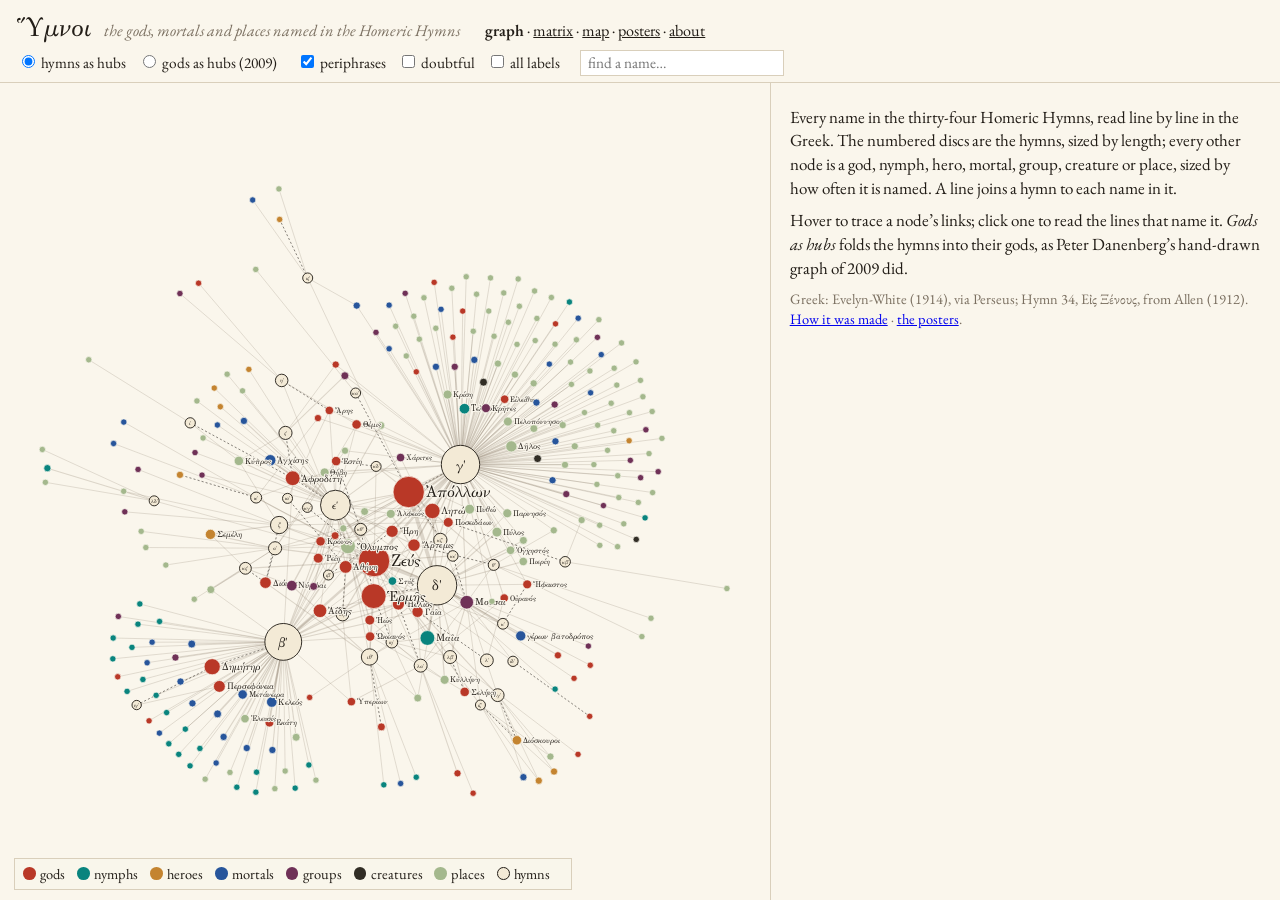
<file: site/index.html>
<!doctype html>
<html lang="en">
<head>
<meta charset="utf-8">
<meta name="viewport" content="width=device-width, initial-scale=1">
<title>Ὕμνοι · the names in the Homeric Hymns</title>
<link rel="stylesheet" href="palette.css">
<link rel="stylesheet" href="style.css">
</head>
<body>
<header>
  <h1><span class="grc">Ὕμνοι</span> <small>the gods, mortals and places named in the Homeric Hymns</small></h1>
  <nav class="views"><b>graph</b> · <a href="matrix.html" id="to-matrix">matrix</a> · <a href="map.html" id="to-map">map</a> · <a href="poster/">posters</a> · <a href="about.html">about</a></nav>
  <nav id="controls">
    <span class="group" role="radiogroup" aria-label="Hubs">
      <label><input type="radio" name="hubs" value="hymns" checked> hymns as hubs</label>
      <label><input type="radio" name="hubs" value="gods"> gods as hubs (2009)</label>
    </span>
    <span class="group">
      <label title="Periphrases (Κρόνου πολυώνυμος υἱός) and personifications (Γαῖα)"><input type="checkbox" id="phrases" checked> periphrases</label>
      <label title="Mentions marked uncertain, and collectives hidden by default (REVIEW.md)"><input type="checkbox" id="doubtful"> doubtful</label>
      <label title="Label every node, not only the larger ones"><input type="checkbox" id="alllabels"> all labels</label>
    </span>
    <span class="group"><input type="search" id="find" placeholder="find a name…" autocomplete="off" list="names"><datalist id="names"></datalist></span>
  </nav>
</header>
<main>
  <div id="chart"><svg id="graph"></svg><div id="legend"></div><div id="tip" hidden></div></div>
  <aside id="panel">
    <div id="intro">
      <p>Every name in the thirty-four Homeric Hymns, read line by line in the Greek. The numbered discs are the
      hymns, sized by length; every other node is a god, nymph, hero, mortal, group, creature or place, sized by how often
      it is named. A line joins a hymn to each name in it.</p>
      <p>Hover to trace a node’s links; click one to read the lines that name it. <em>Gods as hubs</em> folds the
      hymns into their gods, as Peter Danenberg’s hand-drawn graph of 2009 did.</p>
      <p class="fine">Greek: Evelyn-White (1914), via Perseus; Hymn 34, Εἰς Ξένους, from Allen (1912).
      <a href="about.html">How it was made</a> · <a href="poster/">the posters</a>.</p>
    </div>
    <div id="detail" hidden></div>
  </aside>
</main>
<script src="vendor/d3.v7.9.0.min.js"></script>
<script src="hymnoi.js"></script>
</body>
</html>
</file>
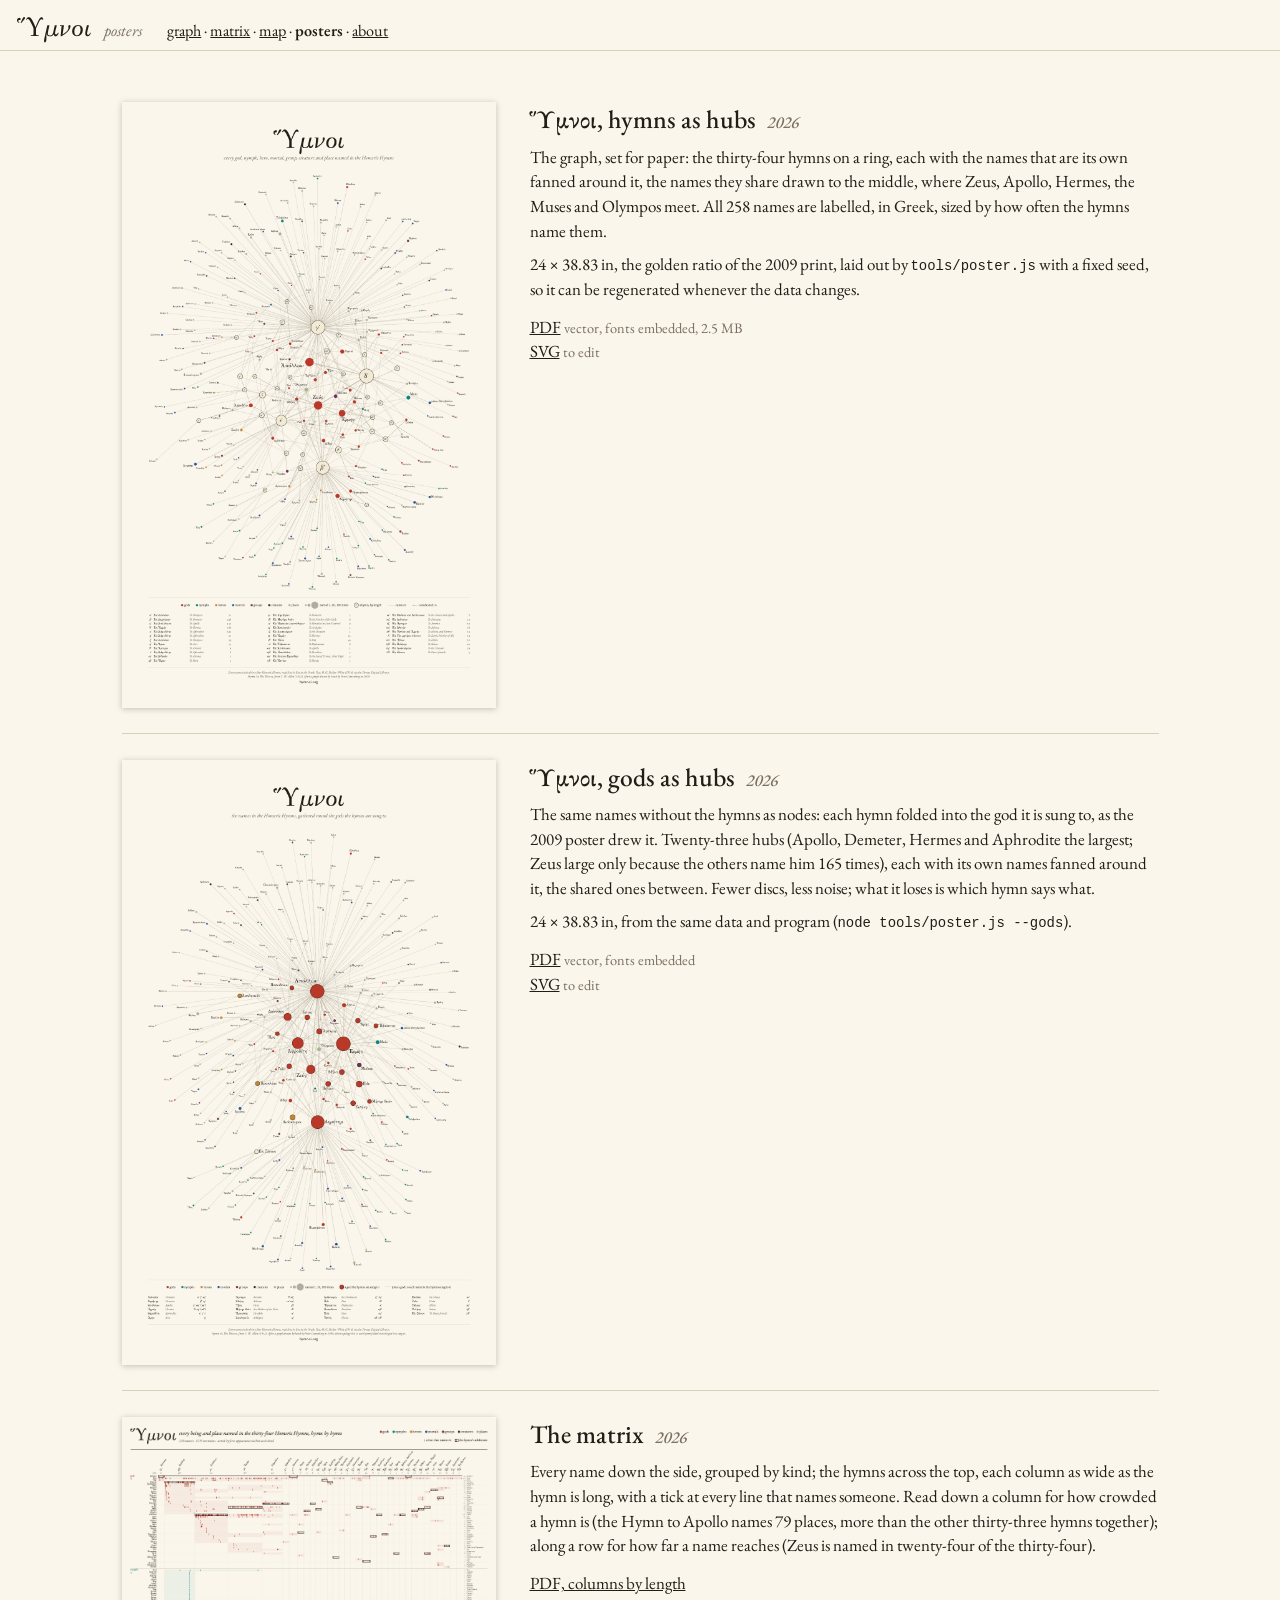
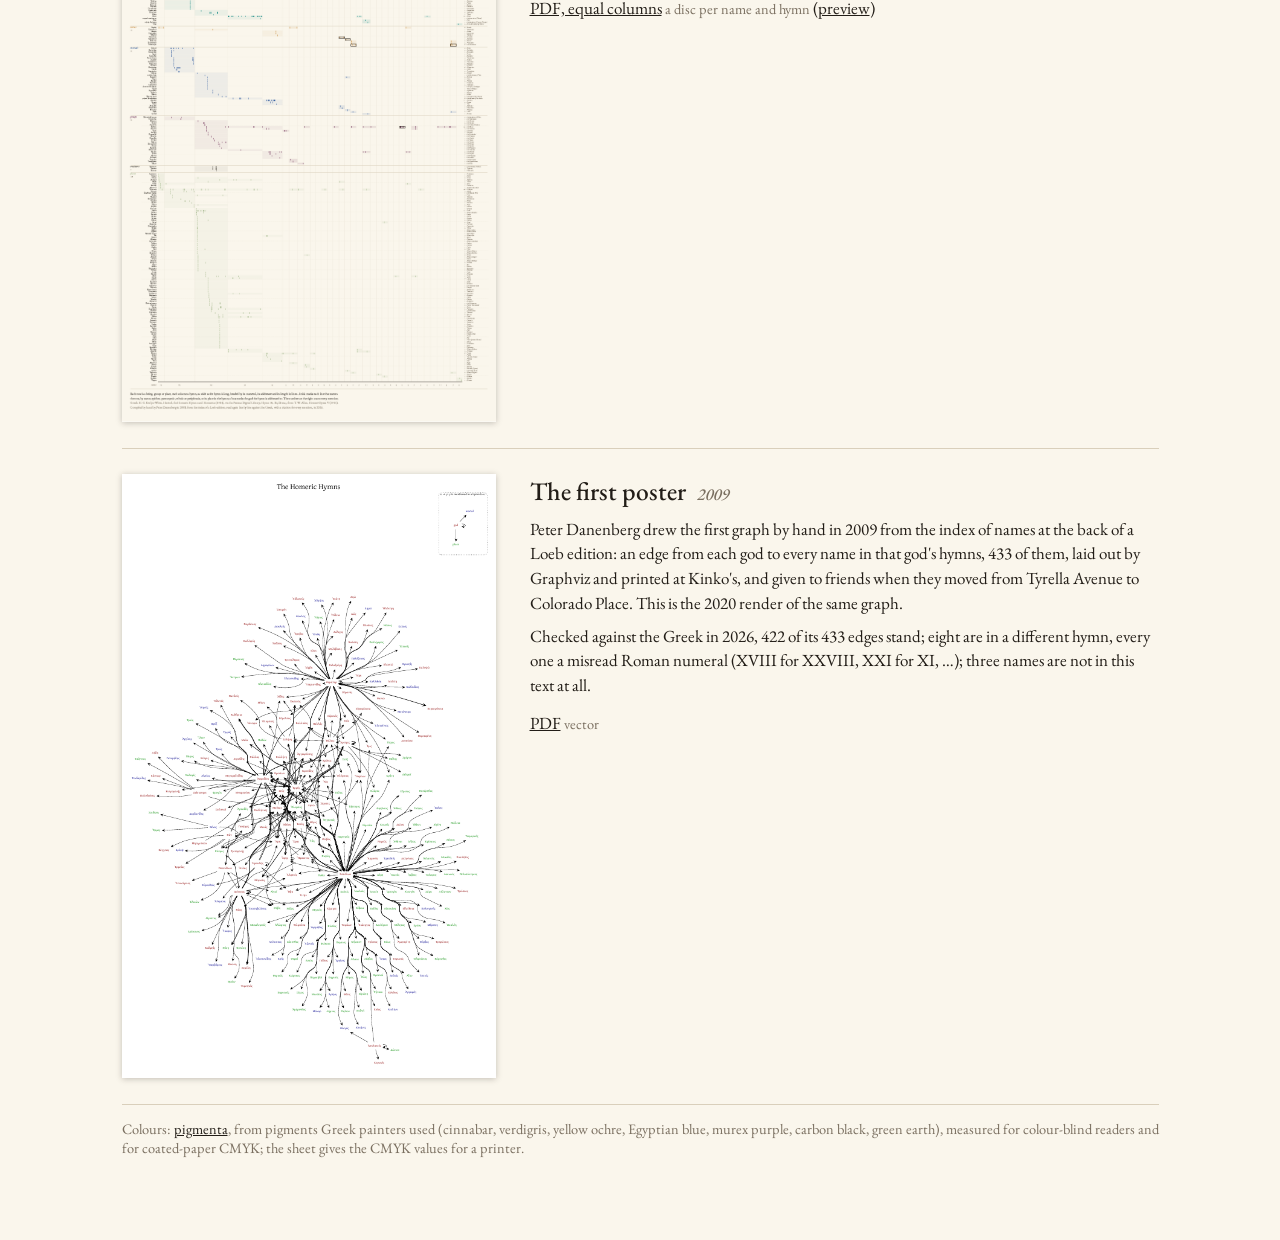
<file: site/poster/index.html>
<!doctype html>
<html lang="en">
<head>
<meta charset="utf-8">
<meta name="viewport" content="width=device-width, initial-scale=1">
<title>Ὕμνοι · posters</title>
<link rel="stylesheet" href="../palette.css">
<link rel="stylesheet" href="../style.css">
<link rel="stylesheet" href="../pages.css">
</head>
<body class="page">
<header>
  <h1><a href="../index.html" class="home"><span class="grc">Ὕμνοι</span></a> <small>posters</small></h1>
  <nav class="views"><a href="../index.html">graph</a> · <a href="../matrix.html">matrix</a> · <a href="../map.html">map</a> · <b>posters</b> · <a href="../about.html">about</a></nav>
</header>
<article>

<section class="poster">
  <a href="hymnoi-hubs.pdf"><img src="hymnoi-hubs-preview.png" alt="The hymns-as-hubs poster: the thirty-four hymns on a ring, every name around them" width="600"></a>
  <div>
    <h2>Ὕμνοι, hymns as hubs <span class="en">2026</span></h2>
    <p>The graph, set for paper: the thirty-four hymns on a ring, each with the names that are its own fanned
    around it, the names they share drawn to the middle, where Zeus, Apollo, Hermes, the Muses and Olympos
    meet. All 258 names are labelled, in Greek, sized by how often the hymns name them.</p>
    <p>24 × 38.83 in, the golden ratio of the 2009 print, laid out by <code>tools/poster.js</code> with a fixed seed,
    so it can be regenerated whenever the data changes.</p>
    <p class="dl"><a href="hymnoi-hubs.pdf">PDF</a> <span class="fine">vector, fonts embedded, 2.5 MB</span><br>
    <a href="hymnoi-hubs.svg">SVG</a> <span class="fine">to edit</span></p>
  </div>
</section>

<section class="poster">
  <a href="hymnoi-gods.pdf"><img src="hymnoi-gods-preview.png" alt="The gods-as-hubs poster: every name gathered round the gods the hymns are sung to" width="600"></a>
  <div>
    <h2>Ὕμνοι, gods as hubs <span class="en">2026</span></h2>
    <p>The same names without the hymns as nodes: each hymn folded into the god it is sung to, as the 2009 poster
    drew it. Twenty-three hubs (Apollo, Demeter, Hermes and Aphrodite the largest; Zeus large only because the
    others name him 165 times), each with its own names fanned around it, the shared ones between.
    Fewer discs, less noise; what it loses is which hymn says what.</p>
    <p>24 × 38.83 in, from the same data and program (<code>node tools/poster.js --gods</code>).</p>
    <p class="dl"><a href="hymnoi-gods.pdf">PDF</a> <span class="fine">vector, fonts embedded</span><br>
    <a href="hymnoi-gods.svg">SVG</a> <span class="fine">to edit</span></p>
  </div>
</section>

<section class="poster">
  <a href="matrix-24x38.8-lines.pdf"><img src="matrix-24x38.8-lines.png" alt="The matrix poster, columns as wide as the hymns are long" width="600"></a>
  <div>
    <h2>The matrix <span class="en">2026</span></h2>
    <p>Every name down the side, grouped by kind; the hymns across the top, each column as wide as the hymn is
    long, with a tick at every line that names someone. Read down a column for how crowded a hymn is
    (the Hymn to Apollo names 79 places, more than the other thirty-three hymns together); along a row for how far a name
    reaches (Zeus is named in twenty-four of the thirty-four).</p>
    <p class="dl"><a href="matrix-24x38.8-lines.pdf">PDF, columns by length</a><br>
    <a href="matrix-24x38.8.pdf">PDF, equal columns</a> <span class="fine">a disc per name and hymn</span>
    (<a href="matrix-24x38.8.png">preview</a>)</p>
  </div>
</section>

<section class="poster">
  <a href="hymnoi-2020.pdf"><img src="hymnoi-2020-preview.png" alt="The first poster: the 2009 graph, gods, mortals and places in red, blue and green" width="600"></a>
  <div>
    <h2>The first poster <span class="en">2009</span></h2>
    <p>Peter Danenberg drew the first graph by hand in 2009 from the index of names at the back of a Loeb
    edition: an edge from each god to every name in that god's hymns, 433 of them, laid out by Graphviz and
    printed at Kinko's, and given to friends when they moved from Tyrella Avenue to Colorado Place.
    This is the 2020 render of the same graph.</p>
    <p>Checked against the Greek in 2026, 422 of its 433 edges stand; eight are in a different hymn, every one
    a misread Roman numeral (XVIII for XXVIII, XXI for XI, …); three names are not in this text at all.</p>
    <p class="dl"><a href="hymnoi-2020.pdf">PDF</a> <span class="fine">vector</span></p>
  </div>
</section>

<p class="fine">Colours: <a href="../palettes/">pigmenta</a>, from pigments Greek painters used (cinnabar, verdigris,
yellow ochre, Egyptian blue, murex purple, carbon black, green earth), measured for colour-blind readers and
for coated-paper CMYK; the sheet gives the CMYK values for a printer.</p>
</article>
</body>
</html>
</file>
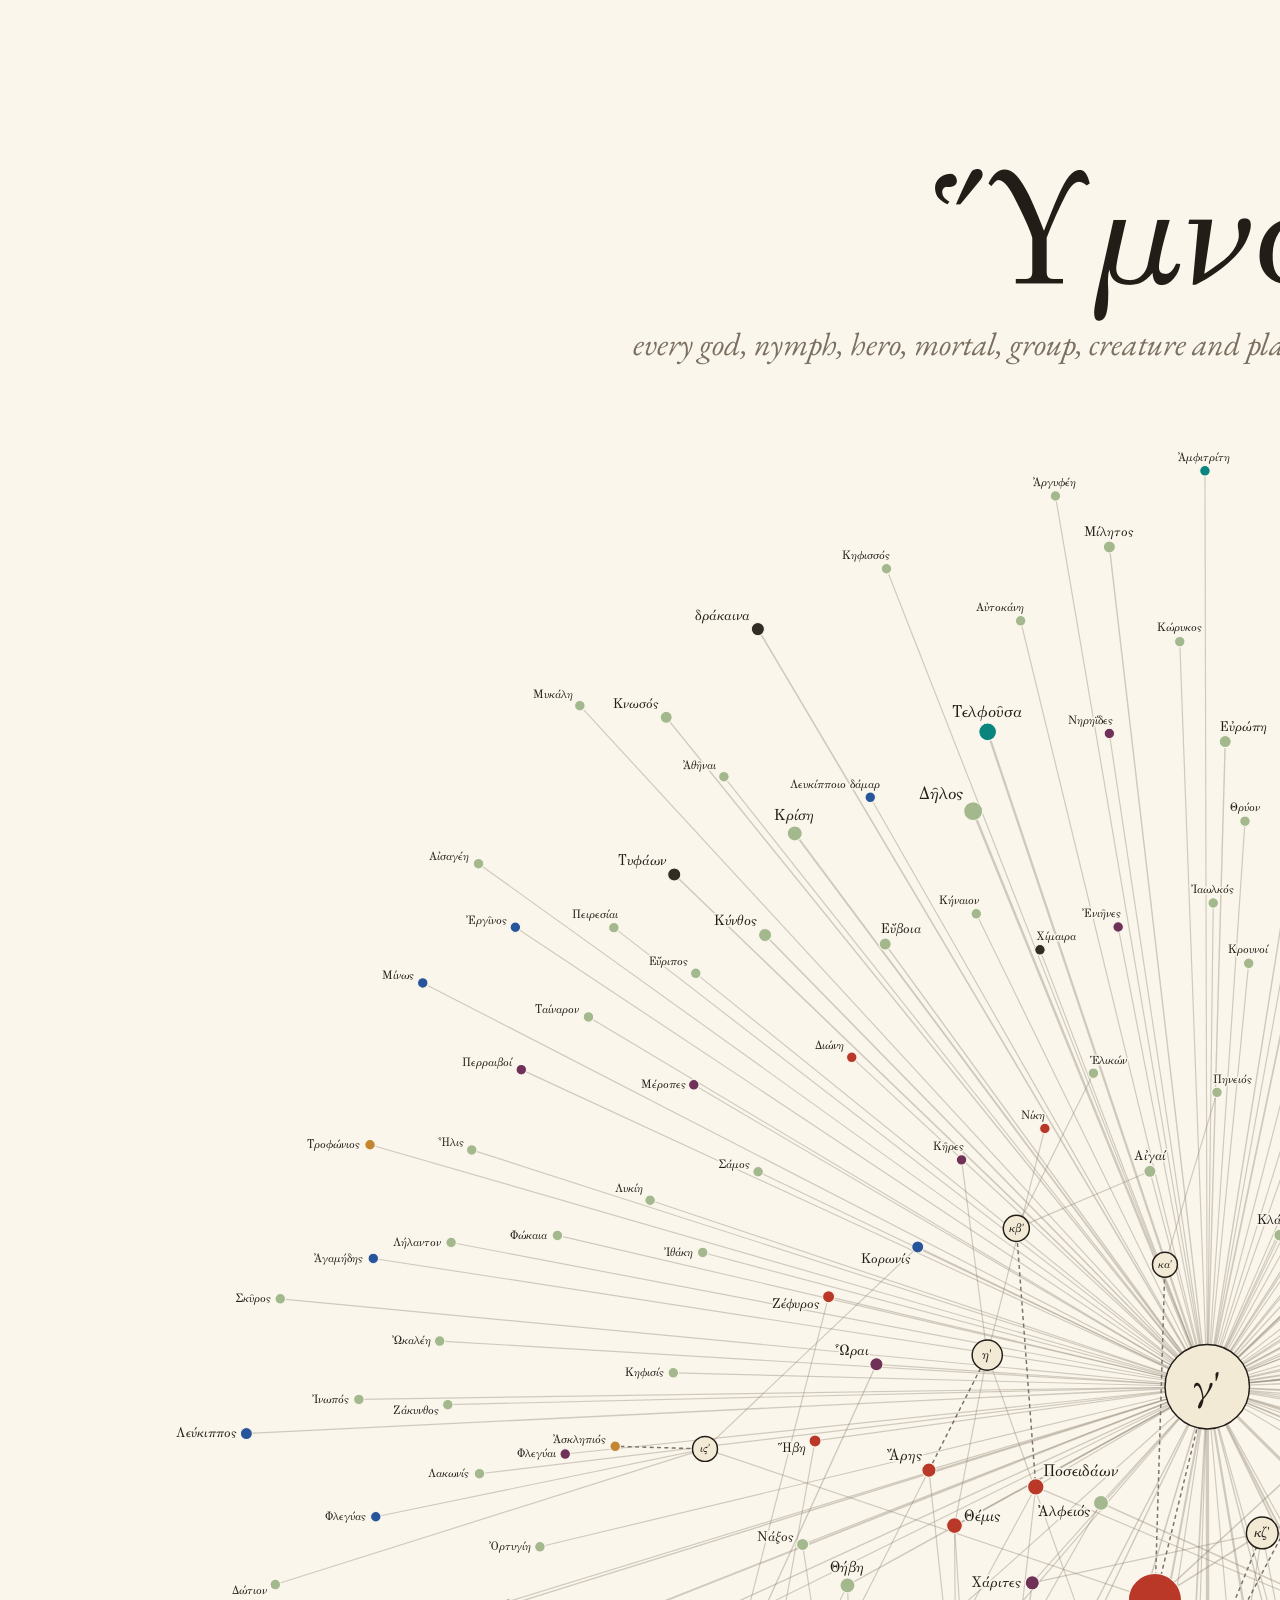
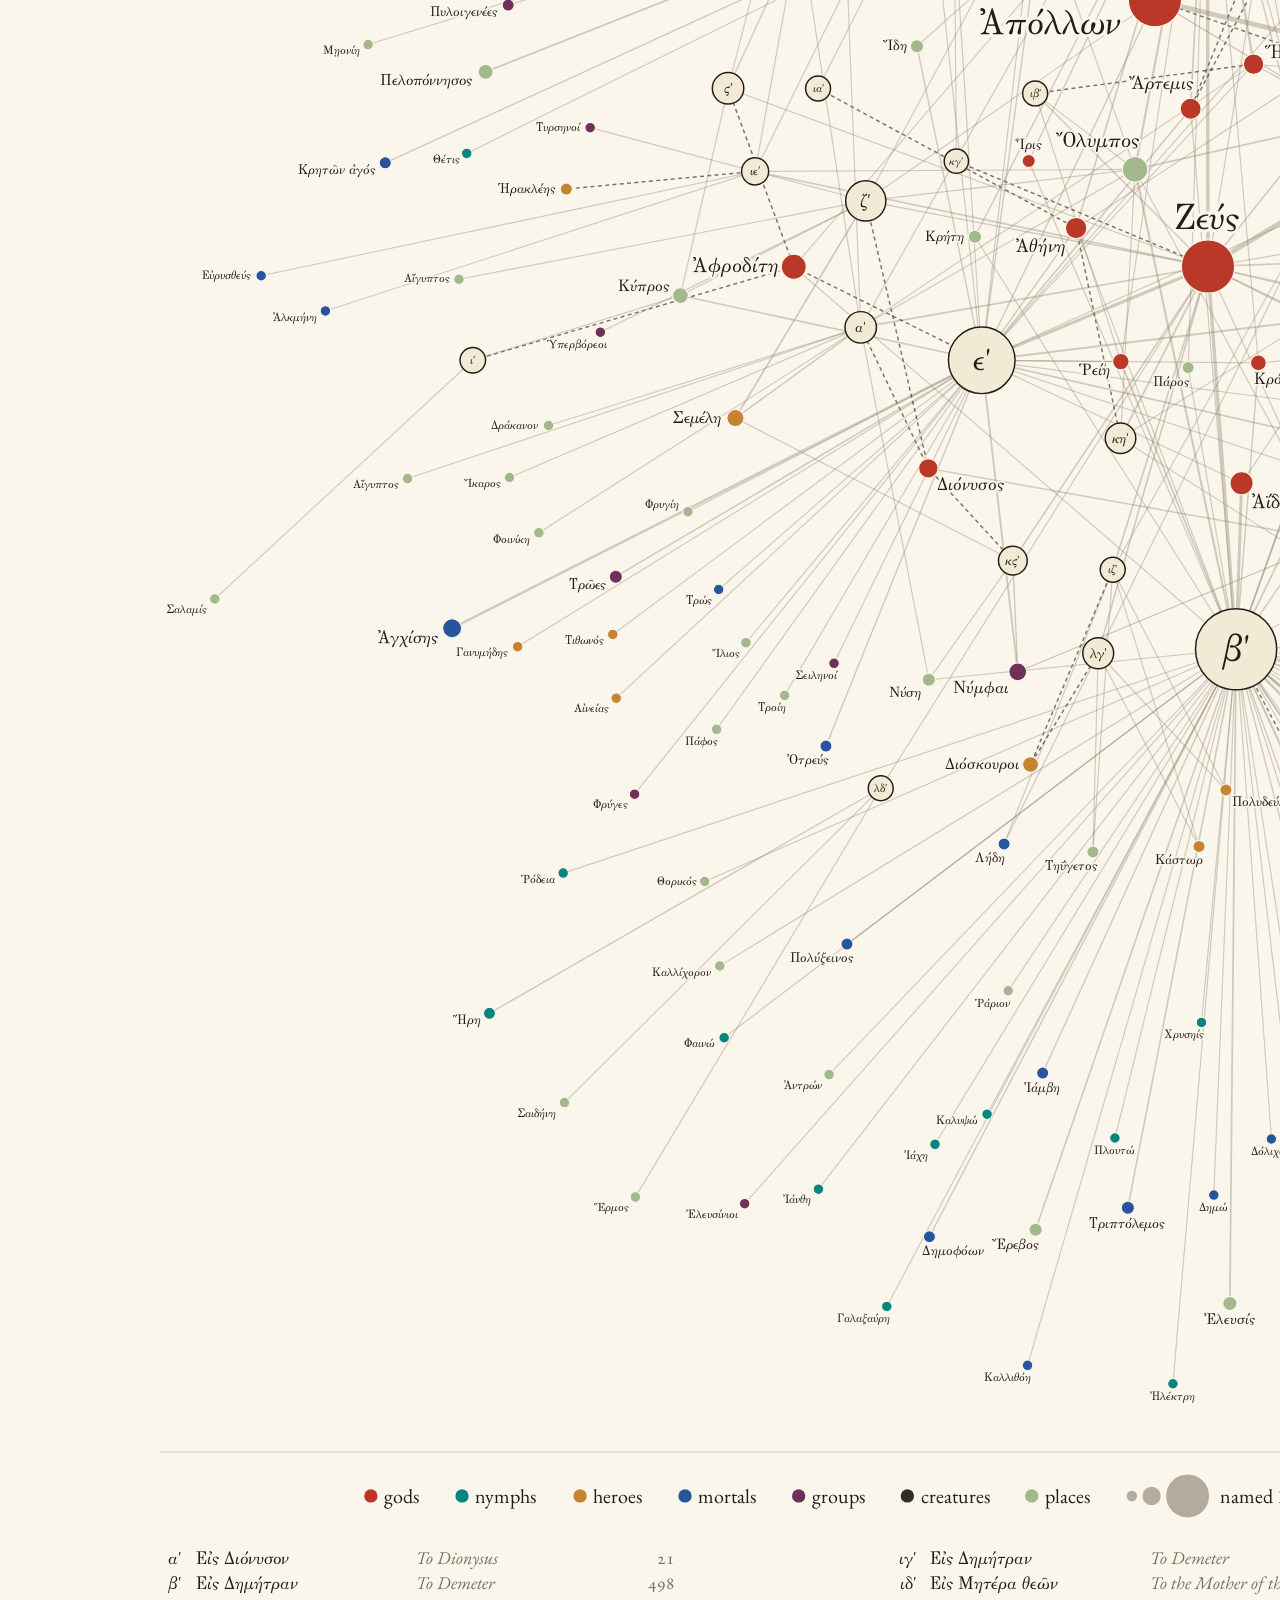
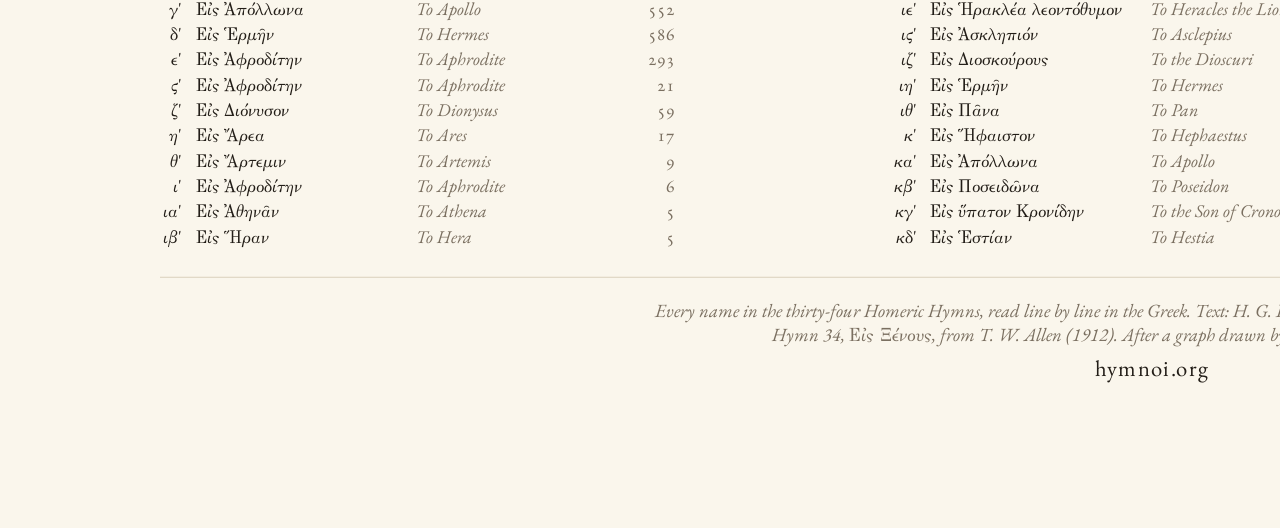
<file: poster/hymnoi-hubs.html>
<!doctype html><html><head><meta charset="utf-8"><style>
@page { size: 24in 38.833in; margin: 0 }
html, body { margin: 0; padding: 0; }
svg { display: block; width: 24in; height: 38.833in; }
</style></head><body>
<svg xmlns="http://www.w3.org/2000/svg" width="24in" height="38.833in" viewBox="0 0 1728 2795.96">
<title>Ὕμνοι: the names in the Homeric Hymns</title>
<style>
@font-face { font-family: "EB Garamond"; src: url(../site/fonts/ebgaramond-roman.woff2) format("woff2"); font-style: normal; font-weight: 400 800; }
@font-face { font-family: "EB Garamond"; src: url(../site/fonts/ebgaramond-italic.woff2) format("woff2"); font-style: italic; font-weight: 400 800; }
@font-face { font-family: "GFS Porson"; src: url(../site/fonts/GFSPorson.otf) format("opentype"); }
text { font-family: "EB Garamond", serif; fill: #221d17; }
.grc { font-family: "GFS Porson", "EB Garamond", serif; }
.title { font-size: 120px; }
.sub { font-size: 24px; font-style: italic; fill: #7a6f60; }
.leg { font-size: 15px; }
.key text { font-size: 13.5px; }
.key .en { font-style: italic; fill: #7a6f60; }
.key .ln { fill: #7a6f60; font-variant-numeric: oldstyle-nums; }
.colo { font-size: 14px; font-style: italic; fill: #7a6f60; }
.colo .grc { font-style: normal; }
.url { font-size: 17px; letter-spacing: 0.06em; }
.rule { stroke: #d9cfbb; stroke-width: 0.8; }
.link { stroke: #8c7f6c; stroke-opacity: 0.38; fill: none; }
.link.ded { stroke: #221d17; stroke-opacity: 0.6; stroke-dasharray: 3 2.5; stroke-width: 1.1; }
.leader { stroke: #7a6f60; stroke-width: 0.5; fill: none; }
.node { stroke: #faf6ec; stroke-width: 0.8; }
.hymn { fill: #f3ead6; stroke: #221d17; stroke-width: 1.1; }
.lab { font-family: "GFS Porson", "EB Garamond", serif; paint-order: stroke; stroke: #faf6ec; stroke-linejoin: round; }
.num { font-family: "GFS Porson", "EB Garamond", serif; }
</style>
<rect width="1728" height="2795.96" fill="#faf6ec"/>
<g id="links">
<line class="link ded" x1="354.59" y1="1470.17" x2="595.33" y2="1400.08"/>
<line class="link" x1="354.59" y1="1470.17" x2="510.34" y2="1421.68" stroke-width="0.87"/>
<line class="link" x1="354.59" y1="1470.17" x2="161.1" y2="1649.21" stroke-width="0.87"/>
<line class="link" x1="613.55" y1="1266.35" x2="696.71" y2="1102.61" stroke-width="0.87"/>
<line class="link ded" x1="613.55" y1="1266.35" x2="807.1" y2="1371.02"/>
<line class="link ded" x1="776.35" y1="1270.05" x2="940.19" y2="1248.09"/>
<line class="link" x1="776.35" y1="1270.05" x2="851.29" y2="1327.07" stroke-width="0.87"/>
<line class="link" x1="776.35" y1="1270.05" x2="840.63" y2="1471.18" stroke-width="0.87"/>
<line class="link" x1="776.35" y1="1270.05" x2="906" y2="1399.86" stroke-width="1.04"/>
<line class="link ded" x1="1131.03" y1="1859.59" x2="995.64" y2="1817.69"/>
<line class="link" x1="1131.03" y1="1859.59" x2="1056.02" y2="1795.3" stroke-width="0.87"/>
<line class="link ded" x1="1244.32" y1="1480.07" x2="1435.49" y2="1601.64"/>
<line class="link" x1="1244.32" y1="1480.07" x2="986.67" y2="1357.56" stroke-width="0.87"/>
<line class="link" x1="1244.32" y1="1480.07" x2="906" y2="1399.86" stroke-width="0.87"/>
<line class="link" x1="566.33" y1="1328.54" x2="244.08" y2="1433.22" stroke-width="0.87"/>
<line class="link" x1="566.33" y1="1328.54" x2="195.88" y2="1406.8" stroke-width="0.87"/>
<line class="link" x1="566.33" y1="1328.54" x2="611.28" y2="1080.7" stroke-width="0.87"/>
<line class="link ded" x1="566.33" y1="1328.54" x2="424.73" y2="1341.75"/>
<line class="link" x1="566.33" y1="1328.54" x2="851.29" y2="1327.07" stroke-width="0.87"/>
<line class="link" x1="566.33" y1="1328.54" x2="635.6" y2="1189" stroke-width="0.87"/>
<line class="link" x1="566.33" y1="1328.54" x2="906" y2="1399.86" stroke-width="1.18"/>
<line class="link" x1="528.75" y1="1086.67" x2="866.2" y2="1200.09" stroke-width="0.87"/>
<line class="link ded" x1="528.75" y1="1086.67" x2="461.39" y2="1084.74"/>
<line class="link" x1="528.75" y1="1086.67" x2="206.51" y2="1188.4" stroke-width="0.87"/>
<line class="link" x1="528.75" y1="1086.67" x2="688.29" y2="935.23" stroke-width="0.87"/>
<line class="link" x1="528.75" y1="1086.67" x2="281.83" y2="1137.55" stroke-width="0.87"/>
<line class="link ded" x1="834.54" y1="1627.26" x2="772.92" y2="1773.39"/>
<line class="link" x1="834.54" y1="1627.26" x2="899.28" y2="1834.81" stroke-width="0.87"/>
<line class="link" x1="834.54" y1="1627.26" x2="753.08" y2="1832.93" stroke-width="0.87"/>
<line class="link" x1="834.54" y1="1627.26" x2="986.67" y2="1357.56" stroke-width="0.87"/>
<line class="link" x1="834.54" y1="1627.26" x2="919.47" y2="1792.46" stroke-width="0.87"/>
<line class="link" x1="834.54" y1="1627.26" x2="819.67" y2="1838.93" stroke-width="0.87"/>
<line class="link" x1="834.54" y1="1627.26" x2="906" y2="1399.86" stroke-width="1.18"/>
<line class="link" x1="1194.43" y1="1389.29" x2="1293.17" y2="1533.74" stroke-width="0.87"/>
<line class="link" x1="1194.43" y1="1389.29" x2="1484.6" y2="1541.55" stroke-width="0.87"/>
<line class="link" x1="1194.43" y1="1389.29" x2="940.19" y2="1248.09" stroke-width="0.87"/>
<line class="link ded" x1="1194.43" y1="1389.29" x2="1016.79" y2="1436.18"/>
<line class="link" x1="1194.43" y1="1389.29" x2="1316.98" y2="1299.99" stroke-width="0.87"/>
<line class="link" x1="1194.43" y1="1389.29" x2="1322.93" y2="1364.15" stroke-width="1.18"/>
<line class="link" x1="1194.43" y1="1389.29" x2="906" y2="1399.86" stroke-width="1.18"/>
<line class="link" x1="999.85" y1="1605.31" x2="1293.17" y2="1533.74" stroke-width="0.87"/>
<line class="link" x1="999.85" y1="1605.31" x2="696.24" y2="1551.26" stroke-width="1.04"/>
<line class="link" x1="999.85" y1="1605.31" x2="1124.71" y2="1758.78" stroke-width="0.87"/>
<line class="link" x1="999.85" y1="1605.31" x2="1161.17" y2="1727.68" stroke-width="0.87"/>
<line class="link" x1="999.85" y1="1605.31" x2="1201.39" y2="1694.51" stroke-width="0.87"/>
<line class="link" x1="999.85" y1="1605.31" x2="1016.79" y2="1436.18" stroke-width="1.39"/>
<line class="link" x1="999.85" y1="1605.31" x2="986.67" y2="1357.56" stroke-width="0.87"/>
<line class="link" x1="999.85" y1="1605.31" x2="763.28" y2="1703.9" stroke-width="1.04"/>
<line class="link" x1="999.85" y1="1605.31" x2="851.29" y2="1327.07" stroke-width="0.87"/>
<line class="link ded" x1="999.85" y1="1605.31" x2="1048.48" y2="1727.76"/>
<line class="link" x1="999.85" y1="1605.31" x2="906" y2="1399.86" stroke-width="0.87"/>
<line class="link" x1="645.55" y1="1445.52" x2="305.67" y2="1558.92" stroke-width="0.87"/>
<line class="link" x1="645.55" y1="1445.52" x2="825.73" y2="1127.16" stroke-width="0.87"/>
<line class="link ded" x1="645.55" y1="1445.52" x2="696.24" y2="1551.26"/>
<line class="link" x1="645.55" y1="1445.52" x2="411.4" y2="1519.13" stroke-width="0.87"/>
<line class="link" x1="645.55" y1="1445.52" x2="940.19" y2="1248.09" stroke-width="0.87"/>
<line class="link" x1="645.55" y1="1445.52" x2="382.13" y2="1558.11" stroke-width="0.87"/>
<line class="link" x1="645.55" y1="1445.52" x2="601.95" y2="1158.36" stroke-width="0.87"/>
<line class="link" x1="645.55" y1="1445.52" x2="696.62" y2="1709.78" stroke-width="0.87"/>
<line class="link" x1="645.55" y1="1445.52" x2="851.29" y2="1327.07" stroke-width="0.87"/>
<line class="link" x1="645.55" y1="1445.52" x2="404.19" y2="1599.54" stroke-width="0.87"/>
<line class="link" x1="645.55" y1="1445.52" x2="551.58" y2="1513.57" stroke-width="1.18"/>
<line class="link" x1="645.55" y1="1445.52" x2="635.6" y2="1189" stroke-width="0.87"/>
<line class="link" x1="645.55" y1="1445.52" x2="906" y2="1399.86" stroke-width="1.29"/>
<line class="link" x1="1120.81" y1="1166.29" x2="807.1" y2="1371.02" stroke-width="0.87"/>
<line class="link ded" x1="1120.81" y1="1166.29" x2="1186.92" y2="1072.6"/>
<line class="link" x1="1120.81" y1="1166.29" x2="986.67" y2="1357.56" stroke-width="0.87"/>
<line class="link ded" x1="873.7" y1="948.52" x2="866.2" y2="1200.09"/>
<line class="link" x1="873.7" y1="948.52" x2="912.74" y2="819.27" stroke-width="0.87"/>
<line class="link" x1="762.25" y1="921.28" x2="862.42" y2="878.5" stroke-width="0.87"/>
<line class="link" x1="762.25" y1="921.28" x2="820.07" y2="804.87" stroke-width="0.87"/>
<line class="link ded" x1="762.25" y1="921.28" x2="776.83" y2="1115.13"/>
<line class="link" x1="717.27" y1="1320.85" x2="715.86" y2="1144.21" stroke-width="0.87"/>
<line class="link ded" x1="717.27" y1="1320.85" x2="906" y2="1399.86"/>
<line class="link" x1="1134.78" y1="1361.88" x2="866.2" y2="1200.09" stroke-width="1.04"/>
<line class="link ded" x1="1134.78" y1="1361.88" x2="1079.63" y2="1515.1"/>
<line class="link" x1="1134.78" y1="1361.88" x2="1093.68" y2="1098.68" stroke-width="0.87"/>
<line class="link" x1="1134.78" y1="1361.88" x2="906" y2="1399.86" stroke-width="0.87"/>
<line class="link ded" x1="1022.16" y1="1254.39" x2="866.2" y2="1200.09"/>
<line class="link ded" x1="1022.16" y1="1254.39" x2="986.67" y2="1357.56"/>
<line class="link" x1="1022.16" y1="1254.39" x2="906" y2="1399.86" stroke-width="1.18"/>
<line class="link ded" x1="759.64" y1="1620.45" x2="696.24" y2="1551.26"/>
<line class="link" x1="759.64" y1="1620.45" x2="763.28" y2="1703.9" stroke-width="1.04"/>
<line class="link" x1="759.64" y1="1620.45" x2="696.62" y2="1709.78" stroke-width="0.87"/>
<line class="link" x1="759.64" y1="1620.45" x2="551.58" y2="1513.57" stroke-width="0.87"/>
<line class="link" x1="759.64" y1="1620.45" x2="906" y2="1399.86" stroke-width="1.18"/>
<line class="link" x1="946.71" y1="1149.67" x2="866.2" y2="1200.09" stroke-width="1.29"/>
<line class="link ded" x1="946.71" y1="1149.67" x2="893.01" y2="1281.57"/>
<line class="link" x1="946.71" y1="1149.67" x2="774.19" y2="1187.14" stroke-width="0.87"/>
<line class="link" x1="946.71" y1="1149.67" x2="1017.35" y2="1151.39" stroke-width="1.04"/>
<line class="link" x1="946.71" y1="1149.67" x2="986.67" y2="1357.56" stroke-width="0.87"/>
<line class="link" x1="946.71" y1="1149.67" x2="1093.68" y2="1098.68" stroke-width="0.87"/>
<line class="link" x1="946.71" y1="1149.67" x2="906" y2="1399.86" stroke-width="0.87"/>
<line class="link ded" x1="840.4" y1="1528.65" x2="807.1" y2="1371.02"/>
<line class="link" x1="840.4" y1="1528.65" x2="1073.4" y2="1383.64" stroke-width="0.87"/>
<line class="link" x1="840.4" y1="1528.65" x2="1080.87" y2="1680.56" stroke-width="0.87"/>
<line class="link" x1="840.4" y1="1528.65" x2="851.29" y2="1327.07" stroke-width="0.87"/>
<line class="link" x1="840.4" y1="1528.65" x2="906" y2="1399.86" stroke-width="1.29"/>
<line class="link ded" x1="1157.48" y1="1454.24" x2="1016.79" y2="1436.18"/>
<line class="link ded" x1="1157.48" y1="1454.24" x2="1079.63" y2="1515.1"/>
<line class="link" x1="1157.48" y1="1454.24" x2="943.79" y2="1472.15" stroke-width="0.87"/>
<line class="link" x1="1157.48" y1="1454.24" x2="1322.93" y2="1364.15" stroke-width="0.87"/>
<line class="link" x1="1157.48" y1="1454.24" x2="906" y2="1399.86" stroke-width="0.87"/>
<line class="link" x1="927.06" y1="1686.95" x2="1141.08" y2="2141.04" stroke-width="0.87"/>
<line class="link" x1="927.06" y1="1686.95" x2="992.21" y2="2106.35" stroke-width="0.87"/>
<line class="link" x1="927.06" y1="1686.95" x2="621.82" y2="2005.94" stroke-width="0.87"/>
<line class="link" x1="927.06" y1="1686.95" x2="595.33" y2="1400.08" stroke-width="0.87"/>
<line class="link" x1="927.06" y1="1686.95" x2="893.01" y2="1281.57" stroke-width="0.87"/>
<line class="link" x1="927.06" y1="1686.95" x2="807.1" y2="1371.02" stroke-width="0.87"/>
<line class="link" x1="927.06" y1="1686.95" x2="901.11" y2="1966.84" stroke-width="0.87"/>
<line class="link ded" x1="927.06" y1="1686.95" x2="995.64" y2="1817.69"/>
<line class="link" x1="927.06" y1="1686.95" x2="910.35" y2="2096.29" stroke-width="0.87"/>
<line class="link" x1="927.06" y1="1686.95" x2="697.07" y2="2127.56" stroke-width="1.04"/>
<line class="link" x1="927.06" y1="1686.95" x2="1306.55" y2="2066.91" stroke-width="1.18"/>
<line class="link" x1="927.06" y1="1686.95" x2="953.55" y2="2054.23" stroke-width="0.87"/>
<line class="link" x1="927.06" y1="1686.95" x2="879.69" y2="2237.83" stroke-width="0.87"/>
<line class="link" x1="927.06" y1="1686.95" x2="558.51" y2="2102.73" stroke-width="0.87"/>
<line class="link" x1="927.06" y1="1686.95" x2="922.41" y2="2177.6" stroke-width="1.29"/>
<line class="link" x1="927.06" y1="1686.95" x2="776.73" y2="2122.27" stroke-width="1.18"/>
<line class="link" x1="927.06" y1="1686.95" x2="1091.06" y2="2142.28" stroke-width="1.04"/>
<line class="link" x1="927.06" y1="1686.95" x2="1054.26" y2="1329.4" stroke-width="1.04"/>
<line class="link" x1="927.06" y1="1686.95" x2="665.1" y2="2179.84" stroke-width="0.87"/>
<line class="link" x1="927.06" y1="1686.95" x2="931.18" y2="1562.5" stroke-width="2.23"/>
<line class="link" x1="927.06" y1="1686.95" x2="1286.19" y2="1981.65" stroke-width="1.39"/>
<line class="link" x1="927.06" y1="1686.95" x2="1073.4" y2="1383.64" stroke-width="1.29"/>
<line class="link" x1="927.06" y1="1686.95" x2="1016.79" y2="1436.18" stroke-width="1.39"/>
<line class="link" x1="927.06" y1="1686.95" x2="1080.87" y2="1680.56" stroke-width="0.87"/>
<line class="link" x1="927.06" y1="1686.95" x2="701.26" y2="2058.24" stroke-width="0.87"/>
<line class="link" x1="927.06" y1="1686.95" x2="782.02" y2="2004.78" stroke-width="1.04"/>
<line class="link" x1="927.06" y1="1686.95" x2="1091.53" y2="2047.55" stroke-width="0.87"/>
<line class="link" x1="927.06" y1="1686.95" x2="613.85" y2="2091.86" stroke-width="0.87"/>
<line class="link" x1="927.06" y1="1686.95" x2="771.53" y2="1320.8" stroke-width="0.87"/>
<line class="link" x1="927.06" y1="1686.95" x2="539.84" y2="1924.44" stroke-width="0.87"/>
<line class="link" x1="927.06" y1="1686.95" x2="1146.48" y2="2016.51" stroke-width="1.04"/>
<line class="link" x1="927.06" y1="1686.95" x2="1166.24" y2="2088.85" stroke-width="0.87"/>
<line class="link" x1="927.06" y1="1686.95" x2="770.66" y2="2224" stroke-width="0.87"/>
<line class="link" x1="927.06" y1="1686.95" x2="740.31" y2="2035.64" stroke-width="0.87"/>
<line class="link" x1="927.06" y1="1686.95" x2="1351.88" y2="1847.59" stroke-width="1.71"/>
<line class="link" x1="927.06" y1="1686.95" x2="1055.62" y2="2182.64" stroke-width="1.04"/>
<line class="link" x1="927.06" y1="1686.95" x2="1308.02" y2="1775.2" stroke-width="0.87"/>
<line class="link" x1="927.06" y1="1686.95" x2="731.19" y2="1377.56" stroke-width="0.87"/>
<line class="link" x1="927.06" y1="1686.95" x2="943.79" y2="1472.15" stroke-width="1.04"/>
<line class="link" x1="927.06" y1="1686.95" x2="1464.4" y2="1783.79" stroke-width="0.87"/>
<line class="link" x1="927.06" y1="1686.95" x2="1232.6" y2="2112.41" stroke-width="0.87"/>
<line class="link" x1="927.06" y1="1686.95" x2="1202.93" y2="1975.12" stroke-width="0.87"/>
<line class="link" x1="927.06" y1="1686.95" x2="1421.73" y2="1822.61" stroke-width="1.48"/>
<line class="link" x1="927.06" y1="1686.95" x2="696.62" y2="1709.78" stroke-width="0.87"/>
<line class="link" x1="927.06" y1="1686.95" x2="1094.08" y2="1589.85" stroke-width="0.87"/>
<line class="link" x1="927.06" y1="1686.95" x2="989.23" y2="2214.1" stroke-width="0.87"/>
<line class="link" x1="927.06" y1="1686.95" x2="851.29" y2="1327.07" stroke-width="1.56"/>
<line class="link" x1="927.06" y1="1686.95" x2="1226.4" y2="1866.15" stroke-width="0.87"/>
<line class="link" x1="927.06" y1="1686.95" x2="891.17" y2="1475.67" stroke-width="0.87"/>
<line class="link" x1="927.06" y1="1686.95" x2="1293.04" y2="1860.23" stroke-width="0.87"/>
<line class="link" x1="927.06" y1="1686.95" x2="1056.02" y2="1795.3" stroke-width="1.9"/>
<line class="link" x1="927.06" y1="1686.95" x2="1025.56" y2="1994.36" stroke-width="0.87"/>
<line class="link" x1="927.06" y1="1686.95" x2="543.11" y2="1978.26" stroke-width="0.87"/>
<line class="link" x1="927.06" y1="1686.95" x2="836.19" y2="2053.51" stroke-width="0.87"/>
<line class="link" x1="927.06" y1="1686.95" x2="1302.4" y2="1722.25" stroke-width="0.87"/>
<line class="link" x1="927.06" y1="1686.95" x2="635.23" y2="1908.07" stroke-width="1.04"/>
<line class="link" x1="927.06" y1="1686.95" x2="756.17" y2="1943.06" stroke-width="0.87"/>
<line class="link" x1="927.06" y1="1686.95" x2="840.63" y2="1471.18" stroke-width="1.29"/>
<line class="link" x1="927.06" y1="1686.95" x2="422.38" y2="1854.82" stroke-width="0.87"/>
<line class="link" x1="927.06" y1="1686.95" x2="1256.64" y2="1914.53" stroke-width="0.87"/>
<line class="link" x1="927.06" y1="1686.95" x2="1112.73" y2="1416.46" stroke-width="1.04"/>
<line class="link" x1="927.06" y1="1686.95" x2="528.51" y2="1861.12" stroke-width="0.87"/>
<line class="link" x1="927.06" y1="1686.95" x2="845.9" y2="2105.86" stroke-width="1.18"/>
<line class="link" x1="927.06" y1="1686.95" x2="1094.91" y2="1935.3" stroke-width="0.87"/>
<line class="link" x1="927.06" y1="1686.95" x2="906" y2="1399.86" stroke-width="2.55"/>
<line class="link ded" x1="1271.74" y1="1229" x2="1054.26" y2="1329.4"/>
<line class="link" x1="1271.74" y1="1229" x2="1197.38" y2="1158.26" stroke-width="0.87"/>
<line class="link" x1="1156.62" y1="1520.53" x2="1019.98" y2="1535.06" stroke-width="0.87"/>
<line class="link" x1="1156.62" y1="1520.53" x2="1371.2" y2="1655" stroke-width="1.04"/>
<line class="link" x1="1156.62" y1="1520.53" x2="1054.26" y2="1329.4" stroke-width="0.87"/>
<line class="link ded" x1="1156.62" y1="1520.53" x2="1073.4" y2="1383.64"/>
<line class="link" x1="1156.62" y1="1520.53" x2="1080.87" y2="1680.56" stroke-width="1.04"/>
<line class="link" x1="1156.62" y1="1520.53" x2="1293.23" y2="1665.03" stroke-width="0.87"/>
<line class="link" x1="1156.62" y1="1520.53" x2="986.67" y2="1357.56" stroke-width="0.87"/>
<line class="link" x1="1156.62" y1="1520.53" x2="1094.08" y2="1589.85" stroke-width="0.87"/>
<line class="link" x1="1156.62" y1="1520.53" x2="1197.38" y2="1158.26" stroke-width="0.87"/>
<line class="link" x1="1156.62" y1="1520.53" x2="1313.51" y2="1466.42" stroke-width="0.87"/>
<line class="link" x1="1156.62" y1="1520.53" x2="906" y2="1399.86" stroke-width="0.87"/>
<line class="link" x1="1217.91" y1="1555.96" x2="986.67" y2="1357.56" stroke-width="1.04"/>
<line class="link" x1="1217.91" y1="1555.96" x2="1094.08" y2="1589.85" stroke-width="0.87"/>
<line class="link" x1="1217.91" y1="1555.96" x2="1517.28" y2="1679.45" stroke-width="0.87"/>
<line class="link ded" x1="1217.91" y1="1555.96" x2="1313.51" y2="1466.42"/>
<line class="link" x1="1217.91" y1="1555.96" x2="906" y2="1399.86" stroke-width="1.18"/>
<line class="link ded" x1="823.66" y1="1689.94" x2="772.92" y2="1773.39"/>
<line class="link" x1="823.66" y1="1689.94" x2="899.28" y2="1834.81" stroke-width="0.87"/>
<line class="link" x1="823.66" y1="1689.94" x2="753.08" y2="1832.93" stroke-width="0.87"/>
<line class="link" x1="823.66" y1="1689.94" x2="986.67" y2="1357.56" stroke-width="0.87"/>
<line class="link" x1="823.66" y1="1689.94" x2="919.47" y2="1792.46" stroke-width="0.87"/>
<line class="link" x1="823.66" y1="1689.94" x2="819.67" y2="1838.93" stroke-width="0.87"/>
<line class="link" x1="823.66" y1="1689.94" x2="906" y2="1399.86" stroke-width="1.18"/>
<line class="link" x1="660.56" y1="1791.19" x2="367.09" y2="1959.96" stroke-width="1.04"/>
<line class="link" x1="660.56" y1="1791.19" x2="476.57" y2="2097.79" stroke-width="0.87"/>
<line class="link" x1="660.56" y1="1791.19" x2="423.33" y2="2026.95" stroke-width="0.87"/>
<line class="link" x1="660.56" y1="1791.19" x2="906" y2="1399.86" stroke-width="0.87"/>
<line class="link" x1="905.43" y1="1040.03" x2="279.97" y2="943.84" stroke-width="0.87"/>
<line class="link" x1="905.43" y1="1040.03" x2="862.42" y2="878.5" stroke-width="0.87"/>
<line class="link" x1="905.43" y1="1040.03" x2="1200.3" y2="682.82" stroke-width="0.87"/>
<line class="link" x1="905.43" y1="1040.03" x2="838.62" y2="695.25" stroke-width="0.87"/>
<line class="link" x1="905.43" y1="1040.03" x2="1134.01" y2="629.71" stroke-width="0.87"/>
<line class="link" x1="905.43" y1="1040.03" x2="358.91" y2="647.78" stroke-width="0.87"/>
<line class="link" x1="905.43" y1="1040.03" x2="825.73" y2="1127.16" stroke-width="0.87"/>
<line class="link" x1="905.43" y1="1040.03" x2="903.71" y2="353.13" stroke-width="0.87"/>
<line class="link" x1="905.43" y1="1040.03" x2="595.33" y2="1400.08" stroke-width="0.87"/>
<line class="link ded" x1="905.43" y1="1040.03" x2="866.2" y2="1200.09"/>
<line class="link" x1="905.43" y1="1040.03" x2="989.48" y2="576.74" stroke-width="0.87"/>
<line class="link" x1="905.43" y1="1040.03" x2="696.71" y2="1102.61" stroke-width="0.87"/>
<line class="link" x1="905.43" y1="1040.03" x2="791.59" y2="371.98" stroke-width="0.87"/>
<line class="link" x1="905.43" y1="1040.03" x2="893.01" y2="1281.57" stroke-width="1.29"/>
<line class="link" x1="905.43" y1="1040.03" x2="807.1" y2="1371.02" stroke-width="1.18"/>
<line class="link" x1="905.43" y1="1040.03" x2="542.93" y2="582.49" stroke-width="0.87"/>
<line class="link" x1="905.43" y1="1040.03" x2="1102.08" y2="483.43" stroke-width="0.87"/>
<line class="link" x1="905.43" y1="1040.03" x2="765.47" y2="465.62" stroke-width="0.87"/>
<line class="link" x1="905.43" y1="1040.03" x2="1130.03" y2="555.42" stroke-width="0.87"/>
<line class="link" x1="905.43" y1="1040.03" x2="774.19" y2="1187.14" stroke-width="0.87"/>
<line class="link" x1="905.43" y1="1040.03" x2="779.97" y2="712.38" stroke-width="0.87"/>
<line class="link" x1="905.43" y1="1040.03" x2="1220.01" y2="545.95" stroke-width="1.04"/>
<line class="link" x1="905.43" y1="1040.03" x2="1197.96" y2="768.63" stroke-width="1.04"/>
<line class="link" x1="905.43" y1="1040.03" x2="729.88" y2="608.37" stroke-width="1.84"/>
<line class="link" x1="905.43" y1="1040.03" x2="638.81" y2="792.99" stroke-width="0.87"/>
<line class="link" x1="905.43" y1="1040.03" x2="1489.43" y2="775.93" stroke-width="0.87"/>
<line class="link" x1="905.43" y1="1040.03" x2="568.4" y2="471.82" stroke-width="1.18"/>
<line class="link" x1="905.43" y1="1040.03" x2="1271.46" y2="843.01" stroke-width="0.87"/>
<line class="link" x1="905.43" y1="1040.03" x2="1040.36" y2="393.21" stroke-width="1.29"/>
<line class="link" x1="905.43" y1="1040.03" x2="353.82" y2="862.43" stroke-width="0.87"/>
<line class="link" x1="905.43" y1="1040.03" x2="1304.09" y2="945.81" stroke-width="0.87"/>
<line class="link" x1="905.43" y1="1040.03" x2="1454.85" y2="686.11" stroke-width="0.87"/>
<line class="link" x1="905.43" y1="1040.03" x2="386.51" y2="695.45" stroke-width="0.87"/>
<line class="link" x1="905.43" y1="1040.03" x2="663.91" y2="708.04" stroke-width="1.04"/>
<line class="link" x1="905.43" y1="1040.03" x2="521.83" y2="730" stroke-width="0.87"/>
<line class="link" x1="905.43" y1="1040.03" x2="918.91" y2="556.19" stroke-width="1.04"/>
<line class="link" x1="905.43" y1="1040.03" x2="1054.26" y2="1329.4" stroke-width="1.39"/>
<line class="link" x1="905.43" y1="1040.03" x2="1315.61" y2="716.34" stroke-width="0.87"/>
<line class="link" x1="905.43" y1="1040.03" x2="1551.07" y2="1343.54" stroke-width="0.87"/>
<line class="link" x1="905.43" y1="1040.03" x2="611.28" y2="1080.7" stroke-width="0.87"/>
<line class="link" x1="905.43" y1="1040.03" x2="1073.4" y2="1383.64" stroke-width="1.39"/>
<line class="link" x1="905.43" y1="1040.03" x2="1186.92" y2="1072.6" stroke-width="0.87"/>
<line class="link" x1="905.43" y1="1040.03" x2="940.19" y2="1248.09" stroke-width="1.71"/>
<line class="link" x1="905.43" y1="1040.03" x2="1016.79" y2="1436.18" stroke-width="0.87"/>
<line class="link" x1="905.43" y1="1040.03" x2="1296.65" y2="551.14" stroke-width="0.87"/>
<line class="link" x1="905.43" y1="1040.03" x2="657.32" y2="1023.23" stroke-width="0.87"/>
<line class="link" x1="905.43" y1="1040.03" x2="687.73" y2="1234.67" stroke-width="0.87"/>
<line class="link" x1="905.43" y1="1040.03" x2="1143.11" y2="677.88" stroke-width="0.87"/>
<line class="link" x1="905.43" y1="1040.03" x2="269.16" y2="1049.55" stroke-width="0.87"/>
<line class="link" x1="905.43" y1="1040.03" x2="909.92" y2="677.25" stroke-width="0.87"/>
<line class="link" x1="905.43" y1="1040.03" x2="1419.34" y2="823.72" stroke-width="1.04"/>
<line class="link" x1="905.43" y1="1040.03" x2="771.53" y2="1320.8" stroke-width="1.04"/>
<line class="link" x1="905.43" y1="1040.03" x2="1342.82" y2="560.91" stroke-width="1.04"/>
<line class="link" x1="905.43" y1="1040.03" x2="527.03" y2="939.35" stroke-width="0.87"/>
<line class="link" x1="905.43" y1="1040.03" x2="996.57" y2="688.71" stroke-width="0.87"/>
<line class="link" x1="905.43" y1="1040.03" x2="732.21" y2="685.39" stroke-width="0.87"/>
<line class="link" x1="905.43" y1="1040.03" x2="504.97" y2="1029.61" stroke-width="0.87"/>
<line class="link" x1="905.43" y1="1040.03" x2="664.87" y2="426.58" stroke-width="0.87"/>
<line class="link" x1="905.43" y1="1040.03" x2="959.93" y2="926.33" stroke-width="0.87"/>
<line class="link" x1="905.43" y1="1040.03" x2="1450.42" y2="1060.42" stroke-width="0.87"/>
<line class="link" x1="905.43" y1="1040.03" x2="499.67" y2="538" stroke-width="1.04"/>
<line class="link" x1="905.43" y1="1040.03" x2="1043.67" y2="594.86" stroke-width="0.87"/>
<line class="link" x1="905.43" y1="1040.03" x2="688.29" y2="935.23" stroke-width="0.87"/>
<line class="link" x1="905.43" y1="1040.03" x2="884.83" y2="481.21" stroke-width="0.87"/>
<line class="link" x1="905.43" y1="1040.03" x2="1559.15" y2="1072.29" stroke-width="0.87"/>
<line class="link" x1="905.43" y1="1040.03" x2="731.19" y2="1377.56" stroke-width="1.04"/>
<line class="link" x1="905.43" y1="1040.03" x2="1321.56" y2="640.46" stroke-width="1.39"/>
<line class="link" x1="905.43" y1="1040.03" x2="288.95" y2="1322.13" stroke-width="1.04"/>
<line class="link" x1="905.43" y1="1040.03" x2="596.07" y2="625.06" stroke-width="1.39"/>
<line class="link" x1="905.43" y1="1040.03" x2="1296.76" y2="892.14" stroke-width="0.87"/>
<line class="link" x1="905.43" y1="1040.03" x2="943.79" y2="1472.15" stroke-width="0.87"/>
<line class="link" x1="905.43" y1="1040.03" x2="936.52" y2="722.46" stroke-width="0.87"/>
<line class="link" x1="905.43" y1="1040.03" x2="573.83" y2="701.23" stroke-width="1.18"/>
<line class="link" x1="905.43" y1="1040.03" x2="359.6" y2="1105.28" stroke-width="0.87"/>
<line class="link" x1="905.43" y1="1040.03" x2="1374.75" y2="963.55" stroke-width="0.87"/>
<line class="link" x1="905.43" y1="1040.03" x2="338.34" y2="931.89" stroke-width="0.87"/>
<line class="link" x1="905.43" y1="1040.03" x2="1170.21" y2="429.58" stroke-width="0.87"/>
<line class="link" x1="905.43" y1="1040.03" x2="1504.55" y2="1289.95" stroke-width="0.87"/>
<line class="link" x1="905.43" y1="1040.03" x2="1017.35" y2="1151.39" stroke-width="2.23"/>
<line class="link" x1="905.43" y1="1040.03" x2="184.79" y2="1075.14" stroke-width="1.04"/>
<line class="link" x1="905.43" y1="1040.03" x2="652.7" y2="598" stroke-width="0.87"/>
<line class="link" x1="905.43" y1="1040.03" x2="1496.69" y2="1123.78" stroke-width="0.87"/>
<line class="link" x1="905.43" y1="1040.03" x2="487.57" y2="900.2" stroke-width="0.87"/>
<line class="link" x1="905.43" y1="1040.03" x2="276.09" y2="1233.41" stroke-width="0.87"/>
<line class="link" x1="905.43" y1="1040.03" x2="997.17" y2="466.33" stroke-width="1.04"/>
<line class="link" x1="905.43" y1="1040.03" x2="1316.08" y2="1003.15" stroke-width="0.87"/>
<line class="link" x1="905.43" y1="1040.03" x2="520.35" y2="813.6" stroke-width="0.87"/>
<line class="link" x1="905.43" y1="1040.03" x2="832.04" y2="410.2" stroke-width="1.04"/>
<line class="link" x1="905.43" y1="1040.03" x2="1547.95" y2="978.36" stroke-width="0.87"/>
<line class="link" x1="905.43" y1="1040.03" x2="317.07" y2="737.17" stroke-width="0.87"/>
<line class="link" x1="905.43" y1="1040.03" x2="986.67" y2="1357.56" stroke-width="1.04"/>
<line class="link" x1="905.43" y1="1040.03" x2="434.89" y2="529.28" stroke-width="0.87"/>
<line class="link" x1="905.43" y1="1040.03" x2="1376.26" y2="749.17" stroke-width="0.87"/>
<line class="link" x1="905.43" y1="1040.03" x2="601.95" y2="1158.36" stroke-width="0.87"/>
<line class="link" x1="905.43" y1="1040.03" x2="832.02" y2="550.11" stroke-width="0.87"/>
<line class="link" x1="905.43" y1="1040.03" x2="1430.39" y2="985.52" stroke-width="0.87"/>
<line class="link" x1="905.43" y1="1040.03" x2="1123.85" y2="725.43" stroke-width="0.87"/>
<line class="link" x1="905.43" y1="1040.03" x2="329.75" y2="1005.79" stroke-width="0.87"/>
<line class="link" x1="905.43" y1="1040.03" x2="851.29" y2="1327.07" stroke-width="1.56"/>
<line class="link" x1="905.43" y1="1040.03" x2="1131.58" y2="1060.51" stroke-width="0.87"/>
<line class="link" x1="905.43" y1="1040.03" x2="404.94" y2="1160.09" stroke-width="0.87"/>
<line class="link" x1="905.43" y1="1040.03" x2="1197.38" y2="1158.26" stroke-width="1.04"/>
<line class="link" x1="905.43" y1="1040.03" x2="1047.04" y2="965.68" stroke-width="1.29"/>
<line class="link" x1="905.43" y1="1040.03" x2="891.17" y2="1475.67" stroke-width="0.87"/>
<line class="link" x1="905.43" y1="1040.03" x2="460.4" y2="695.72" stroke-width="0.87"/>
<line class="link" x1="905.43" y1="1040.03" x2="1259.27" y2="793.51" stroke-width="0.87"/>
<line class="link" x1="905.43" y1="1040.03" x2="364.2" y2="1253.9" stroke-width="1.39"/>
<line class="link" x1="905.43" y1="1040.03" x2="1436.66" y2="1196.84" stroke-width="0.87"/>
<line class="link" x1="905.43" y1="1040.03" x2="390.97" y2="802.23" stroke-width="0.87"/>
<line class="link" x1="905.43" y1="1040.03" x2="1519.83" y2="906.51" stroke-width="0.87"/>
<line class="link" x1="905.43" y1="1040.03" x2="423.91" y2="1090.53" stroke-width="0.87"/>
<line class="link" x1="905.43" y1="1040.03" x2="418.07" y2="926.56" stroke-width="0.87"/>
<line class="link" x1="905.43" y1="1040.03" x2="1262.21" y2="696.63" stroke-width="1.04"/>
<line class="link" x1="905.43" y1="1040.03" x2="1107.98" y2="962.23" stroke-width="0.87"/>
<line class="link" x1="905.43" y1="1040.03" x2="776.83" y2="1115.13" stroke-width="0.87"/>
<line class="link" x1="905.43" y1="1040.03" x2="381.15" y2="1203.8" stroke-width="1.04"/>
<line class="link" x1="905.43" y1="1040.03" x2="1078.51" y2="1023.29" stroke-width="1.18"/>
<line class="link" x1="905.43" y1="1040.03" x2="1093.68" y2="1098.68" stroke-width="1.29"/>
<line class="link" x1="905.43" y1="1040.03" x2="840.63" y2="1471.18" stroke-width="0.87"/>
<line class="link" x1="905.43" y1="1040.03" x2="1505.22" y2="1396.39" stroke-width="0.87"/>
<line class="link" x1="905.43" y1="1040.03" x2="1536.81" y2="1217.06" stroke-width="0.87"/>
<line class="link" x1="905.43" y1="1040.03" x2="568.58" y2="878.81" stroke-width="0.87"/>
<line class="link" x1="905.43" y1="1040.03" x2="1074.12" y2="706.16" stroke-width="0.87"/>
<line class="link" x1="905.43" y1="1040.03" x2="210.2" y2="974.1" stroke-width="0.87"/>
<line class="link" x1="905.43" y1="1040.03" x2="1112.73" y2="1416.46" stroke-width="0.87"/>
<line class="link" x1="905.43" y1="1040.03" x2="441.36" y2="762.7" stroke-width="0.87"/>
<line class="link" x1="905.43" y1="1040.03" x2="1130.84" y2="1006.37" stroke-width="0.87"/>
<line class="link" x1="905.43" y1="1040.03" x2="740.72" y2="548.87" stroke-width="1.71"/>
<line class="link" x1="905.43" y1="1040.03" x2="1558.41" y2="1149.14" stroke-width="0.87"/>
<line class="link" x1="905.43" y1="1040.03" x2="635.6" y2="1189" stroke-width="1.18"/>
<line class="link" x1="905.43" y1="1040.03" x2="715.86" y2="1144.21" stroke-width="1.18"/>
<line class="link" x1="905.43" y1="1040.03" x2="350.05" y2="1315.05" stroke-width="0.87"/>
<line class="link" x1="905.43" y1="1040.03" x2="1487.4" y2="1016.71" stroke-width="1.04"/>
<line class="link" x1="905.43" y1="1040.03" x2="933.73" y2="615.9" stroke-width="0.87"/>
<line class="link" x1="905.43" y1="1040.03" x2="1547.42" y2="1266.33" stroke-width="0.87"/>
<line class="link" x1="905.43" y1="1040.03" x2="1496.77" y2="867.44" stroke-width="0.87"/>
<line class="link" x1="905.43" y1="1040.03" x2="277.53" y2="858.55" stroke-width="0.87"/>
<line class="link" x1="905.43" y1="1040.03" x2="505.69" y2="655.89" stroke-width="1.18"/>
<line class="link" x1="905.43" y1="1040.03" x2="335.86" y2="1053.49" stroke-width="0.87"/>
<line class="link" x1="905.43" y1="1040.03" x2="621.43" y2="972.51" stroke-width="0.87"/>
<line class="link" x1="905.43" y1="1040.03" x2="906" y2="1399.86" stroke-width="2.51"/>
<line class="link" x1="1129.85" y1="1264.46" x2="825.73" y2="1127.16" stroke-width="1.18"/>
<line class="link" x1="1129.85" y1="1264.46" x2="866.2" y2="1200.09" stroke-width="3.73"/>
<line class="link" x1="1129.85" y1="1264.46" x2="1293.17" y2="1533.74" stroke-width="0.87"/>
<line class="link" x1="1129.85" y1="1264.46" x2="1019.98" y2="1535.06" stroke-width="1.04"/>
<line class="link" x1="1129.85" y1="1264.46" x2="1054.26" y2="1329.4" stroke-width="0.87"/>
<line class="link" x1="1129.85" y1="1264.46" x2="1422.1" y2="1388.03" stroke-width="1.64"/>
<line class="link" x1="1129.85" y1="1264.46" x2="931.18" y2="1562.5" stroke-width="0.87"/>
<line class="link" x1="1129.85" y1="1264.46" x2="1073.4" y2="1383.64" stroke-width="1.04"/>
<line class="link" x1="1129.85" y1="1264.46" x2="1186.92" y2="1072.6" stroke-width="0.87"/>
<line class="link" x1="1129.85" y1="1264.46" x2="940.19" y2="1248.09" stroke-width="0.87"/>
<line class="link ded" x1="1129.85" y1="1264.46" x2="1016.79" y2="1436.18"/>
<line class="link" x1="1129.85" y1="1264.46" x2="1295.08" y2="1120.26" stroke-width="0.87"/>
<line class="link" x1="1129.85" y1="1264.46" x2="1316.98" y2="1299.99" stroke-width="1.29"/>
<line class="link" x1="1129.85" y1="1264.46" x2="1017.35" y2="1151.39" stroke-width="1.56"/>
<line class="link" x1="1129.85" y1="1264.46" x2="1322.93" y2="1364.15" stroke-width="2.37"/>
<line class="link" x1="1129.85" y1="1264.46" x2="1302.24" y2="1083.37" stroke-width="0.87"/>
<line class="link" x1="1129.85" y1="1264.46" x2="986.67" y2="1357.56" stroke-width="1.18"/>
<line class="link" x1="1129.85" y1="1264.46" x2="1529.97" y2="1450.69" stroke-width="0.87"/>
<line class="link" x1="1129.85" y1="1264.46" x2="1094.08" y2="1589.85" stroke-width="1.04"/>
<line class="link" x1="1129.85" y1="1264.46" x2="851.29" y2="1327.07" stroke-width="1.39"/>
<line class="link" x1="1129.85" y1="1264.46" x2="1131.58" y2="1060.51" stroke-width="1.18"/>
<line class="link" x1="1129.85" y1="1264.46" x2="1286.4" y2="1160" stroke-width="1.04"/>
<line class="link" x1="1129.85" y1="1264.46" x2="1047.04" y2="965.68" stroke-width="0.87"/>
<line class="link" x1="1129.85" y1="1264.46" x2="1107.98" y2="962.23" stroke-width="1.18"/>
<line class="link" x1="1129.85" y1="1264.46" x2="776.83" y2="1115.13" stroke-width="0.87"/>
<line class="link" x1="1129.85" y1="1264.46" x2="1078.51" y2="1023.29" stroke-width="1.29"/>
<line class="link" x1="1129.85" y1="1264.46" x2="1093.68" y2="1098.68" stroke-width="0.87"/>
<line class="link" x1="1129.85" y1="1264.46" x2="1313.51" y2="1466.42" stroke-width="1.04"/>
<line class="link" x1="1129.85" y1="1264.46" x2="1112.73" y2="1416.46" stroke-width="0.87"/>
<line class="link" x1="1129.85" y1="1264.46" x2="1130.84" y2="1006.37" stroke-width="1.04"/>
<line class="link" x1="1129.85" y1="1264.46" x2="1412.3" y2="1448.59" stroke-width="0.87"/>
<line class="link" x1="1129.85" y1="1264.46" x2="906" y2="1399.86" stroke-width="3.51"/>
<line class="link" x1="736.3" y1="1470.24" x2="462.19" y2="1723.62" stroke-width="0.87"/>
<line class="link" x1="736.3" y1="1470.24" x2="339.08" y2="1671.2" stroke-width="1.84"/>
<line class="link ded" x1="736.3" y1="1470.24" x2="595.33" y2="1400.08"/>
<line class="link" x1="736.3" y1="1470.24" x2="866.2" y2="1200.09" stroke-width="1.04"/>
<line class="link" x1="736.3" y1="1470.24" x2="696.71" y2="1102.61" stroke-width="0.87"/>
<line class="link" x1="736.3" y1="1470.24" x2="893.01" y2="1281.57" stroke-width="1.18"/>
<line class="link" x1="736.3" y1="1470.24" x2="807.1" y2="1371.02" stroke-width="1.04"/>
<line class="link" x1="736.3" y1="1470.24" x2="774.19" y2="1187.14" stroke-width="1.04"/>
<line class="link" x1="736.3" y1="1470.24" x2="1019.98" y2="1535.06" stroke-width="1.29"/>
<line class="link" x1="736.3" y1="1470.24" x2="388.24" y2="1685" stroke-width="0.87"/>
<line class="link" x1="736.3" y1="1470.24" x2="931.18" y2="1562.5" stroke-width="0.87"/>
<line class="link" x1="736.3" y1="1470.24" x2="940.19" y2="1248.09" stroke-width="0.87"/>
<line class="link" x1="736.3" y1="1470.24" x2="1016.79" y2="1436.18" stroke-width="1.48"/>
<line class="link" x1="736.3" y1="1470.24" x2="1079.63" y2="1515.1" stroke-width="0.87"/>
<line class="link" x1="736.3" y1="1470.24" x2="687.73" y2="1234.67" stroke-width="1.04"/>
<line class="link" x1="736.3" y1="1470.24" x2="559.46" y2="1682.03" stroke-width="0.87"/>
<line class="link" x1="736.3" y1="1470.24" x2="943.79" y2="1472.15" stroke-width="1.04"/>
<line class="link" x1="736.3" y1="1470.24" x2="510.34" y2="1421.68" stroke-width="1.18"/>
<line class="link" x1="736.3" y1="1470.24" x2="1017.35" y2="1151.39" stroke-width="0.87"/>
<line class="link" x1="736.3" y1="1470.24" x2="986.67" y2="1357.56" stroke-width="0.87"/>
<line class="link" x1="736.3" y1="1470.24" x2="763.28" y2="1703.9" stroke-width="1.39"/>
<line class="link" x1="736.3" y1="1470.24" x2="1094.08" y2="1589.85" stroke-width="0.87"/>
<line class="link" x1="736.3" y1="1470.24" x2="619.47" y2="1759.5" stroke-width="1.04"/>
<line class="link" x1="736.3" y1="1470.24" x2="537.43" y2="1746.96" stroke-width="0.87"/>
<line class="link" x1="736.3" y1="1470.24" x2="475.93" y2="1795.65" stroke-width="0.87"/>
<line class="link" x1="736.3" y1="1470.24" x2="515.93" y2="1583.78" stroke-width="0.87"/>
<line class="link" x1="736.3" y1="1470.24" x2="776.83" y2="1115.13" stroke-width="0.87"/>
<line class="link" x1="736.3" y1="1470.24" x2="840.63" y2="1471.18" stroke-width="0.87"/>
<line class="link" x1="736.3" y1="1470.24" x2="625.53" y2="1697.48" stroke-width="0.87"/>
<line class="link" x1="736.3" y1="1470.24" x2="715.86" y2="1144.21" stroke-width="0.87"/>
<line class="link" x1="736.3" y1="1470.24" x2="459.59" y2="1675.84" stroke-width="0.87"/>
<line class="link" x1="736.3" y1="1470.24" x2="461.84" y2="1632.52" stroke-width="1.18"/>
<line class="link" x1="736.3" y1="1470.24" x2="588.46" y2="1721.6" stroke-width="0.87"/>
<line class="link" x1="736.3" y1="1470.24" x2="539.02" y2="1642.11" stroke-width="0.87"/>
<line class="link" x1="736.3" y1="1470.24" x2="906" y2="1399.86" stroke-width="2.33"/>
<line class="link ded" x1="546.04" y1="1266.22" x2="595.33" y2="1400.08"/>
<line class="link" x1="546.04" y1="1266.22" x2="657.32" y2="1023.23" stroke-width="1.04"/>
<line class="link" x1="546.04" y1="1266.22" x2="510.34" y2="1421.68" stroke-width="0.87"/>
<line class="link" x1="546.04" y1="1266.22" x2="621.43" y2="972.51" stroke-width="0.87"/>
<line class="link" x1="546.04" y1="1266.22" x2="906" y2="1399.86" stroke-width="0.87"/>
<line class="link" x1="649.33" y1="1350.7" x2="344.23" y2="1409.42" stroke-width="0.87"/>
<line class="link" x1="649.33" y1="1350.7" x2="866.2" y2="1200.09" stroke-width="0.87"/>
<line class="link ded" x1="649.33" y1="1350.7" x2="696.24" y2="1551.26"/>
<line class="link" x1="649.33" y1="1350.7" x2="450.26" y2="1449.14" stroke-width="0.87"/>
<line class="link" x1="649.33" y1="1350.7" x2="510.34" y2="1421.68" stroke-width="0.87"/>
<line class="link" x1="649.33" y1="1350.7" x2="851.29" y2="1327.07" stroke-width="0.87"/>
<line class="link" x1="649.33" y1="1350.7" x2="776.83" y2="1115.13" stroke-width="0.87"/>
<line class="link" x1="649.33" y1="1350.7" x2="551.58" y2="1513.57" stroke-width="1.29"/>
<line class="link" x1="649.33" y1="1350.7" x2="442.63" y2="1295.73" stroke-width="0.87"/>
<line class="link" x1="649.33" y1="1350.7" x2="906" y2="1399.86" stroke-width="1.04"/>
<line class="link ded" x1="740.44" y1="1016.31" x2="696.71" y2="1102.61"/>
<line class="link" x1="740.44" y1="1016.31" x2="721.16" y2="869.9" stroke-width="0.87"/>
<line class="link" x1="740.44" y1="1016.31" x2="783.65" y2="846.36" stroke-width="0.87"/>
<line class="link" x1="740.44" y1="1016.31" x2="851.29" y2="1327.07" stroke-width="0.87"/>
<line class="link" x1="740.44" y1="1016.31" x2="715.86" y2="1144.21" stroke-width="0.87"/>
<line class="link" x1="1001.54" y1="1075.4" x2="866.2" y2="1200.09" stroke-width="1.18"/>
<line class="link ded" x1="1001.54" y1="1075.4" x2="893.01" y2="1281.57"/>
<line class="link" x1="1001.54" y1="1075.4" x2="959.93" y2="926.33" stroke-width="0.87"/>
<line class="link" x1="1001.54" y1="1075.4" x2="1069.79" y2="886.68" stroke-width="0.87"/>
<line class="link" x1="1001.54" y1="1075.4" x2="986.67" y2="1357.56" stroke-width="0.87"/>
<line class="link" x1="1001.54" y1="1075.4" x2="1004.48" y2="857.3" stroke-width="0.87"/>
</g><g id="leaders">
</g><g id="nodes">
<circle id="n-admete_oceanid" class="node" cx="1141.08" cy="2141.04" r="3.95" fill="#09847e"/>
<circle id="n-agamedes" class="node" cx="279.97" cy="943.84" r="3.95" fill="#27559b"/>
<circle id="n-aigai" class="node" cx="862.42" cy="878.5" r="4.51" fill="#a4b88d"/>
<circle id="n-aigina" class="node" cx="1200.3" cy="682.82" r="3.95" fill="#a4b88d"/>
<circle id="n-aigyptos" class="node" cx="344.23" cy="1409.42" r="3.95" fill="#a4b88d"/>
<circle id="n-aigyptos_river" class="node" cx="305.67" cy="1558.92" r="3.95" fill="#a4b88d"/>
<circle id="n-aineias" class="node" cx="462.19" cy="1723.62" r="3.95" fill="#c48430"/>
<circle id="n-ainianes" class="node" cx="838.62" cy="695.25" r="3.95" fill="#6f3157"/>
<circle id="n-aipy" class="node" cx="1134.01" cy="629.71" r="3.95" fill="#a4b88d"/>
<circle id="n-aisagee" class="node" cx="358.91" cy="647.78" r="3.95" fill="#a4b88d"/>
<circle id="n-akaste" class="node" cx="992.21" cy="2106.35" r="3.95" fill="#09847e"/>
<circle id="n-alkmene" class="node" cx="244.08" cy="1433.22" r="3.95" fill="#27559b"/>
<circle id="n-alpheios" class="node" cx="825.73" cy="1127.16" r="5.62" fill="#a4b88d"/>
<circle id="n-amphitrite" class="node" cx="903.71" cy="353.13" r="3.95" fill="#09847e"/>
<circle id="n-anchises" class="node" cx="339.08" cy="1671.2" r="7.08" fill="#27559b"/>
<circle id="n-antron" class="node" cx="621.82" cy="2005.94" r="3.95" fill="#a4b88d"/>
<circle id="n-aphrodite" class="node" cx="595.33" cy="1400.08" r="9.35" fill="#b93827"/>
<circle id="n-apollon" class="node" cx="866.2" cy="1200.09" r="19.94" fill="#b93827"/>
<circle id="n-arene" class="node" cx="989.48" cy="576.74" r="3.95" fill="#a4b88d"/>
<circle id="n-ares" class="node" cx="696.71" cy="1102.61" r="5.3" fill="#b93827"/>
<circle id="n-argyphea" class="node" cx="791.59" cy="371.98" r="3.95" fill="#a4b88d"/>
<circle id="n-arkadia" class="node" cx="1293.17" cy="1533.74" r="4.94" fill="#a4b88d"/>
<circle id="n-artemis" class="node" cx="893.01" cy="1281.57" r="7.83" fill="#b93827"/>
<circle id="n-asklepios" class="node" cx="461.39" cy="1084.74" r="3.95" fill="#c48430"/>
<circle id="n-athena" class="node" cx="807.1" cy="1371.02" r="8" fill="#b93827"/>
<circle id="n-athenai" class="node" cx="542.93" cy="582.49" r="3.95" fill="#a4b88d"/>
<circle id="n-athos" class="node" cx="1102.08" cy="483.43" r="3.95" fill="#a4b88d"/>
<circle id="n-atlas" class="node" cx="1484.6" cy="1541.55" r="3.95" fill="#b93827"/>
<circle id="n-autokane" class="node" cx="765.47" cy="465.62" r="3.95" fill="#a4b88d"/>
<circle id="n-chalkis_elis" class="node" cx="1130.03" cy="555.42" r="3.95" fill="#a4b88d"/>
<circle id="n-charites" class="node" cx="774.19" cy="1187.14" r="5.3" fill="#6f3157"/>
<circle id="n-chimaira" class="node" cx="779.97" cy="712.38" r="3.95" fill="#312d25"/>
<circle id="n-chios" class="node" cx="1220.01" cy="545.95" r="4.51" fill="#a4b88d"/>
<circle id="n-chryseis_oceanid" class="node" cx="901.11" cy="1966.84" r="3.95" fill="#09847e"/>
<circle id="n-deliades" class="node" cx="1197.96" cy="768.63" r="4.51" fill="#6f3157"/>
<circle id="n-delos" class="node" cx="729.88" cy="608.37" r="7.08" fill="#a4b88d"/>
<circle id="n-demeter" class="node" cx="995.64" cy="1817.69" r="10.24" fill="#b93827"/>
<circle id="n-demo" class="node" cx="910.35" cy="2096.29" r="3.95" fill="#27559b"/>
<circle id="n-demophoon" class="node" cx="697.07" cy="2127.56" r="4.51" fill="#27559b"/>
<circle id="n-diokles" class="node" cx="1306.55" cy="2066.91" r="4.94" fill="#27559b"/>
<circle id="n-dione" class="node" cx="638.81" cy="792.99" r="3.95" fill="#b93827"/>
<circle id="n-dionysos" class="node" cx="696.24" cy="1551.26" r="7.28" fill="#b93827"/>
<circle id="n-dioskouroi" class="node" cx="772.92" cy="1773.39" r="5.91" fill="#c48430"/>
<circle id="n-dolichos" class="node" cx="953.55" cy="2054.23" r="3.95" fill="#27559b"/>
<circle id="n-dotion" class="node" cx="206.51" cy="1188.4" r="3.95" fill="#a4b88d"/>
<circle id="n-doulichion" class="node" cx="1489.43" cy="775.93" r="3.95" fill="#a4b88d"/>
<circle id="n-drakaina" class="node" cx="568.4" cy="471.82" r="4.94" fill="#312d25"/>
<circle id="n-drakanon" class="node" cx="411.4" cy="1519.13" r="3.95" fill="#a4b88d"/>
<circle id="n-dryope" class="node" cx="1124.71" cy="1758.78" r="3.95" fill="#09847e"/>
<circle id="n-dryops" class="node" cx="1161.17" cy="1727.68" r="3.95" fill="#27559b"/>
<circle id="n-dyme" class="node" cx="1271.46" cy="843.01" r="3.95" fill="#a4b88d"/>
<circle id="n-echo" class="node" cx="1201.39" cy="1694.51" r="3.95" fill="#09847e"/>
<circle id="n-eileithyia" class="node" cx="1040.36" cy="393.21" r="5.3" fill="#b93827"/>
<circle id="n-elektra_oceanid" class="node" cx="879.69" cy="2237.83" r="3.95" fill="#09847e"/>
<circle id="n-eleusinioi" class="node" cx="558.51" cy="2102.73" r="3.95" fill="#6f3157"/>
<circle id="n-eleusis" class="node" cx="922.41" cy="2177.6" r="5.3" fill="#a4b88d"/>
<circle id="n-elis" class="node" cx="353.82" cy="862.43" r="3.95" fill="#a4b88d"/>
<circle id="n-eos" class="node" cx="1019.98" cy="1535.06" r="6.17" fill="#b93827"/>
<circle id="n-epeioi" class="node" cx="1304.09" cy="945.81" r="3.95" fill="#6f3157"/>
<circle id="n-erebos" class="node" cx="776.73" cy="2122.27" r="4.94" fill="#a4b88d"/>
<circle id="n-ereutheus" class="node" cx="1454.85" cy="686.11" r="3.95" fill="#27559b"/>
<circle id="n-erginos" class="node" cx="386.51" cy="695.45" r="3.95" fill="#27559b"/>
<circle id="n-euboia" class="node" cx="663.91" cy="708.04" r="4.51" fill="#a4b88d"/>
<circle id="n-eumolpos" class="node" cx="1091.06" cy="2142.28" r="4.51" fill="#27559b"/>
<circle id="n-euripos" class="node" cx="521.83" cy="730" r="3.95" fill="#a4b88d"/>
<circle id="n-europe_mainland" class="node" cx="918.91" cy="556.19" r="4.51" fill="#a4b88d"/>
<circle id="n-euryphaessa" class="node" cx="1371.2" cy="1655" r="4.51" fill="#b93827"/>
<circle id="n-eurystheus" class="node" cx="195.88" cy="1406.8" r="3.95" fill="#27559b"/>
<circle id="n-gaia" class="node" cx="1054.26" cy="1329.4" r="7.08" fill="#b93827"/>
<circle id="n-galaxaura" class="node" cx="665.1" cy="2179.84" r="3.95" fill="#09847e"/>
<circle id="n-ganymedes" class="node" cx="388.24" cy="1685" r="3.95" fill="#c48430"/>
<circle id="n-geron_onchestos" class="node" cx="1422.1" cy="1388.03" r="6.42" fill="#27559b"/>
<circle id="n-hades" class="node" cx="931.18" cy="1562.5" r="8.64" fill="#b93827"/>
<circle id="n-haliartos" class="node" cx="1315.61" cy="716.34" r="3.95" fill="#a4b88d"/>
<circle id="n-harmonia" class="node" cx="1551.07" cy="1343.54" r="3.95" fill="#b93827"/>
<circle id="n-hebe" class="node" cx="611.28" cy="1080.7" r="4.51" fill="#b93827"/>
<circle id="n-hekate" class="node" cx="1286.19" cy="1981.65" r="5.62" fill="#b93827"/>
<circle id="n-helikon" class="node" cx="820.07" cy="804.87" r="3.95" fill="#a4b88d"/>
<circle id="n-helios" class="node" cx="1073.4" cy="1383.64" r="7.65" fill="#b93827"/>
<circle id="n-hephaistos" class="node" cx="1186.92" cy="1072.6" r="5.62" fill="#b93827"/>
<circle id="n-hera" class="node" cx="940.19" cy="1248.09" r="7.65" fill="#b93827"/>
<circle id="n-hera_nymph" class="node" cx="367.09" cy="1959.96" r="4.51" fill="#09847e"/>
<circle id="n-herakles" class="node" cx="424.73" cy="1341.75" r="4.51" fill="#c48430"/>
<circle id="n-hermes" class="node" cx="1016.79" cy="1436.18" r="15.83" fill="#b93827"/>
<circle id="n-hermos" class="node" cx="476.57" cy="2097.79" r="3.95" fill="#a4b88d"/>
<circle id="n-hestia" class="node" cx="1079.63" cy="1515.1" r="5.91" fill="#b93827"/>
<circle id="n-homeros" class="node" cx="1296.65" cy="551.14" r="3.95" fill="#27559b"/>
<circle id="n-horai" class="node" cx="657.32" cy="1023.23" r="4.94" fill="#6f3157"/>
<circle id="n-hyperboreoi" class="node" cx="450.26" cy="1449.14" r="3.95" fill="#6f3157"/>
<circle id="n-hyperion_titan" class="node" cx="1080.87" cy="1680.56" r="5.3" fill="#b93827"/>
<circle id="n-iache" class="node" cx="701.26" cy="2058.24" r="3.95" fill="#09847e"/>
<circle id="n-iambe" class="node" cx="782.02" cy="2004.78" r="4.51" fill="#27559b"/>
<circle id="n-ianeira" class="node" cx="1091.53" cy="2047.55" r="3.95" fill="#09847e"/>
<circle id="n-ianthe" class="node" cx="613.85" cy="2091.86" r="3.95" fill="#09847e"/>
<circle id="n-ide" class="node" cx="687.73" cy="1234.67" r="4.94" fill="#a4b88d"/>
<circle id="n-ikaros" class="node" cx="382.13" cy="1558.11" r="3.95" fill="#a4b88d"/>
<circle id="n-ilios" class="node" cx="559.46" cy="1682.03" r="3.95" fill="#a4b88d"/>
<circle id="n-imbros" class="node" cx="1143.11" cy="677.88" r="3.95" fill="#a4b88d"/>
<circle id="n-inopos" class="node" cx="269.16" cy="1049.55" r="3.95" fill="#a4b88d"/>
<circle id="n-iolkos" class="node" cx="909.92" cy="677.25" r="3.95" fill="#a4b88d"/>
<circle id="n-iones" class="node" cx="1419.34" cy="823.72" r="4.51" fill="#6f3157"/>
<circle id="n-iris" class="node" cx="771.53" cy="1320.8" r="4.94" fill="#b93827"/>
<circle id="n-ischys" class="node" cx="1342.82" cy="560.91" r="4.51" fill="#27559b"/>
<circle id="n-ithake" class="node" cx="527.03" cy="939.35" r="3.95" fill="#a4b88d"/>
<circle id="n-kallichoron" class="node" cx="539.84" cy="1924.44" r="3.95" fill="#a4b88d"/>
<circle id="n-kallidike" class="node" cx="1146.48" cy="2016.51" r="4.51" fill="#27559b"/>
<circle id="n-kalliope" class="node" cx="1293.23" cy="1665.03" r="3.95" fill="#b93827"/>
<circle id="n-kallirhoe" class="node" cx="1166.24" cy="2088.85" r="3.95" fill="#09847e"/>
<circle id="n-kallithoe" class="node" cx="770.66" cy="2224" r="3.95" fill="#27559b"/>
<circle id="n-kalypso_oceanid" class="node" cx="740.31" cy="2035.64" r="3.95" fill="#09847e"/>
<circle id="n-karpathos" class="node" cx="996.57" cy="688.71" r="3.95" fill="#a4b88d"/>
<circle id="n-kastor" class="node" cx="899.28" cy="1834.81" r="4.51" fill="#c48430"/>
<circle id="n-keleos" class="node" cx="1351.88" cy="1847.59" r="6.65" fill="#27559b"/>
<circle id="n-keleos_daughters" class="node" cx="1055.62" cy="2182.64" r="4.51" fill="#6f3157"/>
<circle id="n-kenaion" class="node" cx="732.21" cy="685.39" r="3.95" fill="#a4b88d"/>
<circle id="n-kentauroi" class="node" cx="1295.08" cy="1120.26" r="3.95" fill="#6f3157"/>
<circle id="n-kephisis" class="node" cx="504.97" cy="1029.61" r="3.95" fill="#a4b88d"/>
<circle id="n-kephisos" class="node" cx="664.87" cy="426.58" r="3.95" fill="#a4b88d"/>
<circle id="n-keres" class="node" cx="721.16" cy="869.9" r="3.95" fill="#6f3157"/>
<circle id="n-klaros" class="node" cx="959.93" cy="926.33" r="4.51" fill="#a4b88d"/>
<circle id="n-kleisidike" class="node" cx="1308.02" cy="1775.2" r="3.95" fill="#27559b"/>
<circle id="n-knidos" class="node" cx="1450.42" cy="1060.42" r="3.95" fill="#a4b88d"/>
<circle id="n-knosos" class="node" cx="499.67" cy="538" r="4.51" fill="#a4b88d"/>
<circle id="n-koios" class="node" cx="1043.67" cy="594.86" r="3.95" fill="#b93827"/>
<circle id="n-koronis" class="node" cx="688.29" cy="935.23" r="4.51" fill="#27559b"/>
<circle id="n-korykos" class="node" cx="884.83" cy="481.21" r="3.95" fill="#a4b88d"/>
<circle id="n-kos" class="node" cx="1559.15" cy="1072.29" r="3.95" fill="#a4b88d"/>
<circle id="n-krete" class="node" cx="731.19" cy="1377.56" r="4.94" fill="#a4b88d"/>
<circle id="n-kretes" class="node" cx="1321.56" cy="640.46" r="5.62" fill="#6f3157"/>
<circle id="n-kreton_agos" class="node" cx="288.95" cy="1322.13" r="4.51" fill="#27559b"/>
<circle id="n-krisa" class="node" cx="596.07" cy="625.06" r="5.62" fill="#a4b88d"/>
<circle id="n-krisaioi" class="node" cx="1296.76" cy="892.14" r="3.95" fill="#6f3157"/>
<circle id="n-kronos" class="node" cx="943.79" cy="1472.15" r="5.91" fill="#b93827"/>
<circle id="n-krounoi" class="node" cx="936.52" cy="722.46" r="3.95" fill="#a4b88d"/>
<circle id="n-kyllene" class="node" cx="1316.98" cy="1299.99" r="5.62" fill="#a4b88d"/>
<circle id="n-kynthos" class="node" cx="573.83" cy="701.23" r="4.94" fill="#a4b88d"/>
<circle id="n-kypros" class="node" cx="510.34" cy="1421.68" r="5.91" fill="#a4b88d"/>
<circle id="n-lakonike" class="node" cx="359.6" cy="1105.28" r="3.95" fill="#a4b88d"/>
<circle id="n-leda" class="node" cx="753.08" cy="1832.93" r="4.51" fill="#27559b"/>
<circle id="n-lekton" class="node" cx="1374.75" cy="963.55" r="3.95" fill="#a4b88d"/>
<circle id="n-lelanton" class="node" cx="338.34" cy="931.89" r="3.95" fill="#a4b88d"/>
<circle id="n-lemnos" class="node" cx="1170.21" cy="429.58" r="3.95" fill="#a4b88d"/>
<circle id="n-lesbos" class="node" cx="1504.55" cy="1289.95" r="3.95" fill="#a4b88d"/>
<circle id="n-leto" class="node" cx="1017.35" cy="1151.39" r="9.74" fill="#b93827"/>
<circle id="n-leukippe" class="node" cx="1464.4" cy="1783.79" r="3.95" fill="#09847e"/>
<circle id="n-leukippos" class="node" cx="184.79" cy="1075.14" r="4.51" fill="#27559b"/>
<circle id="n-leukippos_wife" class="node" cx="652.7" cy="598" r="3.95" fill="#27559b"/>
<circle id="n-lilaia" class="node" cx="1496.69" cy="1123.78" r="3.95" fill="#a4b88d"/>
<circle id="n-lykia" class="node" cx="487.57" cy="900.2" r="3.95" fill="#a4b88d"/>
<circle id="n-maia" class="node" cx="1322.93" cy="1364.15" r="9.35" fill="#09847e"/>
<circle id="n-maionia" class="node" cx="276.09" cy="1233.41" r="3.95" fill="#a4b88d"/>
<circle id="n-makar" class="node" cx="997.17" cy="466.33" r="4.51" fill="#27559b"/>
<circle id="n-maleia" class="node" cx="1316.08" cy="1003.15" r="3.95" fill="#a4b88d"/>
<circle id="n-meles" class="node" cx="1069.79" cy="886.68" r="3.95" fill="#a4b88d"/>
<circle id="n-melite_oceanid" class="node" cx="1232.6" cy="2112.41" r="3.95" fill="#09847e"/>
<circle id="n-melobosis" class="node" cx="1202.93" cy="1975.12" r="3.95" fill="#09847e"/>
<circle id="n-meropes" class="node" cx="520.35" cy="813.6" r="3.95" fill="#6f3157"/>
<circle id="n-metaneira" class="node" cx="1421.73" cy="1822.61" r="5.91" fill="#27559b"/>
<circle id="n-meter_theon" class="node" cx="1435.49" cy="1601.64" r="3.95" fill="#b93827"/>
<circle id="n-miletos" class="node" cx="832.04" cy="410.2" r="4.51" fill="#a4b88d"/>
<circle id="n-mimas" class="node" cx="1547.95" cy="978.36" r="3.95" fill="#a4b88d"/>
<circle id="n-minos" class="node" cx="317.07" cy="737.17" r="3.95" fill="#27559b"/>
<circle id="n-mnemosyne" class="node" cx="1302.24" cy="1083.37" r="3.95" fill="#b93827"/>
<circle id="n-mousai" class="node" cx="986.67" cy="1357.56" r="8.64" fill="#6f3157"/>
<circle id="n-mykale" class="node" cx="434.89" cy="529.28" r="3.95" fill="#a4b88d"/>
<circle id="n-mykalessos" class="node" cx="1376.26" cy="749.17" r="3.95" fill="#a4b88d"/>
<circle id="n-naxos" class="node" cx="601.95" cy="1158.36" r="4.51" fill="#a4b88d"/>
<circle id="n-nereides" class="node" cx="832.02" cy="550.11" r="3.95" fill="#6f3157"/>
<circle id="n-nereus" class="node" cx="1430.39" cy="985.52" r="3.95" fill="#b93827"/>
<circle id="n-nike" class="node" cx="783.65" cy="846.36" r="3.95" fill="#b93827"/>
<circle id="n-notos" class="node" cx="1123.85" cy="725.43" r="3.95" fill="#b93827"/>
<circle id="n-nymphai" class="node" cx="763.28" cy="1703.9" r="6.65" fill="#6f3157"/>
<circle id="n-nysa" class="node" cx="696.62" cy="1709.78" r="4.94" fill="#a4b88d"/>
<circle id="n-nyx" class="node" cx="1529.97" cy="1450.69" r="3.95" fill="#b93827"/>
<circle id="n-okalea" class="node" cx="329.75" cy="1005.79" r="3.95" fill="#a4b88d"/>
<circle id="n-okeanos" class="node" cx="1094.08" cy="1589.85" r="5.91" fill="#b93827"/>
<circle id="n-okyrhoe" class="node" cx="989.23" cy="2214.1" r="3.95" fill="#09847e"/>
<circle id="n-olympos" class="node" cx="851.29" cy="1327.07" r="9.48" fill="#a4b88d"/>
<circle id="n-onchestos" class="node" cx="1131.58" cy="1060.51" r="5.3" fill="#a4b88d"/>
<circle id="n-ortygia" class="node" cx="404.94" cy="1160.09" r="3.95" fill="#a4b88d"/>
<circle id="n-otreus" class="node" cx="619.47" cy="1759.5" r="4.51" fill="#27559b"/>
<circle id="n-ourania_oceanid" class="node" cx="1226.4" cy="1866.15" r="3.95" fill="#09847e"/>
<circle id="n-ouranos" class="node" cx="1197.38" cy="1158.26" r="5.3" fill="#b93827"/>
<circle id="n-pallas_megamedeides" class="node" cx="1286.4" cy="1160" r="4.51" fill="#b93827"/>
<circle id="n-pan" class="node" cx="1048.48" cy="1727.76" r="4.94" fill="#b93827"/>
<circle id="n-pandeia" class="node" cx="1517.28" cy="1679.45" r="3.95" fill="#b93827"/>
<circle id="n-paphos" class="node" cx="537.43" cy="1746.96" r="3.95" fill="#a4b88d"/>
<circle id="n-parnassos" class="node" cx="1047.04" cy="965.68" r="5.62" fill="#a4b88d"/>
<circle id="n-paros" class="node" cx="891.17" cy="1475.67" r="4.51" fill="#a4b88d"/>
<circle id="n-parthenion_phrear" class="node" cx="1293.04" cy="1860.23" r="3.95" fill="#a4b88d"/>
<circle id="n-peiresiai" class="node" cx="460.4" cy="695.72" r="3.95" fill="#a4b88d"/>
<circle id="n-pelion" class="node" cx="1259.27" cy="793.51" r="3.95" fill="#a4b88d"/>
<circle id="n-peloponnesos" class="node" cx="364.2" cy="1253.9" r="5.62" fill="#a4b88d"/>
<circle id="n-peneios" class="node" cx="912.74" cy="819.27" r="3.95" fill="#a4b88d"/>
<circle id="n-peparethos" class="node" cx="1436.66" cy="1196.84" r="3.95" fill="#a4b88d"/>
<circle id="n-perrhaiboi" class="node" cx="390.97" cy="802.23" r="3.95" fill="#6f3157"/>
<circle id="n-persephone" class="node" cx="1056.02" cy="1795.3" r="7.47" fill="#b93827"/>
<circle id="n-perses" class="node" cx="1025.56" cy="1994.36" r="3.95" fill="#b93827"/>
<circle id="n-phaino" class="node" cx="543.11" cy="1978.26" r="3.95" fill="#09847e"/>
<circle id="n-pherai_elis" class="node" cx="1519.83" cy="906.51" r="3.95" fill="#a4b88d"/>
<circle id="n-phlegyai" class="node" cx="423.91" cy="1090.53" r="3.95" fill="#6f3157"/>
<circle id="n-phlegyas" class="node" cx="281.83" cy="1137.55" r="3.95" fill="#27559b"/>
<circle id="n-phoinike" class="node" cx="404.19" cy="1599.54" r="3.95" fill="#a4b88d"/>
<circle id="n-phokaia" class="node" cx="418.07" cy="926.56" r="3.95" fill="#a4b88d"/>
<circle id="n-phorbas" class="node" cx="1262.21" cy="696.63" r="4.51" fill="#27559b"/>
<circle id="n-phryges" class="node" cx="475.93" cy="1795.65" r="3.95" fill="#6f3157"/>
<circle id="n-phrygia" class="node" cx="515.93" cy="1583.78" r="3.95" fill="#a4b88d"/>
<circle id="n-pieria" class="node" cx="1107.98" cy="962.23" r="5.3" fill="#a4b88d"/>
<circle id="n-plouto" class="node" cx="836.19" cy="2053.51" r="3.95" fill="#09847e"/>
<circle id="n-ploutos" class="node" cx="1302.4" cy="1722.25" r="3.95" fill="#b93827"/>
<circle id="n-polydeukes" class="node" cx="919.47" cy="1792.46" r="4.51" fill="#c48430"/>
<circle id="n-polyxeinos" class="node" cx="635.23" cy="1908.07" r="4.51" fill="#27559b"/>
<circle id="n-poseidon" class="node" cx="776.83" cy="1115.13" r="6.17" fill="#b93827"/>
<circle id="n-pylioi" class="node" cx="381.15" cy="1203.8" r="4.51" fill="#6f3157"/>
<circle id="n-pylos" class="node" cx="1078.51" cy="1023.29" r="6.17" fill="#a4b88d"/>
<circle id="n-pytho" class="node" cx="1093.68" cy="1098.68" r="6.17" fill="#a4b88d"/>
<circle id="n-rharion" class="node" cx="756.17" cy="1943.06" r="3.95" fill="#a4b88d"/>
<circle id="n-rhea" class="node" cx="840.63" cy="1471.18" r="6.17" fill="#b93827"/>
<circle id="n-rheneia" class="node" cx="1505.22" cy="1396.39" r="3.95" fill="#a4b88d"/>
<circle id="n-rhodeia" class="node" cx="422.38" cy="1854.82" r="3.95" fill="#09847e"/>
<circle id="n-rhodope" class="node" cx="1256.64" cy="1914.53" r="3.95" fill="#09847e"/>
<circle id="n-saidene" class="node" cx="423.33" cy="2026.95" r="3.95" fill="#a4b88d"/>
<circle id="n-salamis_kypros" class="node" cx="161.1" cy="1649.21" r="3.95" fill="#a4b88d"/>
<circle id="n-same" class="node" cx="1536.81" cy="1217.06" r="3.95" fill="#a4b88d"/>
<circle id="n-samos" class="node" cx="568.58" cy="878.81" r="3.95" fill="#a4b88d"/>
<circle id="n-samothrake" class="node" cx="1074.12" cy="706.16" r="3.95" fill="#a4b88d"/>
<circle id="n-seilenoi" class="node" cx="625.53" cy="1697.48" r="3.95" fill="#6f3157"/>
<circle id="n-selene" class="node" cx="1313.51" cy="1466.42" r="5.91" fill="#b93827"/>
<circle id="n-semele" class="node" cx="551.58" cy="1513.57" r="6.42" fill="#c48430"/>
<circle id="n-skyros" class="node" cx="210.2" cy="974.1" r="3.95" fill="#a4b88d"/>
<circle id="n-smyrna" class="node" cx="1004.48" cy="857.3" r="3.95" fill="#a4b88d"/>
<circle id="n-styx" class="node" cx="1112.73" cy="1416.46" r="5.3" fill="#09847e"/>
<circle id="n-tainaron" class="node" cx="441.36" cy="762.7" r="3.95" fill="#a4b88d"/>
<circle id="n-tartaros" class="node" cx="1130.84" cy="1006.37" r="4.94" fill="#a4b88d"/>
<circle id="n-taygetos" class="node" cx="819.67" cy="1838.93" r="4.51" fill="#a4b88d"/>
<circle id="n-telphousa" class="node" cx="740.72" cy="548.87" r="6.65" fill="#09847e"/>
<circle id="n-teumessos" class="node" cx="1558.41" cy="1149.14" r="3.95" fill="#a4b88d"/>
<circle id="n-thebai" class="node" cx="635.6" cy="1189" r="5.62" fill="#a4b88d"/>
<circle id="n-themis" class="node" cx="715.86" cy="1144.21" r="5.91" fill="#b93827"/>
<circle id="n-thetis" class="node" cx="350.05" cy="1315.05" r="3.95" fill="#09847e"/>
<circle id="n-thorikos" class="node" cx="528.51" cy="1861.12" r="3.95" fill="#a4b88d"/>
<circle id="n-thrake" class="node" cx="1487.4" cy="1016.71" r="4.51" fill="#a4b88d"/>
<circle id="n-thriai" class="node" cx="1412.3" cy="1448.59" r="3.95" fill="#09847e"/>
<circle id="n-thryon" class="node" cx="933.73" cy="615.9" r="3.95" fill="#a4b88d"/>
<circle id="n-titanes" class="node" cx="1547.42" cy="1266.33" r="3.95" fill="#6f3157"/>
<circle id="n-tithonos" class="node" cx="459.59" cy="1675.84" r="3.95" fill="#c48430"/>
<circle id="n-triopas" class="node" cx="1496.77" cy="867.44" r="3.95" fill="#27559b"/>
<circle id="n-triptolemos" class="node" cx="845.9" cy="2105.86" r="4.94" fill="#27559b"/>
<circle id="n-troes" class="node" cx="461.84" cy="1632.52" r="4.94" fill="#6f3157"/>
<circle id="n-troia" class="node" cx="588.46" cy="1721.6" r="3.95" fill="#a4b88d"/>
<circle id="n-trophonios" class="node" cx="277.53" cy="858.55" r="3.95" fill="#c48430"/>
<circle id="n-tros" class="node" cx="539.02" cy="1642.11" r="3.95" fill="#27559b"/>
<circle id="n-tyche_oceanid" class="node" cx="1094.91" cy="1935.3" r="3.95" fill="#09847e"/>
<circle id="n-typhaon" class="node" cx="505.69" cy="655.89" r="4.94" fill="#312d25"/>
<circle id="n-tyrsenoi" class="node" cx="442.63" cy="1295.73" r="3.95" fill="#6f3157"/>
<circle id="n-zakynthos" class="node" cx="335.86" cy="1053.49" r="3.95" fill="#a4b88d"/>
<circle id="n-zephyros" class="node" cx="621.43" cy="972.51" r="4.51" fill="#b93827"/>
<circle id="n-zeus" class="node" cx="906" cy="1399.86" r="19.94" fill="#b93827"/>
<g id="h1"><circle class="hymn" cx="645.55" cy="1445.52" r="11.81"/><text class="num" x="645.55" y="1448.89" text-anchor="middle" font-size="11.22">αʹ</text></g>
<g id="h2"><circle class="hymn" cx="927.06" cy="1686.95" r="30.43"/><text class="num" x="927.06" y="1695.62" text-anchor="middle" font-size="28.91">βʹ</text></g>
<g id="h3"><circle class="hymn" cx="905.43" cy="1040.03" r="31.67"/><text class="num" x="905.43" y="1049.06" text-anchor="middle" font-size="30.09">γʹ</text></g>
<g id="h4"><circle class="hymn" cx="1129.85" cy="1264.46" r="32.42"/><text class="num" x="1129.85" y="1273.7" text-anchor="middle" font-size="30.8">δʹ</text></g>
<g id="h5"><circle class="hymn" cx="736.3" cy="1470.24" r="24.97"/><text class="num" x="736.3" y="1477.36" text-anchor="middle" font-size="23.72">εʹ</text></g>
<g id="h6"><circle class="hymn" cx="546.04" cy="1266.22" r="11.81"/><text class="num" x="546.04" y="1269.59" text-anchor="middle" font-size="11.22">ϛʹ</text></g>
<g id="h7"><circle class="hymn" cx="649.33" cy="1350.7" r="15.07"/><text class="num" x="649.33" y="1355" text-anchor="middle" font-size="14.31">ζʹ</text></g>
<g id="h8"><circle class="hymn" cx="740.44" cy="1016.31" r="11.33"/><text class="num" x="740.44" y="1019.54" text-anchor="middle" font-size="10.76">ηʹ</text></g>
<g id="h9"><circle class="hymn" cx="1001.54" cy="1075.4" r="10.15"/><text class="num" x="1001.54" y="1078.29" text-anchor="middle" font-size="9.64">θʹ</text></g>
<g id="h10"><circle class="hymn" cx="354.59" cy="1470.17" r="9.57"/><text class="num" x="354.59" y="1472.9" text-anchor="middle" font-size="9.09">ιʹ</text></g>
<g id="h11"><circle class="hymn" cx="613.55" cy="1266.35" r="9.35"/><text class="num" x="613.55" y="1269.02" text-anchor="middle" font-size="8.88">ιαʹ</text></g>
<g id="h12"><circle class="hymn" cx="776.35" cy="1270.05" r="9.35"/><text class="num" x="776.35" y="1272.71" text-anchor="middle" font-size="8.88">ιβʹ</text></g>
<g id="h13"><circle class="hymn" cx="1131.03" cy="1859.59" r="8.82"/><text class="num" x="1131.03" y="1862.11" text-anchor="middle" font-size="8.38">ιγʹ</text></g>
<g id="h14"><circle class="hymn" cx="1244.32" cy="1480.07" r="9.57"/><text class="num" x="1244.32" y="1482.8" text-anchor="middle" font-size="9.09">ιδʹ</text></g>
<g id="h15"><circle class="hymn" cx="566.33" cy="1328.54" r="10.15"/><text class="num" x="566.33" y="1331.44" text-anchor="middle" font-size="9.64">ιεʹ</text></g>
<g id="h16"><circle class="hymn" cx="528.75" cy="1086.67" r="9.35"/><text class="num" x="528.75" y="1089.33" text-anchor="middle" font-size="8.88">ιϛʹ</text></g>
<g id="h17"><circle class="hymn" cx="834.54" cy="1627.26" r="9.35"/><text class="num" x="834.54" y="1629.93" text-anchor="middle" font-size="8.88">ιζʹ</text></g>
<g id="h18"><circle class="hymn" cx="1194.43" cy="1389.29" r="10.64"/><text class="num" x="1194.43" y="1392.32" text-anchor="middle" font-size="10.11">ιηʹ</text></g>
<g id="h19"><circle class="hymn" cx="999.85" cy="1605.31" r="14.35"/><text class="num" x="999.85" y="1609.4" text-anchor="middle" font-size="13.63">ιθʹ</text></g>
<g id="h20"><circle class="hymn" cx="1120.81" cy="1166.29" r="9.97"/><text class="num" x="1120.81" y="1169.13" text-anchor="middle" font-size="9.47">κʹ</text></g>
<g id="h21"><circle class="hymn" cx="873.7" cy="948.52" r="9.35"/><text class="num" x="873.7" y="951.19" text-anchor="middle" font-size="8.88">καʹ</text></g>
<g id="h22"><circle class="hymn" cx="762.25" cy="921.28" r="9.78"/><text class="num" x="762.25" y="924.07" text-anchor="middle" font-size="9.29">κβʹ</text></g>
<g id="h23"><circle class="hymn" cx="717.27" cy="1320.85" r="9.1"/><text class="num" x="717.27" y="1323.44" text-anchor="middle" font-size="8.64">κγʹ</text></g>
<g id="h24"><circle class="hymn" cx="1134.78" cy="1361.88" r="9.35"/><text class="num" x="1134.78" y="1364.54" text-anchor="middle" font-size="8.88">κδʹ</text></g>
<g id="h25"><circle class="hymn" cx="1022.16" cy="1254.39" r="9.78"/><text class="num" x="1022.16" y="1257.18" text-anchor="middle" font-size="9.29">κεʹ</text></g>
<g id="h26"><circle class="hymn" cx="759.64" cy="1620.45" r="10.79"/><text class="num" x="759.64" y="1623.52" text-anchor="middle" font-size="10.25">κϛʹ</text></g>
<g id="h27"><circle class="hymn" cx="946.71" cy="1149.67" r="11.92"/><text class="num" x="946.71" y="1153.07" text-anchor="middle" font-size="11.33">κζʹ</text></g>
<g id="h28"><circle class="hymn" cx="840.4" cy="1528.65" r="11.45"/><text class="num" x="840.4" y="1531.92" text-anchor="middle" font-size="10.88">κηʹ</text></g>
<g id="h29"><circle class="hymn" cx="1157.48" cy="1454.24" r="10.93"/><text class="num" x="1157.48" y="1457.35" text-anchor="middle" font-size="10.38">κθʹ</text></g>
<g id="h30"><circle class="hymn" cx="1271.74" cy="1229" r="11.58"/><text class="num" x="1271.74" y="1232.3" text-anchor="middle" font-size="11">λʹ</text></g>
<g id="h31"><circle class="hymn" cx="1156.62" cy="1520.53" r="11.7"/><text class="num" x="1156.62" y="1523.86" text-anchor="middle" font-size="11.11">λαʹ</text></g>
<g id="h32"><circle class="hymn" cx="1217.91" cy="1555.96" r="11.7"/><text class="num" x="1217.91" y="1559.29" text-anchor="middle" font-size="11.11">λβʹ</text></g>
<g id="h33"><circle class="hymn" cx="823.66" cy="1689.94" r="11.58"/><text class="num" x="823.66" y="1693.24" text-anchor="middle" font-size="11">λγʹ</text></g>
<g id="h34"><circle class="hymn" cx="660.56" cy="1791.19" r="9.35"/><text class="num" x="660.56" y="1793.86" text-anchor="middle" font-size="8.88">λδʹ</text></g>
</g><g id="labels">
<text class="lab" x="1138.23" y="2152.92" font-size="9" stroke-width="2.28">Ἀδμήτη</text>
<text class="lab" x="235.7" y="946.18" font-size="9" stroke-width="2.28">Ἀγαμήδης</text>
<text class="lab" x="850.33" y="869.99" font-size="10.4" stroke-width="2.45">Αἰγαί</text>
<text class="lab" x="1204.45" y="676.8" font-size="9" stroke-width="2.28">Αἰγίνη</text>
<text class="lab" x="302.8" y="1411.76" font-size="9" stroke-width="2.28">Αἴγυπτος</text>
<text class="lab" x="264.65" y="1566.27" font-size="9" stroke-width="2.28">Αἴγυπτος</text>
<text class="lab" x="430.4" y="1734.31" font-size="9" stroke-width="2.28">Αἰνείας</text>
<text class="lab" x="811.69" y="688.05" font-size="9" stroke-width="2.28">Ἐνιῆνες</text>
<text class="lab" x="1133.07" y="622.52" font-size="9" stroke-width="2.28">Αἶπυ</text>
<text class="lab" x="322.11" y="645.11" font-size="9" stroke-width="2.28">Αἰσαγέη</text>
<text class="lab" x="989.28" y="2118.22" font-size="9" stroke-width="2.28">Ἀκάστη</text>
<text class="lab" x="204.69" y="1440.58" font-size="9" stroke-width="2.28">Ἀλκμήνη</text>
<text class="lab" x="778.52" y="1136.79" font-size="11.8" stroke-width="2.62">Ἀλφειός</text>
<text class="lab" x="883.72" y="345.52" font-size="9" stroke-width="2.28">Ἀμφιτρίτη</text>
<text class="lab" x="283.67" y="1682.34" font-size="13.43" stroke-width="2.81">Ἀγχίσης</text>
<text class="lab" x="587.73" y="2016.63" font-size="9" stroke-width="2.28">Ἀντρών</text>
<text class="lab" x="519.64" y="1404.2" font-size="15.86" stroke-width="3.1">Ἀφροδίτη</text>
<text class="lab" x="735.34" y="1225.21" font-size="26.93" stroke-width="4.43">Ἀπόλλων</text>
<text class="lab" x="987.52" y="569.55" font-size="9" stroke-width="2.28">Ἀρήνη</text>
<text class="lab" x="665.24" y="1095.06" font-size="11.42" stroke-width="2.57">Ἄρης</text>
<text class="lab" x="774.86" y="364.37" font-size="9" stroke-width="2.28">Ἀργυφέη</text>
<text class="lab" x="1289.03" y="1548.03" font-size="10.98" stroke-width="2.52">Ἀρκαδίη</text>
<text class="lab" x="846.91" y="1266.76" font-size="14.24" stroke-width="2.91">Ἄρτεμις</text>
<text class="lab" x="414.74" y="1082.07" font-size="9" stroke-width="2.28">Ἀσκληπιός</text>
<text class="lab" x="761.82" y="1388.7" font-size="14.42" stroke-width="2.93">Ἀθήνη</text>
<text class="lab" x="512.11" y="576.48" font-size="9" stroke-width="2.28">Ἀθῆναι</text>
<text class="lab" x="1099.95" y="476.23" font-size="9" stroke-width="2.28">Ἀθόως</text>
<text class="lab" x="1489.94" y="1548.9" font-size="9" stroke-width="2.28">Ἄτλας</text>
<text class="lab" x="732.3" y="458.43" font-size="9" stroke-width="2.28">Αὐτοκάνη</text>
<text class="lab" x="1127.58" y="548.23" font-size="9" stroke-width="2.28">Χαλκίς</text>
<text class="lab" x="728.61" y="1190.11" font-size="11.42" stroke-width="2.57">Χάριτες</text>
<text class="lab" x="776.8" y="705.18" font-size="9" stroke-width="2.28">Χίμαιρα</text>
<text class="lab" x="1224.56" y="539.21" font-size="10.4" stroke-width="2.45">Χίος</text>
<text class="lab" x="873.19" y="1978.72" font-size="9" stroke-width="2.28">Χρυσηίς</text>
<text class="lab" x="1203.81" y="765.65" font-size="10.4" stroke-width="2.45">Δηλιάδες</text>
<text class="lab" x="688.96" y="599.08" font-size="13.43" stroke-width="2.81">Δῆλος</text>
<text class="lab" x="1004.24" y="1838.75" font-size="16.79" stroke-width="3.22">Δημήτηρ</text>
<text class="lab" x="899.37" y="2108.58" font-size="9" stroke-width="2.28">Δημώ</text>
<text class="lab" x="691.41" y="2141.02" font-size="10.4" stroke-width="2.45">Δημοφόων</text>
<text class="lab" x="1311.41" y="2079.8" font-size="10.98" stroke-width="2.52">Διοκλῆς</text>
<text class="lab" x="611.34" y="786.98" font-size="9" stroke-width="2.28">Διώνη</text>
<text class="lab" x="702.75" y="1567.84" font-size="13.64" stroke-width="2.84">Διόνυσος</text>
<text class="lab" x="708.92" y="1776.55" font-size="12.13" stroke-width="2.66">Διόσκουροι</text>
<text class="lab" x="938.5" y="2066.52" font-size="9" stroke-width="2.28">Δόλιχος</text>
<text class="lab" x="173.78" y="1195.75" font-size="9" stroke-width="2.28">Δώτιον</text>
<text class="lab" x="1494.76" y="773.26" font-size="9" stroke-width="2.28">Δουλίχιον</text>
<text class="lab" x="520.98" y="464.63" font-size="10.98" stroke-width="2.52">δράκαινα</text>
<text class="lab" x="368.31" y="1521.47" font-size="9" stroke-width="2.28">Δράκανον</text>
<text class="lab" x="1128.86" y="1769.48" font-size="9" stroke-width="2.28">νύμφη Δρύοπος</text>
<text class="lab" x="1166.5" y="1735.03" font-size="9" stroke-width="2.28">Δρύοψ</text>
<text class="lab" x="1276.79" y="840.33" font-size="9" stroke-width="2.28">Δύμη</text>
<text class="lab" x="1206.72" y="1701.87" font-size="9" stroke-width="2.28">Ἠχώ</text>
<text class="lab" x="1035.53" y="384.18" font-size="11.42" stroke-width="2.57">Εἰλείθυια</text>
<text class="lab" x="862.65" y="2250.12" font-size="9" stroke-width="2.28">Ἠλέκτρη</text>
<text class="lab" x="514.25" y="2113.43" font-size="9" stroke-width="2.28">Ἐλευσίνιοι</text>
<text class="lab" x="902.94" y="2193.08" font-size="11.42" stroke-width="2.57">Ἐλευσίς</text>
<text class="lab" x="328.38" y="859.76" font-size="9" stroke-width="2.28">Ἦλις</text>
<text class="lab" x="1007.46" y="1552.18" font-size="12.43" stroke-width="2.69">Ἠώς</text>
<text class="lab" x="1309.42" y="943.14" font-size="9" stroke-width="2.28">Ἐπειοί</text>
<text class="lab" x="743.79" y="2136.57" font-size="10.98" stroke-width="2.52">Ἔρεβος</text>
<text class="lab" x="1460.18" y="683.44" font-size="9" stroke-width="2.28">Ἐρευθεύς</text>
<text class="lab" x="349.85" y="692.78" font-size="9" stroke-width="2.28">Ἐργῖνος</text>
<text class="lab" x="661.04" y="699.99" font-size="10.4" stroke-width="2.45">Εὔβοια</text>
<text class="lab" x="1085.95" y="2155.73" font-size="10.4" stroke-width="2.45">Εὔμολπος</text>
<text class="lab" x="487.07" y="723.99" font-size="9" stroke-width="2.28">Εὔριπος</text>
<text class="lab" x="915.13" y="548.14" font-size="10.4" stroke-width="2.45">Εὐρώπη</text>
<text class="lab" x="1377.05" y="1663.39" font-size="10.4" stroke-width="2.45">Εὐρυφάεσσα</text>
<text class="lab" x="151.23" y="1409.14" font-size="9" stroke-width="2.28">Εὐρυσθεύς</text>
<text class="lab" x="1019.38" y="1325.24" font-size="13.43" stroke-width="2.81">Γαῖα</text>
<text class="lab" x="627.91" y="2191.71" font-size="9" stroke-width="2.28">Γαλαξαύρη</text>
<text class="lab" x="341.86" y="1692.35" font-size="9" stroke-width="2.28">Γανυμήδης</text>
<text class="lab" x="1429.72" y="1384.17" font-size="12.7" stroke-width="2.72">γέρων βατοδρόπος</text>
<text class="lab" x="938.65" y="1581.14" font-size="15.1" stroke-width="3.01">Ἀΐδης</text>
<text class="lab" x="1320.95" y="713.67" font-size="9" stroke-width="2.28">Ἁλίαρτος</text>
<text class="lab" x="1556.41" y="1350.9" font-size="9" stroke-width="2.28">Ἁρμονίη</text>
<text class="lab" x="583.68" y="1089.09" font-size="10.4" stroke-width="2.45">Ἥβη</text>
<text class="lab" x="1291.53" y="1995.65" font-size="11.8" stroke-width="2.62">Ἑκάτη</text>
<text class="lab" x="817.2" y="797.67" font-size="9" stroke-width="2.28">Ἑλικών</text>
<text class="lab" x="1069.87" y="1371.81" font-size="14.05" stroke-width="2.89">Ἠέλιος</text>
<text class="lab" x="1193.8" y="1069.11" font-size="11.8" stroke-width="2.62">Ἥφαιστος</text>
<text class="lab" x="948.95" y="1243.67" font-size="14.05" stroke-width="2.89">Ἥρη</text>
<text class="lab" x="339.93" y="1968.35" font-size="10.4" stroke-width="2.45">Ἥρη</text>
<text class="lab" x="373.85" y="1344.46" font-size="10.4" stroke-width="2.45">Ἡρακλέης</text>
<text class="lab" x="1013.57" y="1472.17" font-size="22.65" stroke-width="3.92">Ἑρμῆς</text>
<text class="lab" x="445.84" y="2108.48" font-size="9" stroke-width="2.28">Ἕρμος</text>
<text class="lab" x="1087.34" y="1518.26" font-size="12.13" stroke-width="2.66">Ἑστίη</text>
<text class="lab" x="1290.56" y="543.94" font-size="9" stroke-width="2.28">τυφλὸς ἀνήρ</text>
<text class="lab" x="626.57" y="1016.05" font-size="10.98" stroke-width="2.52">Ὧραι</text>
<text class="lab" x="410.29" y="1461.02" font-size="9" stroke-width="2.28">Ὑπερβόρεοι</text>
<text class="lab" x="1087.45" y="1689.85" font-size="11.42" stroke-width="2.57">Ὑπερίων</text>
<text class="lab" x="677.79" y="2068.93" font-size="9" stroke-width="2.28">Ἰάχη</text>
<text class="lab" x="767.77" y="2018.7" font-size="10.4" stroke-width="2.45">Ἰάμβη</text>
<text class="lab" x="1064.93" y="2059.43" font-size="9" stroke-width="2.28">Ἰάνειρα</text>
<text class="lab" x="586.92" y="2102.56" font-size="9" stroke-width="2.28">Ἰάνθη</text>
<text class="lab" x="662.43" y="1237.52" font-size="10.98" stroke-width="2.52">Ἴδη</text>
<text class="lab" x="348.04" y="1565.46" font-size="9" stroke-width="2.28">Ἴκαρος</text>
<text class="lab" x="533.69" y="1692.72" font-size="9" stroke-width="2.28">Ἴλιος</text>
<text class="lab" x="1147.26" y="671.87" font-size="9" stroke-width="2.28">Ἴμβρος</text>
<text class="lab" x="234.17" y="1051.89" font-size="9" stroke-width="2.28">Ἰνωπός</text>
<text class="lab" x="893.01" y="669.64" font-size="9" stroke-width="2.28">Ἰαωλκός</text>
<text class="lab" x="1425.19" y="820.74" font-size="10.4" stroke-width="2.45">Ἰάονες</text>
<text class="lab" x="761.04" y="1311.73" font-size="10.98" stroke-width="2.52">Ἶρις</text>
<text class="lab" x="1347.37" y="554.17" font-size="10.4" stroke-width="2.45">Ἴσχυς</text>
<text class="lab" x="497.96" y="941.69" font-size="9" stroke-width="2.28">Ἰθάκη</text>
<text class="lab" x="488.75" y="1931.8" font-size="9" stroke-width="2.28">Καλλίχορον</text>
<text class="lab" x="1151.03" y="2028.66" font-size="10.4" stroke-width="2.45">Καλλιδίκη</text>
<text class="lab" x="1297.38" y="1675.73" font-size="9" stroke-width="2.28">Καλλιόπη</text>
<text class="lab" x="1170.39" y="2099.55" font-size="9" stroke-width="2.28">Καλλιρόη</text>
<text class="lab" x="738.04" y="2235.88" font-size="9" stroke-width="2.28">Καλλιθόη</text>
<text class="lab" x="702.22" y="2042.99" font-size="9" stroke-width="2.28">Καλυψώ</text>
<text class="lab" x="991.96" y="681.52" font-size="9" stroke-width="2.28">Κάρπαθος</text>
<text class="lab" x="866.04" y="1848.26" font-size="10.4" stroke-width="2.45">Κάστωρ</text>
<text class="lab" x="1359.71" y="1858.3" font-size="12.96" stroke-width="2.76">Κελεός</text>
<text class="lab" x="1044.68" y="2196.1" font-size="10.4" stroke-width="2.45">Κελεοῖο θύγατρες</text>
<text class="lab" x="703.97" y="678.2" font-size="9" stroke-width="2.28">Κήναιον</text>
<text class="lab" x="1300.83" y="1122.6" font-size="9" stroke-width="2.28">Κένταυροι</text>
<text class="lab" x="468.41" y="1031.95" font-size="9" stroke-width="2.28">Κηφισίς</text>
<text class="lab" x="631.56" y="419.38" font-size="9" stroke-width="2.28">Κηφισσός</text>
<text class="lab" x="699.49" y="862.71" font-size="9" stroke-width="2.28">Κῆρες</text>
<text class="lab" x="942.97" y="917.82" font-size="10.4" stroke-width="2.45">Κλάρος</text>
<text class="lab" x="1313.77" y="1777.54" font-size="9" stroke-width="2.28">Κλεισιδίκη</text>
<text class="lab" x="1456.17" y="1062.76" font-size="9" stroke-width="2.28">Κνίδος</text>
<text class="lab" x="459.81" y="531.26" font-size="10.4" stroke-width="2.45">Κνωσός</text>
<text class="lab" x="1042.13" y="587.67" font-size="9" stroke-width="2.28">Κοῖος</text>
<text class="lab" x="645.93" y="947.38" font-size="10.4" stroke-width="2.45">Κορωνίς</text>
<text class="lab" x="867.39" y="473.6" font-size="9" stroke-width="2.28">Κώρυκος</text>
<text class="lab" x="1564.9" y="1074.63" font-size="9" stroke-width="2.28">Κόως</text>
<text class="lab" x="693.76" y="1380.41" font-size="10.98" stroke-width="2.52">Κρήτη</text>
<text class="lab" x="1326.9" y="632.59" font-size="11.8" stroke-width="2.62">Κρῆτες</text>
<text class="lab" x="223.39" y="1330.52" font-size="10.4" stroke-width="2.45">Κρητῶν ἀγός</text>
<text class="lab" x="580.68" y="615.11" font-size="11.8" stroke-width="2.62">Κρίση</text>
<text class="lab" x="1302.1" y="889.47" font-size="9" stroke-width="2.28">Κρισαῖοι</text>
<text class="lab" x="940.19" y="1488.21" font-size="12.13" stroke-width="2.66">Κρόνος</text>
<text class="lab" x="921.13" y="714.85" font-size="9" stroke-width="2.28">Κρουνοί</text>
<text class="lab" x="1324.4" y="1303.05" font-size="11.8" stroke-width="2.62">Κυλλήνη</text>
<text class="lab" x="535.52" y="694.05" font-size="10.98" stroke-width="2.52">Κύνθος</text>
<text class="lab" x="463.61" y="1418.05" font-size="12.13" stroke-width="2.66">Κύπρος</text>
<text class="lab" x="320.99" y="1107.62" font-size="9" stroke-width="2.28">Λακωνίς</text>
<text class="lab" x="731.59" y="1846.38" font-size="10.4" stroke-width="2.45">Λήδη</text>
<text class="lab" x="1380.5" y="965.89" font-size="9" stroke-width="2.28">Λέκτον</text>
<text class="lab" x="295.1" y="934.23" font-size="9" stroke-width="2.28">Λήλαντον</text>
<text class="lab" x="1167.52" y="422.39" font-size="9" stroke-width="2.28">Λῆμνος</text>
<text class="lab" x="1509.88" y="1297.3" font-size="9" stroke-width="2.28">Λέσβος</text>
<text class="lab" x="1028.9" y="1155.62" font-size="16.27" stroke-width="3.15">Λητώ</text>
<text class="lab" x="1470.15" y="1786.13" font-size="9" stroke-width="2.28">Λευκίππη</text>
<text class="lab" x="131.86" y="1077.85" font-size="10.4" stroke-width="2.45">Λεύκιππος</text>
<text class="lab" x="592.69" y="590.8" font-size="9" stroke-width="2.28">Λευκίπποιο δάμαρ</text>
<text class="lab" x="1502.44" y="1126.12" font-size="9" stroke-width="2.28">Λίλαια</text>
<text class="lab" x="461.26" y="894.19" font-size="9" stroke-width="2.28">Λυκίη</text>
<text class="lab" x="1330.9" y="1352.68" font-size="15.86" stroke-width="3.1">Μαῖα</text>
<text class="lab" x="242.43" y="1240.76" font-size="9" stroke-width="2.28">Μῃονίη</text>
<text class="lab" x="981.35" y="457.83" font-size="10.4" stroke-width="2.45">Μάκαρ</text>
<text class="lab" x="1321.41" y="1010.5" font-size="9" stroke-width="2.28">Μάλεια</text>
<text class="lab" x="1075.13" y="884" font-size="9" stroke-width="2.28">Μέλης</text>
<text class="lab" x="1236.76" y="2123.1" font-size="9" stroke-width="2.28">Μελίτη</text>
<text class="lab" x="1207.08" y="1985.81" font-size="9" stroke-width="2.28">Μηλόβοσις</text>
<text class="lab" x="481.06" y="815.94" font-size="9" stroke-width="2.28">Μέροπες</text>
<text class="lab" x="1429.44" y="1825.76" font-size="12.13" stroke-width="2.66">Μετάνειρα</text>
<text class="lab" x="1440.83" y="1608.99" font-size="9" stroke-width="2.28">Μήτηρ θεῶν</text>
<text class="lab" x="813.29" y="401.7" font-size="10.4" stroke-width="2.45">Μίλητος</text>
<text class="lab" x="1553.7" y="980.7" font-size="9" stroke-width="2.28">Μίμας</text>
<text class="lab" x="286.69" y="734.5" font-size="9" stroke-width="2.28">Μίνως</text>
<text class="lab" x="1306.39" y="1077.35" font-size="9" stroke-width="2.28">Μνημοσύνη</text>
<text class="lab" x="994.13" y="1346.76" font-size="15.1" stroke-width="3.01">Μοῦσαι</text>
<text class="lab" x="399.63" y="523.26" font-size="9" stroke-width="2.28">Μυκάλη</text>
<text class="lab" x="1381.59" y="746.5" font-size="9" stroke-width="2.28">Μυκαλησσός</text>
<text class="lab" x="568.12" y="1155.38" font-size="10.4" stroke-width="2.45">Νάξος</text>
<text class="lab" x="800.9" y="542.92" font-size="9" stroke-width="2.28">Νηρηΐδες</text>
<text class="lab" x="1435.72" y="982.85" font-size="9" stroke-width="2.28">Νηρεύς</text>
<text class="lab" x="765.9" y="839.17" font-size="9" stroke-width="2.28">Νίκη</text>
<text class="lab" x="1128" y="719.42" font-size="9" stroke-width="2.28">Νότος</text>
<text class="lab" x="714.97" y="1719.51" font-size="12.96" stroke-width="2.76">Νύμφαι</text>
<text class="lab" x="666.58" y="1722.68" font-size="10.98" stroke-width="2.52">Νύση</text>
<text class="lab" x="1535.31" y="1458.05" font-size="9" stroke-width="2.28">Νύξ</text>
<text class="lab" x="293.87" y="1008.13" font-size="9" stroke-width="2.28">Ὠκαλέη</text>
<text class="lab" x="1054.19" y="1605.91" font-size="12.13" stroke-width="2.66">Ὠκεανός</text>
<text class="lab" x="974.2" y="2226.39" font-size="9" stroke-width="2.28">Ὠκυρόη</text>
<text class="lab" x="792.25" y="1310.31" font-size="16" stroke-width="3.12">Ὄλυμπος</text>
<text class="lab" x="1138.17" y="1057.17" font-size="11.42" stroke-width="2.57">Ὀγχηστός</text>
<text class="lab" x="367.02" y="1162.43" font-size="9" stroke-width="2.28">Ὀρτυγίη</text>
<text class="lab" x="590.5" y="1772.95" font-size="10.4" stroke-width="2.45">Ὀτρεύς</text>
<text class="lab" x="1231.74" y="1873.5" font-size="9" stroke-width="2.28">Οὐρανίη</text>
<text class="lab" x="1193.09" y="1149.23" font-size="11.42" stroke-width="2.57">Οὐρανός</text>
<text class="lab" x="1292.26" y="1157.03" font-size="10.4" stroke-width="2.45">Πάλλας</text>
<text class="lab" x="1053.33" y="1740.65" font-size="10.98" stroke-width="2.52">Πάν</text>
<text class="lab" x="1522.62" y="1686.8" font-size="9" stroke-width="2.28">Πανδείη</text>
<text class="lab" x="513.86" y="1758.84" font-size="9" stroke-width="2.28">Πάφος</text>
<text class="lab" x="1041.18" y="956.27" font-size="11.8" stroke-width="2.62">Παρνησός</text>
<text class="lab" x="865.07" y="1489.13" font-size="10.4" stroke-width="2.45">Πάρος</text>
<text class="lab" x="1297.19" y="1870.93" font-size="9" stroke-width="2.28">Παρθένιον φρέαρ</text>
<text class="lab" x="428.66" y="688.53" font-size="9" stroke-width="2.28">Πειρεσίαι</text>
<text class="lab" x="1263.43" y="787.49" font-size="9" stroke-width="2.28">Πήλιον</text>
<text class="lab" x="285.01" y="1263.53" font-size="11.8" stroke-width="2.62">Πελοπόννησος</text>
<text class="lab" x="909.82" y="812.07" font-size="9" stroke-width="2.28">Πηνειός</text>
<text class="lab" x="1442.41" y="1199.18" font-size="9" stroke-width="2.28">Πεπάρηθος</text>
<text class="lab" x="346.79" y="799.56" font-size="9" stroke-width="2.28">Περραιβοί</text>
<text class="lab" x="1064.6" y="1806.83" font-size="13.85" stroke-width="2.86">Περσεφόνεια</text>
<text class="lab" x="1021.63" y="2006.23" font-size="9" stroke-width="2.28">Περσαῖος</text>
<text class="lab" x="513.3" y="1985.61" font-size="9" stroke-width="2.28">Φαινώ</text>
<text class="lab" x="1525.58" y="908.85" font-size="9" stroke-width="2.28">Φεραί</text>
<text class="lab" x="387.4" y="1092.87" font-size="9" stroke-width="2.28">Φλεγύαι</text>
<text class="lab" x="243.9" y="1139.89" font-size="9" stroke-width="2.28">Φλεγύας</text>
<text class="lab" x="369.84" y="1606.9" font-size="9" stroke-width="2.28">Φοινίκη</text>
<text class="lab" x="382.32" y="928.9" font-size="9" stroke-width="2.28">Φώκαια</text>
<text class="lab" x="1266.76" y="689.89" font-size="10.4" stroke-width="2.45">Φόρβας</text>
<text class="lab" x="444.61" y="1806.34" font-size="9" stroke-width="2.28">Φρύγες</text>
<text class="lab" x="483.69" y="1581.11" font-size="9" stroke-width="2.28">Φρυγίη</text>
<text class="lab" x="1115.08" y="965.2" font-size="11.42" stroke-width="2.57">Πιερίη</text>
<text class="lab" x="820.77" y="2065.8" font-size="9" stroke-width="2.28">Πλουτώ</text>
<text class="lab" x="1308.15" y="1724.59" font-size="9" stroke-width="2.28">Πλοῦτος</text>
<text class="lab" x="924.02" y="1804.61" font-size="10.4" stroke-width="2.45">Πολυδεύκης</text>
<text class="lab" x="592.58" y="1921.53" font-size="10.4" stroke-width="2.45">Πολύξεινος</text>
<text class="lab" x="782.55" y="1106.73" font-size="12.43" stroke-width="2.69">Ποσειδάων</text>
<text class="lab" x="322.79" y="1212.19" font-size="10.4" stroke-width="2.45">Πυλοιγενέες</text>
<text class="lab" x="1075.88" y="1013.22" font-size="12.43" stroke-width="2.69">Πύλος</text>
<text class="lab" x="1099.41" y="1090.27" font-size="12.43" stroke-width="2.69">Πυθώ</text>
<text class="lab" x="731.21" y="1954.93" font-size="9" stroke-width="2.28">Ῥάριον</text>
<text class="lab" x="808.96" y="1481.39" font-size="12.43" stroke-width="2.69">Ῥείη</text>
<text class="lab" x="1510.56" y="1403.75" font-size="9" stroke-width="2.28">Ῥήναια</text>
<text class="lab" x="390.53" y="1862.18" font-size="9" stroke-width="2.28">Ῥόδεια</text>
<text class="lab" x="1261.98" y="1921.88" font-size="9" stroke-width="2.28">Ῥοδόπη</text>
<text class="lab" x="387.68" y="2037.64" font-size="9" stroke-width="2.28">Σαιδήνη</text>
<text class="lab" x="124.4" y="1659.9" font-size="9" stroke-width="2.28">Σαλαμίς</text>
<text class="lab" x="1542.56" y="1219.4" font-size="9" stroke-width="2.28">Σάμη</text>
<text class="lab" x="538.4" y="876.14" font-size="9" stroke-width="2.28">Σάμος</text>
<text class="lab" x="1066.44" y="698.97" font-size="9" stroke-width="2.28">Θρηικίη Σάμος</text>
<text class="lab" x="596.39" y="1709.36" font-size="9" stroke-width="2.28">Σειληνοί</text>
<text class="lab" x="1309.96" y="1482.48" font-size="12.13" stroke-width="2.66">Σελήνη</text>
<text class="lab" x="504.03" y="1516.88" font-size="12.7" stroke-width="2.72">Σεμέλη</text>
<text class="lab" x="176.46" y="976.44" font-size="9" stroke-width="2.28">Σκῦρος</text>
<text class="lab" x="978.25" y="850.11" font-size="9" stroke-width="2.28">Σμύρνη</text>
<text class="lab" x="1119.32" y="1425.75" font-size="11.42" stroke-width="2.57">Στύξ</text>
<text class="lab" x="401.04" y="760.02" font-size="9" stroke-width="2.28">Ταίναρον</text>
<text class="lab" x="1135.7" y="999.18" font-size="10.98" stroke-width="2.52">Τάρταρος</text>
<text class="lab" x="783.89" y="1852.38" font-size="10.4" stroke-width="2.45">Τηΰγετος</text>
<text class="lab" x="713.7" y="537.61" font-size="12.96" stroke-width="2.76">Τελφοῦσα</text>
<text class="lab" x="1564.16" y="1151.48" font-size="9" stroke-width="2.28">Τευμησσός</text>
<text class="lab" x="622.3" y="1179.05" font-size="11.8" stroke-width="2.62">Θήβη</text>
<text class="lab" x="723" y="1140.59" font-size="12.13" stroke-width="2.66">Θέμις</text>
<text class="lab" x="324.56" y="1322.4" font-size="9" stroke-width="2.28">Θέτις</text>
<text class="lab" x="492.53" y="1863.46" font-size="9" stroke-width="2.28">Θορικός</text>
<text class="lab" x="1493.71" y="1019.41" font-size="10.4" stroke-width="2.45">Θρῄκη</text>
<text class="lab" x="1417.64" y="1455.95" font-size="9" stroke-width="2.28">σεμναὶ κασίγνηται</text>
<text class="lab" x="922.18" y="608.29" font-size="9" stroke-width="2.28">Θρύον</text>
<text class="lab" x="1552.76" y="1273.68" font-size="9" stroke-width="2.28">Τιτῆνες</text>
<text class="lab" x="423.39" y="1683.19" font-size="9" stroke-width="2.28">Τιθωνός</text>
<text class="lab" x="1502.52" y="869.78" font-size="9" stroke-width="2.28">Τρίοψ</text>
<text class="lab" x="816.46" y="2120.64" font-size="10.98" stroke-width="2.52">Τριπτόλεμος</text>
<text class="lab" x="426.4" y="1641.41" font-size="10.98" stroke-width="2.52">Τρῶες</text>
<text class="lab" x="568.41" y="1733.47" font-size="9" stroke-width="2.28">Τροίη</text>
<text class="lab" x="230.49" y="860.89" font-size="9" stroke-width="2.28">Τροφώνιος</text>
<text class="lab" x="514.41" y="1652.81" font-size="9" stroke-width="2.28">Τρώς</text>
<text class="lab" x="1100.25" y="1942.66" font-size="9" stroke-width="2.28">Τύχη</text>
<text class="lab" x="463.33" y="648.71" font-size="10.98" stroke-width="2.52">Τυφάων</text>
<text class="lab" x="402.36" y="1298.07" font-size="9" stroke-width="2.28">Τυρσηνοί</text>
<text class="lab" x="294.64" y="1060.85" font-size="9" stroke-width="2.28">Ζάκυνθος</text>
<text class="lab" x="578.84" y="980.9" font-size="10.4" stroke-width="2.45">Ζέφυρος</text>
<text class="lab" x="880.28" y="1371.96" font-size="26.93" stroke-width="4.43">Ζεύς</text>
</g><g id="furniture">
<text class="grc title" x="864" y="212" text-anchor="middle">Ὕμνοι</text>
<text class="sub" x="864" y="266" text-anchor="middle">every god, nymph, hero, mortal, group, creature and place named in the Homeric Hymns</text>
<line class="rule" x1="120" x2="1608" y1="2288.96" y2="2288.96"/>
<circle cx="278.16" cy="2321.96" r="5" fill="#b93827"/><text class="leg" x="288.16" y="2326.96">gods</text>
<circle cx="346.54" cy="2321.96" r="5" fill="#09847e"/><text class="leg" x="356.54" y="2326.96">nymphs</text>
<circle cx="435.06" cy="2321.96" r="5" fill="#c48430"/><text class="leg" x="445.06" y="2326.96">heroes</text>
<circle cx="513.76" cy="2321.96" r="5" fill="#27559b"/><text class="leg" x="523.76" y="2326.96">mortals</text>
<circle cx="599.01" cy="2321.96" r="5" fill="#6f3157"/><text class="leg" x="609.01" y="2326.96">groups</text>
<circle cx="680.5" cy="2321.96" r="5" fill="#312d25"/><text class="leg" x="690.5" y="2326.96">creatures</text>
<circle cx="773.77" cy="2321.96" r="5" fill="#a4b88d"/><text class="leg" x="783.77" y="2326.96">places</text>
<circle cx="848.89" cy="2321.96" r="3.95" fill="#7a6f60" fill-opacity="0.55"/><circle cx="863.71" cy="2321.96" r="6.87" fill="#7a6f60" fill-opacity="0.55"/><circle cx="890.68" cy="2321.96" r="16.1" fill="#7a6f60" fill-opacity="0.55"/><text class="leg" x="914.78" y="2326.96">named 1, 10, 100 times</text>
<circle class="hymn" cx="1082.64" cy="2321.96" r="10"/><text class="grc" x="1082.64" y="2325.46" text-anchor="middle" font-size="10">γʹ</text><text class="leg" x="1097.64" y="2326.96">a hymn, by length</text>
<line class="link" x1="1231.589074841227" x2="1259.589074841227" y1="2321.96" y2="2321.96" stroke-width="1"/><text class="leg" x="1264.59" y="2326.96">names it</text>
<line class="link ded" x1="1339.244074841227" x2="1367.244074841227" y1="2321.96" y2="2321.96"/><text class="leg" x="1372.24" y="2326.96">is dedicated to</text>
<g class="key"><text class="grc" x="136.7" y="2372.96" text-anchor="end">αʹ</text><text class="grc" x="146.7" y="2372.96">Εἰς Διόνυσον</text><text class="en" x="311.64" y="2372.96">To Dionysus</text><text class="ln" x="506.07" y="2372.96" text-anchor="end">21</text></g>
<g class="key"><text class="grc" x="136.7" y="2391.96" text-anchor="end">βʹ</text><text class="grc" x="146.7" y="2391.96">Εἰς Δημήτραν</text><text class="en" x="311.64" y="2391.96">To Demeter</text><text class="ln" x="506.07" y="2391.96" text-anchor="end">498</text></g>
<g class="key"><text class="grc" x="136.7" y="2410.96" text-anchor="end">γʹ</text><text class="grc" x="146.7" y="2410.96">Εἰς Ἀπόλλωνα</text><text class="en" x="311.64" y="2410.96">To Apollo</text><text class="ln" x="506.07" y="2410.96" text-anchor="end">552</text></g>
<g class="key"><text class="grc" x="136.7" y="2429.96" text-anchor="end">δʹ</text><text class="grc" x="146.7" y="2429.96">Εἰς Ἑρμῆν</text><text class="en" x="311.64" y="2429.96">To Hermes</text><text class="ln" x="506.07" y="2429.96" text-anchor="end">586</text></g>
<g class="key"><text class="grc" x="136.7" y="2448.96" text-anchor="end">εʹ</text><text class="grc" x="146.7" y="2448.96">Εἰς Ἀφροδίτην</text><text class="en" x="311.64" y="2448.96">To Aphrodite</text><text class="ln" x="506.07" y="2448.96" text-anchor="end">293</text></g>
<g class="key"><text class="grc" x="136.7" y="2467.96" text-anchor="end">ϛʹ</text><text class="grc" x="146.7" y="2467.96">Εἰς Ἀφροδίτην</text><text class="en" x="311.64" y="2467.96">To Aphrodite</text><text class="ln" x="506.07" y="2467.96" text-anchor="end">21</text></g>
<g class="key"><text class="grc" x="136.7" y="2486.96" text-anchor="end">ζʹ</text><text class="grc" x="146.7" y="2486.96">Εἰς Διόνυσον</text><text class="en" x="311.64" y="2486.96">To Dionysus</text><text class="ln" x="506.07" y="2486.96" text-anchor="end">59</text></g>
<g class="key"><text class="grc" x="136.7" y="2505.96" text-anchor="end">ηʹ</text><text class="grc" x="146.7" y="2505.96">Εἰς Ἄρεα</text><text class="en" x="311.64" y="2505.96">To Ares</text><text class="ln" x="506.07" y="2505.96" text-anchor="end">17</text></g>
<g class="key"><text class="grc" x="136.7" y="2524.96" text-anchor="end">θʹ</text><text class="grc" x="146.7" y="2524.96">Εἰς Ἄρτεμιν</text><text class="en" x="311.64" y="2524.96">To Artemis</text><text class="ln" x="506.07" y="2524.96" text-anchor="end">9</text></g>
<g class="key"><text class="grc" x="136.7" y="2543.96" text-anchor="end">ιʹ</text><text class="grc" x="146.7" y="2543.96">Εἰς Ἀφροδίτην</text><text class="en" x="311.64" y="2543.96">To Aphrodite</text><text class="ln" x="506.07" y="2543.96" text-anchor="end">6</text></g>
<g class="key"><text class="grc" x="136.7" y="2562.96" text-anchor="end">ιαʹ</text><text class="grc" x="146.7" y="2562.96">Εἰς Ἀθηνᾶν</text><text class="en" x="311.64" y="2562.96">To Athena</text><text class="ln" x="506.07" y="2562.96" text-anchor="end">5</text></g>
<g class="key"><text class="grc" x="136.7" y="2581.96" text-anchor="end">ιβʹ</text><text class="grc" x="146.7" y="2581.96">Εἰς Ἥραν</text><text class="en" x="311.64" y="2581.96">To Hera</text><text class="ln" x="506.07" y="2581.96" text-anchor="end">5</text></g>
<g class="key"><text class="grc" x="687.67" y="2372.96" text-anchor="end">ιγʹ</text><text class="grc" x="697.67" y="2372.96">Εἰς Δημήτραν</text><text class="en" x="862.61" y="2372.96">To Demeter</text><text class="ln" x="1057.03" y="2372.96" text-anchor="end">3</text></g>
<g class="key"><text class="grc" x="687.67" y="2391.96" text-anchor="end">ιδʹ</text><text class="grc" x="697.67" y="2391.96">Εἰς Μητέρα θεῶν</text><text class="en" x="862.61" y="2391.96">To the Mother of the Gods</text><text class="ln" x="1057.03" y="2391.96" text-anchor="end">6</text></g>
<g class="key"><text class="grc" x="687.67" y="2410.96" text-anchor="end">ιεʹ</text><text class="grc" x="697.67" y="2410.96">Εἰς Ἡρακλέα λεοντόθυμον</text><text class="en" x="862.61" y="2410.96">To Heracles the Lion-Hearted</text><text class="ln" x="1057.03" y="2410.96" text-anchor="end">9</text></g>
<g class="key"><text class="grc" x="687.67" y="2429.96" text-anchor="end">ιϛʹ</text><text class="grc" x="697.67" y="2429.96">Εἰς Ἀσκληπιόν</text><text class="en" x="862.61" y="2429.96">To Asclepius</text><text class="ln" x="1057.03" y="2429.96" text-anchor="end">5</text></g>
<g class="key"><text class="grc" x="687.67" y="2448.96" text-anchor="end">ιζʹ</text><text class="grc" x="697.67" y="2448.96">Εἰς Διοσκούρους</text><text class="en" x="862.61" y="2448.96">To the Dioscuri</text><text class="ln" x="1057.03" y="2448.96" text-anchor="end">5</text></g>
<g class="key"><text class="grc" x="687.67" y="2467.96" text-anchor="end">ιηʹ</text><text class="grc" x="697.67" y="2467.96">Εἰς Ἑρμῆν</text><text class="en" x="862.61" y="2467.96">To Hermes</text><text class="ln" x="1057.03" y="2467.96" text-anchor="end">12</text></g>
<g class="key"><text class="grc" x="687.67" y="2486.96" text-anchor="end">ιθʹ</text><text class="grc" x="697.67" y="2486.96">Εἰς Πᾶνα</text><text class="en" x="862.61" y="2486.96">To Pan</text><text class="ln" x="1057.03" y="2486.96" text-anchor="end">49</text></g>
<g class="key"><text class="grc" x="687.67" y="2505.96" text-anchor="end">κʹ</text><text class="grc" x="697.67" y="2505.96">Εἰς Ἥφαιστον</text><text class="en" x="862.61" y="2505.96">To Hephaestus</text><text class="ln" x="1057.03" y="2505.96" text-anchor="end">8</text></g>
<g class="key"><text class="grc" x="687.67" y="2524.96" text-anchor="end">καʹ</text><text class="grc" x="697.67" y="2524.96">Εἰς Ἀπόλλωνα</text><text class="en" x="862.61" y="2524.96">To Apollo</text><text class="ln" x="1057.03" y="2524.96" text-anchor="end">5</text></g>
<g class="key"><text class="grc" x="687.67" y="2543.96" text-anchor="end">κβʹ</text><text class="grc" x="697.67" y="2543.96">Εἰς Ποσειδῶνα</text><text class="en" x="862.61" y="2543.96">To Poseidon</text><text class="ln" x="1057.03" y="2543.96" text-anchor="end">7</text></g>
<g class="key"><text class="grc" x="687.67" y="2562.96" text-anchor="end">κγʹ</text><text class="grc" x="697.67" y="2562.96">Εἰς ὕπατον Κρονίδην</text><text class="en" x="862.61" y="2562.96">To the Son of Cronos, Most High</text><text class="ln" x="1057.03" y="2562.96" text-anchor="end">4</text></g>
<g class="key"><text class="grc" x="687.67" y="2581.96" text-anchor="end">κδʹ</text><text class="grc" x="697.67" y="2581.96">Εἰς Ἑστίαν</text><text class="en" x="862.61" y="2581.96">To Hestia</text><text class="ln" x="1057.03" y="2581.96" text-anchor="end">5</text></g>
<g class="key"><text class="grc" x="1238.63" y="2372.96" text-anchor="end">κεʹ</text><text class="grc" x="1248.63" y="2372.96">Εἰς Μούσας καὶ Ἀπόλλωνα</text><text class="en" x="1413.57" y="2372.96">To the Muses and Apollo</text><text class="ln" x="1608" y="2372.96" text-anchor="end">7</text></g>
<g class="key"><text class="grc" x="1238.63" y="2391.96" text-anchor="end">κϛʹ</text><text class="grc" x="1248.63" y="2391.96">Εἰς Διόνυσον</text><text class="en" x="1413.57" y="2391.96">To Dionysus</text><text class="ln" x="1608" y="2391.96" text-anchor="end">13</text></g>
<g class="key"><text class="grc" x="1238.63" y="2410.96" text-anchor="end">κζʹ</text><text class="grc" x="1248.63" y="2410.96">Εἰς Ἄρτεμιν</text><text class="en" x="1413.57" y="2410.96">To Artemis</text><text class="ln" x="1608" y="2410.96" text-anchor="end">22</text></g>
<g class="key"><text class="grc" x="1238.63" y="2429.96" text-anchor="end">κηʹ</text><text class="grc" x="1248.63" y="2429.96">Εἰς Ἀθηνᾶν</text><text class="en" x="1413.57" y="2429.96">To Athena</text><text class="ln" x="1608" y="2429.96" text-anchor="end">18</text></g>
<g class="key"><text class="grc" x="1238.63" y="2448.96" text-anchor="end">κθʹ</text><text class="grc" x="1248.63" y="2448.96">Εἰς Ἑστίαν καὶ Ἑρμῆν</text><text class="en" x="1413.57" y="2448.96">To Hestia and Hermes</text><text class="ln" x="1608" y="2448.96" text-anchor="end">14</text></g>
<g class="key"><text class="grc" x="1238.63" y="2467.96" text-anchor="end">λʹ</text><text class="grc" x="1248.63" y="2467.96">Εἰς Γῆν μητέρα πάντων</text><text class="en" x="1413.57" y="2467.96">To Earth, Mother of All</text><text class="ln" x="1608" y="2467.96" text-anchor="end">19</text></g>
<g class="key"><text class="grc" x="1238.63" y="2486.96" text-anchor="end">λαʹ</text><text class="grc" x="1248.63" y="2486.96">Εἰς Ἥλιον</text><text class="en" x="1413.57" y="2486.96">To Helios</text><text class="ln" x="1608" y="2486.96" text-anchor="end">20</text></g>
<g class="key"><text class="grc" x="1238.63" y="2505.96" text-anchor="end">λβʹ</text><text class="grc" x="1248.63" y="2505.96">Εἰς Σελήνην</text><text class="en" x="1413.57" y="2505.96">To Selene</text><text class="ln" x="1608" y="2505.96" text-anchor="end">20</text></g>
<g class="key"><text class="grc" x="1238.63" y="2524.96" text-anchor="end">λγʹ</text><text class="grc" x="1248.63" y="2524.96">Εἰς Διοσκούρους</text><text class="en" x="1413.57" y="2524.96">To the Dioscuri</text><text class="ln" x="1608" y="2524.96" text-anchor="end">19</text></g>
<g class="key"><text class="grc" x="1238.63" y="2543.96" text-anchor="end">λδʹ</text><text class="grc" x="1248.63" y="2543.96">Εἰς Ξένους</text><text class="en" x="1413.57" y="2543.96">To Guest-friends</text><text class="ln" x="1608" y="2543.96" text-anchor="end">5</text></g>
<line class="rule" x1="120" x2="1608" y1="2607.96" y2="2607.96"/>
<text class="colo" x="864" y="2637.96" text-anchor="middle">Every name in the thirty-four Homeric Hymns, read line by line in the Greek. Text: H. G. Evelyn-White (1914), via the Perseus Digital Library;</text>
<text class="colo" x="864" y="2655.96" text-anchor="middle">Hymn 34, <tspan class="grc">Εἰς Ξένους</tspan>, from T. W. Allen (1912). After a graph drawn by hand by Peter Danenberg in 2009.</text>
<text class="url" x="864" y="2681.96" text-anchor="middle">hymnoi.org</text>
</g></svg>
</body></html>
</file>
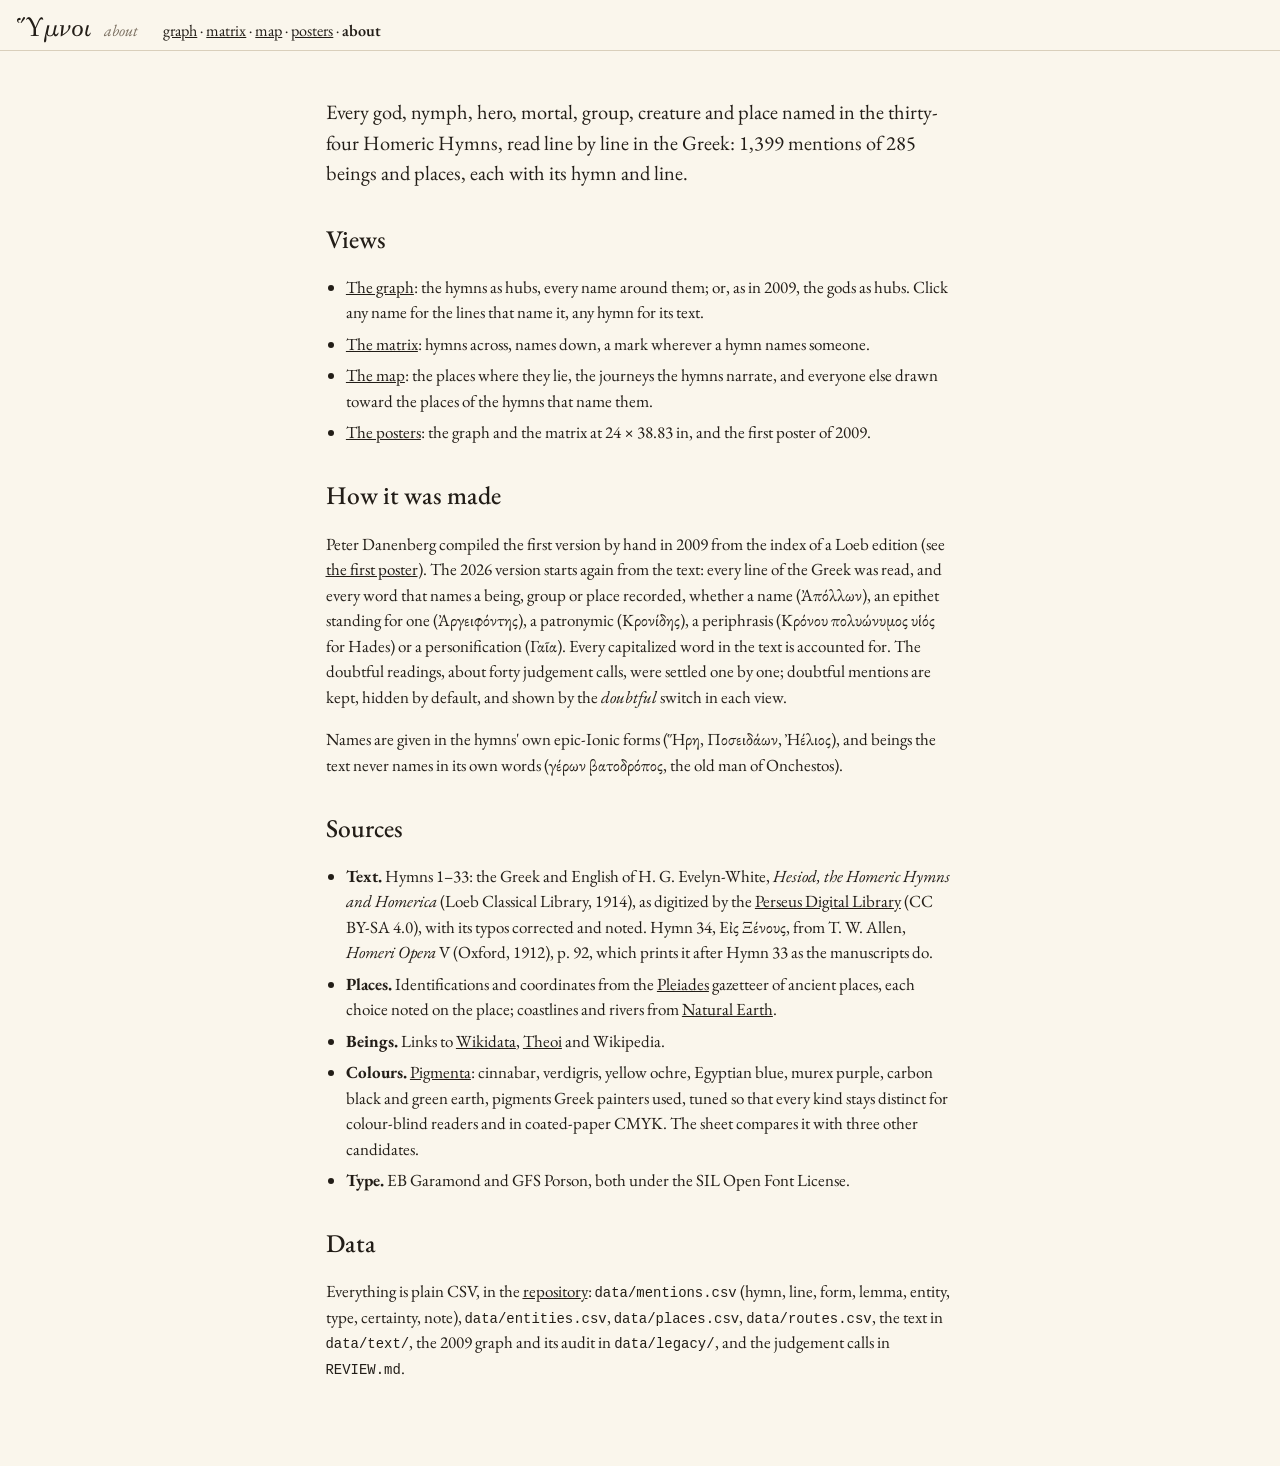
<file: site/about.html>
<!doctype html>
<html lang="en">
<head>
<meta charset="utf-8">
<meta name="viewport" content="width=device-width, initial-scale=1">
<title>Ὕμνοι · about</title>
<link rel="stylesheet" href="palette.css">
<link rel="stylesheet" href="style.css">
<link rel="stylesheet" href="pages.css">
</head>
<body class="page">
<header>
  <h1><a href="index.html" class="home"><span class="grc">Ὕμνοι</span></a> <small>about</small></h1>
  <nav class="views"><a href="index.html">graph</a> · <a href="matrix.html">matrix</a> · <a href="map.html">map</a> · <a href="poster/">posters</a> · <b>about</b></nav>
</header>
<article class="prose">

<p class="lede">Every god, nymph, hero, mortal, group, creature and place named in the thirty-four Homeric Hymns,
read line by line in the Greek: 1,399 mentions of 285 beings and places, each with its hymn and line.</p>

<h2>Views</h2>
<ul>
  <li><a href="index.html">The graph</a>: the hymns as hubs, every name around them; or, as in 2009, the gods as hubs.
  Click any name for the lines that name it, any hymn for its text.</li>
  <li><a href="matrix.html">The matrix</a>: hymns across, names down, a mark wherever a hymn names someone.</li>
  <li><a href="map.html">The map</a>: the places where they lie, the journeys the hymns narrate, and everyone else
  drawn toward the places of the hymns that name them.</li>
  <li><a href="poster/">The posters</a>: the graph and the matrix at 24 × 38.83 in, and the first poster of 2009.</li>
</ul>

<h2>How it was made</h2>
<p>Peter Danenberg compiled the first version by hand in 2009 from the index of a Loeb edition (see
<a href="poster/">the first poster</a>). The 2026 version starts again from the text: every line of the Greek was
read, and every word that names a being, group or place recorded, whether a name (Ἀπόλλων), an epithet standing
for one (Ἀργειφόντης), a patronymic (Κρονίδης), a periphrasis (Κρόνου πολυώνυμος υἱός for Hades) or a
personification (Γαῖα). Every capitalized word in the text is accounted for. The doubtful readings, about forty
judgement calls, were settled one by one; doubtful mentions are kept, hidden by default, and shown by the
<i>doubtful</i> switch in each view.</p>
<p>Names are given in the hymns' own epic-Ionic forms (Ἥρη, Ποσειδάων, Ἠέλιος), and beings the text never names
in its own words (γέρων βατοδρόπος, the old man of Onchestos).</p>

<h2>Sources</h2>
<ul>
  <li><b>Text.</b> Hymns 1–33: the Greek and English of H. G. Evelyn-White, <i>Hesiod, the Homeric Hymns and
  Homerica</i> (Loeb Classical Library, 1914), as digitized by the
  <a href="https://github.com/PerseusDL/canonical-greekLit">Perseus Digital Library</a> (CC BY-SA 4.0), with
  its typos corrected and noted. Hymn 34, Εἰς Ξένους, from T. W. Allen, <i>Homeri Opera</i> V (Oxford, 1912),
  p. 92, which prints it after Hymn 33 as the manuscripts do.</li>
  <li><b>Places.</b> Identifications and coordinates from the <a href="https://pleiades.stoa.org/">Pleiades</a>
  gazetteer of ancient places, each choice noted on the place; coastlines and rivers from
  <a href="https://www.naturalearthdata.com/">Natural Earth</a>.</li>
  <li><b>Beings.</b> Links to <a href="https://www.wikidata.org/">Wikidata</a>, <a href="https://www.theoi.com/">Theoi</a>
  and Wikipedia.</li>
  <li><b>Colours.</b> <a href="palettes/">Pigmenta</a>: cinnabar, verdigris, yellow ochre, Egyptian blue, murex
  purple, carbon black and green earth, pigments Greek painters used, tuned so that every kind stays distinct
  for colour-blind readers and in coated-paper CMYK. The sheet compares it with three other candidates.</li>
  <li><b>Type.</b> EB Garamond and GFS Porson, both under the SIL Open Font License.</li>
</ul>

<h2>Data</h2>
<p>Everything is plain CSV, in the <a href="https://github.com/klutometis/hymnoi">repository</a>:
<code>data/mentions.csv</code> (hymn, line, form, lemma, entity, type, certainty, note),
<code>data/entities.csv</code>, <code>data/places.csv</code>, <code>data/routes.csv</code>, the text in
<code>data/text/</code>, the 2009 graph and its audit in <code>data/legacy/</code>, and the judgement calls in
<code>REVIEW.md</code>.</p>

</article>
</body>
</html>
</file>
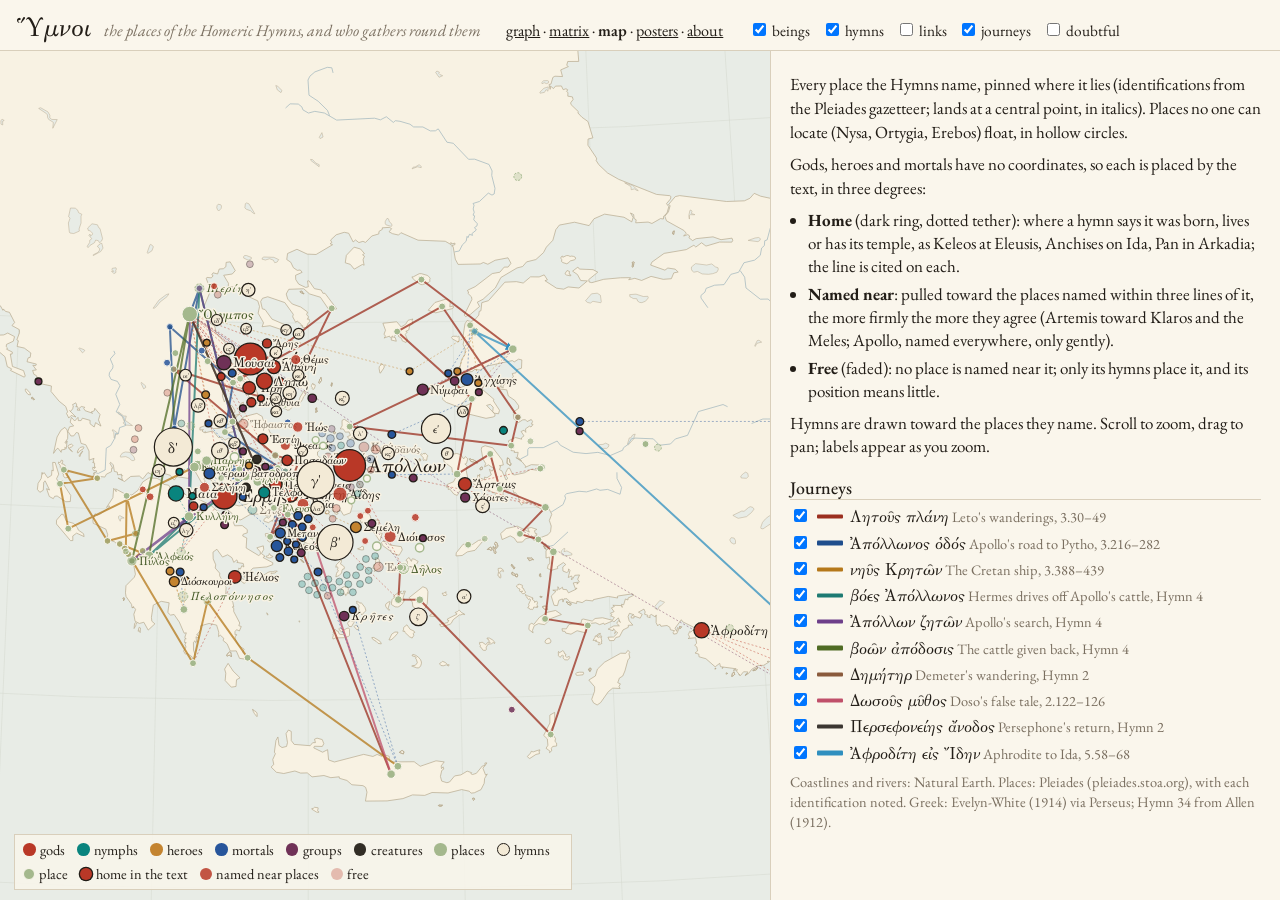
<file: site/map.html>
<!doctype html>
<html lang="en">
<head>
<meta charset="utf-8">
<meta name="viewport" content="width=device-width, initial-scale=1">
<title>Ὕμνοι · map</title>
<link rel="stylesheet" href="palette.css">
<link rel="stylesheet" href="style.css">
<link rel="stylesheet" href="map.css">
</head>
<body>
<header>
  <h1><span class="grc">Ὕμνοι</span> <small>the places of the Homeric Hymns, and who gathers round them</small></h1>
  <nav class="views"><a href="index.html" id="to-graph">graph</a> · <a href="matrix.html" id="to-matrix">matrix</a> · <b>map</b> · <a href="poster/">posters</a> · <a href="about.html">about</a></nav>
  <nav id="controls">
    <span class="group">
      <label title="Gods, nymphs, heroes, mortals, groups: free, drawn toward the hymns that name them"><input type="checkbox" id="beings" checked> beings</label>
      <label title="The hymns: free, drawn toward the places they name"><input type="checkbox" id="hymns" checked> hymns</label>
      <label title="A line from each hymn to every name in it"><input type="checkbox" id="links"> links</label>
      <label title="The journeys the hymns narrate"><input type="checkbox" id="routes" checked> journeys</label>
      <label title="Mentions marked uncertain (REVIEW.md)"><input type="checkbox" id="doubtful"> doubtful</label>
    </span>
  </nav>
</header>
<main>
  <div id="chart"><svg id="map"></svg><div id="legend"></div><div id="tip" hidden></div></div>
  <aside id="panel">
    <div id="intro">
      <p>Every place the Hymns name, pinned where it lies (identifications from the Pleiades gazetteer; lands
      at a central point, in italics). Places no one can locate (Nysa, Ortygia, Erebos) float, in hollow circles.</p>
      <p>Gods, heroes and mortals have no coordinates, so each is placed by the text, in three degrees:</p>
      <ul class="anchor-key">
        <li><b>Home</b> (dark ring, dotted tether): where a hymn says it was born, lives or has its temple, as
        Keleos at Eleusis, Anchises on Ida, Pan in Arkadia; the line is cited on each.</li>
        <li><b>Named near</b>: pulled toward the places named within three lines of it, the more firmly the more
        they agree (Artemis toward Klaros and the Meles; Apollo, named everywhere, only gently).</li>
        <li><b>Free</b> (faded): no place is named near it; only its hymns place it, and its position means little.</li>
      </ul>
      <p>Hymns are drawn toward the places they name. Scroll to zoom, drag to pan; labels appear as you zoom.</p>
      <h3>Journeys</h3>
      <div id="routes-list"></div>
      <p class="fine">Coastlines and rivers: Natural Earth. Places: Pleiades (pleiades.stoa.org), with each
      identification noted. Greek: Evelyn-White (1914) via Perseus; Hymn 34 from Allen (1912).</p>
    </div>
    <div id="detail" hidden></div>
  </aside>
</main>
<script src="vendor/d3.v7.9.0.min.js"></script>
<script src="map.js"></script>
</body>
</html>
</file>
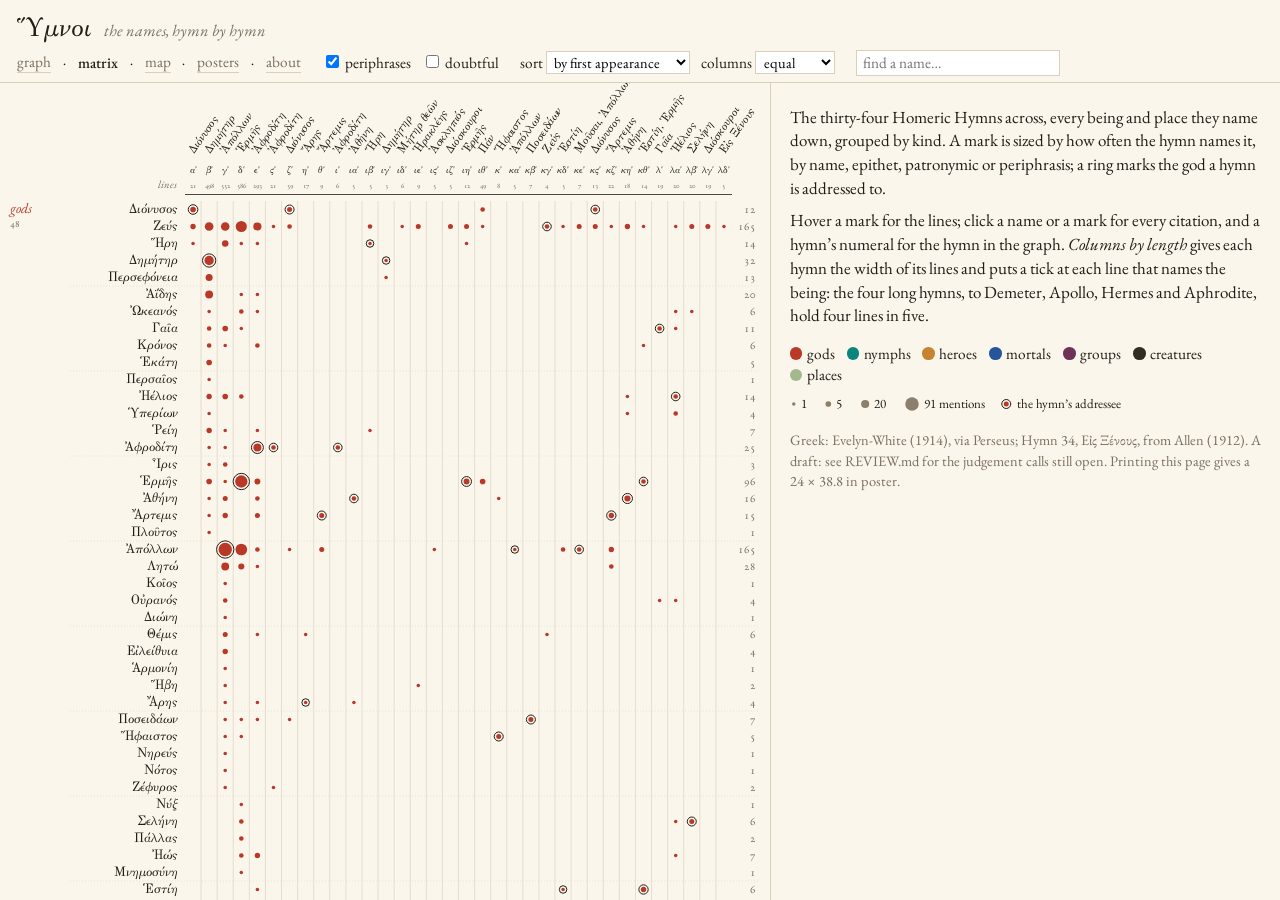
<file: site/matrix.html>
<!doctype html>
<html lang="en">
<head>
<meta charset="utf-8">
<meta name="viewport" content="width=device-width, initial-scale=1">
<title>Ὕμνοι · the names, hymn by hymn</title>
<link rel="stylesheet" href="palette.css">
<link rel="stylesheet" href="style.css">
<link rel="stylesheet" href="matrix.css">
</head>
<body class="matrix">
<header>
  <h1><span class="grc">Ὕμνοι</span> <small>the names, hymn by hymn</small></h1>
  <nav id="controls">
    <span class="group views"><a id="to-graph" href="index.html" title="The graph: hymns and names as a network">graph</a> · <b>matrix</b> · <a id="to-map" href="map.html" title="The places on a map">map</a> · <a href="poster/" title="The posters, to print">posters</a> · <a href="about.html" title="What this is, and its sources">about</a></span>
    <span class="group">
      <label title="Periphrases (Κρόνου πολυώνυμος υἱός) and personifications (Γαῖα)"><input type="checkbox" id="phrases" checked> periphrases</label>
      <label title="Mentions marked uncertain, and collectives hidden by default (REVIEW.md)"><input type="checkbox" id="doubtful"> doubtful</label>
    </span>
    <span class="group">
      <label>sort <select id="sort">
        <option value="first">by first appearance</option>
        <option value="hymns">by number of hymns</option>
        <option value="mentions">by mentions</option>
        <option value="alpha">alphabetically</option>
      </select></label>
      <label title="Equal columns, or columns as wide as the hymns are long, with a tick at each line that names the being">columns <select id="widths">
        <option value="equal">equal</option>
        <option value="lines">by length</option>
      </select></label>
    </span>
    <span class="group"><input type="search" id="find" placeholder="find a name…" autocomplete="off" list="names"><datalist id="names"></datalist></span>
  </nav>
</header>
<main>
  <div id="wrap">
    <svg id="head"></svg>
    <svg id="matrix"></svg>
  </div>
  <aside id="panel">
    <div id="intro">
      <p>The thirty-four Homeric Hymns across, every being and place they name down, grouped by kind. A mark is
      sized by how often the hymn names it, by name, epithet, patronymic or periphrasis; a ring marks the god a hymn
      is addressed to.</p>
      <p>Hover a mark for the lines; click a name or a mark for every citation, and a hymn’s numeral for the hymn in
      the graph. <em>Columns by length</em> gives each hymn the width of its lines and puts a tick at each line that
      names the being: the four long hymns, to Demeter, Apollo, Hermes and Aphrodite, hold four lines in five.</p>
      <div id="key"></div>
      <p class="fine">Greek: Evelyn-White (1914), via Perseus; Hymn 34, Εἰς Ξένους, from Allen (1912).
      A draft: see REVIEW.md for the judgement calls still open. Printing this page gives a 24 × 38.8 in poster.</p>
    </div>
    <div id="detail" hidden></div>
  </aside>
</main>
<div id="tip" hidden></div>
<script src="vendor/d3.v7.9.0.min.js"></script>
<script src="matrix.js"></script>
</body>
</html>
</file>
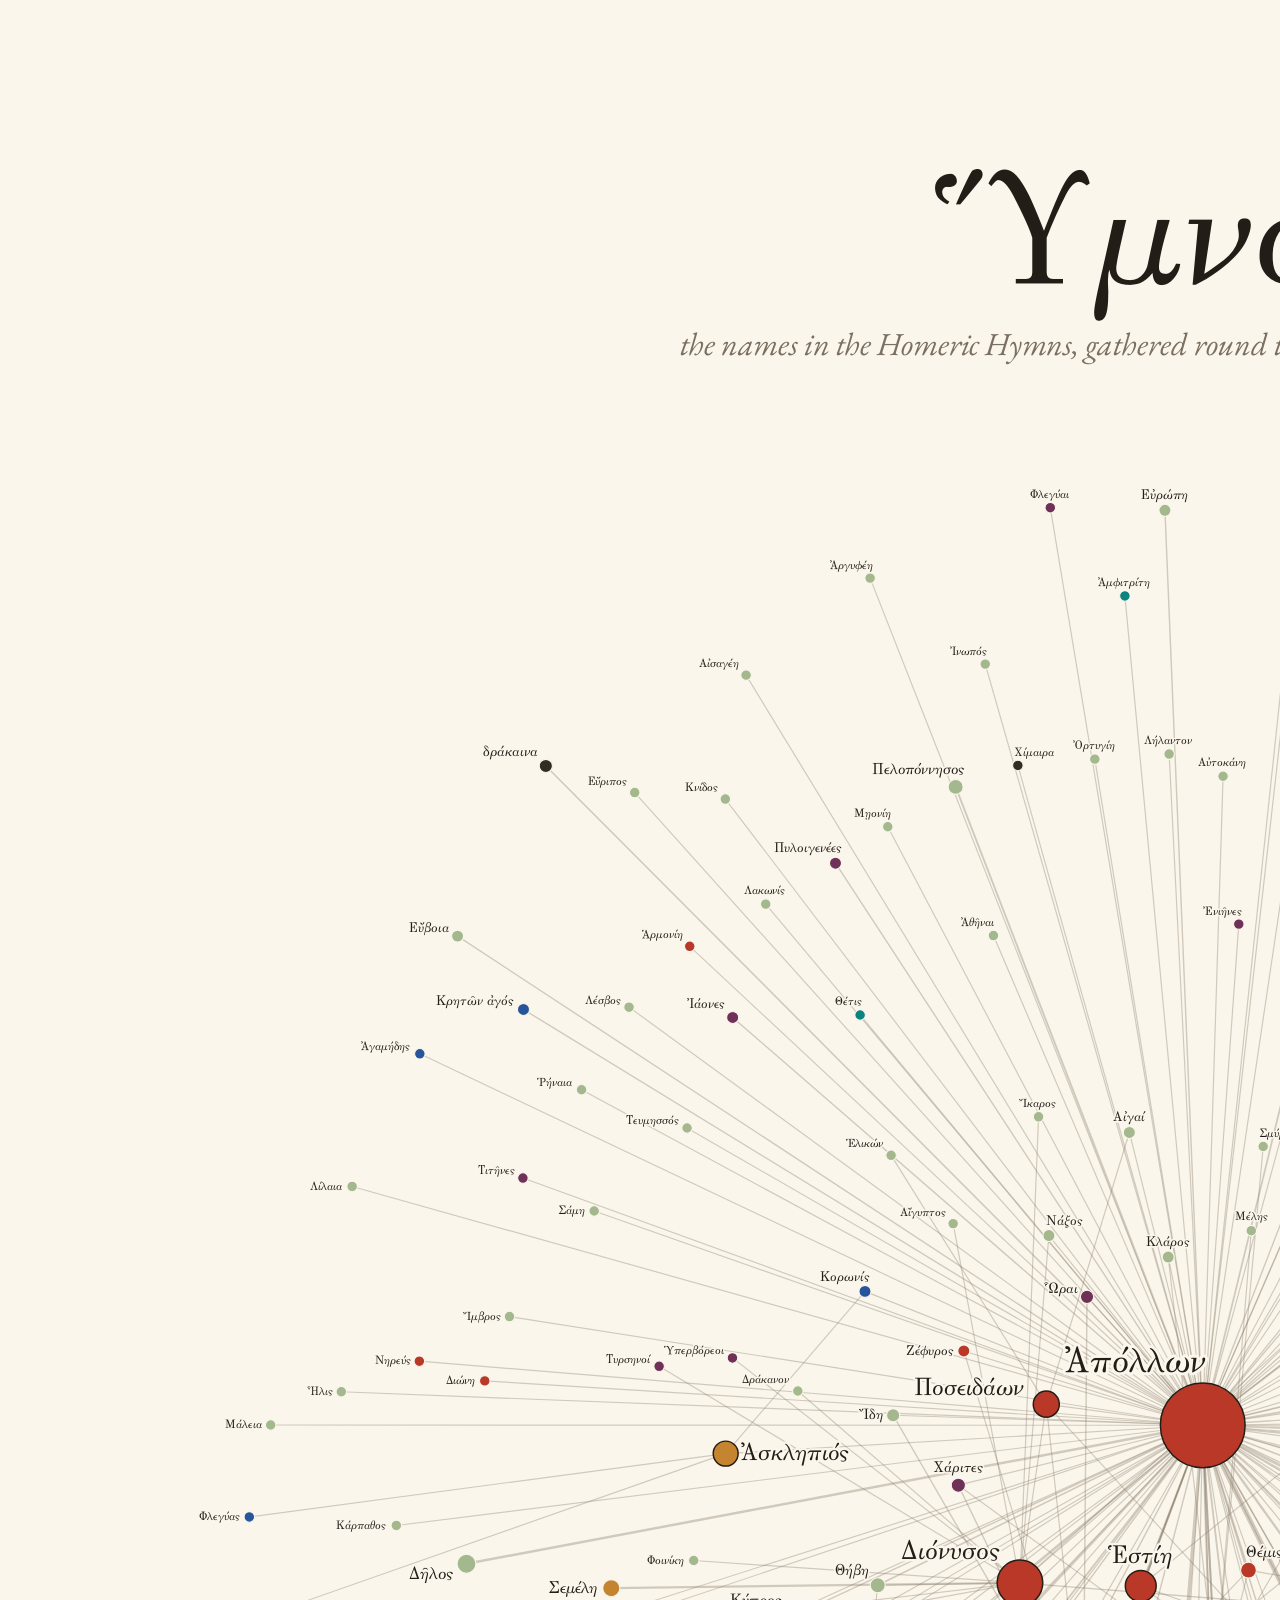
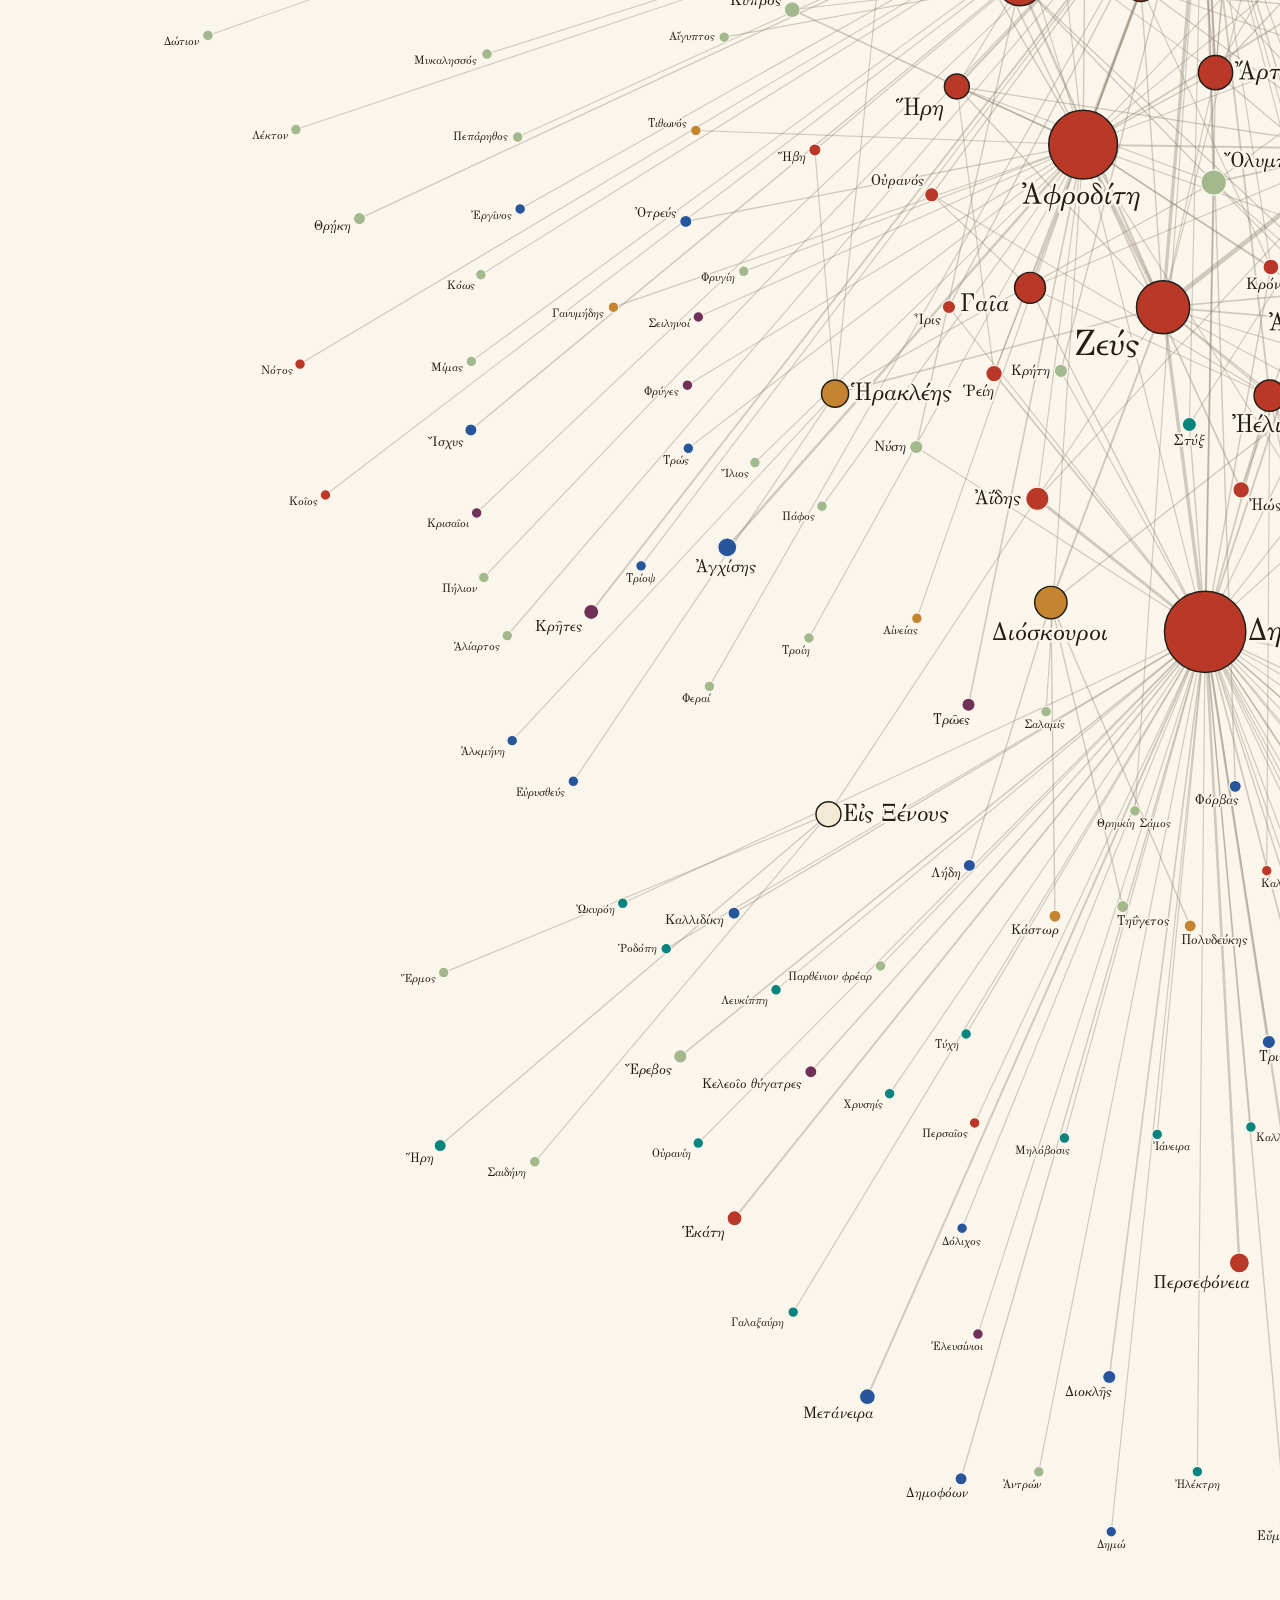
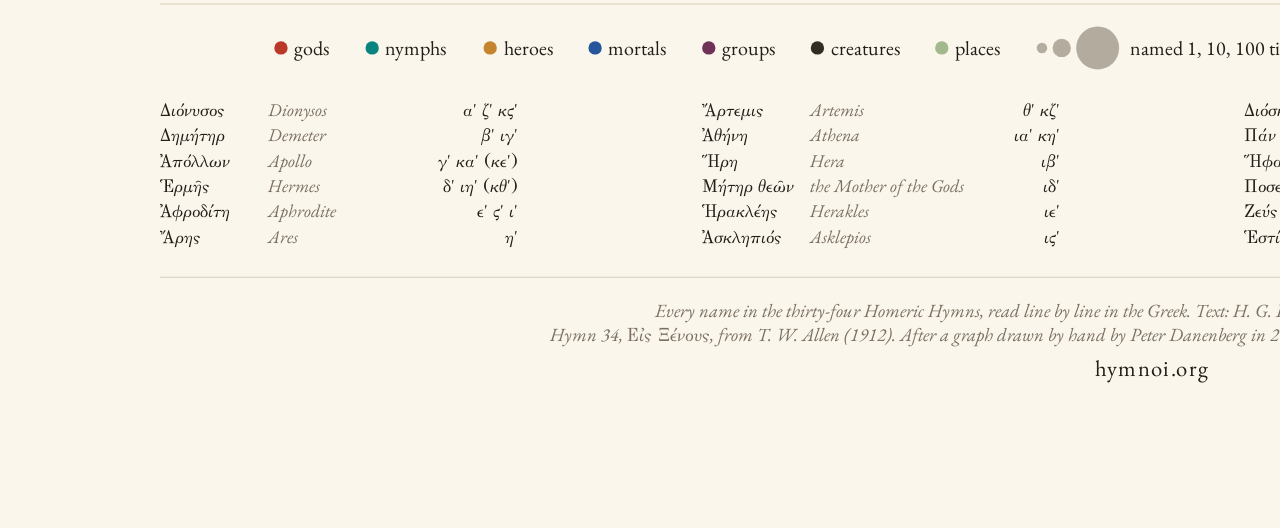
<file: site/poster/hymnoi-gods.html>
<!doctype html><html><head><meta charset="utf-8"><style>
@page { size: 24in 38.833in; margin: 0 }
html, body { margin: 0; padding: 0; }
svg { display: block; width: 24in; height: 38.833in; }
</style></head><body>
<svg xmlns="http://www.w3.org/2000/svg" width="24in" height="38.833in" viewBox="0 0 1728 2795.96">
<title>Ὕμνοι: the names in the Homeric Hymns, gathered round the gods the hymns are sung to</title>
<style>
@font-face { font-family: "EB Garamond"; src: url(../fonts/ebgaramond-roman.woff2) format("woff2"); font-style: normal; font-weight: 400 800; }
@font-face { font-family: "EB Garamond"; src: url(../fonts/ebgaramond-italic.woff2) format("woff2"); font-style: italic; font-weight: 400 800; }
@font-face { font-family: "GFS Porson"; src: url(../fonts/GFSPorson.otf) format("opentype"); }
text { font-family: "EB Garamond", serif; fill: #221d17; }
.grc { font-family: "GFS Porson", "EB Garamond", serif; }
.title { font-size: 120px; }
.sub { font-size: 24px; font-style: italic; fill: #7a6f60; }
.leg { font-size: 15px; }
.key text { font-size: 13.5px; }
.key .en { font-style: italic; fill: #7a6f60; }
.key .ln { fill: #7a6f60; font-variant-numeric: oldstyle-nums; }
.colo { font-size: 14px; font-style: italic; fill: #7a6f60; }
.colo .grc { font-style: normal; }
.url { font-size: 17px; letter-spacing: 0.06em; }
.rule { stroke: #d9cfbb; stroke-width: 0.8; }
.link { stroke: #8c7f6c; stroke-opacity: 0.38; fill: none; }
.link.ded { stroke: #221d17; stroke-opacity: 0.6; stroke-dasharray: 3 2.5; stroke-width: 1.1; }
.leader { stroke: #7a6f60; stroke-width: 0.5; fill: none; }
.node { stroke: #faf6ec; stroke-width: 0.8; }
.hymn { fill: #f3ead6; stroke: #221d17; stroke-width: 1.1; }
.lab { font-family: "GFS Porson", "EB Garamond", serif; paint-order: stroke; stroke: #faf6ec; stroke-linejoin: round; }
.num { font-family: "GFS Porson", "EB Garamond", serif; }
.node.hub { stroke: #221d17; stroke-width: 1.1; }
</style>
<rect width="1728" height="2795.96" fill="#faf6ec"/>
<g id="links">
<line class="link" x1="812.35" y1="1308.5" x2="687.67" y2="1663.75" stroke-width="0.87"/>
<line class="link" x1="812.35" y1="1308.5" x2="545.44" y2="1610.46" stroke-width="1.84"/>
<line class="link" x1="812.35" y1="1308.5" x2="902.06" y2="1068.96" stroke-width="1.04"/>
<line class="link" x1="812.35" y1="1308.5" x2="1089.84" y2="1204.54" stroke-width="0.87"/>
<line class="link" x1="812.35" y1="1308.5" x2="911.66" y2="1254.48" stroke-width="1.18"/>
<line class="link" x1="812.35" y1="1308.5" x2="1015.68" y2="1442.39" stroke-width="1.04"/>
<line class="link" x1="812.35" y1="1308.5" x2="718.76" y2="1113.88" stroke-width="1.04"/>
<line class="link" x1="812.35" y1="1308.5" x2="930.86" y2="1567.44" stroke-width="1.29"/>
<line class="link" x1="812.35" y1="1308.5" x2="460.09" y2="1430.37" stroke-width="0.87"/>
<line class="link" x1="812.35" y1="1308.5" x2="778.02" y2="1574.07" stroke-width="0.87"/>
<line class="link" x1="812.35" y1="1308.5" x2="717.64" y2="1264.88" stroke-width="0.87"/>
<line class="link" x1="812.35" y1="1308.5" x2="1022.6" y2="1311.75" stroke-width="1.48"/>
<line class="link" x1="812.35" y1="1308.5" x2="855.57" y2="1189.51" stroke-width="0.87"/>
<line class="link" x1="812.35" y1="1308.5" x2="815.27" y2="972.65" stroke-width="1.04"/>
<line class="link" x1="812.35" y1="1308.5" x2="669.87" y2="1061.42" stroke-width="1.04"/>
<line class="link" x1="812.35" y1="1308.5" x2="566.23" y2="1546.92" stroke-width="0.87"/>
<line class="link" x1="812.35" y1="1308.5" x2="953.19" y2="1400.26" stroke-width="1.04"/>
<line class="link" x1="812.35" y1="1308.5" x2="594.16" y2="1207.29" stroke-width="1.39"/>
<line class="link" x1="812.35" y1="1308.5" x2="1025.77" y2="1133.15" stroke-width="0.87"/>
<line class="link" x1="812.35" y1="1308.5" x2="1096.41" y2="1409.71" stroke-width="0.87"/>
<line class="link" x1="812.35" y1="1308.5" x2="982.19" y2="1204.52" stroke-width="1.39"/>
<line class="link" x1="812.35" y1="1308.5" x2="991.76" y2="1593.7" stroke-width="0.87"/>
<line class="link" x1="812.35" y1="1308.5" x2="514.36" y2="1366.03" stroke-width="1.04"/>
<line class="link" x1="812.35" y1="1308.5" x2="616.51" y2="1579.65" stroke-width="0.87"/>
<line class="link" x1="812.35" y1="1308.5" x2="515.57" y2="1488.86" stroke-width="0.87"/>
<line class="link" x1="812.35" y1="1308.5" x2="557.81" y2="1403.51" stroke-width="0.87"/>
<line class="link" x1="812.35" y1="1308.5" x2="784.71" y2="1053.1" stroke-width="0.87"/>
<line class="link" x1="812.35" y1="1308.5" x2="745.54" y2="1480.18" stroke-width="0.87"/>
<line class="link" x1="812.35" y1="1308.5" x2="784.55" y2="1733.71" stroke-width="0.87"/>
<line class="link" x1="812.35" y1="1308.5" x2="523.75" y2="1437.74" stroke-width="0.87"/>
<line class="link" x1="812.35" y1="1308.5" x2="936.36" y2="1177.64" stroke-width="0.87"/>
<line class="link" x1="812.35" y1="1308.5" x2="521.9" y2="1297.85" stroke-width="0.87"/>
<line class="link" x1="812.35" y1="1308.5" x2="726.36" y2="1728.58" stroke-width="1.18"/>
<line class="link" x1="812.35" y1="1308.5" x2="606.73" y2="1678.51" stroke-width="0.87"/>
<line class="link" x1="812.35" y1="1308.5" x2="516.24" y2="1536.23" stroke-width="0.87"/>
<line class="link" x1="812.35" y1="1308.5" x2="722.86" y2="1013.21" stroke-width="0.87"/>
<line class="link" x1="812.35" y1="1308.5" x2="872.3" y2="1430.42" stroke-width="2.37"/>
<line class="link" x1="902.06" y1="1068.96" x2="314.88" y2="790.37" stroke-width="0.87"/>
<line class="link" x1="902.06" y1="1068.96" x2="847.01" y2="849.35" stroke-width="0.87"/>
<line class="link" x1="902.06" y1="1068.96" x2="1511.58" y2="1073.96" stroke-width="0.87"/>
<line class="link" x1="902.06" y1="1068.96" x2="929.1" y2="693.08" stroke-width="0.87"/>
<line class="link" x1="902.06" y1="1068.96" x2="1300.7" y2="648.61" stroke-width="0.87"/>
<line class="link" x1="902.06" y1="1068.96" x2="559.57" y2="506.35" stroke-width="0.87"/>
<line class="link" x1="902.06" y1="1068.96" x2="981.79" y2="992.17" stroke-width="0.87"/>
<line class="link" x1="902.06" y1="1068.96" x2="843.67" y2="446.94" stroke-width="0.87"/>
<line class="link" x1="902.06" y1="1068.96" x2="812.35" y2="1308.5" stroke-width="0.87"/>
<line class="link" x1="902.06" y1="1068.96" x2="977.71" y2="356.16" stroke-width="0.87"/>
<line class="link" x1="902.06" y1="1068.96" x2="1089.84" y2="1204.54" stroke-width="0.87"/>
<line class="link" x1="902.06" y1="1068.96" x2="652.59" y2="433.59" stroke-width="0.87"/>
<line class="link" x1="902.06" y1="1068.96" x2="911.66" y2="1254.48" stroke-width="1.29"/>
<line class="link" x1="902.06" y1="1068.96" x2="1015.68" y2="1442.39" stroke-width="1.18"/>
<line class="link" x1="902.06" y1="1068.96" x2="745.1" y2="701.66" stroke-width="0.87"/>
<line class="link" x1="902.06" y1="1068.96" x2="1133.79" y2="673.64" stroke-width="0.87"/>
<line class="link" x1="902.06" y1="1068.96" x2="917.31" y2="582.17" stroke-width="0.87"/>
<line class="link" x1="902.06" y1="1068.96" x2="1376.43" y2="791.29" stroke-width="0.87"/>
<line class="link" x1="902.06" y1="1068.96" x2="718.76" y2="1113.88" stroke-width="0.87"/>
<line class="link" x1="902.06" y1="1068.96" x2="763.4" y2="574.08" stroke-width="0.87"/>
<line class="link" x1="902.06" y1="1068.96" x2="1194.17" y2="723.44" stroke-width="1.04"/>
<line class="link" x1="902.06" y1="1068.96" x2="1250.27" y2="798.92" stroke-width="1.04"/>
<line class="link" x1="902.06" y1="1068.96" x2="349.86" y2="1172.8" stroke-width="1.84"/>
<line class="link" x1="902.06" y1="1068.96" x2="363.58" y2="1035.66" stroke-width="0.87"/>
<line class="link" x1="902.06" y1="1068.96" x2="1202.35" y2="817.67" stroke-width="0.87"/>
<line class="link" x1="902.06" y1="1068.96" x2="409.36" y2="574.45" stroke-width="1.18"/>
<line class="link" x1="902.06" y1="1068.96" x2="1426.12" y2="1217.72" stroke-width="0.87"/>
<line class="link" x1="902.06" y1="1068.96" x2="1057.32" y2="432.29" stroke-width="1.29"/>
<line class="link" x1="902.06" y1="1068.96" x2="255.99" y2="1043.79" stroke-width="0.87"/>
<line class="link" x1="902.06" y1="1068.96" x2="1322.62" y2="944.92" stroke-width="0.87"/>
<line class="link" x1="902.06" y1="1068.96" x2="1474.45" y2="936.72" stroke-width="0.87"/>
<line class="link" x1="902.06" y1="1068.96" x2="390.11" y2="1356.69" stroke-width="0.87"/>
<line class="link" x1="902.06" y1="1068.96" x2="343.18" y2="702.08" stroke-width="1.04"/>
<line class="link" x1="902.06" y1="1068.96" x2="476.05" y2="594.42" stroke-width="0.87"/>
<line class="link" x1="902.06" y1="1068.96" x2="873.7" y2="382.74" stroke-width="1.04"/>
<line class="link" x1="902.06" y1="1068.96" x2="772.53" y2="1415.85" stroke-width="1.39"/>
<line class="link" x1="902.06" y1="1068.96" x2="380.44" y2="1676.71" stroke-width="0.87"/>
<line class="link" x1="902.06" y1="1068.96" x2="517.31" y2="709.76" stroke-width="0.87"/>
<line class="link" x1="902.06" y1="1068.96" x2="611.17" y2="1312.48" stroke-width="0.87"/>
<line class="link" x1="902.06" y1="1068.96" x2="952.25" y2="1496.74" stroke-width="1.39"/>
<line class="link" x1="902.06" y1="1068.96" x2="1173.36" y2="1228.85" stroke-width="0.87"/>
<line class="link" x1="902.06" y1="1068.96" x2="717.64" y2="1264.88" stroke-width="1.71"/>
<line class="link" x1="902.06" y1="1068.96" x2="1022.6" y2="1311.75" stroke-width="0.87"/>
<line class="link" x1="902.06" y1="1068.96" x2="1447.61" y2="1656.51" stroke-width="0.87"/>
<line class="link" x1="902.06" y1="1068.96" x2="815.27" y2="972.65" stroke-width="0.87"/>
<line class="link" x1="902.06" y1="1068.96" x2="669.87" y2="1061.42" stroke-width="0.87"/>
<line class="link" x1="902.06" y1="1068.96" x2="382.12" y2="987.43" stroke-width="0.87"/>
<line class="link" x1="902.06" y1="1068.96" x2="738.95" y2="498.09" stroke-width="0.87"/>
<line class="link" x1="902.06" y1="1068.96" x2="1419.26" y2="1427.25" stroke-width="0.87"/>
<line class="link" x1="902.06" y1="1068.96" x2="549.5" y2="763.07" stroke-width="1.04"/>
<line class="link" x1="902.06" y1="1068.96" x2="711.72" y2="1430.28" stroke-width="1.04"/>
<line class="link" x1="902.06" y1="1068.96" x2="353.17" y2="1522.44" stroke-width="1.04"/>
<line class="link" x1="902.06" y1="1068.96" x2="966.17" y2="499.81" stroke-width="0.87"/>
<line class="link" x1="902.06" y1="1068.96" x2="297.26" y2="1144.09" stroke-width="0.87"/>
<line class="link" x1="902.06" y1="1068.96" x2="1108.08" y2="592.08" stroke-width="0.87"/>
<line class="link" x1="902.06" y1="1068.96" x2="1024.62" y2="618.14" stroke-width="0.87"/>
<line class="link" x1="902.06" y1="1068.96" x2="1431.03" y2="1322.31" stroke-width="0.87"/>
<line class="link" x1="902.06" y1="1068.96" x2="876.17" y2="942.78" stroke-width="0.87"/>
<line class="link" x1="902.06" y1="1068.96" x2="544.01" y2="599.29" stroke-width="0.87"/>
<line class="link" x1="902.06" y1="1068.96" x2="1351.31" y2="1039.75" stroke-width="1.04"/>
<line class="link" x1="902.06" y1="1068.96" x2="244.1" y2="1571.24" stroke-width="0.87"/>
<line class="link" x1="902.06" y1="1068.96" x2="648.74" y2="968.53" stroke-width="0.87"/>
<line class="link" x1="902.06" y1="1068.96" x2="1531.18" y2="1475.71" stroke-width="0.87"/>
<line class="link" x1="902.06" y1="1068.96" x2="360.65" y2="1406.06" stroke-width="0.87"/>
<line class="link" x1="902.06" y1="1068.96" x2="795.7" y2="1478.14" stroke-width="1.04"/>
<line class="link" x1="902.06" y1="1068.96" x2="443.41" y2="1658.95" stroke-width="1.39"/>
<line class="link" x1="902.06" y1="1068.96" x2="392.62" y2="757.1" stroke-width="1.04"/>
<line class="link" x1="902.06" y1="1068.96" x2="1446.24" y2="1121.43" stroke-width="1.39"/>
<line class="link" x1="902.06" y1="1068.96" x2="357.5" y2="1584.7" stroke-width="0.87"/>
<line class="link" x1="902.06" y1="1068.96" x2="953.19" y2="1400.26" stroke-width="0.87"/>
<line class="link" x1="902.06" y1="1068.96" x2="1330.07" y2="1595.51" stroke-width="0.87"/>
<line class="link" x1="902.06" y1="1068.96" x2="1280.07" y2="731.69" stroke-width="1.18"/>
<line class="link" x1="902.06" y1="1068.96" x2="574.29" y2="678.08" stroke-width="0.87"/>
<line class="link" x1="902.06" y1="1068.96" x2="221.92" y2="1297.17" stroke-width="0.87"/>
<line class="link" x1="902.06" y1="1068.96" x2="876.86" y2="565.57" stroke-width="0.87"/>
<line class="link" x1="902.06" y1="1068.96" x2="1111.45" y2="1820.5" stroke-width="0.87"/>
<line class="link" x1="902.06" y1="1068.96" x2="471.77" y2="755.36" stroke-width="0.87"/>
<line class="link" x1="902.06" y1="1068.96" x2="1025.77" y2="1133.15" stroke-width="2.23"/>
<line class="link" x1="902.06" y1="1068.96" x2="1060.68" y2="658.66" stroke-width="1.04"/>
<line class="link" x1="902.06" y1="1068.96" x2="1440.99" y2="1528.09" stroke-width="0.87"/>
<line class="link" x1="902.06" y1="1068.96" x2="264.11" y2="889.85" stroke-width="0.87"/>
<line class="link" x1="902.06" y1="1068.96" x2="1434.94" y2="727.22" stroke-width="0.87"/>
<line class="link" x1="902.06" y1="1068.96" x2="665.84" y2="620.04" stroke-width="0.87"/>
<line class="link" x1="902.06" y1="1068.96" x2="1498.9" y2="1409" stroke-width="1.04"/>
<line class="link" x1="902.06" y1="1068.96" x2="203.02" y2="1068.76" stroke-width="0.87"/>
<line class="link" x1="902.06" y1="1068.96" x2="1423.27" y2="1062.36" stroke-width="0.87"/>
<line class="link" x1="902.06" y1="1068.96" x2="1337.93" y2="1510.36" stroke-width="1.04"/>
<line class="link" x1="902.06" y1="1068.96" x2="353.52" y2="1471.04" stroke-width="0.87"/>
<line class="link" x1="902.06" y1="1068.96" x2="1107.64" y2="733.2" stroke-width="0.87"/>
<line class="link" x1="902.06" y1="1068.96" x2="1096.41" y2="1409.71" stroke-width="1.04"/>
<line class="link" x1="902.06" y1="1068.96" x2="1524.67" y2="1232.74" stroke-width="0.87"/>
<line class="link" x1="902.06" y1="1068.96" x2="365.24" y2="1240.52" stroke-width="0.87"/>
<line class="link" x1="902.06" y1="1068.96" x2="786.68" y2="926.68" stroke-width="0.87"/>
<line class="link" x1="902.06" y1="1068.96" x2="1147.11" y2="1757.55" stroke-width="0.87"/>
<line class="link" x1="902.06" y1="1068.96" x2="314.51" y2="1020.89" stroke-width="0.87"/>
<line class="link" x1="902.06" y1="1068.96" x2="225.04" y2="1473.08" stroke-width="0.87"/>
<line class="link" x1="902.06" y1="1068.96" x2="1166.68" y2="460.44" stroke-width="0.87"/>
<line class="link" x1="902.06" y1="1068.96" x2="910.29" y2="1336.86" stroke-width="1.56"/>
<line class="link" x1="902.06" y1="1068.96" x2="1155.22" y2="1088.13" stroke-width="0.87"/>
<line class="link" x1="902.06" y1="1068.96" x2="821.12" y2="569.35" stroke-width="0.87"/>
<line class="link" x1="902.06" y1="1068.96" x2="698.78" y2="1346.09" stroke-width="1.04"/>
<line class="link" x1="902.06" y1="1068.96" x2="1056.23" y2="951.3" stroke-width="1.29"/>
<line class="link" x1="902.06" y1="1068.96" x2="1020.12" y2="1526.25" stroke-width="0.87"/>
<line class="link" x1="902.06" y1="1068.96" x2="1287.77" y2="874.13" stroke-width="0.87"/>
<line class="link" x1="902.06" y1="1068.96" x2="362.88" y2="1633.07" stroke-width="0.87"/>
<line class="link" x1="902.06" y1="1068.96" x2="716.74" y2="590.18" stroke-width="1.39"/>
<line class="link" x1="902.06" y1="1068.96" x2="1388.47" y2="1573.01" stroke-width="0.87"/>
<line class="link" x1="902.06" y1="1068.96" x2="388.28" y2="1302.79" stroke-width="0.87"/>
<line class="link" x1="902.06" y1="1068.96" x2="1243.48" y2="563.5" stroke-width="0.87"/>
<line class="link" x1="902.06" y1="1068.96" x2="532.08" y2="1714.77" stroke-width="0.87"/>
<line class="link" x1="902.06" y1="1068.96" x2="787.72" y2="380.74" stroke-width="0.87"/>
<line class="link" x1="902.06" y1="1068.96" x2="1448.13" y2="851.96" stroke-width="0.87"/>
<line class="link" x1="902.06" y1="1068.96" x2="926.4" y2="1789.77" stroke-width="1.04"/>
<line class="link" x1="902.06" y1="1068.96" x2="1176" y2="1148.71" stroke-width="0.87"/>
<line class="link" x1="902.06" y1="1068.96" x2="784.71" y2="1053.1" stroke-width="0.87"/>
<line class="link" x1="902.06" y1="1068.96" x2="626.61" y2="647.38" stroke-width="1.04"/>
<line class="link" x1="902.06" y1="1068.96" x2="1103.07" y2="1076.04" stroke-width="1.18"/>
<line class="link" x1="902.06" y1="1068.96" x2="1032.06" y2="1046.91" stroke-width="1.29"/>
<line class="link" x1="902.06" y1="1068.96" x2="745.54" y2="1480.18" stroke-width="0.87"/>
<line class="link" x1="902.06" y1="1068.96" x2="436.18" y2="817.33" stroke-width="0.87"/>
<line class="link" x1="902.06" y1="1068.96" x2="445.63" y2="908.24" stroke-width="0.87"/>
<line class="link" x1="902.06" y1="1068.96" x2="1528.78" y2="976.29" stroke-width="0.87"/>
<line class="link" x1="902.06" y1="1068.96" x2="851.23" y2="1808.22" stroke-width="0.87"/>
<line class="link" x1="902.06" y1="1068.96" x2="973.1" y2="591.06" stroke-width="0.87"/>
<line class="link" x1="902.06" y1="1068.96" x2="892.03" y2="1518.37" stroke-width="0.87"/>
<line class="link" x1="902.06" y1="1068.96" x2="1554.68" y2="1157.24" stroke-width="0.87"/>
<line class="link" x1="902.06" y1="1068.96" x2="1121.28" y2="1016.2" stroke-width="0.87"/>
<line class="link" x1="902.06" y1="1068.96" x2="1318.14" y2="1649.78" stroke-width="1.71"/>
<line class="link" x1="902.06" y1="1068.96" x2="515.29" y2="845.98" stroke-width="0.87"/>
<line class="link" x1="902.06" y1="1068.96" x2="658.3" y2="1188.96" stroke-width="1.18"/>
<line class="link" x1="902.06" y1="1068.96" x2="936.36" y2="1177.64" stroke-width="1.18"/>
<line class="link" x1="902.06" y1="1068.96" x2="645.08" y2="761.26" stroke-width="0.87"/>
<line class="link" x1="902.06" y1="1068.96" x2="269.6" y2="1363.92" stroke-width="1.04"/>
<line class="link" x1="902.06" y1="1068.96" x2="1483.05" y2="1587.24" stroke-width="0.87"/>
<line class="link" x1="902.06" y1="1068.96" x2="392.19" y2="883.53" stroke-width="0.87"/>
<line class="link" x1="902.06" y1="1068.96" x2="480.81" y2="1624.4" stroke-width="0.87"/>
<line class="link" x1="902.06" y1="1068.96" x2="1308.53" y2="566.96" stroke-width="0.87"/>
<line class="link" x1="902.06" y1="1068.96" x2="1559.86" y2="1324.31" stroke-width="1.18"/>
<line class="link" x1="902.06" y1="1068.96" x2="1163.53" y2="572.01" stroke-width="0.87"/>
<line class="link" x1="902.06" y1="1068.96" x2="722.86" y2="1013.21" stroke-width="0.87"/>
<line class="link" x1="902.06" y1="1068.96" x2="872.3" y2="1430.42" stroke-width="2.51"/>
<line class="link" x1="1089.84" y1="1204.54" x2="1279.9" y2="1030.73" stroke-width="0.87"/>
<line class="link" x1="1089.84" y1="1204.54" x2="1318.97" y2="1171.75" stroke-width="0.87"/>
<line class="link" x1="1089.84" y1="1204.54" x2="910.29" y2="1336.86" stroke-width="0.87"/>
<line class="link" x1="1089.84" y1="1204.54" x2="936.36" y2="1177.64" stroke-width="0.87"/>
<line class="link" x1="911.66" y1="1254.48" x2="902.06" y2="1068.96" stroke-width="1.56"/>
<line class="link" x1="911.66" y1="1254.48" x2="718.76" y2="1113.88" stroke-width="0.87"/>
<line class="link" x1="911.66" y1="1254.48" x2="876.17" y2="942.78" stroke-width="0.87"/>
<line class="link" x1="911.66" y1="1254.48" x2="1025.77" y2="1133.15" stroke-width="1.04"/>
<line class="link" x1="911.66" y1="1254.48" x2="938.46" y2="922.98" stroke-width="0.87"/>
<line class="link" x1="911.66" y1="1254.48" x2="1096.41" y2="1409.71" stroke-width="1.04"/>
<line class="link" x1="911.66" y1="1254.48" x2="1032.06" y2="1046.91" stroke-width="0.87"/>
<line class="link" x1="911.66" y1="1254.48" x2="947.39" y2="859.87" stroke-width="0.87"/>
<line class="link" x1="911.66" y1="1254.48" x2="872.3" y2="1430.42" stroke-width="0.87"/>
<line class="link" x1="544.26" y1="1090.19" x2="902.06" y2="1068.96" stroke-width="0.87"/>
<line class="link" x1="544.26" y1="1090.19" x2="155.93" y2="1226.57" stroke-width="0.87"/>
<line class="link" x1="544.26" y1="1090.19" x2="648.74" y2="968.53" stroke-width="0.87"/>
<line class="link" x1="544.26" y1="1090.19" x2="186.99" y2="1137.72" stroke-width="0.87"/>
<line class="link" x1="1015.68" y1="1442.39" x2="1089.84" y2="1204.54" stroke-width="0.87"/>
<line class="link" x1="1015.68" y1="1442.39" x2="952.25" y2="1496.74" stroke-width="0.87"/>
<line class="link" x1="1015.68" y1="1442.39" x2="1056.74" y2="1704.97" stroke-width="0.87"/>
<line class="link" x1="1015.68" y1="1442.39" x2="910.29" y2="1336.86" stroke-width="0.87"/>
<line class="link" x1="1015.68" y1="1442.39" x2="872.3" y2="1430.42" stroke-width="1.29"/>
<line class="link" x1="903.86" y1="1673.86" x2="1218.16" y2="2216.15" stroke-width="0.87"/>
<line class="link" x1="903.86" y1="1673.86" x2="1062.94" y2="2132.35" stroke-width="0.87"/>
<line class="link" x1="903.86" y1="1673.86" x2="779.08" y2="2303.86" stroke-width="0.87"/>
<line class="link" x1="903.86" y1="1673.86" x2="812.35" y2="1308.5" stroke-width="0.87"/>
<line class="link" x1="903.86" y1="1673.86" x2="911.66" y2="1254.48" stroke-width="0.87"/>
<line class="link" x1="903.86" y1="1673.86" x2="1015.68" y2="1442.39" stroke-width="0.87"/>
<line class="link" x1="903.86" y1="1673.86" x2="667.22" y2="2020.26" stroke-width="0.87"/>
<line class="link" x1="903.86" y1="1673.86" x2="833.44" y2="2348.8" stroke-width="0.87"/>
<line class="link" x1="903.86" y1="1673.86" x2="720.79" y2="2309.08" stroke-width="1.04"/>
<line class="link" x1="903.86" y1="1673.86" x2="831.98" y2="2232.8" stroke-width="1.18"/>
<line class="link" x1="903.86" y1="1673.86" x2="721.59" y2="2121.17" stroke-width="0.87"/>
<line class="link" x1="903.86" y1="1673.86" x2="898.02" y2="2303.73" stroke-width="0.87"/>
<line class="link" x1="903.86" y1="1673.86" x2="733.45" y2="2200.55" stroke-width="0.87"/>
<line class="link" x1="903.86" y1="1673.86" x2="1073.54" y2="2322.05" stroke-width="1.29"/>
<line class="link" x1="903.86" y1="1673.86" x2="510.23" y2="1992.3" stroke-width="1.18"/>
<line class="link" x1="903.86" y1="1673.86" x2="964.21" y2="2341.41" stroke-width="1.04"/>
<line class="link" x1="903.86" y1="1673.86" x2="772.53" y2="1415.85" stroke-width="1.04"/>
<line class="link" x1="903.86" y1="1673.86" x2="594.9" y2="2184.08" stroke-width="0.87"/>
<line class="link" x1="903.86" y1="1673.86" x2="778.02" y2="1574.07" stroke-width="2.23"/>
<line class="link" x1="903.86" y1="1673.86" x2="550.91" y2="2113.72" stroke-width="1.39"/>
<line class="link" x1="903.86" y1="1673.86" x2="952.25" y2="1496.74" stroke-width="1.29"/>
<line class="link" x1="903.86" y1="1673.86" x2="1022.6" y2="1311.75" stroke-width="1.39"/>
<line class="link" x1="903.86" y1="1673.86" x2="1056.74" y2="1704.97" stroke-width="0.87"/>
<line class="link" x1="903.86" y1="1673.86" x2="1111.75" y2="1984.97" stroke-width="0.87"/>
<line class="link" x1="903.86" y1="1673.86" x2="1017.28" y2="2026.89" stroke-width="1.04"/>
<line class="link" x1="903.86" y1="1673.86" x2="867.9" y2="2050.82" stroke-width="0.87"/>
<line class="link" x1="903.86" y1="1673.86" x2="1296.05" y2="1894.41" stroke-width="0.87"/>
<line class="link" x1="903.86" y1="1673.86" x2="711.72" y2="1430.28" stroke-width="0.87"/>
<line class="link" x1="903.86" y1="1673.86" x2="1189.81" y2="1921.49" stroke-width="0.87"/>
<line class="link" x1="903.86" y1="1673.86" x2="550.52" y2="1884.85" stroke-width="1.04"/>
<line class="link" x1="903.86" y1="1673.86" x2="938.17" y2="2045.29" stroke-width="0.87"/>
<line class="link" x1="903.86" y1="1673.86" x2="1043.41" y2="1968.28" stroke-width="0.87"/>
<line class="link" x1="903.86" y1="1673.86" x2="1309.55" y2="1962.32" stroke-width="0.87"/>
<line class="link" x1="903.86" y1="1673.86" x2="990.2" y2="2237.93" stroke-width="1.71"/>
<line class="link" x1="903.86" y1="1673.86" x2="608.14" y2="2003.81" stroke-width="1.04"/>
<line class="link" x1="903.86" y1="1673.86" x2="1146.92" y2="2154.31" stroke-width="0.87"/>
<line class="link" x1="903.86" y1="1673.86" x2="795.7" y2="1478.14" stroke-width="0.87"/>
<line class="link" x1="903.86" y1="1673.86" x2="953.19" y2="1400.26" stroke-width="1.04"/>
<line class="link" x1="903.86" y1="1673.86" x2="582.03" y2="1942.39" stroke-width="0.87"/>
<line class="link" x1="903.86" y1="1673.86" x2="1172.62" y2="2081.31" stroke-width="0.87"/>
<line class="link" x1="903.86" y1="1673.86" x2="798.34" y2="2053.57" stroke-width="0.87"/>
<line class="link" x1="903.86" y1="1673.86" x2="650.55" y2="2247.53" stroke-width="1.48"/>
<line class="link" x1="903.86" y1="1673.86" x2="687.23" y2="1535.27" stroke-width="0.87"/>
<line class="link" x1="903.86" y1="1673.86" x2="991.76" y2="1593.7" stroke-width="0.87"/>
<line class="link" x1="903.86" y1="1673.86" x2="467.06" y2="1877.5" stroke-width="0.87"/>
<line class="link" x1="903.86" y1="1673.86" x2="910.29" y2="1336.86" stroke-width="1.56"/>
<line class="link" x1="903.86" y1="1673.86" x2="523.7" y2="2057.27" stroke-width="0.87"/>
<line class="link" x1="903.86" y1="1673.86" x2="1020.12" y2="1526.25" stroke-width="0.87"/>
<line class="link" x1="903.86" y1="1673.86" x2="660.42" y2="1924.42" stroke-width="0.87"/>
<line class="link" x1="903.86" y1="1673.86" x2="929.5" y2="2147.1" stroke-width="1.96"/>
<line class="link" x1="903.86" y1="1673.86" x2="730.98" y2="2042.19" stroke-width="0.87"/>
<line class="link" x1="903.86" y1="1673.86" x2="1241.65" y2="2089.59" stroke-width="0.87"/>
<line class="link" x1="903.86" y1="1673.86" x2="1116.13" y2="1927.15" stroke-width="0.87"/>
<line class="link" x1="903.86" y1="1673.86" x2="1108.49" y2="2053.87" stroke-width="0.87"/>
<line class="link" x1="903.86" y1="1673.86" x2="1378.18" y2="1898.57" stroke-width="1.04"/>
<line class="link" x1="903.86" y1="1673.86" x2="1305.81" y2="2086.23" stroke-width="0.87"/>
<line class="link" x1="903.86" y1="1673.86" x2="745.54" y2="1480.18" stroke-width="1.29"/>
<line class="link" x1="903.86" y1="1673.86" x2="1311.66" y2="2031.19" stroke-width="0.87"/>
<line class="link" x1="903.86" y1="1673.86" x2="499.68" y2="1911.56" stroke-width="0.87"/>
<line class="link" x1="903.86" y1="1673.86" x2="892.03" y2="1518.37" stroke-width="1.04"/>
<line class="link" x1="903.86" y1="1673.86" x2="1128.27" y2="2262.67" stroke-width="0.87"/>
<line class="link" x1="903.86" y1="1673.86" x2="951.63" y2="1981.49" stroke-width="1.18"/>
<line class="link" x1="903.86" y1="1673.86" x2="724.61" y2="1975.5" stroke-width="0.87"/>
<line class="link" x1="903.86" y1="1673.86" x2="872.3" y2="1430.42" stroke-width="2.55"/>
<line class="link" x1="764.97" y1="1187.11" x2="543.19" y2="1227.86" stroke-width="0.87"/>
<line class="link" x1="764.97" y1="1187.11" x2="714.87" y2="917.71" stroke-width="0.87"/>
<line class="link" x1="764.97" y1="1187.11" x2="981.79" y2="992.17" stroke-width="0.87"/>
<line class="link" x1="764.97" y1="1187.11" x2="902.06" y2="1068.96" stroke-width="0.87"/>
<line class="link" x1="764.97" y1="1187.11" x2="598.37" y2="1043.25" stroke-width="0.87"/>
<line class="link" x1="764.97" y1="1187.11" x2="717.64" y2="1264.88" stroke-width="0.87"/>
<line class="link" x1="764.97" y1="1187.11" x2="549.35" y2="1018.42" stroke-width="0.87"/>
<line class="link" x1="764.97" y1="1187.11" x2="778.92" y2="837.6" stroke-width="0.87"/>
<line class="link" x1="764.97" y1="1187.11" x2="594.16" y2="1207.29" stroke-width="0.87"/>
<line class="link" x1="764.97" y1="1187.11" x2="786.68" y2="926.68" stroke-width="0.87"/>
<line class="link" x1="764.97" y1="1187.11" x2="982.19" y2="1204.52" stroke-width="1.04"/>
<line class="link" x1="764.97" y1="1187.11" x2="687.23" y2="1535.27" stroke-width="1.04"/>
<line class="link" x1="764.97" y1="1187.11" x2="910.29" y2="1336.86" stroke-width="1.04"/>
<line class="link" x1="764.97" y1="1187.11" x2="520.29" y2="1170.37" stroke-width="0.87"/>
<line class="link" x1="764.97" y1="1187.11" x2="784.71" y2="1053.1" stroke-width="0.87"/>
<line class="link" x1="764.97" y1="1187.11" x2="458.46" y2="1191.13" stroke-width="1.64"/>
<line class="link" x1="764.97" y1="1187.11" x2="658.3" y2="1188.96" stroke-width="0.87"/>
<line class="link" x1="764.97" y1="1187.11" x2="494.35" y2="1024.74" stroke-width="0.87"/>
<line class="link" x1="764.97" y1="1187.11" x2="872.3" y2="1430.42" stroke-width="1.71"/>
<line class="link" x1="788.15" y1="1651.93" x2="791.22" y2="1887.13" stroke-width="1.04"/>
<line class="link" x1="788.15" y1="1651.93" x2="727.04" y2="1849.04" stroke-width="1.04"/>
<line class="link" x1="788.15" y1="1651.93" x2="1096.41" y2="1409.71" stroke-width="1.04"/>
<line class="link" x1="788.15" y1="1651.93" x2="892.65" y2="1894.45" stroke-width="1.04"/>
<line class="link" x1="788.15" y1="1651.93" x2="842.1" y2="1879.92" stroke-width="1.04"/>
<line class="link" x1="788.15" y1="1651.93" x2="872.3" y2="1430.42" stroke-width="1.48"/>
<line class="link" x1="772.53" y1="1415.85" x2="698.78" y2="1346.09" stroke-width="0.87"/>
<line class="link" x1="621.35" y1="1810.64" x2="330.14" y2="2059.15" stroke-width="1.04"/>
<line class="link" x1="621.35" y1="1810.64" x2="332.73" y2="1929.44" stroke-width="0.87"/>
<line class="link" x1="621.35" y1="1810.64" x2="401.09" y2="2071.36" stroke-width="0.87"/>
<line class="link" x1="621.35" y1="1810.64" x2="872.3" y2="1430.42" stroke-width="0.87"/>
<line class="link" x1="952.25" y1="1496.74" x2="930.86" y2="1567.44" stroke-width="0.87"/>
<line class="link" x1="952.25" y1="1496.74" x2="1015.63" y2="1798.04" stroke-width="1.04"/>
<line class="link" x1="952.25" y1="1496.74" x2="772.53" y2="1415.85" stroke-width="0.87"/>
<line class="link" x1="952.25" y1="1496.74" x2="1056.74" y2="1704.97" stroke-width="1.04"/>
<line class="link" x1="952.25" y1="1496.74" x2="950.08" y2="1853.05" stroke-width="0.87"/>
<line class="link" x1="952.25" y1="1496.74" x2="1096.41" y2="1409.71" stroke-width="0.87"/>
<line class="link" x1="952.25" y1="1496.74" x2="991.76" y2="1593.7" stroke-width="0.87"/>
<line class="link" x1="952.25" y1="1496.74" x2="698.78" y2="1346.09" stroke-width="0.87"/>
<line class="link" x1="952.25" y1="1496.74" x2="1067.64" y2="1586.29" stroke-width="0.87"/>
<line class="link" x1="952.25" y1="1496.74" x2="872.3" y2="1430.42" stroke-width="0.87"/>
<line class="link" x1="1173.36" y1="1228.85" x2="1015.68" y2="1442.39" stroke-width="0.87"/>
<line class="link" x1="1173.36" y1="1228.85" x2="1096.41" y2="1409.71" stroke-width="0.87"/>
<line class="link" x1="626.29" y1="1495.22" x2="384.14" y2="1755.47" stroke-width="0.87"/>
<line class="link" x1="626.29" y1="1495.22" x2="430.01" y2="1785.98" stroke-width="0.87"/>
<line class="link" x1="626.29" y1="1495.22" x2="611.17" y2="1312.48" stroke-width="0.87"/>
<line class="link" x1="626.29" y1="1495.22" x2="910.29" y2="1336.86" stroke-width="0.87"/>
<line class="link" x1="626.29" y1="1495.22" x2="658.3" y2="1188.96" stroke-width="0.87"/>
<line class="link" x1="626.29" y1="1495.22" x2="872.3" y2="1430.42" stroke-width="1.18"/>
<line class="link" x1="717.64" y1="1264.88" x2="910.29" y2="1336.86" stroke-width="0.87"/>
<line class="link" x1="717.64" y1="1264.88" x2="745.54" y2="1480.18" stroke-width="0.87"/>
<line class="link" x1="717.64" y1="1264.88" x2="872.3" y2="1430.42" stroke-width="1.04"/>
<line class="link" x1="1022.6" y1="1311.75" x2="981.79" y2="992.17" stroke-width="1.18"/>
<line class="link" x1="1022.6" y1="1311.75" x2="902.06" y2="1068.96" stroke-width="3.73"/>
<line class="link" x1="1022.6" y1="1311.75" x2="1204.96" y2="1487.35" stroke-width="1.04"/>
<line class="link" x1="1022.6" y1="1311.75" x2="1322.77" y2="1427.64" stroke-width="0.87"/>
<line class="link" x1="1022.6" y1="1311.75" x2="930.86" y2="1567.44" stroke-width="1.04"/>
<line class="link" x1="1022.6" y1="1311.75" x2="772.53" y2="1415.85" stroke-width="0.87"/>
<line class="link" x1="1022.6" y1="1311.75" x2="1293.74" y2="1239.29" stroke-width="1.64"/>
<line class="link" x1="1022.6" y1="1311.75" x2="778.02" y2="1574.07" stroke-width="0.87"/>
<line class="link" x1="1022.6" y1="1311.75" x2="952.25" y2="1496.74" stroke-width="1.04"/>
<line class="link" x1="1022.6" y1="1311.75" x2="1173.36" y2="1228.85" stroke-width="0.87"/>
<line class="link" x1="1022.6" y1="1311.75" x2="717.64" y2="1264.88" stroke-width="1.04"/>
<line class="link" x1="1022.6" y1="1311.75" x2="1272.22" y2="1496.34" stroke-width="0.87"/>
<line class="link" x1="1022.6" y1="1311.75" x2="1296.11" y2="1336.52" stroke-width="1.39"/>
<line class="link" x1="1022.6" y1="1311.75" x2="1025.77" y2="1133.15" stroke-width="1.56"/>
<line class="link" x1="1022.6" y1="1311.75" x2="1181.03" y2="1304.48" stroke-width="2.51"/>
<line class="link" x1="1022.6" y1="1311.75" x2="1260.36" y2="1414.55" stroke-width="0.87"/>
<line class="link" x1="1022.6" y1="1311.75" x2="1096.41" y2="1409.71" stroke-width="1.18"/>
<line class="link" x1="1022.6" y1="1311.75" x2="1205.07" y2="1030.52" stroke-width="0.87"/>
<line class="link" x1="1022.6" y1="1311.75" x2="991.76" y2="1593.7" stroke-width="1.04"/>
<line class="link" x1="1022.6" y1="1311.75" x2="910.29" y2="1336.86" stroke-width="1.39"/>
<line class="link" x1="1022.6" y1="1311.75" x2="1155.22" y2="1088.13" stroke-width="1.18"/>
<line class="link" x1="1022.6" y1="1311.75" x2="1200.05" y2="1674.13" stroke-width="1.04"/>
<line class="link" x1="1022.6" y1="1311.75" x2="1056.23" y2="951.3" stroke-width="0.87"/>
<line class="link" x1="1022.6" y1="1311.75" x2="1176" y2="1148.71" stroke-width="1.18"/>
<line class="link" x1="1022.6" y1="1311.75" x2="784.71" y2="1053.1" stroke-width="0.87"/>
<line class="link" x1="1022.6" y1="1311.75" x2="1103.07" y2="1076.04" stroke-width="1.29"/>
<line class="link" x1="1022.6" y1="1311.75" x2="1032.06" y2="1046.91" stroke-width="0.87"/>
<line class="link" x1="1022.6" y1="1311.75" x2="1067.64" y2="1586.29" stroke-width="1.04"/>
<line class="link" x1="1022.6" y1="1311.75" x2="892.03" y2="1518.37" stroke-width="0.87"/>
<line class="link" x1="1022.6" y1="1311.75" x2="1121.28" y2="1016.2" stroke-width="1.04"/>
<line class="link" x1="1022.6" y1="1311.75" x2="1159.98" y2="1634.59" stroke-width="0.87"/>
<line class="link" x1="1022.6" y1="1311.75" x2="872.3" y2="1430.42" stroke-width="3.59"/>
<line class="link" x1="855.57" y1="1189.51" x2="902.06" y2="1068.96" stroke-width="1.04"/>
<line class="link" x1="855.57" y1="1189.51" x2="1022.6" y2="1311.75" stroke-width="1.04"/>
<line class="link" x1="855.57" y1="1189.51" x2="953.19" y2="1400.26" stroke-width="0.87"/>
<line class="link" x1="855.57" y1="1189.51" x2="1181.03" y2="1304.48" stroke-width="0.87"/>
<line class="link" x1="855.57" y1="1189.51" x2="1032.06" y2="1046.91" stroke-width="0.87"/>
<line class="link" x1="855.57" y1="1189.51" x2="872.3" y2="1430.42" stroke-width="1.04"/>
<line class="link" x1="1143.54" y1="1577.87" x2="1096.41" y2="1409.71" stroke-width="0.87"/>
<line class="link" x1="1143.54" y1="1577.87" x2="872.3" y2="1430.42" stroke-width="0.87"/>
<line class="link" x1="1096.41" y1="1409.71" x2="902.06" y2="1068.96" stroke-width="1.04"/>
<line class="link" x1="1096.41" y1="1409.71" x2="872.3" y2="1430.42" stroke-width="1.18"/>
<line class="link" x1="1096.02" y1="1497.84" x2="1204.96" y2="1487.35" stroke-width="0.87"/>
<line class="link" x1="1096.02" y1="1497.84" x2="764.97" y2="1187.11" stroke-width="1.04"/>
<line class="link" x1="1096.02" y1="1497.84" x2="1219.29" y2="1776.47" stroke-width="0.87"/>
<line class="link" x1="1096.02" y1="1497.84" x2="1296.23" y2="1718.87" stroke-width="0.87"/>
<line class="link" x1="1096.02" y1="1497.84" x2="1271.24" y2="1773.36" stroke-width="0.87"/>
<line class="link" x1="1096.02" y1="1497.84" x2="1022.6" y2="1311.75" stroke-width="1.39"/>
<line class="link" x1="1096.02" y1="1497.84" x2="1096.41" y2="1409.71" stroke-width="0.87"/>
<line class="link" x1="1096.02" y1="1497.84" x2="982.19" y2="1204.52" stroke-width="1.04"/>
<line class="link" x1="1096.02" y1="1497.84" x2="910.29" y2="1336.86" stroke-width="0.87"/>
<line class="link" x1="1096.02" y1="1497.84" x2="872.3" y2="1430.42" stroke-width="0.87"/>
<line class="link" x1="784.71" y1="1053.1" x2="847.01" y2="849.35" stroke-width="0.87"/>
<line class="link" x1="784.71" y1="1053.1" x2="668.34" y2="866.51" stroke-width="0.87"/>
<line class="link" x1="1067.64" y1="1586.29" x2="1096.41" y2="1409.71" stroke-width="1.04"/>
<line class="link" x1="1067.64" y1="1586.29" x2="991.76" y2="1593.7" stroke-width="0.87"/>
<line class="link" x1="1067.64" y1="1586.29" x2="1222.92" y2="1847.82" stroke-width="0.87"/>
<line class="link" x1="1067.64" y1="1586.29" x2="872.3" y2="1430.42" stroke-width="1.18"/>
<line class="link" x1="872.3" y1="1430.42" x2="936.36" y2="1177.64" stroke-width="0.87"/>
</g><g id="leaders">
</g><g id="nodes">
<circle id="n-admete_oceanid" class="node" cx="1218.16" cy="2216.15" r="3.95" fill="#09847e"/>
<circle id="n-agamedes" class="node" cx="314.88" cy="790.37" r="3.95" fill="#27559b"/>
<circle id="n-aigai" class="node" cx="847.01" cy="849.35" r="4.51" fill="#a4b88d"/>
<circle id="n-aigina" class="node" cx="1511.58" cy="1073.96" r="3.95" fill="#a4b88d"/>
<circle id="n-aigyptos" class="node" cx="543.19" cy="1227.86" r="3.95" fill="#a4b88d"/>
<circle id="n-aigyptos_river" class="node" cx="714.87" cy="917.71" r="3.95" fill="#a4b88d"/>
<circle id="n-aineias" class="node" cx="687.67" cy="1663.75" r="3.95" fill="#c48430"/>
<circle id="n-ainianes" class="node" cx="929.1" cy="693.08" r="3.95" fill="#6f3157"/>
<circle id="n-aipy" class="node" cx="1300.7" cy="648.61" r="3.95" fill="#a4b88d"/>
<circle id="n-aisagee" class="node" cx="559.57" cy="506.35" r="3.95" fill="#a4b88d"/>
<circle id="n-akaste" class="node" cx="1062.94" cy="2132.35" r="3.95" fill="#09847e"/>
<circle id="n-alkmene" class="node" cx="384.14" cy="1755.47" r="3.95" fill="#27559b"/>
<circle id="n-alpheios" class="node" cx="981.79" cy="992.17" r="5.62" fill="#a4b88d"/>
<circle id="n-amphitrite" class="node" cx="843.67" cy="446.94" r="3.95" fill="#09847e"/>
<circle id="n-anchises" class="node" cx="545.44" cy="1610.46" r="7.08" fill="#27559b"/>
<circle id="n-antron" class="node" cx="779.08" cy="2303.86" r="3.95" fill="#a4b88d"/>
<circle id="n-aphrodite" class="node hub" cx="812.35" cy="1308.5" r="25.78" fill="#b93827"/>
<circle id="n-apollon" class="node hub" cx="902.06" cy="1068.96" r="31.78" fill="#b93827"/>
<circle id="n-arene" class="node" cx="977.71" cy="356.16" r="3.95" fill="#a4b88d"/>
<circle id="n-ares" class="node hub" cx="1089.84" cy="1204.54" r="11.33" fill="#b93827"/>
<circle id="n-argyphea" class="node" cx="652.59" cy="433.59" r="3.95" fill="#a4b88d"/>
<circle id="n-arkadia" class="node" cx="1204.96" cy="1487.35" r="4.94" fill="#a4b88d"/>
<circle id="n-artemis" class="node hub" cx="911.66" cy="1254.48" r="12.85" fill="#b93827"/>
<circle id="n-asklepios" class="node hub" cx="544.26" cy="1090.19" r="9.35" fill="#c48430"/>
<circle id="n-athena" class="node hub" cx="1015.68" cy="1442.39" r="12.04" fill="#b93827"/>
<circle id="n-athenai" class="node" cx="745.1" cy="701.66" r="3.95" fill="#a4b88d"/>
<circle id="n-athos" class="node" cx="1133.79" cy="673.64" r="3.95" fill="#a4b88d"/>
<circle id="n-atlas" class="node" cx="1322.77" cy="1427.64" r="3.95" fill="#b93827"/>
<circle id="n-autokane" class="node" cx="917.31" cy="582.17" r="3.95" fill="#a4b88d"/>
<circle id="n-chalkis_elis" class="node" cx="1376.43" cy="791.29" r="3.95" fill="#a4b88d"/>
<circle id="n-charites" class="node" cx="718.76" cy="1113.88" r="5.3" fill="#6f3157"/>
<circle id="n-chimaira" class="node" cx="763.4" cy="574.08" r="3.95" fill="#312d25"/>
<circle id="n-chios" class="node" cx="1194.17" cy="723.44" r="4.51" fill="#a4b88d"/>
<circle id="n-chryseis_oceanid" class="node" cx="667.22" cy="2020.26" r="3.95" fill="#09847e"/>
<circle id="n-deliades" class="node" cx="1250.27" cy="798.92" r="4.51" fill="#6f3157"/>
<circle id="n-delos" class="node" cx="349.86" cy="1172.8" r="7.08" fill="#a4b88d"/>
<circle id="n-demeter" class="node hub" cx="903.86" cy="1673.86" r="30.5" fill="#b93827"/>
<circle id="n-demo" class="node" cx="833.44" cy="2348.8" r="3.95" fill="#27559b"/>
<circle id="n-demophoon" class="node" cx="720.79" cy="2309.08" r="4.51" fill="#27559b"/>
<circle id="n-diokles" class="node" cx="831.98" cy="2232.8" r="4.94" fill="#27559b"/>
<circle id="n-dione" class="node" cx="363.58" cy="1035.66" r="3.95" fill="#b93827"/>
<circle id="n-dionysos" class="node hub" cx="764.97" cy="1187.11" r="17.13" fill="#b93827"/>
<circle id="n-dioskouroi" class="node hub" cx="788.15" cy="1651.93" r="12.14" fill="#c48430"/>
<circle id="n-dolichos" class="node" cx="721.59" cy="2121.17" r="3.95" fill="#27559b"/>
<circle id="n-dotion" class="node" cx="155.93" cy="1226.57" r="3.95" fill="#a4b88d"/>
<circle id="n-doulichion" class="node" cx="1202.35" cy="817.67" r="3.95" fill="#a4b88d"/>
<circle id="n-drakaina" class="node" cx="409.36" cy="574.45" r="4.94" fill="#312d25"/>
<circle id="n-drakanon" class="node" cx="598.37" cy="1043.25" r="3.95" fill="#a4b88d"/>
<circle id="n-dryope" class="node" cx="1219.29" cy="1776.47" r="3.95" fill="#09847e"/>
<circle id="n-dryops" class="node" cx="1296.23" cy="1718.87" r="3.95" fill="#27559b"/>
<circle id="n-dyme" class="node" cx="1426.12" cy="1217.72" r="3.95" fill="#a4b88d"/>
<circle id="n-echo" class="node" cx="1271.24" cy="1773.36" r="3.95" fill="#09847e"/>
<circle id="n-eileithyia" class="node" cx="1057.32" cy="432.29" r="5.3" fill="#b93827"/>
<circle id="n-elektra_oceanid" class="node" cx="898.02" cy="2303.73" r="3.95" fill="#09847e"/>
<circle id="n-eleusinioi" class="node" cx="733.45" cy="2200.55" r="3.95" fill="#6f3157"/>
<circle id="n-eleusis" class="node" cx="1073.54" cy="2322.05" r="5.3" fill="#a4b88d"/>
<circle id="n-elis" class="node" cx="255.99" cy="1043.79" r="3.95" fill="#a4b88d"/>
<circle id="n-eos" class="node" cx="930.86" cy="1567.44" r="6.17" fill="#b93827"/>
<circle id="n-epeioi" class="node" cx="1322.62" cy="944.92" r="3.95" fill="#6f3157"/>
<circle id="n-erebos" class="node" cx="510.23" cy="1992.3" r="4.94" fill="#a4b88d"/>
<circle id="n-ereutheus" class="node" cx="1474.45" cy="936.72" r="3.95" fill="#27559b"/>
<circle id="n-erginos" class="node" cx="390.11" cy="1356.69" r="3.95" fill="#27559b"/>
<circle id="n-euboia" class="node" cx="343.18" cy="702.08" r="4.51" fill="#a4b88d"/>
<circle id="n-eumolpos" class="node" cx="964.21" cy="2341.41" r="4.51" fill="#27559b"/>
<circle id="n-euripos" class="node" cx="476.05" cy="594.42" r="3.95" fill="#a4b88d"/>
<circle id="n-europe_mainland" class="node" cx="873.7" cy="382.74" r="4.51" fill="#a4b88d"/>
<circle id="n-euryphaessa" class="node" cx="1015.63" cy="1798.04" r="4.51" fill="#b93827"/>
<circle id="n-eurystheus" class="node" cx="430.01" cy="1785.98" r="3.95" fill="#27559b"/>
<circle id="n-gaia" class="node hub" cx="772.53" cy="1415.85" r="11.58" fill="#b93827"/>
<circle id="n-galaxaura" class="node" cx="594.9" cy="2184.08" r="3.95" fill="#09847e"/>
<circle id="n-ganymedes" class="node" cx="460.09" cy="1430.37" r="3.95" fill="#c48430"/>
<circle id="n-geron_onchestos" class="node" cx="1293.74" cy="1239.29" r="6.42" fill="#27559b"/>
<circle id="n-h34" class="node hub" cx="621.35" cy="1810.64" r="9.35" fill="#f3ead6"/>
<circle id="n-hades" class="node" cx="778.02" cy="1574.07" r="8.64" fill="#b93827"/>
<circle id="n-haliartos" class="node" cx="380.44" cy="1676.71" r="3.95" fill="#a4b88d"/>
<circle id="n-harmonia" class="node" cx="517.31" cy="709.76" r="3.95" fill="#b93827"/>
<circle id="n-hebe" class="node" cx="611.17" cy="1312.48" r="4.51" fill="#b93827"/>
<circle id="n-hekate" class="node" cx="550.91" cy="2113.72" r="5.62" fill="#b93827"/>
<circle id="n-helikon" class="node" cx="668.34" cy="866.51" r="3.95" fill="#a4b88d"/>
<circle id="n-helios" class="node hub" cx="952.25" cy="1496.74" r="11.7" fill="#b93827"/>
<circle id="n-hephaistos" class="node hub" cx="1173.36" cy="1228.85" r="9.97" fill="#b93827"/>
<circle id="n-hera" class="node hub" cx="717.64" cy="1264.88" r="9.35" fill="#b93827"/>
<circle id="n-hera_nymph" class="node" cx="330.14" cy="2059.15" r="4.51" fill="#09847e"/>
<circle id="n-herakles" class="node hub" cx="626.29" cy="1495.22" r="10.15" fill="#c48430"/>
<circle id="n-hermes" class="node hub" cx="1022.6" cy="1311.75" r="32.68" fill="#b93827"/>
<circle id="n-hermos" class="node" cx="332.73" cy="1929.44" r="3.95" fill="#a4b88d"/>
<circle id="n-hestia" class="node hub" cx="855.57" cy="1189.51" r="11.58" fill="#b93827"/>
<circle id="n-homeros" class="node" cx="1447.61" cy="1656.51" r="3.95" fill="#27559b"/>
<circle id="n-horai" class="node" cx="815.27" cy="972.65" r="4.94" fill="#6f3157"/>
<circle id="n-hyperboreoi" class="node" cx="549.35" cy="1018.42" r="3.95" fill="#6f3157"/>
<circle id="n-hyperion_titan" class="node" cx="1056.74" cy="1704.97" r="5.3" fill="#b93827"/>
<circle id="n-iache" class="node" cx="1111.75" cy="1984.97" r="3.95" fill="#09847e"/>
<circle id="n-iambe" class="node" cx="1017.28" cy="2026.89" r="4.51" fill="#27559b"/>
<circle id="n-ianeira" class="node" cx="867.9" cy="2050.82" r="3.95" fill="#09847e"/>
<circle id="n-ianthe" class="node" cx="1296.05" cy="1894.41" r="3.95" fill="#09847e"/>
<circle id="n-ide" class="node" cx="669.87" cy="1061.42" r="4.94" fill="#a4b88d"/>
<circle id="n-ikaros" class="node" cx="778.92" cy="837.6" r="3.95" fill="#a4b88d"/>
<circle id="n-ilios" class="node" cx="566.23" cy="1546.92" r="3.95" fill="#a4b88d"/>
<circle id="n-imbros" class="node" cx="382.12" cy="987.43" r="3.95" fill="#a4b88d"/>
<circle id="n-inopos" class="node" cx="738.95" cy="498.09" r="3.95" fill="#a4b88d"/>
<circle id="n-iolkos" class="node" cx="1419.26" cy="1427.25" r="3.95" fill="#a4b88d"/>
<circle id="n-iones" class="node" cx="549.5" cy="763.07" r="4.51" fill="#6f3157"/>
<circle id="n-iris" class="node" cx="711.72" cy="1430.28" r="4.94" fill="#b93827"/>
<circle id="n-ischys" class="node" cx="353.17" cy="1522.44" r="4.51" fill="#27559b"/>
<circle id="n-ithake" class="node" cx="966.17" cy="499.81" r="3.95" fill="#a4b88d"/>
<circle id="n-kallichoron" class="node" cx="1189.81" cy="1921.49" r="3.95" fill="#a4b88d"/>
<circle id="n-kallidike" class="node" cx="550.52" cy="1884.85" r="4.51" fill="#27559b"/>
<circle id="n-kalliope" class="node" cx="950.08" cy="1853.05" r="3.95" fill="#b93827"/>
<circle id="n-kallirhoe" class="node" cx="938.17" cy="2045.29" r="3.95" fill="#09847e"/>
<circle id="n-kallithoe" class="node" cx="1043.41" cy="1968.28" r="3.95" fill="#27559b"/>
<circle id="n-kalypso_oceanid" class="node" cx="1309.55" cy="1962.32" r="3.95" fill="#09847e"/>
<circle id="n-karpathos" class="node" cx="297.26" cy="1144.09" r="3.95" fill="#a4b88d"/>
<circle id="n-kastor" class="node" cx="791.22" cy="1887.13" r="4.51" fill="#c48430"/>
<circle id="n-keleos" class="node" cx="990.2" cy="2237.93" r="6.65" fill="#27559b"/>
<circle id="n-keleos_daughters" class="node" cx="608.14" cy="2003.81" r="4.51" fill="#6f3157"/>
<circle id="n-kenaion" class="node" cx="1108.08" cy="592.08" r="3.95" fill="#a4b88d"/>
<circle id="n-kentauroi" class="node" cx="1272.22" cy="1496.34" r="3.95" fill="#6f3157"/>
<circle id="n-kephisis" class="node" cx="1024.62" cy="618.14" r="3.95" fill="#a4b88d"/>
<circle id="n-kephisos" class="node" cx="1431.03" cy="1322.31" r="3.95" fill="#a4b88d"/>
<circle id="n-keres" class="node" cx="1279.9" cy="1030.73" r="3.95" fill="#6f3157"/>
<circle id="n-klaros" class="node" cx="876.17" cy="942.78" r="4.51" fill="#a4b88d"/>
<circle id="n-kleisidike" class="node" cx="1146.92" cy="2154.31" r="3.95" fill="#27559b"/>
<circle id="n-knidos" class="node" cx="544.01" cy="599.29" r="3.95" fill="#a4b88d"/>
<circle id="n-knosos" class="node" cx="1351.31" cy="1039.75" r="4.51" fill="#a4b88d"/>
<circle id="n-koios" class="node" cx="244.1" cy="1571.24" r="3.95" fill="#b93827"/>
<circle id="n-koronis" class="node" cx="648.74" cy="968.53" r="4.51" fill="#27559b"/>
<circle id="n-korykos" class="node" cx="1531.18" cy="1475.71" r="3.95" fill="#a4b88d"/>
<circle id="n-kos" class="node" cx="360.65" cy="1406.06" r="3.95" fill="#a4b88d"/>
<circle id="n-krete" class="node" cx="795.7" cy="1478.14" r="4.94" fill="#a4b88d"/>
<circle id="n-kretes" class="node" cx="443.41" cy="1658.95" r="5.62" fill="#6f3157"/>
<circle id="n-kreton_agos" class="node" cx="392.62" cy="757.1" r="4.51" fill="#27559b"/>
<circle id="n-krisa" class="node" cx="1446.24" cy="1121.43" r="5.62" fill="#a4b88d"/>
<circle id="n-krisaioi" class="node" cx="357.5" cy="1584.7" r="3.95" fill="#6f3157"/>
<circle id="n-kronos" class="node" cx="953.19" cy="1400.26" r="5.91" fill="#b93827"/>
<circle id="n-krounoi" class="node" cx="1330.07" cy="1595.51" r="3.95" fill="#a4b88d"/>
<circle id="n-kyllene" class="node" cx="1296.11" cy="1336.52" r="5.62" fill="#a4b88d"/>
<circle id="n-kynthos" class="node" cx="1280.07" cy="731.69" r="4.94" fill="#a4b88d"/>
<circle id="n-kypros" class="node" cx="594.16" cy="1207.29" r="5.91" fill="#a4b88d"/>
<circle id="n-lakonike" class="node" cx="574.29" cy="678.08" r="3.95" fill="#a4b88d"/>
<circle id="n-leda" class="node" cx="727.04" cy="1849.04" r="4.51" fill="#27559b"/>
<circle id="n-lekton" class="node" cx="221.92" cy="1297.17" r="3.95" fill="#a4b88d"/>
<circle id="n-lelanton" class="node" cx="876.86" cy="565.57" r="3.95" fill="#a4b88d"/>
<circle id="n-lemnos" class="node" cx="1111.45" cy="1820.5" r="3.95" fill="#a4b88d"/>
<circle id="n-lesbos" class="node" cx="471.77" cy="755.36" r="3.95" fill="#a4b88d"/>
<circle id="n-leto" class="node" cx="1025.77" cy="1133.15" r="9.74" fill="#b93827"/>
<circle id="n-leukippe" class="node" cx="582.03" cy="1942.39" r="3.95" fill="#09847e"/>
<circle id="n-leukippos" class="node" cx="1060.68" cy="658.66" r="4.51" fill="#27559b"/>
<circle id="n-leukippos_wife" class="node" cx="1440.99" cy="1528.09" r="3.95" fill="#27559b"/>
<circle id="n-lilaia" class="node" cx="264.11" cy="889.85" r="3.95" fill="#a4b88d"/>
<circle id="n-lykia" class="node" cx="1434.94" cy="727.22" r="3.95" fill="#a4b88d"/>
<circle id="n-maia" class="node" cx="1181.03" cy="1304.48" r="9.35" fill="#09847e"/>
<circle id="n-maionia" class="node" cx="665.84" cy="620.04" r="3.95" fill="#a4b88d"/>
<circle id="n-makar" class="node" cx="1498.9" cy="1409" r="4.51" fill="#27559b"/>
<circle id="n-maleia" class="node" cx="203.02" cy="1068.76" r="3.95" fill="#a4b88d"/>
<circle id="n-meles" class="node" cx="938.46" cy="922.98" r="3.95" fill="#a4b88d"/>
<circle id="n-melite_oceanid" class="node" cx="1172.62" cy="2081.31" r="3.95" fill="#09847e"/>
<circle id="n-melobosis" class="node" cx="798.34" cy="2053.57" r="3.95" fill="#09847e"/>
<circle id="n-meropes" class="node" cx="1423.27" cy="1062.36" r="3.95" fill="#6f3157"/>
<circle id="n-metaneira" class="node" cx="650.55" cy="2247.53" r="5.91" fill="#27559b"/>
<circle id="n-meter_theon" class="node hub" cx="1143.54" cy="1577.87" r="9.57" fill="#b93827"/>
<circle id="n-miletos" class="node" cx="1337.93" cy="1510.36" r="4.51" fill="#a4b88d"/>
<circle id="n-mimas" class="node" cx="353.52" cy="1471.04" r="3.95" fill="#a4b88d"/>
<circle id="n-minos" class="node" cx="1107.64" cy="733.2" r="3.95" fill="#27559b"/>
<circle id="n-mnemosyne" class="node" cx="1260.36" cy="1414.55" r="3.95" fill="#b93827"/>
<circle id="n-mousai" class="node hub" cx="1096.41" cy="1409.71" r="9.78" fill="#6f3157"/>
<circle id="n-mykale" class="node" cx="1524.67" cy="1232.74" r="3.95" fill="#a4b88d"/>
<circle id="n-mykalessos" class="node" cx="365.24" cy="1240.52" r="3.95" fill="#a4b88d"/>
<circle id="n-naxos" class="node" cx="786.68" cy="926.68" r="4.51" fill="#a4b88d"/>
<circle id="n-nereides" class="node" cx="1147.11" cy="1757.55" r="3.95" fill="#6f3157"/>
<circle id="n-nereus" class="node" cx="314.51" cy="1020.89" r="3.95" fill="#b93827"/>
<circle id="n-nike" class="node" cx="1318.97" cy="1171.75" r="3.95" fill="#b93827"/>
<circle id="n-notos" class="node" cx="225.04" cy="1473.08" r="3.95" fill="#b93827"/>
<circle id="n-nymphai" class="node" cx="982.19" cy="1204.52" r="6.65" fill="#6f3157"/>
<circle id="n-nysa" class="node" cx="687.23" cy="1535.27" r="4.94" fill="#a4b88d"/>
<circle id="n-nyx" class="node" cx="1205.07" cy="1030.52" r="3.95" fill="#b93827"/>
<circle id="n-okalea" class="node" cx="1166.68" cy="460.44" r="3.95" fill="#a4b88d"/>
<circle id="n-okeanos" class="node" cx="991.76" cy="1593.7" r="5.91" fill="#b93827"/>
<circle id="n-okyrhoe" class="node" cx="467.06" cy="1877.5" r="3.95" fill="#09847e"/>
<circle id="n-olympos" class="node" cx="910.29" cy="1336.86" r="9.48" fill="#a4b88d"/>
<circle id="n-onchestos" class="node" cx="1155.22" cy="1088.13" r="5.3" fill="#a4b88d"/>
<circle id="n-ortygia" class="node" cx="821.12" cy="569.35" r="3.95" fill="#a4b88d"/>
<circle id="n-otreus" class="node" cx="514.36" cy="1366.03" r="4.51" fill="#27559b"/>
<circle id="n-ourania_oceanid" class="node" cx="523.7" cy="2057.27" r="3.95" fill="#09847e"/>
<circle id="n-ouranos" class="node" cx="698.78" cy="1346.09" r="5.3" fill="#b93827"/>
<circle id="n-pallas_megamedeides" class="node" cx="1200.05" cy="1674.13" r="4.51" fill="#b93827"/>
<circle id="n-pan" class="node hub" cx="1096.02" cy="1497.84" r="14.35" fill="#b93827"/>
<circle id="n-pandeia" class="node" cx="1222.92" cy="1847.82" r="3.95" fill="#b93827"/>
<circle id="n-paphos" class="node" cx="616.51" cy="1579.65" r="3.95" fill="#a4b88d"/>
<circle id="n-parnassos" class="node" cx="1056.23" cy="951.3" r="5.62" fill="#a4b88d"/>
<circle id="n-paros" class="node" cx="1020.12" cy="1526.25" r="4.51" fill="#a4b88d"/>
<circle id="n-parthenion_phrear" class="node" cx="660.42" cy="1924.42" r="3.95" fill="#a4b88d"/>
<circle id="n-peiresiai" class="node" cx="1287.77" cy="874.13" r="3.95" fill="#a4b88d"/>
<circle id="n-pelion" class="node" cx="362.88" cy="1633.07" r="3.95" fill="#a4b88d"/>
<circle id="n-peloponnesos" class="node" cx="716.74" cy="590.18" r="5.62" fill="#a4b88d"/>
<circle id="n-peneios" class="node" cx="1388.47" cy="1573.01" r="3.95" fill="#a4b88d"/>
<circle id="n-peparethos" class="node" cx="388.28" cy="1302.79" r="3.95" fill="#a4b88d"/>
<circle id="n-perrhaiboi" class="node" cx="1243.48" cy="563.5" r="3.95" fill="#6f3157"/>
<circle id="n-persephone" class="node" cx="929.5" cy="2147.1" r="7.47" fill="#b93827"/>
<circle id="n-perses" class="node" cx="730.98" cy="2042.19" r="3.95" fill="#b93827"/>
<circle id="n-phaino" class="node" cx="1241.65" cy="2089.59" r="3.95" fill="#09847e"/>
<circle id="n-pherai_elis" class="node" cx="532.08" cy="1714.77" r="3.95" fill="#a4b88d"/>
<circle id="n-phlegyai" class="node" cx="787.72" cy="380.74" r="3.95" fill="#6f3157"/>
<circle id="n-phlegyas" class="node" cx="186.99" cy="1137.72" r="3.95" fill="#27559b"/>
<circle id="n-phoinike" class="node" cx="520.29" cy="1170.37" r="3.95" fill="#a4b88d"/>
<circle id="n-phokaia" class="node" cx="1448.13" cy="851.96" r="3.95" fill="#a4b88d"/>
<circle id="n-phorbas" class="node" cx="926.4" cy="1789.77" r="4.51" fill="#27559b"/>
<circle id="n-phryges" class="node" cx="515.57" cy="1488.86" r="3.95" fill="#6f3157"/>
<circle id="n-phrygia" class="node" cx="557.81" cy="1403.51" r="3.95" fill="#a4b88d"/>
<circle id="n-pieria" class="node" cx="1176" cy="1148.71" r="5.3" fill="#a4b88d"/>
<circle id="n-plouto" class="node" cx="1116.13" cy="1927.15" r="3.95" fill="#09847e"/>
<circle id="n-ploutos" class="node" cx="1108.49" cy="2053.87" r="3.95" fill="#b93827"/>
<circle id="n-polydeukes" class="node" cx="892.65" cy="1894.45" r="4.51" fill="#c48430"/>
<circle id="n-polyxeinos" class="node" cx="1378.18" cy="1898.57" r="4.51" fill="#27559b"/>
<circle id="n-poseidon" class="node hub" cx="784.71" cy="1053.1" r="9.78" fill="#b93827"/>
<circle id="n-pylioi" class="node" cx="626.61" cy="647.38" r="4.51" fill="#6f3157"/>
<circle id="n-pylos" class="node" cx="1103.07" cy="1076.04" r="6.17" fill="#a4b88d"/>
<circle id="n-pytho" class="node" cx="1032.06" cy="1046.91" r="6.17" fill="#a4b88d"/>
<circle id="n-rharion" class="node" cx="1305.81" cy="2086.23" r="3.95" fill="#a4b88d"/>
<circle id="n-rhea" class="node" cx="745.54" cy="1480.18" r="6.17" fill="#b93827"/>
<circle id="n-rheneia" class="node" cx="436.18" cy="817.33" r="3.95" fill="#a4b88d"/>
<circle id="n-rhodeia" class="node" cx="1311.66" cy="2031.19" r="3.95" fill="#09847e"/>
<circle id="n-rhodope" class="node" cx="499.68" cy="1911.56" r="3.95" fill="#09847e"/>
<circle id="n-saidene" class="node" cx="401.09" cy="2071.36" r="3.95" fill="#a4b88d"/>
<circle id="n-salamis_kypros" class="node" cx="784.55" cy="1733.71" r="3.95" fill="#a4b88d"/>
<circle id="n-same" class="node" cx="445.63" cy="908.24" r="3.95" fill="#a4b88d"/>
<circle id="n-samos" class="node" cx="1528.78" cy="976.29" r="3.95" fill="#a4b88d"/>
<circle id="n-samothrake" class="node" cx="851.23" cy="1808.22" r="3.95" fill="#a4b88d"/>
<circle id="n-seilenoi" class="node" cx="523.75" cy="1437.74" r="3.95" fill="#6f3157"/>
<circle id="n-selene" class="node hub" cx="1067.64" cy="1586.29" r="11.7" fill="#b93827"/>
<circle id="n-semele" class="node" cx="458.46" cy="1191.13" r="6.42" fill="#c48430"/>
<circle id="n-skyros" class="node" cx="973.1" cy="591.06" r="3.95" fill="#a4b88d"/>
<circle id="n-smyrna" class="node" cx="947.39" cy="859.87" r="3.95" fill="#a4b88d"/>
<circle id="n-styx" class="node" cx="892.03" cy="1518.37" r="5.3" fill="#09847e"/>
<circle id="n-tainaron" class="node" cx="1554.68" cy="1157.24" r="3.95" fill="#a4b88d"/>
<circle id="n-tartaros" class="node" cx="1121.28" cy="1016.2" r="4.94" fill="#a4b88d"/>
<circle id="n-taygetos" class="node" cx="842.1" cy="1879.92" r="4.51" fill="#a4b88d"/>
<circle id="n-telphousa" class="node" cx="1318.14" cy="1649.78" r="6.65" fill="#09847e"/>
<circle id="n-teumessos" class="node" cx="515.29" cy="845.98" r="3.95" fill="#a4b88d"/>
<circle id="n-thebai" class="node" cx="658.3" cy="1188.96" r="5.62" fill="#a4b88d"/>
<circle id="n-themis" class="node" cx="936.36" cy="1177.64" r="5.91" fill="#b93827"/>
<circle id="n-thetis" class="node" cx="645.08" cy="761.26" r="3.95" fill="#09847e"/>
<circle id="n-thorikos" class="node" cx="1128.27" cy="2262.67" r="3.95" fill="#a4b88d"/>
<circle id="n-thrake" class="node" cx="269.6" cy="1363.92" r="4.51" fill="#a4b88d"/>
<circle id="n-thriai" class="node" cx="1159.98" cy="1634.59" r="3.95" fill="#09847e"/>
<circle id="n-thryon" class="node" cx="1483.05" cy="1587.24" r="3.95" fill="#a4b88d"/>
<circle id="n-titanes" class="node" cx="392.19" cy="883.53" r="3.95" fill="#6f3157"/>
<circle id="n-tithonos" class="node" cx="521.9" cy="1297.85" r="3.95" fill="#c48430"/>
<circle id="n-triopas" class="node" cx="480.81" cy="1624.4" r="3.95" fill="#27559b"/>
<circle id="n-triptolemos" class="node" cx="951.63" cy="1981.49" r="4.94" fill="#27559b"/>
<circle id="n-troes" class="node" cx="726.36" cy="1728.58" r="4.94" fill="#6f3157"/>
<circle id="n-troia" class="node" cx="606.73" cy="1678.51" r="3.95" fill="#a4b88d"/>
<circle id="n-trophonios" class="node" cx="1308.53" cy="566.96" r="3.95" fill="#c48430"/>
<circle id="n-tros" class="node" cx="516.24" cy="1536.23" r="3.95" fill="#27559b"/>
<circle id="n-tyche_oceanid" class="node" cx="724.61" cy="1975.5" r="3.95" fill="#09847e"/>
<circle id="n-typhaon" class="node" cx="1559.86" cy="1324.31" r="4.94" fill="#312d25"/>
<circle id="n-tyrsenoi" class="node" cx="494.35" cy="1024.74" r="3.95" fill="#6f3157"/>
<circle id="n-zakynthos" class="node" cx="1163.53" cy="572.01" r="3.95" fill="#a4b88d"/>
<circle id="n-zephyros" class="node" cx="722.86" cy="1013.21" r="4.51" fill="#b93827"/>
<circle id="n-zeus" class="node hub" cx="872.3" cy="1430.42" r="19.94" fill="#b93827"/>
</g><g id="labels">
<text class="lab" x="1215.31" y="2228.03" font-size="9" stroke-width="2.28">Ἀδμήτη</text>
<text class="lab" x="271.03" y="787.7" font-size="9" stroke-width="2.28">Ἀγαμήδης</text>
<text class="lab" x="834.93" y="840.85" font-size="10.4" stroke-width="2.45">Αἰγαί</text>
<text class="lab" x="1517.33" y="1076.3" font-size="9" stroke-width="2.28">Αἰγίνη</text>
<text class="lab" x="501.76" y="1230.2" font-size="9" stroke-width="2.28">Αἴγυπτος</text>
<text class="lab" x="675.03" y="911.7" font-size="9" stroke-width="2.28">Αἴγυπτος</text>
<text class="lab" x="662.58" y="1675.63" font-size="9" stroke-width="2.28">Αἰνείας</text>
<text class="lab" x="902.17" y="685.89" font-size="9" stroke-width="2.28">Ἐνιῆνες</text>
<text class="lab" x="1304.86" y="642.6" font-size="9" stroke-width="2.28">Αἶπυ</text>
<text class="lab" x="523.95" y="500.33" font-size="9" stroke-width="2.28">Αἰσαγέη</text>
<text class="lab" x="1048.03" y="2144.64" font-size="9" stroke-width="2.28">Ἀκάστη</text>
<text class="lab" x="345.92" y="1766.16" font-size="9" stroke-width="2.28">Ἀλκμήνη</text>
<text class="lab" x="987.12" y="984.31" font-size="11.8" stroke-width="2.62">Ἀλφειός</text>
<text class="lab" x="823.68" y="439.33" font-size="9" stroke-width="2.28">Ἀμφιτρίτη</text>
<text class="lab" x="521.84" y="1629.24" font-size="13.43" stroke-width="2.81">Ἀγχίσης</text>
<text class="lab" x="752.09" y="2315.73" font-size="9" stroke-width="2.28">Ἀντρών</text>
<text class="lab" x="766.68" y="1352.84" font-size="22.45" stroke-width="3.89">Ἀφροδίτη</text>
<text class="lab" x="798.87" y="1028.98" font-size="26.93" stroke-width="4.43">Ἀπόλλων</text>
<text class="lab" x="965.56" y="348.55" font-size="9" stroke-width="2.28">Ἀρήνη</text>
<text class="lab" x="1099.21" y="1227.92" font-size="18.83" stroke-width="3.46">Ἄρης</text>
<text class="lab" x="622.7" y="426.39" font-size="9" stroke-width="2.28">Ἀργυφέη</text>
<text class="lab" x="1211.21" y="1496.24" font-size="10.98" stroke-width="2.52">Ἀρκαδίη</text>
<text class="lab" x="926.3" y="1259.47" font-size="19.21" stroke-width="3.51">Ἄρτεμις</text>
<text class="lab" x="555.41" y="1094.96" font-size="18.34" stroke-width="3.4">Ἀσκληπιός</text>
<text class="lab" x="951.41" y="1447.34" font-size="19.01" stroke-width="3.48">Ἀθήνη</text>
<text class="lab" x="720.81" y="694.46" font-size="9" stroke-width="2.28">Ἀθῆναι</text>
<text class="lab" x="1131.66" y="666.45" font-size="9" stroke-width="2.28">Ἀθόως</text>
<text class="lab" x="1328.11" y="1424.96" font-size="9" stroke-width="2.28">Ἄτλας</text>
<text class="lab" x="898.6" y="574.56" font-size="9" stroke-width="2.28">Αὐτοκάνη</text>
<text class="lab" x="1381.76" y="788.61" font-size="9" stroke-width="2.28">Χαλκίς</text>
<text class="lab" x="699.52" y="1104.34" font-size="11.42" stroke-width="2.57">Χάριτες</text>
<text class="lab" x="760.23" y="566.88" font-size="9" stroke-width="2.28">Χίμαιρα</text>
<text class="lab" x="1198.72" y="716.69" font-size="10.4" stroke-width="2.45">Χίος</text>
<text class="lab" x="632" y="2030.96" font-size="9" stroke-width="2.28">Χρυσηίς</text>
<text class="lab" x="1256.12" y="795.95" font-size="10.4" stroke-width="2.45">Δηλιάδες</text>
<text class="lab" x="307.07" y="1183.94" font-size="13.43" stroke-width="2.81">Δῆλος</text>
<text class="lab" x="936.16" y="1680" font-size="23.63" stroke-width="4.04">Δημήτηρ</text>
<text class="lab" x="822.46" y="2361.09" font-size="9" stroke-width="2.28">Δημώ</text>
<text class="lab" x="679.81" y="2322.53" font-size="10.4" stroke-width="2.45">Δημοφόων</text>
<text class="lab" x="798.91" y="2247.09" font-size="10.98" stroke-width="2.52">Διοκλῆς</text>
<text class="lab" x="334.51" y="1038" font-size="9" stroke-width="2.28">Διώνη</text>
<text class="lab" x="675.58" y="1169.07" font-size="20.28" stroke-width="3.63">Διόνυσος</text>
<text class="lab" x="743.98" y="1680.04" font-size="19.04" stroke-width="3.48">Διόσκουροι</text>
<text class="lab" x="706.54" y="2133.46" font-size="9" stroke-width="2.28">Δόλιχος</text>
<text class="lab" x="123.2" y="1233.92" font-size="9" stroke-width="2.28">Δώτιον</text>
<text class="lab" x="1206.51" y="811.66" font-size="9" stroke-width="2.28">Δουλίχιον</text>
<text class="lab" x="361.94" y="567.26" font-size="10.98" stroke-width="2.52">δράκαινα</text>
<text class="lab" x="556.87" y="1037.24" font-size="9" stroke-width="2.28">Δράκανον</text>
<text class="lab" x="1211.3" y="1788.34" font-size="9" stroke-width="2.28">νύμφη Δρύοπος</text>
<text class="lab" x="1300.38" y="1729.56" font-size="9" stroke-width="2.28">Δρύοψ</text>
<text class="lab" x="1431.46" y="1225.07" font-size="9" stroke-width="2.28">Δύμη</text>
<text class="lab" x="1275.39" y="1784.06" font-size="9" stroke-width="2.28">Ἠχώ</text>
<text class="lab" x="1052.49" y="423.27" font-size="11.42" stroke-width="2.57">Εἰλείθυια</text>
<text class="lab" x="880.98" y="2316.02" font-size="9" stroke-width="2.28">Ἠλέκτρη</text>
<text class="lab" x="698.07" y="2212.43" font-size="9" stroke-width="2.28">Ἐλευσίνιοι</text>
<text class="lab" x="1069.54" y="2337.02" font-size="11.42" stroke-width="2.57">Ἐλευσίς</text>
<text class="lab" x="230.14" y="1046.13" font-size="9" stroke-width="2.28">Ἦλις</text>
<text class="lab" x="936.58" y="1582.31" font-size="12.43" stroke-width="2.69">Ἠώς</text>
<text class="lab" x="1328.37" y="947.26" font-size="9" stroke-width="2.28">Ἐπειοί</text>
<text class="lab" x="468.69" y="2005.2" font-size="10.98" stroke-width="2.52">Ἔρεβος</text>
<text class="lab" x="1480.2" y="939.06" font-size="9" stroke-width="2.28">Ἐρευθεύς</text>
<text class="lab" x="353.45" y="1364.04" font-size="9" stroke-width="2.28">Ἐργῖνος</text>
<text class="lab" x="306.64" y="699.1" font-size="10.4" stroke-width="2.45">Εὔβοια</text>
<text class="lab" x="942.44" y="2355.33" font-size="10.4" stroke-width="2.45">Εὔμολπος</text>
<text class="lab" x="441.29" y="588.4" font-size="9" stroke-width="2.28">Εὔριπος</text>
<text class="lab" x="855.74" y="374.23" font-size="10.4" stroke-width="2.45">Εὐρώπη</text>
<text class="lab" x="1021.48" y="1806.43" font-size="10.4" stroke-width="2.45">Εὐρυφάεσσα</text>
<text class="lab" x="386.95" y="1796.68" font-size="9" stroke-width="2.28">Εὐρυσθεύς</text>
<text class="lab" x="719.87" y="1433.06" font-size="18.89" stroke-width="3.47">Γαῖα</text>
<text class="lab" x="548.45" y="2194.78" font-size="9" stroke-width="2.28">Γαλαξαύρη</text>
<text class="lab" x="413.71" y="1437.72" font-size="9" stroke-width="2.28">Γανυμήδης</text>
<text class="lab" x="1301.96" y="1242.59" font-size="12.7" stroke-width="2.72">γέρων βατοδρόπος</text>
<text class="lab" x="632.5" y="1815.41" font-size="18.34" stroke-width="3.4">Εἰς Ξένους</text>
<text class="lab" x="731.46" y="1577.99" font-size="15.1" stroke-width="3.01">Ἀΐδης</text>
<text class="lab" x="340.68" y="1687.4" font-size="9" stroke-width="2.28">Ἁλίαρτος</text>
<text class="lab" x="481.54" y="703.75" font-size="9" stroke-width="2.28">Ἁρμονίη</text>
<text class="lab" x="583.58" y="1320.86" font-size="10.4" stroke-width="2.45">Ἥβη</text>
<text class="lab" x="511.73" y="2127.72" font-size="11.8" stroke-width="2.62">Ἑκάτη</text>
<text class="lab" x="634.74" y="860.5" font-size="9" stroke-width="2.28">Ἑλικών</text>
<text class="lab" x="924.36" y="1524.32" font-size="18.92" stroke-width="3.47">Ἠέλιος</text>
<text class="lab" x="1185.13" y="1233.66" font-size="18.49" stroke-width="3.42">Ἥφαιστος</text>
<text class="lab" x="672.1" y="1286.49" font-size="18.34" stroke-width="3.4">Ἥρη</text>
<text class="lab" x="304.29" y="2071.3" font-size="10.4" stroke-width="2.45">Ἥρη</text>
<text class="lab" x="638.24" y="1500.04" font-size="18.54" stroke-width="3.42">Ἡρακλέης</text>
<text class="lab" x="1047.07" y="1354.28" font-size="24.17" stroke-width="4.1">Ἑρμῆς</text>
<text class="lab" x="300.82" y="1936.79" font-size="9" stroke-width="2.28">Ἕρμος</text>
<text class="lab" x="830.85" y="1171.9" font-size="18.89" stroke-width="3.47">Ἑστίη</text>
<text class="lab" x="1451.77" y="1667.2" font-size="9" stroke-width="2.28">τυφλὸς ἀνήρ</text>
<text class="lab" x="783.13" y="969.47" font-size="10.98" stroke-width="2.52">Ὧραι</text>
<text class="lab" x="498.35" y="1015.75" font-size="9" stroke-width="2.28">Ὑπερβόρεοι</text>
<text class="lab" x="1034.87" y="1720.45" font-size="11.42" stroke-width="2.57">Ὑπερίων</text>
<text class="lab" x="1117.08" y="1992.32" font-size="9" stroke-width="2.28">Ἰάχη</text>
<text class="lab" x="1003.04" y="2040.8" font-size="10.4" stroke-width="2.45">Ἰάμβη</text>
<text class="lab" x="865.04" y="2062.69" font-size="9" stroke-width="2.28">Ἰάνειρα</text>
<text class="lab" x="1301.39" y="1901.76" font-size="9" stroke-width="2.28">Ἰάνθη</text>
<text class="lab" x="644.58" y="1064.28" font-size="10.98" stroke-width="2.52">Ἴδη</text>
<text class="lab" x="764.54" y="829.99" font-size="9" stroke-width="2.28">Ἴκαρος</text>
<text class="lab" x="540.46" y="1557.62" font-size="9" stroke-width="2.28">Ἴλιος</text>
<text class="lab" x="347.08" y="989.77" font-size="9" stroke-width="2.28">Ἴμβρος</text>
<text class="lab" x="712.54" y="490.89" font-size="9" stroke-width="2.28">Ἰνωπός</text>
<text class="lab" x="1423.41" y="1437.95" font-size="9" stroke-width="2.28">Ἰαωλκός</text>
<text class="lab" x="515.32" y="756.32" font-size="10.4" stroke-width="2.45">Ἰάονες</text>
<text class="lab" x="685.87" y="1443.17" font-size="10.98" stroke-width="2.52">Ἶρις</text>
<text class="lab" x="320.97" y="1534.59" font-size="10.4" stroke-width="2.45">Ἴσχυς</text>
<text class="lab" x="964.37" y="492.61" font-size="9" stroke-width="2.28">Ἰθάκη</text>
<text class="lab" x="1195.56" y="1923.83" font-size="9" stroke-width="2.28">Καλλίχορον</text>
<text class="lab" x="499.02" y="1893.24" font-size="10.4" stroke-width="2.45">Καλλιδίκη</text>
<text class="lab" x="945.69" y="1864.92" font-size="9" stroke-width="2.28">Καλλιόπη</text>
<text class="lab" x="942.33" y="2055.98" font-size="9" stroke-width="2.28">Καλλιρόη</text>
<text class="lab" x="1025.03" y="1980.57" font-size="9" stroke-width="2.28">Καλλιθόη</text>
<text class="lab" x="1314.89" y="1969.67" font-size="9" stroke-width="2.28">Καλυψώ</text>
<text class="lab" x="252.05" y="1146.43" font-size="9" stroke-width="2.28">Κάρπαθος</text>
<text class="lab" x="757.98" y="1900.59" font-size="10.4" stroke-width="2.45">Κάστωρ</text>
<text class="lab" x="970.97" y="2255.92" font-size="12.96" stroke-width="2.76">Κελεός</text>
<text class="lab" x="526.67" y="2015.96" font-size="10.4" stroke-width="2.45">Κελεοῖο θύγατρες</text>
<text class="lab" x="1079.84" y="584.88" font-size="9" stroke-width="2.28">Κήναιον</text>
<text class="lab" x="1276.38" y="1507.03" font-size="9" stroke-width="2.28">Κένταυροι</text>
<text class="lab" x="1021.52" y="610.94" font-size="9" stroke-width="2.28">Κηφισίς</text>
<text class="lab" x="1436.37" y="1329.67" font-size="9" stroke-width="2.28">Κηφισσός</text>
<text class="lab" x="1284.05" y="1024.72" font-size="9" stroke-width="2.28">Κῆρες</text>
<text class="lab" x="859.21" y="934.27" font-size="10.4" stroke-width="2.45">Κλάρος</text>
<text class="lab" x="1142.09" y="2166.19" font-size="9" stroke-width="2.28">Κλεισιδίκη</text>
<text class="lab" x="514" y="593.27" font-size="9" stroke-width="2.28">Κνίδος</text>
<text class="lab" x="1357.62" y="1042.46" font-size="10.4" stroke-width="2.45">Κνωσός</text>
<text class="lab" x="216.85" y="1578.59" font-size="9" stroke-width="2.28">Κοῖος</text>
<text class="lab" x="615.03" y="960.48" font-size="10.4" stroke-width="2.45">Κορωνίς</text>
<text class="lab" x="1536.52" y="1483.07" font-size="9" stroke-width="2.28">Κώρυκος</text>
<text class="lab" x="334.88" y="1416.75" font-size="9" stroke-width="2.28">Κόως</text>
<text class="lab" x="758.27" y="1481" font-size="10.98" stroke-width="2.52">Κρήτη</text>
<text class="lab" x="401.56" y="1672.95" font-size="11.8" stroke-width="2.62">Κρῆτες</text>
<text class="lab" x="327.06" y="754.12" font-size="10.4" stroke-width="2.45">Κρητῶν ἀγός</text>
<text class="lab" x="1453.66" y="1124.5" font-size="11.8" stroke-width="2.62">Κρίση</text>
<text class="lab" x="320.29" y="1595.39" font-size="9" stroke-width="2.28">Κρισαῖοι</text>
<text class="lab" x="934.23" y="1416.89" font-size="12.13" stroke-width="2.66">Κρόνος</text>
<text class="lab" x="1334.23" y="1606.2" font-size="9" stroke-width="2.28">Κρουνοί</text>
<text class="lab" x="1303.53" y="1339.59" font-size="11.8" stroke-width="2.62">Κυλλήνη</text>
<text class="lab" x="1284.92" y="724.5" font-size="10.98" stroke-width="2.52">Κύνθος</text>
<text class="lab" x="547.43" y="1203.67" font-size="12.13" stroke-width="2.66">Κύπρος</text>
<text class="lab" x="557.86" y="670.47" font-size="9" stroke-width="2.28">Λακωνίς</text>
<text class="lab" x="698.17" y="1857.43" font-size="10.4" stroke-width="2.45">Λήδη</text>
<text class="lab" x="189.33" y="1304.52" font-size="9" stroke-width="2.28">Λέκτον</text>
<text class="lab" x="858.11" y="557.96" font-size="9" stroke-width="2.28">Λήλαντον</text>
<text class="lab" x="1108.76" y="1832.38" font-size="9" stroke-width="2.28">Λῆμνος</text>
<text class="lab" x="438.46" y="752.68" font-size="9" stroke-width="2.28">Λέσβος</text>
<text class="lab" x="1037.32" y="1137.38" font-size="16.27" stroke-width="3.15">Λητώ</text>
<text class="lab" x="541.1" y="1953.09" font-size="9" stroke-width="2.28">Λευκίππη</text>
<text class="lab" x="1019.71" y="650.61" font-size="10.4" stroke-width="2.45">Λεύκιππος</text>
<text class="lab" x="1445.14" y="1538.78" font-size="9" stroke-width="2.28">Λευκίπποιο δάμαρ</text>
<text class="lab" x="232.46" y="892.19" font-size="9" stroke-width="2.28">Λίλαια</text>
<text class="lab" x="1440.27" y="724.55" font-size="9" stroke-width="2.28">Λυκίη</text>
<text class="lab" x="1192.18" y="1308.6" font-size="15.86" stroke-width="3.1">Μαῖα</text>
<text class="lab" x="640.18" y="612.85" font-size="9" stroke-width="2.28">Μῃονίη</text>
<text class="lab" x="1504.76" y="1417.39" font-size="10.4" stroke-width="2.45">Μάκαρ</text>
<text class="lab" x="168.55" y="1071.1" font-size="9" stroke-width="2.28">Μάλεια</text>
<text class="lab" x="926.06" y="915.37" font-size="9" stroke-width="2.28">Μέλης</text>
<text class="lab" x="1176.78" y="2092" font-size="9" stroke-width="2.28">Μελίτη</text>
<text class="lab" x="761.13" y="2065.45" font-size="9" stroke-width="2.28">Μηλόβοσις</text>
<text class="lab" x="1429.02" y="1064.7" font-size="9" stroke-width="2.28">Μέροπες</text>
<text class="lab" x="602.37" y="2263.59" font-size="12.13" stroke-width="2.66">Μετάνειρα</text>
<text class="lab" x="1154.91" y="1582.66" font-size="18.39" stroke-width="3.41">Μήτηρ θεῶν</text>
<text class="lab" x="1342.48" y="1522.51" font-size="10.4" stroke-width="2.45">Μίλητος</text>
<text class="lab" x="323.56" y="1478.39" font-size="9" stroke-width="2.28">Μίμας</text>
<text class="lab" x="1111.79" y="727.18" font-size="9" stroke-width="2.28">Μίνως</text>
<text class="lab" x="1264.51" y="1425.24" font-size="9" stroke-width="2.28">Μνημοσύνη</text>
<text class="lab" x="1104.69" y="1431.7" font-size="18.44" stroke-width="3.41">Μοῦσαι</text>
<text class="lab" x="1530.42" y="1235.08" font-size="9" stroke-width="2.28">Μυκάλη</text>
<text class="lab" x="310.84" y="1247.88" font-size="9" stroke-width="2.28">Μυκαλησσός</text>
<text class="lab" x="784.28" y="918.63" font-size="10.4" stroke-width="2.45">Νάξος</text>
<text class="lab" x="1129.63" y="1769.84" font-size="9" stroke-width="2.28">Νηρηΐδες</text>
<text class="lab" x="281.05" y="1023.23" font-size="9" stroke-width="2.28">Νηρεύς</text>
<text class="lab" x="1324.72" y="1174.09" font-size="9" stroke-width="2.28">Νίκη</text>
<text class="lab" x="195.73" y="1480.43" font-size="9" stroke-width="2.28">Νότος</text>
<text class="lab" x="961.06" y="1222.52" font-size="12.96" stroke-width="2.76">Νύμφαι</text>
<text class="lab" x="655.31" y="1538.12" font-size="10.98" stroke-width="2.52">Νύση</text>
<text class="lab" x="1210.82" y="1032.86" font-size="9" stroke-width="2.28">Νύξ</text>
<text class="lab" x="1163.69" y="453.25" font-size="9" stroke-width="2.28">Ὠκαλέη</text>
<text class="lab" x="986.98" y="1609.76" font-size="12.13" stroke-width="2.66">Ὠκεανός</text>
<text class="lab" x="431.67" y="1884.85" font-size="9" stroke-width="2.28">Ὠκυρόη</text>
<text class="lab" x="918.36" y="1325.25" font-size="16" stroke-width="3.12">Ὄλυμπος</text>
<text class="lab" x="1161.8" y="1084.78" font-size="11.42" stroke-width="2.57">Ὀγχηστός</text>
<text class="lab" x="805.03" y="561.74" font-size="9" stroke-width="2.28">Ὀρτυγίη</text>
<text class="lab" x="476.44" y="1363.05" font-size="10.4" stroke-width="2.45">Ὀτρεύς</text>
<text class="lab" x="488.72" y="2067.97" font-size="9" stroke-width="2.28">Οὐρανίη</text>
<text class="lab" x="653.11" y="1338.54" font-size="11.42" stroke-width="2.57">Οὐρανός</text>
<text class="lab" x="1196.48" y="1687.59" font-size="10.4" stroke-width="2.45">Πάλλας</text>
<text class="lab" x="1112.17" y="1502.93" font-size="19.59" stroke-width="3.55">Πάν</text>
<text class="lab" x="1227.07" y="1858.51" font-size="9" stroke-width="2.28">Πανδείη</text>
<text class="lab" x="586.56" y="1590.34" font-size="9" stroke-width="2.28">Πάφος</text>
<text class="lab" x="1063.65" y="954.37" font-size="11.8" stroke-width="2.62">Παρνησός</text>
<text class="lab" x="1024.67" y="1538.4" font-size="10.4" stroke-width="2.45">Πάρος</text>
<text class="lab" x="591.1" y="1935.11" font-size="9" stroke-width="2.28">Παρθένιον φρέαρ</text>
<text class="lab" x="1293.1" y="871.46" font-size="9" stroke-width="2.28">Πειρεσίαι</text>
<text class="lab" x="331.67" y="1643.77" font-size="9" stroke-width="2.28">Πήλιον</text>
<text class="lab" x="654.14" y="580.77" font-size="11.8" stroke-width="2.62">Πελοπόννησος</text>
<text class="lab" x="1392.62" y="1583.71" font-size="9" stroke-width="2.28">Πηνειός</text>
<text class="lab" x="339.92" y="1305.13" font-size="9" stroke-width="2.28">Πεπάρηθος</text>
<text class="lab" x="1247.64" y="557.49" font-size="9" stroke-width="2.28">Περραιβοί</text>
<text class="lab" x="864.48" y="2165.91" font-size="13.85" stroke-width="2.86">Περσεφόνεια</text>
<text class="lab" x="691.29" y="2052.88" font-size="9" stroke-width="2.28">Περσαῖος</text>
<text class="lab" x="1245.8" y="2100.29" font-size="9" stroke-width="2.28">Φαινώ</text>
<text class="lab" x="511.63" y="1726.64" font-size="9" stroke-width="2.28">Φεραί</text>
<text class="lab" x="772.34" y="373.13" font-size="9" stroke-width="2.28">Φλεγύαι</text>
<text class="lab" x="149.07" y="1140.06" font-size="9" stroke-width="2.28">Φλεγύας</text>
<text class="lab" x="485.53" y="1172.71" font-size="9" stroke-width="2.28">Φοινίκη</text>
<text class="lab" x="1453.47" y="849.29" font-size="9" stroke-width="2.28">Φώκαια</text>
<text class="lab" x="895.98" y="1803.22" font-size="10.4" stroke-width="2.45">Φόρβας</text>
<text class="lab" x="483.06" y="1496.21" font-size="9" stroke-width="2.28">Φρύγες</text>
<text class="lab" x="525.56" y="1410.86" font-size="9" stroke-width="2.28">Φρυγίη</text>
<text class="lab" x="1182.59" y="1145.36" font-size="11.42" stroke-width="2.57">Πιερίη</text>
<text class="lab" x="1120.28" y="1937.84" font-size="9" stroke-width="2.28">Πλουτώ</text>
<text class="lab" x="1105.09" y="2065.75" font-size="9" stroke-width="2.28">Πλοῦτος</text>
<text class="lab" x="886.09" y="1907.91" font-size="10.4" stroke-width="2.45">Πολυδεύκης</text>
<text class="lab" x="1384.03" y="1906.95" font-size="10.4" stroke-width="2.45">Πολύξεινος</text>
<text class="lab" x="685.45" y="1046.43" font-size="18.44" stroke-width="3.41">Ποσειδάων</text>
<text class="lab" x="580.78" y="639.33" font-size="10.4" stroke-width="2.45">Πυλοιγενέες</text>
<text class="lab" x="1108.8" y="1067.63" font-size="12.43" stroke-width="2.69">Πύλος</text>
<text class="lab" x="1040.03" y="1050.15" font-size="12.43" stroke-width="2.69">Πυθώ</text>
<text class="lab" x="1309.96" y="2096.92" font-size="9" stroke-width="2.28">Ῥάριον</text>
<text class="lab" x="722.36" y="1496.72" font-size="12.43" stroke-width="2.69">Ῥείη</text>
<text class="lab" x="402.71" y="814.66" font-size="9" stroke-width="2.28">Ῥήναια</text>
<text class="lab" x="1315.81" y="2041.88" font-size="9" stroke-width="2.28">Ῥόδεια</text>
<text class="lab" x="463.76" y="1913.9" font-size="9" stroke-width="2.28">Ῥοδόπη</text>
<text class="lab" x="365.44" y="2082.05" font-size="9" stroke-width="2.28">Σαιδήνη</text>
<text class="lab" x="768.28" y="1746" font-size="9" stroke-width="2.28">Σαλαμίς</text>
<text class="lab" x="418.61" y="910.58" font-size="9" stroke-width="2.28">Σάμη</text>
<text class="lab" x="1534.53" y="978.63" font-size="9" stroke-width="2.28">Σάμος</text>
<text class="lab" x="822.74" y="1820.51" font-size="9" stroke-width="2.28">Θρηικίη Σάμος</text>
<text class="lab" x="485.88" y="1445.1" font-size="9" stroke-width="2.28">Σειληνοί</text>
<text class="lab" x="1077.27" y="1610" font-size="18.92" stroke-width="3.47">Σελήνη</text>
<text class="lab" x="410.91" y="1194.44" font-size="12.7" stroke-width="2.72">Σεμέλη</text>
<text class="lab" x="959.1" y="583.45" font-size="9" stroke-width="2.28">Σκῦρος</text>
<text class="lab" x="944.6" y="852.68" font-size="9" stroke-width="2.28">Σμύρνη</text>
<text class="lab" x="880.04" y="1533.86" font-size="11.42" stroke-width="2.57">Στύξ</text>
<text class="lab" x="1560.43" y="1159.58" font-size="9" stroke-width="2.28">Ταίναρον</text>
<text class="lab" x="1127.53" y="1013.01" font-size="10.98" stroke-width="2.52">Τάρταρος</text>
<text class="lab" x="837.55" y="1893.38" font-size="10.4" stroke-width="2.45">Τηΰγετος</text>
<text class="lab" x="1324.2" y="1665.39" font-size="12.96" stroke-width="2.76">Τελφοῦσα</text>
<text class="lab" x="469.19" y="843.31" font-size="9" stroke-width="2.28">Τευμησσός</text>
<text class="lab" x="626.36" y="1181.09" font-size="11.8" stroke-width="2.62">Θήβη</text>
<text class="lab" x="934.45" y="1167.89" font-size="12.13" stroke-width="2.66">Θέμις</text>
<text class="lab" x="626.16" y="754.06" font-size="9" stroke-width="2.28">Θέτις</text>
<text class="lab" x="1125.27" y="2274.55" font-size="9" stroke-width="2.28">Θορικός</text>
<text class="lab" x="235.43" y="1372.31" font-size="10.4" stroke-width="2.45">Θρῄκη</text>
<text class="lab" x="1150.07" y="1646.46" font-size="9" stroke-width="2.28">σεμναὶ κασίγνηται</text>
<text class="lab" x="1487.21" y="1597.93" font-size="9" stroke-width="2.28">Θρύον</text>
<text class="lab" x="358.54" y="880.86" font-size="9" stroke-width="2.28">Τιτῆνες</text>
<text class="lab" x="485.7" y="1295.18" font-size="9" stroke-width="2.28">Τιθωνός</text>
<text class="lab" x="469.53" y="1636.69" font-size="9" stroke-width="2.28">Τρίοψ</text>
<text class="lab" x="944" y="1995.78" font-size="10.98" stroke-width="2.52">Τριπτόλεμος</text>
<text class="lab" x="699.61" y="1742.87" font-size="10.98" stroke-width="2.52">Τρῶες</text>
<text class="lab" x="586.69" y="1690.38" font-size="9" stroke-width="2.28">Τροίη</text>
<text class="lab" x="1312.68" y="560.95" font-size="9" stroke-width="2.28">Τροφώνιος</text>
<text class="lab" x="497.08" y="1548.1" font-size="9" stroke-width="2.28">Τρώς</text>
<text class="lab" x="701.48" y="1986.2" font-size="9" stroke-width="2.28">Τύχη</text>
<text class="lab" x="1566.1" y="1333.2" font-size="10.98" stroke-width="2.52">Τυφάων</text>
<text class="lab" x="454.49" y="1022.06" font-size="9" stroke-width="2.28">Τυρσηνοί</text>
<text class="lab" x="1159.54" y="564.81" font-size="9" stroke-width="2.28">Ζάκυνθος</text>
<text class="lab" x="679.81" y="1015.92" font-size="10.4" stroke-width="2.45">Ζέφυρος</text>
<text class="lab" x="805.38" y="1466.05" font-size="26.93" stroke-width="4.43">Ζεύς</text>
</g><g id="furniture">
<text class="grc title" x="864" y="212" text-anchor="middle">Ὕμνοι</text>
<text class="sub" x="864" y="266" text-anchor="middle">the names in the Homeric Hymns, gathered round the gods the hymns are sung to</text>
<line class="rule" x1="120" x2="1608" y1="2402.96" y2="2402.96"/>
<circle cx="210.73" cy="2435.96" r="5" fill="#b93827"/><text class="leg" x="220.73" y="2440.96">gods</text>
<circle cx="279.12" cy="2435.96" r="5" fill="#09847e"/><text class="leg" x="289.12" y="2440.96">nymphs</text>
<circle cx="367.63" cy="2435.96" r="5" fill="#c48430"/><text class="leg" x="377.63" y="2440.96">heroes</text>
<circle cx="446.34" cy="2435.96" r="5" fill="#27559b"/><text class="leg" x="456.34" y="2440.96">mortals</text>
<circle cx="531.58" cy="2435.96" r="5" fill="#6f3157"/><text class="leg" x="541.58" y="2440.96">groups</text>
<circle cx="613.08" cy="2435.96" r="5" fill="#312d25"/><text class="leg" x="623.08" y="2440.96">creatures</text>
<circle cx="706.35" cy="2435.96" r="5" fill="#a4b88d"/><text class="leg" x="716.35" y="2440.96">places</text>
<circle cx="781.47" cy="2435.96" r="3.95" fill="#7a6f60" fill-opacity="0.55"/><circle cx="796.29" cy="2435.96" r="6.87" fill="#7a6f60" fill-opacity="0.55"/><circle cx="823.26" cy="2435.96" r="16.1" fill="#7a6f60" fill-opacity="0.55"/><text class="leg" x="847.36" y="2440.96">named 1, 10, 100 times</text>
<circle class="node hub" cx="1015.22" cy="2435.96" r="10" fill="#b93827"/><text class="leg" x="1030.22" y="2440.96">a god the hymns are sung to</text>
<line class="link" x1="1214.9365748412272" x2="1242.9365748412272" y1="2435.96" y2="2435.96" stroke-width="1"/><text class="leg" x="1247.94" y="2440.96">joins a god to each name in the hymns sung to it</text>
<g class="key"><text class="grc" x="120" y="2486.96">Διόνυσος</text><text class="en" x="201" y="2486.96">Dionysos</text><text class="grc" x="388.28" y="2486.96" text-anchor="end">αʹ ζʹ κϛʹ</text></g>
<g class="key"><text class="grc" x="120" y="2505.96">Δημήτηρ</text><text class="en" x="201" y="2505.96">Demeter</text><text class="grc" x="388.28" y="2505.96" text-anchor="end">βʹ ιγʹ</text></g>
<g class="key"><text class="grc" x="120" y="2524.96">Ἀπόλλων</text><text class="en" x="201" y="2524.96">Apollo</text><text class="grc" x="388.28" y="2524.96" text-anchor="end">γʹ καʹ (κεʹ)</text></g>
<g class="key"><text class="grc" x="120" y="2543.96">Ἑρμῆς</text><text class="en" x="201" y="2543.96">Hermes</text><text class="grc" x="388.28" y="2543.96" text-anchor="end">δʹ ιηʹ (κθʹ)</text></g>
<g class="key"><text class="grc" x="120" y="2562.96">Ἀφροδίτη</text><text class="en" x="201" y="2562.96">Aphrodite</text><text class="grc" x="388.28" y="2562.96" text-anchor="end">εʹ ϛʹ ιʹ</text></g>
<g class="key"><text class="grc" x="120" y="2581.96">Ἄρης</text><text class="en" x="201" y="2581.96">Ares</text><text class="grc" x="388.28" y="2581.96" text-anchor="end">ηʹ</text></g>
<g class="key"><text class="grc" x="526.57" y="2486.96">Ἄρτεμις</text><text class="en" x="607.57" y="2486.96">Artemis</text><text class="grc" x="794.86" y="2486.96" text-anchor="end">θʹ κζʹ</text></g>
<g class="key"><text class="grc" x="526.57" y="2505.96">Ἀθήνη</text><text class="en" x="607.57" y="2505.96">Athena</text><text class="grc" x="794.86" y="2505.96" text-anchor="end">ιαʹ κηʹ</text></g>
<g class="key"><text class="grc" x="526.57" y="2524.96">Ἥρη</text><text class="en" x="607.57" y="2524.96">Hera</text><text class="grc" x="794.86" y="2524.96" text-anchor="end">ιβʹ</text></g>
<g class="key"><text class="grc" x="526.57" y="2543.96">Μήτηρ θεῶν</text><text class="en" x="607.57" y="2543.96">the Mother of the Gods</text><text class="grc" x="794.86" y="2543.96" text-anchor="end">ιδʹ</text></g>
<g class="key"><text class="grc" x="526.57" y="2562.96">Ἡρακλέης</text><text class="en" x="607.57" y="2562.96">Herakles</text><text class="grc" x="794.86" y="2562.96" text-anchor="end">ιεʹ</text></g>
<g class="key"><text class="grc" x="526.57" y="2581.96">Ἀσκληπιός</text><text class="en" x="607.57" y="2581.96">Asklepios</text><text class="grc" x="794.86" y="2581.96" text-anchor="end">ιϛʹ</text></g>
<g class="key"><text class="grc" x="933.14" y="2486.96">Διόσκουροι</text><text class="en" x="1014.14" y="2486.96">the Dioskouroi</text><text class="grc" x="1201.43" y="2486.96" text-anchor="end">ιζʹ λγʹ</text></g>
<g class="key"><text class="grc" x="933.14" y="2505.96">Πάν</text><text class="en" x="1014.14" y="2505.96">Pan</text><text class="grc" x="1201.43" y="2505.96" text-anchor="end">ιθʹ</text></g>
<g class="key"><text class="grc" x="933.14" y="2524.96">Ἥφαιστος</text><text class="en" x="1014.14" y="2524.96">Hephaistos</text><text class="grc" x="1201.43" y="2524.96" text-anchor="end">κʹ</text></g>
<g class="key"><text class="grc" x="933.14" y="2543.96">Ποσειδάων</text><text class="en" x="1014.14" y="2543.96">Poseidon</text><text class="grc" x="1201.43" y="2543.96" text-anchor="end">κβʹ</text></g>
<g class="key"><text class="grc" x="933.14" y="2562.96">Ζεύς</text><text class="en" x="1014.14" y="2562.96">Zeus</text><text class="grc" x="1201.43" y="2562.96" text-anchor="end">κγʹ</text></g>
<g class="key"><text class="grc" x="933.14" y="2581.96">Ἑστίη</text><text class="en" x="1014.14" y="2581.96">Hestia</text><text class="grc" x="1201.43" y="2581.96" text-anchor="end">κδʹ κθʹ</text></g>
<g class="key"><text class="grc" x="1339.72" y="2486.96">Μοῦσαι</text><text class="en" x="1420.71" y="2486.96">the Muses</text><text class="grc" x="1608" y="2486.96" text-anchor="end">κεʹ</text></g>
<g class="key"><text class="grc" x="1339.72" y="2505.96">Γαῖα</text><text class="en" x="1420.71" y="2505.96">Gaia</text><text class="grc" x="1608" y="2505.96" text-anchor="end">λʹ</text></g>
<g class="key"><text class="grc" x="1339.72" y="2524.96">Ἠέλιος</text><text class="en" x="1420.71" y="2524.96">Helios</text><text class="grc" x="1608" y="2524.96" text-anchor="end">λαʹ</text></g>
<g class="key"><text class="grc" x="1339.72" y="2543.96">Σελήνη</text><text class="en" x="1420.71" y="2543.96">Selene</text><text class="grc" x="1608" y="2543.96" text-anchor="end">λβʹ</text></g>
<g class="key"><text class="grc" x="1339.72" y="2562.96">Εἰς Ξένους</text><text class="en" x="1420.71" y="2562.96">To Guest-friends</text><text class="grc" x="1608" y="2562.96" text-anchor="end">λδʹ</text></g>
<line class="rule" x1="120" x2="1608" y1="2607.96" y2="2607.96"/>
<text class="colo" x="864" y="2637.96" text-anchor="middle">Every name in the thirty-four Homeric Hymns, read line by line in the Greek. Text: H. G. Evelyn-White (1914), via the Perseus Digital Library;</text>
<text class="colo" x="864" y="2655.96" text-anchor="middle">Hymn 34, <tspan class="grc">Εἰς Ξένους</tspan>, from T. W. Allen (1912). After a graph drawn by hand by Peter Danenberg in 2009, whose topology this is: each hymn folded into the god it is sung to.</text>
<text class="url" x="864" y="2681.96" text-anchor="middle">hymnoi.org</text>
</g></svg>
</body></html>
</file>
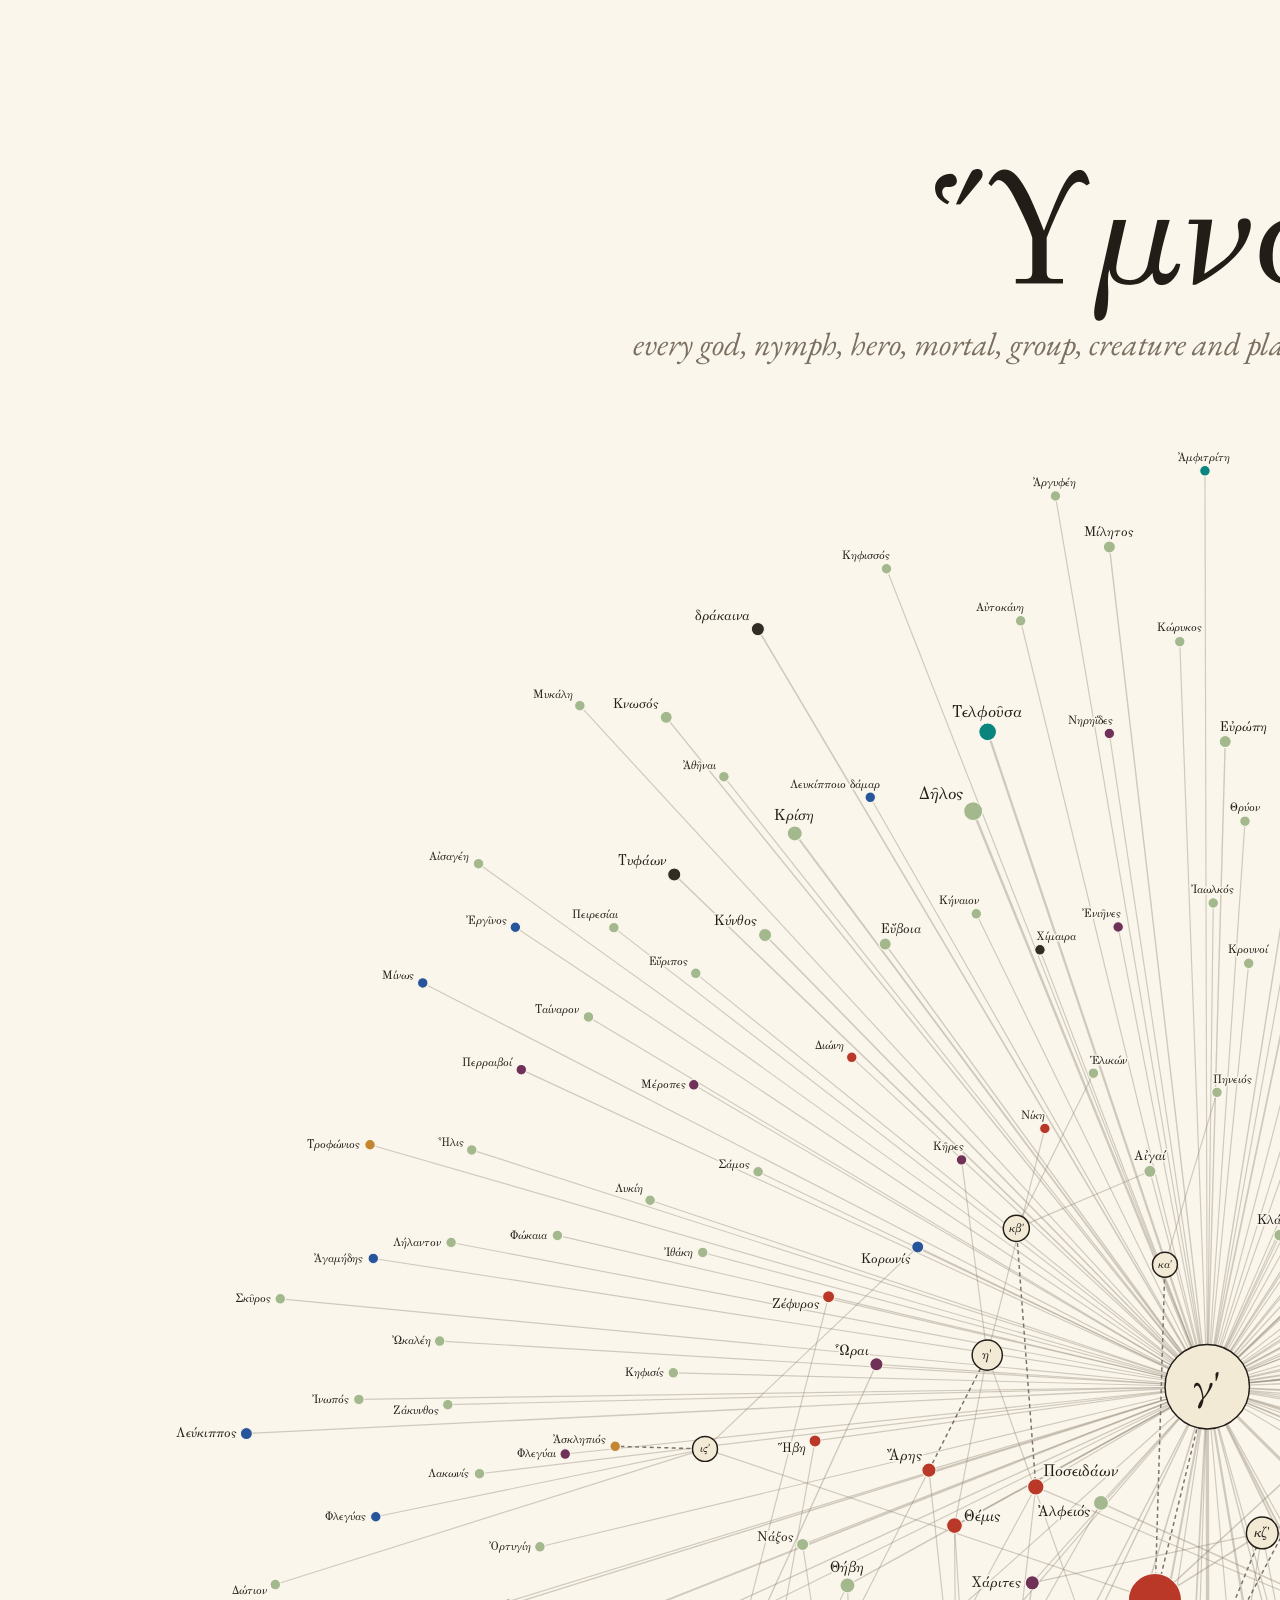
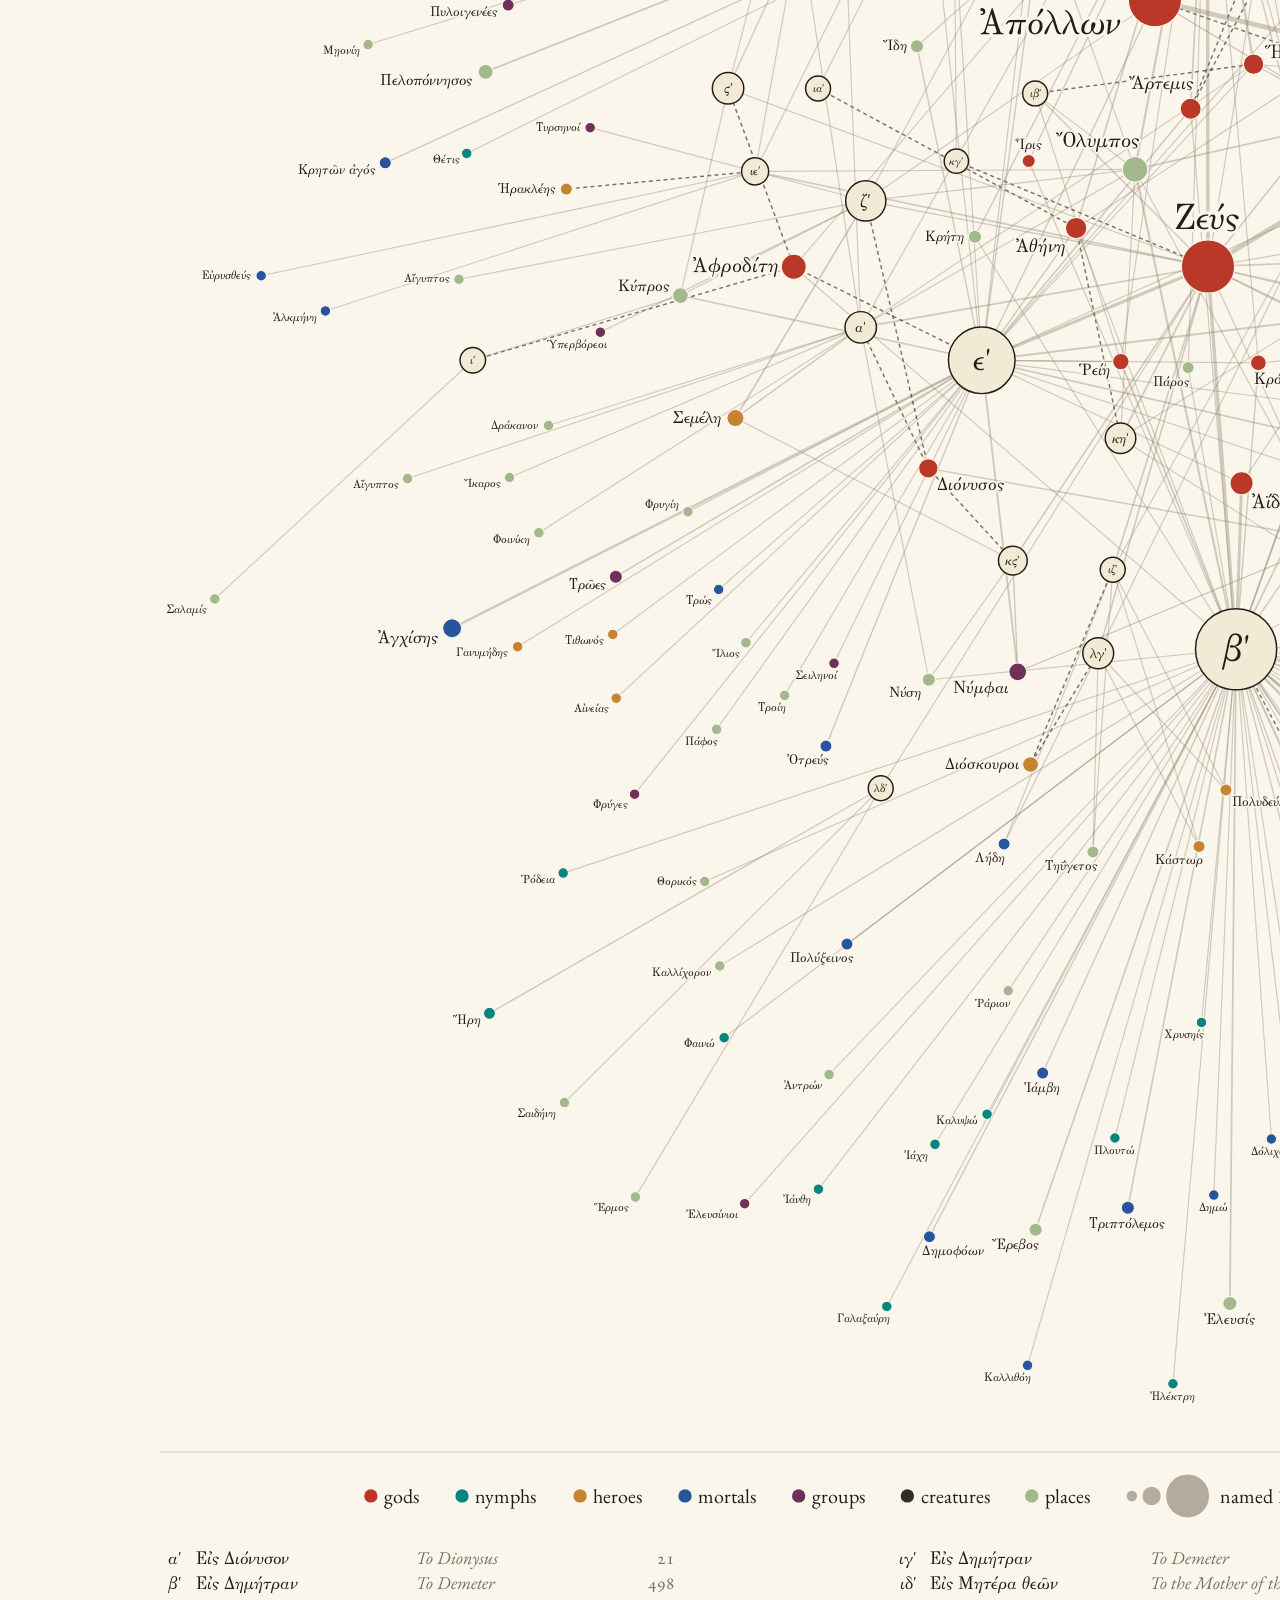
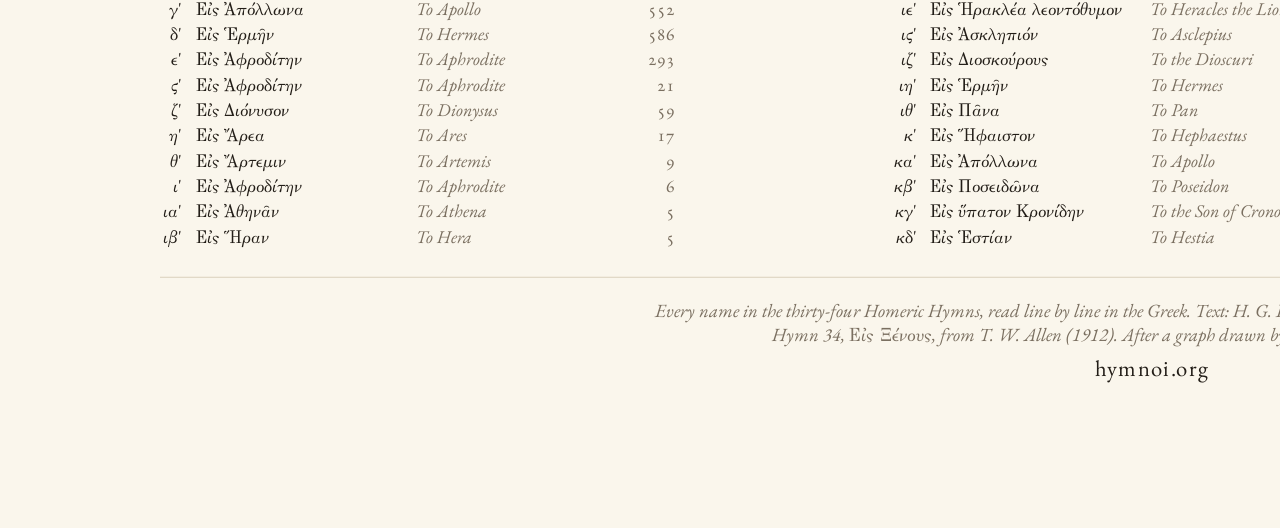
<file: site/poster/hymnoi-hubs.html>
<!doctype html><html><head><meta charset="utf-8"><style>
@page { size: 24in 38.833in; margin: 0 }
html, body { margin: 0; padding: 0; }
svg { display: block; width: 24in; height: 38.833in; }
</style></head><body>
<svg xmlns="http://www.w3.org/2000/svg" width="24in" height="38.833in" viewBox="0 0 1728 2795.96">
<title>Ὕμνοι: the names in the Homeric Hymns</title>
<style>
@font-face { font-family: "EB Garamond"; src: url(../fonts/ebgaramond-roman.woff2) format("woff2"); font-style: normal; font-weight: 400 800; }
@font-face { font-family: "EB Garamond"; src: url(../fonts/ebgaramond-italic.woff2) format("woff2"); font-style: italic; font-weight: 400 800; }
@font-face { font-family: "GFS Porson"; src: url(../fonts/GFSPorson.otf) format("opentype"); }
text { font-family: "EB Garamond", serif; fill: #221d17; }
.grc { font-family: "GFS Porson", "EB Garamond", serif; }
.title { font-size: 120px; }
.sub { font-size: 24px; font-style: italic; fill: #7a6f60; }
.leg { font-size: 15px; }
.key text { font-size: 13.5px; }
.key .en { font-style: italic; fill: #7a6f60; }
.key .ln { fill: #7a6f60; font-variant-numeric: oldstyle-nums; }
.colo { font-size: 14px; font-style: italic; fill: #7a6f60; }
.colo .grc { font-style: normal; }
.url { font-size: 17px; letter-spacing: 0.06em; }
.rule { stroke: #d9cfbb; stroke-width: 0.8; }
.link { stroke: #8c7f6c; stroke-opacity: 0.38; fill: none; }
.link.ded { stroke: #221d17; stroke-opacity: 0.6; stroke-dasharray: 3 2.5; stroke-width: 1.1; }
.leader { stroke: #7a6f60; stroke-width: 0.5; fill: none; }
.node { stroke: #faf6ec; stroke-width: 0.8; }
.hymn { fill: #f3ead6; stroke: #221d17; stroke-width: 1.1; }
.lab { font-family: "GFS Porson", "EB Garamond", serif; paint-order: stroke; stroke: #faf6ec; stroke-linejoin: round; }
.num { font-family: "GFS Porson", "EB Garamond", serif; }
</style>
<rect width="1728" height="2795.96" fill="#faf6ec"/>
<g id="links">
<line class="link ded" x1="354.59" y1="1470.17" x2="595.33" y2="1400.08"/>
<line class="link" x1="354.59" y1="1470.17" x2="510.34" y2="1421.68" stroke-width="0.87"/>
<line class="link" x1="354.59" y1="1470.17" x2="161.1" y2="1649.21" stroke-width="0.87"/>
<line class="link" x1="613.55" y1="1266.35" x2="696.71" y2="1102.61" stroke-width="0.87"/>
<line class="link ded" x1="613.55" y1="1266.35" x2="807.1" y2="1371.02"/>
<line class="link ded" x1="776.35" y1="1270.05" x2="940.19" y2="1248.09"/>
<line class="link" x1="776.35" y1="1270.05" x2="851.29" y2="1327.07" stroke-width="0.87"/>
<line class="link" x1="776.35" y1="1270.05" x2="840.63" y2="1471.18" stroke-width="0.87"/>
<line class="link" x1="776.35" y1="1270.05" x2="906" y2="1399.86" stroke-width="1.04"/>
<line class="link ded" x1="1131.03" y1="1859.59" x2="995.64" y2="1817.69"/>
<line class="link" x1="1131.03" y1="1859.59" x2="1056.02" y2="1795.3" stroke-width="0.87"/>
<line class="link ded" x1="1244.32" y1="1480.07" x2="1435.49" y2="1601.64"/>
<line class="link" x1="1244.32" y1="1480.07" x2="986.67" y2="1357.56" stroke-width="0.87"/>
<line class="link" x1="1244.32" y1="1480.07" x2="906" y2="1399.86" stroke-width="0.87"/>
<line class="link" x1="566.33" y1="1328.54" x2="244.08" y2="1433.22" stroke-width="0.87"/>
<line class="link" x1="566.33" y1="1328.54" x2="195.88" y2="1406.8" stroke-width="0.87"/>
<line class="link" x1="566.33" y1="1328.54" x2="611.28" y2="1080.7" stroke-width="0.87"/>
<line class="link ded" x1="566.33" y1="1328.54" x2="424.73" y2="1341.75"/>
<line class="link" x1="566.33" y1="1328.54" x2="851.29" y2="1327.07" stroke-width="0.87"/>
<line class="link" x1="566.33" y1="1328.54" x2="635.6" y2="1189" stroke-width="0.87"/>
<line class="link" x1="566.33" y1="1328.54" x2="906" y2="1399.86" stroke-width="1.18"/>
<line class="link" x1="528.75" y1="1086.67" x2="866.2" y2="1200.09" stroke-width="0.87"/>
<line class="link ded" x1="528.75" y1="1086.67" x2="461.39" y2="1084.74"/>
<line class="link" x1="528.75" y1="1086.67" x2="206.51" y2="1188.4" stroke-width="0.87"/>
<line class="link" x1="528.75" y1="1086.67" x2="688.29" y2="935.23" stroke-width="0.87"/>
<line class="link" x1="528.75" y1="1086.67" x2="281.83" y2="1137.55" stroke-width="0.87"/>
<line class="link ded" x1="834.54" y1="1627.26" x2="772.92" y2="1773.39"/>
<line class="link" x1="834.54" y1="1627.26" x2="899.28" y2="1834.81" stroke-width="0.87"/>
<line class="link" x1="834.54" y1="1627.26" x2="753.08" y2="1832.93" stroke-width="0.87"/>
<line class="link" x1="834.54" y1="1627.26" x2="986.67" y2="1357.56" stroke-width="0.87"/>
<line class="link" x1="834.54" y1="1627.26" x2="919.47" y2="1792.46" stroke-width="0.87"/>
<line class="link" x1="834.54" y1="1627.26" x2="819.67" y2="1838.93" stroke-width="0.87"/>
<line class="link" x1="834.54" y1="1627.26" x2="906" y2="1399.86" stroke-width="1.18"/>
<line class="link" x1="1194.43" y1="1389.29" x2="1293.17" y2="1533.74" stroke-width="0.87"/>
<line class="link" x1="1194.43" y1="1389.29" x2="1484.6" y2="1541.55" stroke-width="0.87"/>
<line class="link" x1="1194.43" y1="1389.29" x2="940.19" y2="1248.09" stroke-width="0.87"/>
<line class="link ded" x1="1194.43" y1="1389.29" x2="1016.79" y2="1436.18"/>
<line class="link" x1="1194.43" y1="1389.29" x2="1316.98" y2="1299.99" stroke-width="0.87"/>
<line class="link" x1="1194.43" y1="1389.29" x2="1322.93" y2="1364.15" stroke-width="1.18"/>
<line class="link" x1="1194.43" y1="1389.29" x2="906" y2="1399.86" stroke-width="1.18"/>
<line class="link" x1="999.85" y1="1605.31" x2="1293.17" y2="1533.74" stroke-width="0.87"/>
<line class="link" x1="999.85" y1="1605.31" x2="696.24" y2="1551.26" stroke-width="1.04"/>
<line class="link" x1="999.85" y1="1605.31" x2="1124.71" y2="1758.78" stroke-width="0.87"/>
<line class="link" x1="999.85" y1="1605.31" x2="1161.17" y2="1727.68" stroke-width="0.87"/>
<line class="link" x1="999.85" y1="1605.31" x2="1201.39" y2="1694.51" stroke-width="0.87"/>
<line class="link" x1="999.85" y1="1605.31" x2="1016.79" y2="1436.18" stroke-width="1.39"/>
<line class="link" x1="999.85" y1="1605.31" x2="986.67" y2="1357.56" stroke-width="0.87"/>
<line class="link" x1="999.85" y1="1605.31" x2="763.28" y2="1703.9" stroke-width="1.04"/>
<line class="link" x1="999.85" y1="1605.31" x2="851.29" y2="1327.07" stroke-width="0.87"/>
<line class="link ded" x1="999.85" y1="1605.31" x2="1048.48" y2="1727.76"/>
<line class="link" x1="999.85" y1="1605.31" x2="906" y2="1399.86" stroke-width="0.87"/>
<line class="link" x1="645.55" y1="1445.52" x2="305.67" y2="1558.92" stroke-width="0.87"/>
<line class="link" x1="645.55" y1="1445.52" x2="825.73" y2="1127.16" stroke-width="0.87"/>
<line class="link ded" x1="645.55" y1="1445.52" x2="696.24" y2="1551.26"/>
<line class="link" x1="645.55" y1="1445.52" x2="411.4" y2="1519.13" stroke-width="0.87"/>
<line class="link" x1="645.55" y1="1445.52" x2="940.19" y2="1248.09" stroke-width="0.87"/>
<line class="link" x1="645.55" y1="1445.52" x2="382.13" y2="1558.11" stroke-width="0.87"/>
<line class="link" x1="645.55" y1="1445.52" x2="601.95" y2="1158.36" stroke-width="0.87"/>
<line class="link" x1="645.55" y1="1445.52" x2="696.62" y2="1709.78" stroke-width="0.87"/>
<line class="link" x1="645.55" y1="1445.52" x2="851.29" y2="1327.07" stroke-width="0.87"/>
<line class="link" x1="645.55" y1="1445.52" x2="404.19" y2="1599.54" stroke-width="0.87"/>
<line class="link" x1="645.55" y1="1445.52" x2="551.58" y2="1513.57" stroke-width="1.18"/>
<line class="link" x1="645.55" y1="1445.52" x2="635.6" y2="1189" stroke-width="0.87"/>
<line class="link" x1="645.55" y1="1445.52" x2="906" y2="1399.86" stroke-width="1.29"/>
<line class="link" x1="1120.81" y1="1166.29" x2="807.1" y2="1371.02" stroke-width="0.87"/>
<line class="link ded" x1="1120.81" y1="1166.29" x2="1186.92" y2="1072.6"/>
<line class="link" x1="1120.81" y1="1166.29" x2="986.67" y2="1357.56" stroke-width="0.87"/>
<line class="link ded" x1="873.7" y1="948.52" x2="866.2" y2="1200.09"/>
<line class="link" x1="873.7" y1="948.52" x2="912.74" y2="819.27" stroke-width="0.87"/>
<line class="link" x1="762.25" y1="921.28" x2="862.42" y2="878.5" stroke-width="0.87"/>
<line class="link" x1="762.25" y1="921.28" x2="820.07" y2="804.87" stroke-width="0.87"/>
<line class="link ded" x1="762.25" y1="921.28" x2="776.83" y2="1115.13"/>
<line class="link" x1="717.27" y1="1320.85" x2="715.86" y2="1144.21" stroke-width="0.87"/>
<line class="link ded" x1="717.27" y1="1320.85" x2="906" y2="1399.86"/>
<line class="link" x1="1134.78" y1="1361.88" x2="866.2" y2="1200.09" stroke-width="1.04"/>
<line class="link ded" x1="1134.78" y1="1361.88" x2="1079.63" y2="1515.1"/>
<line class="link" x1="1134.78" y1="1361.88" x2="1093.68" y2="1098.68" stroke-width="0.87"/>
<line class="link" x1="1134.78" y1="1361.88" x2="906" y2="1399.86" stroke-width="0.87"/>
<line class="link ded" x1="1022.16" y1="1254.39" x2="866.2" y2="1200.09"/>
<line class="link ded" x1="1022.16" y1="1254.39" x2="986.67" y2="1357.56"/>
<line class="link" x1="1022.16" y1="1254.39" x2="906" y2="1399.86" stroke-width="1.18"/>
<line class="link ded" x1="759.64" y1="1620.45" x2="696.24" y2="1551.26"/>
<line class="link" x1="759.64" y1="1620.45" x2="763.28" y2="1703.9" stroke-width="1.04"/>
<line class="link" x1="759.64" y1="1620.45" x2="696.62" y2="1709.78" stroke-width="0.87"/>
<line class="link" x1="759.64" y1="1620.45" x2="551.58" y2="1513.57" stroke-width="0.87"/>
<line class="link" x1="759.64" y1="1620.45" x2="906" y2="1399.86" stroke-width="1.18"/>
<line class="link" x1="946.71" y1="1149.67" x2="866.2" y2="1200.09" stroke-width="1.29"/>
<line class="link ded" x1="946.71" y1="1149.67" x2="893.01" y2="1281.57"/>
<line class="link" x1="946.71" y1="1149.67" x2="774.19" y2="1187.14" stroke-width="0.87"/>
<line class="link" x1="946.71" y1="1149.67" x2="1017.35" y2="1151.39" stroke-width="1.04"/>
<line class="link" x1="946.71" y1="1149.67" x2="986.67" y2="1357.56" stroke-width="0.87"/>
<line class="link" x1="946.71" y1="1149.67" x2="1093.68" y2="1098.68" stroke-width="0.87"/>
<line class="link" x1="946.71" y1="1149.67" x2="906" y2="1399.86" stroke-width="0.87"/>
<line class="link ded" x1="840.4" y1="1528.65" x2="807.1" y2="1371.02"/>
<line class="link" x1="840.4" y1="1528.65" x2="1073.4" y2="1383.64" stroke-width="0.87"/>
<line class="link" x1="840.4" y1="1528.65" x2="1080.87" y2="1680.56" stroke-width="0.87"/>
<line class="link" x1="840.4" y1="1528.65" x2="851.29" y2="1327.07" stroke-width="0.87"/>
<line class="link" x1="840.4" y1="1528.65" x2="906" y2="1399.86" stroke-width="1.29"/>
<line class="link ded" x1="1157.48" y1="1454.24" x2="1016.79" y2="1436.18"/>
<line class="link ded" x1="1157.48" y1="1454.24" x2="1079.63" y2="1515.1"/>
<line class="link" x1="1157.48" y1="1454.24" x2="943.79" y2="1472.15" stroke-width="0.87"/>
<line class="link" x1="1157.48" y1="1454.24" x2="1322.93" y2="1364.15" stroke-width="0.87"/>
<line class="link" x1="1157.48" y1="1454.24" x2="906" y2="1399.86" stroke-width="0.87"/>
<line class="link" x1="927.06" y1="1686.95" x2="1141.08" y2="2141.04" stroke-width="0.87"/>
<line class="link" x1="927.06" y1="1686.95" x2="992.21" y2="2106.35" stroke-width="0.87"/>
<line class="link" x1="927.06" y1="1686.95" x2="621.82" y2="2005.94" stroke-width="0.87"/>
<line class="link" x1="927.06" y1="1686.95" x2="595.33" y2="1400.08" stroke-width="0.87"/>
<line class="link" x1="927.06" y1="1686.95" x2="893.01" y2="1281.57" stroke-width="0.87"/>
<line class="link" x1="927.06" y1="1686.95" x2="807.1" y2="1371.02" stroke-width="0.87"/>
<line class="link" x1="927.06" y1="1686.95" x2="901.11" y2="1966.84" stroke-width="0.87"/>
<line class="link ded" x1="927.06" y1="1686.95" x2="995.64" y2="1817.69"/>
<line class="link" x1="927.06" y1="1686.95" x2="910.35" y2="2096.29" stroke-width="0.87"/>
<line class="link" x1="927.06" y1="1686.95" x2="697.07" y2="2127.56" stroke-width="1.04"/>
<line class="link" x1="927.06" y1="1686.95" x2="1306.55" y2="2066.91" stroke-width="1.18"/>
<line class="link" x1="927.06" y1="1686.95" x2="953.55" y2="2054.23" stroke-width="0.87"/>
<line class="link" x1="927.06" y1="1686.95" x2="879.69" y2="2237.83" stroke-width="0.87"/>
<line class="link" x1="927.06" y1="1686.95" x2="558.51" y2="2102.73" stroke-width="0.87"/>
<line class="link" x1="927.06" y1="1686.95" x2="922.41" y2="2177.6" stroke-width="1.29"/>
<line class="link" x1="927.06" y1="1686.95" x2="776.73" y2="2122.27" stroke-width="1.18"/>
<line class="link" x1="927.06" y1="1686.95" x2="1091.06" y2="2142.28" stroke-width="1.04"/>
<line class="link" x1="927.06" y1="1686.95" x2="1054.26" y2="1329.4" stroke-width="1.04"/>
<line class="link" x1="927.06" y1="1686.95" x2="665.1" y2="2179.84" stroke-width="0.87"/>
<line class="link" x1="927.06" y1="1686.95" x2="931.18" y2="1562.5" stroke-width="2.23"/>
<line class="link" x1="927.06" y1="1686.95" x2="1286.19" y2="1981.65" stroke-width="1.39"/>
<line class="link" x1="927.06" y1="1686.95" x2="1073.4" y2="1383.64" stroke-width="1.29"/>
<line class="link" x1="927.06" y1="1686.95" x2="1016.79" y2="1436.18" stroke-width="1.39"/>
<line class="link" x1="927.06" y1="1686.95" x2="1080.87" y2="1680.56" stroke-width="0.87"/>
<line class="link" x1="927.06" y1="1686.95" x2="701.26" y2="2058.24" stroke-width="0.87"/>
<line class="link" x1="927.06" y1="1686.95" x2="782.02" y2="2004.78" stroke-width="1.04"/>
<line class="link" x1="927.06" y1="1686.95" x2="1091.53" y2="2047.55" stroke-width="0.87"/>
<line class="link" x1="927.06" y1="1686.95" x2="613.85" y2="2091.86" stroke-width="0.87"/>
<line class="link" x1="927.06" y1="1686.95" x2="771.53" y2="1320.8" stroke-width="0.87"/>
<line class="link" x1="927.06" y1="1686.95" x2="539.84" y2="1924.44" stroke-width="0.87"/>
<line class="link" x1="927.06" y1="1686.95" x2="1146.48" y2="2016.51" stroke-width="1.04"/>
<line class="link" x1="927.06" y1="1686.95" x2="1166.24" y2="2088.85" stroke-width="0.87"/>
<line class="link" x1="927.06" y1="1686.95" x2="770.66" y2="2224" stroke-width="0.87"/>
<line class="link" x1="927.06" y1="1686.95" x2="740.31" y2="2035.64" stroke-width="0.87"/>
<line class="link" x1="927.06" y1="1686.95" x2="1351.88" y2="1847.59" stroke-width="1.71"/>
<line class="link" x1="927.06" y1="1686.95" x2="1055.62" y2="2182.64" stroke-width="1.04"/>
<line class="link" x1="927.06" y1="1686.95" x2="1308.02" y2="1775.2" stroke-width="0.87"/>
<line class="link" x1="927.06" y1="1686.95" x2="731.19" y2="1377.56" stroke-width="0.87"/>
<line class="link" x1="927.06" y1="1686.95" x2="943.79" y2="1472.15" stroke-width="1.04"/>
<line class="link" x1="927.06" y1="1686.95" x2="1464.4" y2="1783.79" stroke-width="0.87"/>
<line class="link" x1="927.06" y1="1686.95" x2="1232.6" y2="2112.41" stroke-width="0.87"/>
<line class="link" x1="927.06" y1="1686.95" x2="1202.93" y2="1975.12" stroke-width="0.87"/>
<line class="link" x1="927.06" y1="1686.95" x2="1421.73" y2="1822.61" stroke-width="1.48"/>
<line class="link" x1="927.06" y1="1686.95" x2="696.62" y2="1709.78" stroke-width="0.87"/>
<line class="link" x1="927.06" y1="1686.95" x2="1094.08" y2="1589.85" stroke-width="0.87"/>
<line class="link" x1="927.06" y1="1686.95" x2="989.23" y2="2214.1" stroke-width="0.87"/>
<line class="link" x1="927.06" y1="1686.95" x2="851.29" y2="1327.07" stroke-width="1.56"/>
<line class="link" x1="927.06" y1="1686.95" x2="1226.4" y2="1866.15" stroke-width="0.87"/>
<line class="link" x1="927.06" y1="1686.95" x2="891.17" y2="1475.67" stroke-width="0.87"/>
<line class="link" x1="927.06" y1="1686.95" x2="1293.04" y2="1860.23" stroke-width="0.87"/>
<line class="link" x1="927.06" y1="1686.95" x2="1056.02" y2="1795.3" stroke-width="1.9"/>
<line class="link" x1="927.06" y1="1686.95" x2="1025.56" y2="1994.36" stroke-width="0.87"/>
<line class="link" x1="927.06" y1="1686.95" x2="543.11" y2="1978.26" stroke-width="0.87"/>
<line class="link" x1="927.06" y1="1686.95" x2="836.19" y2="2053.51" stroke-width="0.87"/>
<line class="link" x1="927.06" y1="1686.95" x2="1302.4" y2="1722.25" stroke-width="0.87"/>
<line class="link" x1="927.06" y1="1686.95" x2="635.23" y2="1908.07" stroke-width="1.04"/>
<line class="link" x1="927.06" y1="1686.95" x2="756.17" y2="1943.06" stroke-width="0.87"/>
<line class="link" x1="927.06" y1="1686.95" x2="840.63" y2="1471.18" stroke-width="1.29"/>
<line class="link" x1="927.06" y1="1686.95" x2="422.38" y2="1854.82" stroke-width="0.87"/>
<line class="link" x1="927.06" y1="1686.95" x2="1256.64" y2="1914.53" stroke-width="0.87"/>
<line class="link" x1="927.06" y1="1686.95" x2="1112.73" y2="1416.46" stroke-width="1.04"/>
<line class="link" x1="927.06" y1="1686.95" x2="528.51" y2="1861.12" stroke-width="0.87"/>
<line class="link" x1="927.06" y1="1686.95" x2="845.9" y2="2105.86" stroke-width="1.18"/>
<line class="link" x1="927.06" y1="1686.95" x2="1094.91" y2="1935.3" stroke-width="0.87"/>
<line class="link" x1="927.06" y1="1686.95" x2="906" y2="1399.86" stroke-width="2.55"/>
<line class="link ded" x1="1271.74" y1="1229" x2="1054.26" y2="1329.4"/>
<line class="link" x1="1271.74" y1="1229" x2="1197.38" y2="1158.26" stroke-width="0.87"/>
<line class="link" x1="1156.62" y1="1520.53" x2="1019.98" y2="1535.06" stroke-width="0.87"/>
<line class="link" x1="1156.62" y1="1520.53" x2="1371.2" y2="1655" stroke-width="1.04"/>
<line class="link" x1="1156.62" y1="1520.53" x2="1054.26" y2="1329.4" stroke-width="0.87"/>
<line class="link ded" x1="1156.62" y1="1520.53" x2="1073.4" y2="1383.64"/>
<line class="link" x1="1156.62" y1="1520.53" x2="1080.87" y2="1680.56" stroke-width="1.04"/>
<line class="link" x1="1156.62" y1="1520.53" x2="1293.23" y2="1665.03" stroke-width="0.87"/>
<line class="link" x1="1156.62" y1="1520.53" x2="986.67" y2="1357.56" stroke-width="0.87"/>
<line class="link" x1="1156.62" y1="1520.53" x2="1094.08" y2="1589.85" stroke-width="0.87"/>
<line class="link" x1="1156.62" y1="1520.53" x2="1197.38" y2="1158.26" stroke-width="0.87"/>
<line class="link" x1="1156.62" y1="1520.53" x2="1313.51" y2="1466.42" stroke-width="0.87"/>
<line class="link" x1="1156.62" y1="1520.53" x2="906" y2="1399.86" stroke-width="0.87"/>
<line class="link" x1="1217.91" y1="1555.96" x2="986.67" y2="1357.56" stroke-width="1.04"/>
<line class="link" x1="1217.91" y1="1555.96" x2="1094.08" y2="1589.85" stroke-width="0.87"/>
<line class="link" x1="1217.91" y1="1555.96" x2="1517.28" y2="1679.45" stroke-width="0.87"/>
<line class="link ded" x1="1217.91" y1="1555.96" x2="1313.51" y2="1466.42"/>
<line class="link" x1="1217.91" y1="1555.96" x2="906" y2="1399.86" stroke-width="1.18"/>
<line class="link ded" x1="823.66" y1="1689.94" x2="772.92" y2="1773.39"/>
<line class="link" x1="823.66" y1="1689.94" x2="899.28" y2="1834.81" stroke-width="0.87"/>
<line class="link" x1="823.66" y1="1689.94" x2="753.08" y2="1832.93" stroke-width="0.87"/>
<line class="link" x1="823.66" y1="1689.94" x2="986.67" y2="1357.56" stroke-width="0.87"/>
<line class="link" x1="823.66" y1="1689.94" x2="919.47" y2="1792.46" stroke-width="0.87"/>
<line class="link" x1="823.66" y1="1689.94" x2="819.67" y2="1838.93" stroke-width="0.87"/>
<line class="link" x1="823.66" y1="1689.94" x2="906" y2="1399.86" stroke-width="1.18"/>
<line class="link" x1="660.56" y1="1791.19" x2="367.09" y2="1959.96" stroke-width="1.04"/>
<line class="link" x1="660.56" y1="1791.19" x2="476.57" y2="2097.79" stroke-width="0.87"/>
<line class="link" x1="660.56" y1="1791.19" x2="423.33" y2="2026.95" stroke-width="0.87"/>
<line class="link" x1="660.56" y1="1791.19" x2="906" y2="1399.86" stroke-width="0.87"/>
<line class="link" x1="905.43" y1="1040.03" x2="279.97" y2="943.84" stroke-width="0.87"/>
<line class="link" x1="905.43" y1="1040.03" x2="862.42" y2="878.5" stroke-width="0.87"/>
<line class="link" x1="905.43" y1="1040.03" x2="1200.3" y2="682.82" stroke-width="0.87"/>
<line class="link" x1="905.43" y1="1040.03" x2="838.62" y2="695.25" stroke-width="0.87"/>
<line class="link" x1="905.43" y1="1040.03" x2="1134.01" y2="629.71" stroke-width="0.87"/>
<line class="link" x1="905.43" y1="1040.03" x2="358.91" y2="647.78" stroke-width="0.87"/>
<line class="link" x1="905.43" y1="1040.03" x2="825.73" y2="1127.16" stroke-width="0.87"/>
<line class="link" x1="905.43" y1="1040.03" x2="903.71" y2="353.13" stroke-width="0.87"/>
<line class="link" x1="905.43" y1="1040.03" x2="595.33" y2="1400.08" stroke-width="0.87"/>
<line class="link ded" x1="905.43" y1="1040.03" x2="866.2" y2="1200.09"/>
<line class="link" x1="905.43" y1="1040.03" x2="989.48" y2="576.74" stroke-width="0.87"/>
<line class="link" x1="905.43" y1="1040.03" x2="696.71" y2="1102.61" stroke-width="0.87"/>
<line class="link" x1="905.43" y1="1040.03" x2="791.59" y2="371.98" stroke-width="0.87"/>
<line class="link" x1="905.43" y1="1040.03" x2="893.01" y2="1281.57" stroke-width="1.29"/>
<line class="link" x1="905.43" y1="1040.03" x2="807.1" y2="1371.02" stroke-width="1.18"/>
<line class="link" x1="905.43" y1="1040.03" x2="542.93" y2="582.49" stroke-width="0.87"/>
<line class="link" x1="905.43" y1="1040.03" x2="1102.08" y2="483.43" stroke-width="0.87"/>
<line class="link" x1="905.43" y1="1040.03" x2="765.47" y2="465.62" stroke-width="0.87"/>
<line class="link" x1="905.43" y1="1040.03" x2="1130.03" y2="555.42" stroke-width="0.87"/>
<line class="link" x1="905.43" y1="1040.03" x2="774.19" y2="1187.14" stroke-width="0.87"/>
<line class="link" x1="905.43" y1="1040.03" x2="779.97" y2="712.38" stroke-width="0.87"/>
<line class="link" x1="905.43" y1="1040.03" x2="1220.01" y2="545.95" stroke-width="1.04"/>
<line class="link" x1="905.43" y1="1040.03" x2="1197.96" y2="768.63" stroke-width="1.04"/>
<line class="link" x1="905.43" y1="1040.03" x2="729.88" y2="608.37" stroke-width="1.84"/>
<line class="link" x1="905.43" y1="1040.03" x2="638.81" y2="792.99" stroke-width="0.87"/>
<line class="link" x1="905.43" y1="1040.03" x2="1489.43" y2="775.93" stroke-width="0.87"/>
<line class="link" x1="905.43" y1="1040.03" x2="568.4" y2="471.82" stroke-width="1.18"/>
<line class="link" x1="905.43" y1="1040.03" x2="1271.46" y2="843.01" stroke-width="0.87"/>
<line class="link" x1="905.43" y1="1040.03" x2="1040.36" y2="393.21" stroke-width="1.29"/>
<line class="link" x1="905.43" y1="1040.03" x2="353.82" y2="862.43" stroke-width="0.87"/>
<line class="link" x1="905.43" y1="1040.03" x2="1304.09" y2="945.81" stroke-width="0.87"/>
<line class="link" x1="905.43" y1="1040.03" x2="1454.85" y2="686.11" stroke-width="0.87"/>
<line class="link" x1="905.43" y1="1040.03" x2="386.51" y2="695.45" stroke-width="0.87"/>
<line class="link" x1="905.43" y1="1040.03" x2="663.91" y2="708.04" stroke-width="1.04"/>
<line class="link" x1="905.43" y1="1040.03" x2="521.83" y2="730" stroke-width="0.87"/>
<line class="link" x1="905.43" y1="1040.03" x2="918.91" y2="556.19" stroke-width="1.04"/>
<line class="link" x1="905.43" y1="1040.03" x2="1054.26" y2="1329.4" stroke-width="1.39"/>
<line class="link" x1="905.43" y1="1040.03" x2="1315.61" y2="716.34" stroke-width="0.87"/>
<line class="link" x1="905.43" y1="1040.03" x2="1551.07" y2="1343.54" stroke-width="0.87"/>
<line class="link" x1="905.43" y1="1040.03" x2="611.28" y2="1080.7" stroke-width="0.87"/>
<line class="link" x1="905.43" y1="1040.03" x2="1073.4" y2="1383.64" stroke-width="1.39"/>
<line class="link" x1="905.43" y1="1040.03" x2="1186.92" y2="1072.6" stroke-width="0.87"/>
<line class="link" x1="905.43" y1="1040.03" x2="940.19" y2="1248.09" stroke-width="1.71"/>
<line class="link" x1="905.43" y1="1040.03" x2="1016.79" y2="1436.18" stroke-width="0.87"/>
<line class="link" x1="905.43" y1="1040.03" x2="1296.65" y2="551.14" stroke-width="0.87"/>
<line class="link" x1="905.43" y1="1040.03" x2="657.32" y2="1023.23" stroke-width="0.87"/>
<line class="link" x1="905.43" y1="1040.03" x2="687.73" y2="1234.67" stroke-width="0.87"/>
<line class="link" x1="905.43" y1="1040.03" x2="1143.11" y2="677.88" stroke-width="0.87"/>
<line class="link" x1="905.43" y1="1040.03" x2="269.16" y2="1049.55" stroke-width="0.87"/>
<line class="link" x1="905.43" y1="1040.03" x2="909.92" y2="677.25" stroke-width="0.87"/>
<line class="link" x1="905.43" y1="1040.03" x2="1419.34" y2="823.72" stroke-width="1.04"/>
<line class="link" x1="905.43" y1="1040.03" x2="771.53" y2="1320.8" stroke-width="1.04"/>
<line class="link" x1="905.43" y1="1040.03" x2="1342.82" y2="560.91" stroke-width="1.04"/>
<line class="link" x1="905.43" y1="1040.03" x2="527.03" y2="939.35" stroke-width="0.87"/>
<line class="link" x1="905.43" y1="1040.03" x2="996.57" y2="688.71" stroke-width="0.87"/>
<line class="link" x1="905.43" y1="1040.03" x2="732.21" y2="685.39" stroke-width="0.87"/>
<line class="link" x1="905.43" y1="1040.03" x2="504.97" y2="1029.61" stroke-width="0.87"/>
<line class="link" x1="905.43" y1="1040.03" x2="664.87" y2="426.58" stroke-width="0.87"/>
<line class="link" x1="905.43" y1="1040.03" x2="959.93" y2="926.33" stroke-width="0.87"/>
<line class="link" x1="905.43" y1="1040.03" x2="1450.42" y2="1060.42" stroke-width="0.87"/>
<line class="link" x1="905.43" y1="1040.03" x2="499.67" y2="538" stroke-width="1.04"/>
<line class="link" x1="905.43" y1="1040.03" x2="1043.67" y2="594.86" stroke-width="0.87"/>
<line class="link" x1="905.43" y1="1040.03" x2="688.29" y2="935.23" stroke-width="0.87"/>
<line class="link" x1="905.43" y1="1040.03" x2="884.83" y2="481.21" stroke-width="0.87"/>
<line class="link" x1="905.43" y1="1040.03" x2="1559.15" y2="1072.29" stroke-width="0.87"/>
<line class="link" x1="905.43" y1="1040.03" x2="731.19" y2="1377.56" stroke-width="1.04"/>
<line class="link" x1="905.43" y1="1040.03" x2="1321.56" y2="640.46" stroke-width="1.39"/>
<line class="link" x1="905.43" y1="1040.03" x2="288.95" y2="1322.13" stroke-width="1.04"/>
<line class="link" x1="905.43" y1="1040.03" x2="596.07" y2="625.06" stroke-width="1.39"/>
<line class="link" x1="905.43" y1="1040.03" x2="1296.76" y2="892.14" stroke-width="0.87"/>
<line class="link" x1="905.43" y1="1040.03" x2="943.79" y2="1472.15" stroke-width="0.87"/>
<line class="link" x1="905.43" y1="1040.03" x2="936.52" y2="722.46" stroke-width="0.87"/>
<line class="link" x1="905.43" y1="1040.03" x2="573.83" y2="701.23" stroke-width="1.18"/>
<line class="link" x1="905.43" y1="1040.03" x2="359.6" y2="1105.28" stroke-width="0.87"/>
<line class="link" x1="905.43" y1="1040.03" x2="1374.75" y2="963.55" stroke-width="0.87"/>
<line class="link" x1="905.43" y1="1040.03" x2="338.34" y2="931.89" stroke-width="0.87"/>
<line class="link" x1="905.43" y1="1040.03" x2="1170.21" y2="429.58" stroke-width="0.87"/>
<line class="link" x1="905.43" y1="1040.03" x2="1504.55" y2="1289.95" stroke-width="0.87"/>
<line class="link" x1="905.43" y1="1040.03" x2="1017.35" y2="1151.39" stroke-width="2.23"/>
<line class="link" x1="905.43" y1="1040.03" x2="184.79" y2="1075.14" stroke-width="1.04"/>
<line class="link" x1="905.43" y1="1040.03" x2="652.7" y2="598" stroke-width="0.87"/>
<line class="link" x1="905.43" y1="1040.03" x2="1496.69" y2="1123.78" stroke-width="0.87"/>
<line class="link" x1="905.43" y1="1040.03" x2="487.57" y2="900.2" stroke-width="0.87"/>
<line class="link" x1="905.43" y1="1040.03" x2="276.09" y2="1233.41" stroke-width="0.87"/>
<line class="link" x1="905.43" y1="1040.03" x2="997.17" y2="466.33" stroke-width="1.04"/>
<line class="link" x1="905.43" y1="1040.03" x2="1316.08" y2="1003.15" stroke-width="0.87"/>
<line class="link" x1="905.43" y1="1040.03" x2="520.35" y2="813.6" stroke-width="0.87"/>
<line class="link" x1="905.43" y1="1040.03" x2="832.04" y2="410.2" stroke-width="1.04"/>
<line class="link" x1="905.43" y1="1040.03" x2="1547.95" y2="978.36" stroke-width="0.87"/>
<line class="link" x1="905.43" y1="1040.03" x2="317.07" y2="737.17" stroke-width="0.87"/>
<line class="link" x1="905.43" y1="1040.03" x2="986.67" y2="1357.56" stroke-width="1.04"/>
<line class="link" x1="905.43" y1="1040.03" x2="434.89" y2="529.28" stroke-width="0.87"/>
<line class="link" x1="905.43" y1="1040.03" x2="1376.26" y2="749.17" stroke-width="0.87"/>
<line class="link" x1="905.43" y1="1040.03" x2="601.95" y2="1158.36" stroke-width="0.87"/>
<line class="link" x1="905.43" y1="1040.03" x2="832.02" y2="550.11" stroke-width="0.87"/>
<line class="link" x1="905.43" y1="1040.03" x2="1430.39" y2="985.52" stroke-width="0.87"/>
<line class="link" x1="905.43" y1="1040.03" x2="1123.85" y2="725.43" stroke-width="0.87"/>
<line class="link" x1="905.43" y1="1040.03" x2="329.75" y2="1005.79" stroke-width="0.87"/>
<line class="link" x1="905.43" y1="1040.03" x2="851.29" y2="1327.07" stroke-width="1.56"/>
<line class="link" x1="905.43" y1="1040.03" x2="1131.58" y2="1060.51" stroke-width="0.87"/>
<line class="link" x1="905.43" y1="1040.03" x2="404.94" y2="1160.09" stroke-width="0.87"/>
<line class="link" x1="905.43" y1="1040.03" x2="1197.38" y2="1158.26" stroke-width="1.04"/>
<line class="link" x1="905.43" y1="1040.03" x2="1047.04" y2="965.68" stroke-width="1.29"/>
<line class="link" x1="905.43" y1="1040.03" x2="891.17" y2="1475.67" stroke-width="0.87"/>
<line class="link" x1="905.43" y1="1040.03" x2="460.4" y2="695.72" stroke-width="0.87"/>
<line class="link" x1="905.43" y1="1040.03" x2="1259.27" y2="793.51" stroke-width="0.87"/>
<line class="link" x1="905.43" y1="1040.03" x2="364.2" y2="1253.9" stroke-width="1.39"/>
<line class="link" x1="905.43" y1="1040.03" x2="1436.66" y2="1196.84" stroke-width="0.87"/>
<line class="link" x1="905.43" y1="1040.03" x2="390.97" y2="802.23" stroke-width="0.87"/>
<line class="link" x1="905.43" y1="1040.03" x2="1519.83" y2="906.51" stroke-width="0.87"/>
<line class="link" x1="905.43" y1="1040.03" x2="423.91" y2="1090.53" stroke-width="0.87"/>
<line class="link" x1="905.43" y1="1040.03" x2="418.07" y2="926.56" stroke-width="0.87"/>
<line class="link" x1="905.43" y1="1040.03" x2="1262.21" y2="696.63" stroke-width="1.04"/>
<line class="link" x1="905.43" y1="1040.03" x2="1107.98" y2="962.23" stroke-width="0.87"/>
<line class="link" x1="905.43" y1="1040.03" x2="776.83" y2="1115.13" stroke-width="0.87"/>
<line class="link" x1="905.43" y1="1040.03" x2="381.15" y2="1203.8" stroke-width="1.04"/>
<line class="link" x1="905.43" y1="1040.03" x2="1078.51" y2="1023.29" stroke-width="1.18"/>
<line class="link" x1="905.43" y1="1040.03" x2="1093.68" y2="1098.68" stroke-width="1.29"/>
<line class="link" x1="905.43" y1="1040.03" x2="840.63" y2="1471.18" stroke-width="0.87"/>
<line class="link" x1="905.43" y1="1040.03" x2="1505.22" y2="1396.39" stroke-width="0.87"/>
<line class="link" x1="905.43" y1="1040.03" x2="1536.81" y2="1217.06" stroke-width="0.87"/>
<line class="link" x1="905.43" y1="1040.03" x2="568.58" y2="878.81" stroke-width="0.87"/>
<line class="link" x1="905.43" y1="1040.03" x2="1074.12" y2="706.16" stroke-width="0.87"/>
<line class="link" x1="905.43" y1="1040.03" x2="210.2" y2="974.1" stroke-width="0.87"/>
<line class="link" x1="905.43" y1="1040.03" x2="1112.73" y2="1416.46" stroke-width="0.87"/>
<line class="link" x1="905.43" y1="1040.03" x2="441.36" y2="762.7" stroke-width="0.87"/>
<line class="link" x1="905.43" y1="1040.03" x2="1130.84" y2="1006.37" stroke-width="0.87"/>
<line class="link" x1="905.43" y1="1040.03" x2="740.72" y2="548.87" stroke-width="1.71"/>
<line class="link" x1="905.43" y1="1040.03" x2="1558.41" y2="1149.14" stroke-width="0.87"/>
<line class="link" x1="905.43" y1="1040.03" x2="635.6" y2="1189" stroke-width="1.18"/>
<line class="link" x1="905.43" y1="1040.03" x2="715.86" y2="1144.21" stroke-width="1.18"/>
<line class="link" x1="905.43" y1="1040.03" x2="350.05" y2="1315.05" stroke-width="0.87"/>
<line class="link" x1="905.43" y1="1040.03" x2="1487.4" y2="1016.71" stroke-width="1.04"/>
<line class="link" x1="905.43" y1="1040.03" x2="933.73" y2="615.9" stroke-width="0.87"/>
<line class="link" x1="905.43" y1="1040.03" x2="1547.42" y2="1266.33" stroke-width="0.87"/>
<line class="link" x1="905.43" y1="1040.03" x2="1496.77" y2="867.44" stroke-width="0.87"/>
<line class="link" x1="905.43" y1="1040.03" x2="277.53" y2="858.55" stroke-width="0.87"/>
<line class="link" x1="905.43" y1="1040.03" x2="505.69" y2="655.89" stroke-width="1.18"/>
<line class="link" x1="905.43" y1="1040.03" x2="335.86" y2="1053.49" stroke-width="0.87"/>
<line class="link" x1="905.43" y1="1040.03" x2="621.43" y2="972.51" stroke-width="0.87"/>
<line class="link" x1="905.43" y1="1040.03" x2="906" y2="1399.86" stroke-width="2.51"/>
<line class="link" x1="1129.85" y1="1264.46" x2="825.73" y2="1127.16" stroke-width="1.18"/>
<line class="link" x1="1129.85" y1="1264.46" x2="866.2" y2="1200.09" stroke-width="3.73"/>
<line class="link" x1="1129.85" y1="1264.46" x2="1293.17" y2="1533.74" stroke-width="0.87"/>
<line class="link" x1="1129.85" y1="1264.46" x2="1019.98" y2="1535.06" stroke-width="1.04"/>
<line class="link" x1="1129.85" y1="1264.46" x2="1054.26" y2="1329.4" stroke-width="0.87"/>
<line class="link" x1="1129.85" y1="1264.46" x2="1422.1" y2="1388.03" stroke-width="1.64"/>
<line class="link" x1="1129.85" y1="1264.46" x2="931.18" y2="1562.5" stroke-width="0.87"/>
<line class="link" x1="1129.85" y1="1264.46" x2="1073.4" y2="1383.64" stroke-width="1.04"/>
<line class="link" x1="1129.85" y1="1264.46" x2="1186.92" y2="1072.6" stroke-width="0.87"/>
<line class="link" x1="1129.85" y1="1264.46" x2="940.19" y2="1248.09" stroke-width="0.87"/>
<line class="link ded" x1="1129.85" y1="1264.46" x2="1016.79" y2="1436.18"/>
<line class="link" x1="1129.85" y1="1264.46" x2="1295.08" y2="1120.26" stroke-width="0.87"/>
<line class="link" x1="1129.85" y1="1264.46" x2="1316.98" y2="1299.99" stroke-width="1.29"/>
<line class="link" x1="1129.85" y1="1264.46" x2="1017.35" y2="1151.39" stroke-width="1.56"/>
<line class="link" x1="1129.85" y1="1264.46" x2="1322.93" y2="1364.15" stroke-width="2.37"/>
<line class="link" x1="1129.85" y1="1264.46" x2="1302.24" y2="1083.37" stroke-width="0.87"/>
<line class="link" x1="1129.85" y1="1264.46" x2="986.67" y2="1357.56" stroke-width="1.18"/>
<line class="link" x1="1129.85" y1="1264.46" x2="1529.97" y2="1450.69" stroke-width="0.87"/>
<line class="link" x1="1129.85" y1="1264.46" x2="1094.08" y2="1589.85" stroke-width="1.04"/>
<line class="link" x1="1129.85" y1="1264.46" x2="851.29" y2="1327.07" stroke-width="1.39"/>
<line class="link" x1="1129.85" y1="1264.46" x2="1131.58" y2="1060.51" stroke-width="1.18"/>
<line class="link" x1="1129.85" y1="1264.46" x2="1286.4" y2="1160" stroke-width="1.04"/>
<line class="link" x1="1129.85" y1="1264.46" x2="1047.04" y2="965.68" stroke-width="0.87"/>
<line class="link" x1="1129.85" y1="1264.46" x2="1107.98" y2="962.23" stroke-width="1.18"/>
<line class="link" x1="1129.85" y1="1264.46" x2="776.83" y2="1115.13" stroke-width="0.87"/>
<line class="link" x1="1129.85" y1="1264.46" x2="1078.51" y2="1023.29" stroke-width="1.29"/>
<line class="link" x1="1129.85" y1="1264.46" x2="1093.68" y2="1098.68" stroke-width="0.87"/>
<line class="link" x1="1129.85" y1="1264.46" x2="1313.51" y2="1466.42" stroke-width="1.04"/>
<line class="link" x1="1129.85" y1="1264.46" x2="1112.73" y2="1416.46" stroke-width="0.87"/>
<line class="link" x1="1129.85" y1="1264.46" x2="1130.84" y2="1006.37" stroke-width="1.04"/>
<line class="link" x1="1129.85" y1="1264.46" x2="1412.3" y2="1448.59" stroke-width="0.87"/>
<line class="link" x1="1129.85" y1="1264.46" x2="906" y2="1399.86" stroke-width="3.51"/>
<line class="link" x1="736.3" y1="1470.24" x2="462.19" y2="1723.62" stroke-width="0.87"/>
<line class="link" x1="736.3" y1="1470.24" x2="339.08" y2="1671.2" stroke-width="1.84"/>
<line class="link ded" x1="736.3" y1="1470.24" x2="595.33" y2="1400.08"/>
<line class="link" x1="736.3" y1="1470.24" x2="866.2" y2="1200.09" stroke-width="1.04"/>
<line class="link" x1="736.3" y1="1470.24" x2="696.71" y2="1102.61" stroke-width="0.87"/>
<line class="link" x1="736.3" y1="1470.24" x2="893.01" y2="1281.57" stroke-width="1.18"/>
<line class="link" x1="736.3" y1="1470.24" x2="807.1" y2="1371.02" stroke-width="1.04"/>
<line class="link" x1="736.3" y1="1470.24" x2="774.19" y2="1187.14" stroke-width="1.04"/>
<line class="link" x1="736.3" y1="1470.24" x2="1019.98" y2="1535.06" stroke-width="1.29"/>
<line class="link" x1="736.3" y1="1470.24" x2="388.24" y2="1685" stroke-width="0.87"/>
<line class="link" x1="736.3" y1="1470.24" x2="931.18" y2="1562.5" stroke-width="0.87"/>
<line class="link" x1="736.3" y1="1470.24" x2="940.19" y2="1248.09" stroke-width="0.87"/>
<line class="link" x1="736.3" y1="1470.24" x2="1016.79" y2="1436.18" stroke-width="1.48"/>
<line class="link" x1="736.3" y1="1470.24" x2="1079.63" y2="1515.1" stroke-width="0.87"/>
<line class="link" x1="736.3" y1="1470.24" x2="687.73" y2="1234.67" stroke-width="1.04"/>
<line class="link" x1="736.3" y1="1470.24" x2="559.46" y2="1682.03" stroke-width="0.87"/>
<line class="link" x1="736.3" y1="1470.24" x2="943.79" y2="1472.15" stroke-width="1.04"/>
<line class="link" x1="736.3" y1="1470.24" x2="510.34" y2="1421.68" stroke-width="1.18"/>
<line class="link" x1="736.3" y1="1470.24" x2="1017.35" y2="1151.39" stroke-width="0.87"/>
<line class="link" x1="736.3" y1="1470.24" x2="986.67" y2="1357.56" stroke-width="0.87"/>
<line class="link" x1="736.3" y1="1470.24" x2="763.28" y2="1703.9" stroke-width="1.39"/>
<line class="link" x1="736.3" y1="1470.24" x2="1094.08" y2="1589.85" stroke-width="0.87"/>
<line class="link" x1="736.3" y1="1470.24" x2="619.47" y2="1759.5" stroke-width="1.04"/>
<line class="link" x1="736.3" y1="1470.24" x2="537.43" y2="1746.96" stroke-width="0.87"/>
<line class="link" x1="736.3" y1="1470.24" x2="475.93" y2="1795.65" stroke-width="0.87"/>
<line class="link" x1="736.3" y1="1470.24" x2="515.93" y2="1583.78" stroke-width="0.87"/>
<line class="link" x1="736.3" y1="1470.24" x2="776.83" y2="1115.13" stroke-width="0.87"/>
<line class="link" x1="736.3" y1="1470.24" x2="840.63" y2="1471.18" stroke-width="0.87"/>
<line class="link" x1="736.3" y1="1470.24" x2="625.53" y2="1697.48" stroke-width="0.87"/>
<line class="link" x1="736.3" y1="1470.24" x2="715.86" y2="1144.21" stroke-width="0.87"/>
<line class="link" x1="736.3" y1="1470.24" x2="459.59" y2="1675.84" stroke-width="0.87"/>
<line class="link" x1="736.3" y1="1470.24" x2="461.84" y2="1632.52" stroke-width="1.18"/>
<line class="link" x1="736.3" y1="1470.24" x2="588.46" y2="1721.6" stroke-width="0.87"/>
<line class="link" x1="736.3" y1="1470.24" x2="539.02" y2="1642.11" stroke-width="0.87"/>
<line class="link" x1="736.3" y1="1470.24" x2="906" y2="1399.86" stroke-width="2.33"/>
<line class="link ded" x1="546.04" y1="1266.22" x2="595.33" y2="1400.08"/>
<line class="link" x1="546.04" y1="1266.22" x2="657.32" y2="1023.23" stroke-width="1.04"/>
<line class="link" x1="546.04" y1="1266.22" x2="510.34" y2="1421.68" stroke-width="0.87"/>
<line class="link" x1="546.04" y1="1266.22" x2="621.43" y2="972.51" stroke-width="0.87"/>
<line class="link" x1="546.04" y1="1266.22" x2="906" y2="1399.86" stroke-width="0.87"/>
<line class="link" x1="649.33" y1="1350.7" x2="344.23" y2="1409.42" stroke-width="0.87"/>
<line class="link" x1="649.33" y1="1350.7" x2="866.2" y2="1200.09" stroke-width="0.87"/>
<line class="link ded" x1="649.33" y1="1350.7" x2="696.24" y2="1551.26"/>
<line class="link" x1="649.33" y1="1350.7" x2="450.26" y2="1449.14" stroke-width="0.87"/>
<line class="link" x1="649.33" y1="1350.7" x2="510.34" y2="1421.68" stroke-width="0.87"/>
<line class="link" x1="649.33" y1="1350.7" x2="851.29" y2="1327.07" stroke-width="0.87"/>
<line class="link" x1="649.33" y1="1350.7" x2="776.83" y2="1115.13" stroke-width="0.87"/>
<line class="link" x1="649.33" y1="1350.7" x2="551.58" y2="1513.57" stroke-width="1.29"/>
<line class="link" x1="649.33" y1="1350.7" x2="442.63" y2="1295.73" stroke-width="0.87"/>
<line class="link" x1="649.33" y1="1350.7" x2="906" y2="1399.86" stroke-width="1.04"/>
<line class="link ded" x1="740.44" y1="1016.31" x2="696.71" y2="1102.61"/>
<line class="link" x1="740.44" y1="1016.31" x2="721.16" y2="869.9" stroke-width="0.87"/>
<line class="link" x1="740.44" y1="1016.31" x2="783.65" y2="846.36" stroke-width="0.87"/>
<line class="link" x1="740.44" y1="1016.31" x2="851.29" y2="1327.07" stroke-width="0.87"/>
<line class="link" x1="740.44" y1="1016.31" x2="715.86" y2="1144.21" stroke-width="0.87"/>
<line class="link" x1="1001.54" y1="1075.4" x2="866.2" y2="1200.09" stroke-width="1.18"/>
<line class="link ded" x1="1001.54" y1="1075.4" x2="893.01" y2="1281.57"/>
<line class="link" x1="1001.54" y1="1075.4" x2="959.93" y2="926.33" stroke-width="0.87"/>
<line class="link" x1="1001.54" y1="1075.4" x2="1069.79" y2="886.68" stroke-width="0.87"/>
<line class="link" x1="1001.54" y1="1075.4" x2="986.67" y2="1357.56" stroke-width="0.87"/>
<line class="link" x1="1001.54" y1="1075.4" x2="1004.48" y2="857.3" stroke-width="0.87"/>
</g><g id="leaders">
</g><g id="nodes">
<circle id="n-admete_oceanid" class="node" cx="1141.08" cy="2141.04" r="3.95" fill="#09847e"/>
<circle id="n-agamedes" class="node" cx="279.97" cy="943.84" r="3.95" fill="#27559b"/>
<circle id="n-aigai" class="node" cx="862.42" cy="878.5" r="4.51" fill="#a4b88d"/>
<circle id="n-aigina" class="node" cx="1200.3" cy="682.82" r="3.95" fill="#a4b88d"/>
<circle id="n-aigyptos" class="node" cx="344.23" cy="1409.42" r="3.95" fill="#a4b88d"/>
<circle id="n-aigyptos_river" class="node" cx="305.67" cy="1558.92" r="3.95" fill="#a4b88d"/>
<circle id="n-aineias" class="node" cx="462.19" cy="1723.62" r="3.95" fill="#c48430"/>
<circle id="n-ainianes" class="node" cx="838.62" cy="695.25" r="3.95" fill="#6f3157"/>
<circle id="n-aipy" class="node" cx="1134.01" cy="629.71" r="3.95" fill="#a4b88d"/>
<circle id="n-aisagee" class="node" cx="358.91" cy="647.78" r="3.95" fill="#a4b88d"/>
<circle id="n-akaste" class="node" cx="992.21" cy="2106.35" r="3.95" fill="#09847e"/>
<circle id="n-alkmene" class="node" cx="244.08" cy="1433.22" r="3.95" fill="#27559b"/>
<circle id="n-alpheios" class="node" cx="825.73" cy="1127.16" r="5.62" fill="#a4b88d"/>
<circle id="n-amphitrite" class="node" cx="903.71" cy="353.13" r="3.95" fill="#09847e"/>
<circle id="n-anchises" class="node" cx="339.08" cy="1671.2" r="7.08" fill="#27559b"/>
<circle id="n-antron" class="node" cx="621.82" cy="2005.94" r="3.95" fill="#a4b88d"/>
<circle id="n-aphrodite" class="node" cx="595.33" cy="1400.08" r="9.35" fill="#b93827"/>
<circle id="n-apollon" class="node" cx="866.2" cy="1200.09" r="19.94" fill="#b93827"/>
<circle id="n-arene" class="node" cx="989.48" cy="576.74" r="3.95" fill="#a4b88d"/>
<circle id="n-ares" class="node" cx="696.71" cy="1102.61" r="5.3" fill="#b93827"/>
<circle id="n-argyphea" class="node" cx="791.59" cy="371.98" r="3.95" fill="#a4b88d"/>
<circle id="n-arkadia" class="node" cx="1293.17" cy="1533.74" r="4.94" fill="#a4b88d"/>
<circle id="n-artemis" class="node" cx="893.01" cy="1281.57" r="7.83" fill="#b93827"/>
<circle id="n-asklepios" class="node" cx="461.39" cy="1084.74" r="3.95" fill="#c48430"/>
<circle id="n-athena" class="node" cx="807.1" cy="1371.02" r="8" fill="#b93827"/>
<circle id="n-athenai" class="node" cx="542.93" cy="582.49" r="3.95" fill="#a4b88d"/>
<circle id="n-athos" class="node" cx="1102.08" cy="483.43" r="3.95" fill="#a4b88d"/>
<circle id="n-atlas" class="node" cx="1484.6" cy="1541.55" r="3.95" fill="#b93827"/>
<circle id="n-autokane" class="node" cx="765.47" cy="465.62" r="3.95" fill="#a4b88d"/>
<circle id="n-chalkis_elis" class="node" cx="1130.03" cy="555.42" r="3.95" fill="#a4b88d"/>
<circle id="n-charites" class="node" cx="774.19" cy="1187.14" r="5.3" fill="#6f3157"/>
<circle id="n-chimaira" class="node" cx="779.97" cy="712.38" r="3.95" fill="#312d25"/>
<circle id="n-chios" class="node" cx="1220.01" cy="545.95" r="4.51" fill="#a4b88d"/>
<circle id="n-chryseis_oceanid" class="node" cx="901.11" cy="1966.84" r="3.95" fill="#09847e"/>
<circle id="n-deliades" class="node" cx="1197.96" cy="768.63" r="4.51" fill="#6f3157"/>
<circle id="n-delos" class="node" cx="729.88" cy="608.37" r="7.08" fill="#a4b88d"/>
<circle id="n-demeter" class="node" cx="995.64" cy="1817.69" r="10.24" fill="#b93827"/>
<circle id="n-demo" class="node" cx="910.35" cy="2096.29" r="3.95" fill="#27559b"/>
<circle id="n-demophoon" class="node" cx="697.07" cy="2127.56" r="4.51" fill="#27559b"/>
<circle id="n-diokles" class="node" cx="1306.55" cy="2066.91" r="4.94" fill="#27559b"/>
<circle id="n-dione" class="node" cx="638.81" cy="792.99" r="3.95" fill="#b93827"/>
<circle id="n-dionysos" class="node" cx="696.24" cy="1551.26" r="7.28" fill="#b93827"/>
<circle id="n-dioskouroi" class="node" cx="772.92" cy="1773.39" r="5.91" fill="#c48430"/>
<circle id="n-dolichos" class="node" cx="953.55" cy="2054.23" r="3.95" fill="#27559b"/>
<circle id="n-dotion" class="node" cx="206.51" cy="1188.4" r="3.95" fill="#a4b88d"/>
<circle id="n-doulichion" class="node" cx="1489.43" cy="775.93" r="3.95" fill="#a4b88d"/>
<circle id="n-drakaina" class="node" cx="568.4" cy="471.82" r="4.94" fill="#312d25"/>
<circle id="n-drakanon" class="node" cx="411.4" cy="1519.13" r="3.95" fill="#a4b88d"/>
<circle id="n-dryope" class="node" cx="1124.71" cy="1758.78" r="3.95" fill="#09847e"/>
<circle id="n-dryops" class="node" cx="1161.17" cy="1727.68" r="3.95" fill="#27559b"/>
<circle id="n-dyme" class="node" cx="1271.46" cy="843.01" r="3.95" fill="#a4b88d"/>
<circle id="n-echo" class="node" cx="1201.39" cy="1694.51" r="3.95" fill="#09847e"/>
<circle id="n-eileithyia" class="node" cx="1040.36" cy="393.21" r="5.3" fill="#b93827"/>
<circle id="n-elektra_oceanid" class="node" cx="879.69" cy="2237.83" r="3.95" fill="#09847e"/>
<circle id="n-eleusinioi" class="node" cx="558.51" cy="2102.73" r="3.95" fill="#6f3157"/>
<circle id="n-eleusis" class="node" cx="922.41" cy="2177.6" r="5.3" fill="#a4b88d"/>
<circle id="n-elis" class="node" cx="353.82" cy="862.43" r="3.95" fill="#a4b88d"/>
<circle id="n-eos" class="node" cx="1019.98" cy="1535.06" r="6.17" fill="#b93827"/>
<circle id="n-epeioi" class="node" cx="1304.09" cy="945.81" r="3.95" fill="#6f3157"/>
<circle id="n-erebos" class="node" cx="776.73" cy="2122.27" r="4.94" fill="#a4b88d"/>
<circle id="n-ereutheus" class="node" cx="1454.85" cy="686.11" r="3.95" fill="#27559b"/>
<circle id="n-erginos" class="node" cx="386.51" cy="695.45" r="3.95" fill="#27559b"/>
<circle id="n-euboia" class="node" cx="663.91" cy="708.04" r="4.51" fill="#a4b88d"/>
<circle id="n-eumolpos" class="node" cx="1091.06" cy="2142.28" r="4.51" fill="#27559b"/>
<circle id="n-euripos" class="node" cx="521.83" cy="730" r="3.95" fill="#a4b88d"/>
<circle id="n-europe_mainland" class="node" cx="918.91" cy="556.19" r="4.51" fill="#a4b88d"/>
<circle id="n-euryphaessa" class="node" cx="1371.2" cy="1655" r="4.51" fill="#b93827"/>
<circle id="n-eurystheus" class="node" cx="195.88" cy="1406.8" r="3.95" fill="#27559b"/>
<circle id="n-gaia" class="node" cx="1054.26" cy="1329.4" r="7.08" fill="#b93827"/>
<circle id="n-galaxaura" class="node" cx="665.1" cy="2179.84" r="3.95" fill="#09847e"/>
<circle id="n-ganymedes" class="node" cx="388.24" cy="1685" r="3.95" fill="#c48430"/>
<circle id="n-geron_onchestos" class="node" cx="1422.1" cy="1388.03" r="6.42" fill="#27559b"/>
<circle id="n-hades" class="node" cx="931.18" cy="1562.5" r="8.64" fill="#b93827"/>
<circle id="n-haliartos" class="node" cx="1315.61" cy="716.34" r="3.95" fill="#a4b88d"/>
<circle id="n-harmonia" class="node" cx="1551.07" cy="1343.54" r="3.95" fill="#b93827"/>
<circle id="n-hebe" class="node" cx="611.28" cy="1080.7" r="4.51" fill="#b93827"/>
<circle id="n-hekate" class="node" cx="1286.19" cy="1981.65" r="5.62" fill="#b93827"/>
<circle id="n-helikon" class="node" cx="820.07" cy="804.87" r="3.95" fill="#a4b88d"/>
<circle id="n-helios" class="node" cx="1073.4" cy="1383.64" r="7.65" fill="#b93827"/>
<circle id="n-hephaistos" class="node" cx="1186.92" cy="1072.6" r="5.62" fill="#b93827"/>
<circle id="n-hera" class="node" cx="940.19" cy="1248.09" r="7.65" fill="#b93827"/>
<circle id="n-hera_nymph" class="node" cx="367.09" cy="1959.96" r="4.51" fill="#09847e"/>
<circle id="n-herakles" class="node" cx="424.73" cy="1341.75" r="4.51" fill="#c48430"/>
<circle id="n-hermes" class="node" cx="1016.79" cy="1436.18" r="15.83" fill="#b93827"/>
<circle id="n-hermos" class="node" cx="476.57" cy="2097.79" r="3.95" fill="#a4b88d"/>
<circle id="n-hestia" class="node" cx="1079.63" cy="1515.1" r="5.91" fill="#b93827"/>
<circle id="n-homeros" class="node" cx="1296.65" cy="551.14" r="3.95" fill="#27559b"/>
<circle id="n-horai" class="node" cx="657.32" cy="1023.23" r="4.94" fill="#6f3157"/>
<circle id="n-hyperboreoi" class="node" cx="450.26" cy="1449.14" r="3.95" fill="#6f3157"/>
<circle id="n-hyperion_titan" class="node" cx="1080.87" cy="1680.56" r="5.3" fill="#b93827"/>
<circle id="n-iache" class="node" cx="701.26" cy="2058.24" r="3.95" fill="#09847e"/>
<circle id="n-iambe" class="node" cx="782.02" cy="2004.78" r="4.51" fill="#27559b"/>
<circle id="n-ianeira" class="node" cx="1091.53" cy="2047.55" r="3.95" fill="#09847e"/>
<circle id="n-ianthe" class="node" cx="613.85" cy="2091.86" r="3.95" fill="#09847e"/>
<circle id="n-ide" class="node" cx="687.73" cy="1234.67" r="4.94" fill="#a4b88d"/>
<circle id="n-ikaros" class="node" cx="382.13" cy="1558.11" r="3.95" fill="#a4b88d"/>
<circle id="n-ilios" class="node" cx="559.46" cy="1682.03" r="3.95" fill="#a4b88d"/>
<circle id="n-imbros" class="node" cx="1143.11" cy="677.88" r="3.95" fill="#a4b88d"/>
<circle id="n-inopos" class="node" cx="269.16" cy="1049.55" r="3.95" fill="#a4b88d"/>
<circle id="n-iolkos" class="node" cx="909.92" cy="677.25" r="3.95" fill="#a4b88d"/>
<circle id="n-iones" class="node" cx="1419.34" cy="823.72" r="4.51" fill="#6f3157"/>
<circle id="n-iris" class="node" cx="771.53" cy="1320.8" r="4.94" fill="#b93827"/>
<circle id="n-ischys" class="node" cx="1342.82" cy="560.91" r="4.51" fill="#27559b"/>
<circle id="n-ithake" class="node" cx="527.03" cy="939.35" r="3.95" fill="#a4b88d"/>
<circle id="n-kallichoron" class="node" cx="539.84" cy="1924.44" r="3.95" fill="#a4b88d"/>
<circle id="n-kallidike" class="node" cx="1146.48" cy="2016.51" r="4.51" fill="#27559b"/>
<circle id="n-kalliope" class="node" cx="1293.23" cy="1665.03" r="3.95" fill="#b93827"/>
<circle id="n-kallirhoe" class="node" cx="1166.24" cy="2088.85" r="3.95" fill="#09847e"/>
<circle id="n-kallithoe" class="node" cx="770.66" cy="2224" r="3.95" fill="#27559b"/>
<circle id="n-kalypso_oceanid" class="node" cx="740.31" cy="2035.64" r="3.95" fill="#09847e"/>
<circle id="n-karpathos" class="node" cx="996.57" cy="688.71" r="3.95" fill="#a4b88d"/>
<circle id="n-kastor" class="node" cx="899.28" cy="1834.81" r="4.51" fill="#c48430"/>
<circle id="n-keleos" class="node" cx="1351.88" cy="1847.59" r="6.65" fill="#27559b"/>
<circle id="n-keleos_daughters" class="node" cx="1055.62" cy="2182.64" r="4.51" fill="#6f3157"/>
<circle id="n-kenaion" class="node" cx="732.21" cy="685.39" r="3.95" fill="#a4b88d"/>
<circle id="n-kentauroi" class="node" cx="1295.08" cy="1120.26" r="3.95" fill="#6f3157"/>
<circle id="n-kephisis" class="node" cx="504.97" cy="1029.61" r="3.95" fill="#a4b88d"/>
<circle id="n-kephisos" class="node" cx="664.87" cy="426.58" r="3.95" fill="#a4b88d"/>
<circle id="n-keres" class="node" cx="721.16" cy="869.9" r="3.95" fill="#6f3157"/>
<circle id="n-klaros" class="node" cx="959.93" cy="926.33" r="4.51" fill="#a4b88d"/>
<circle id="n-kleisidike" class="node" cx="1308.02" cy="1775.2" r="3.95" fill="#27559b"/>
<circle id="n-knidos" class="node" cx="1450.42" cy="1060.42" r="3.95" fill="#a4b88d"/>
<circle id="n-knosos" class="node" cx="499.67" cy="538" r="4.51" fill="#a4b88d"/>
<circle id="n-koios" class="node" cx="1043.67" cy="594.86" r="3.95" fill="#b93827"/>
<circle id="n-koronis" class="node" cx="688.29" cy="935.23" r="4.51" fill="#27559b"/>
<circle id="n-korykos" class="node" cx="884.83" cy="481.21" r="3.95" fill="#a4b88d"/>
<circle id="n-kos" class="node" cx="1559.15" cy="1072.29" r="3.95" fill="#a4b88d"/>
<circle id="n-krete" class="node" cx="731.19" cy="1377.56" r="4.94" fill="#a4b88d"/>
<circle id="n-kretes" class="node" cx="1321.56" cy="640.46" r="5.62" fill="#6f3157"/>
<circle id="n-kreton_agos" class="node" cx="288.95" cy="1322.13" r="4.51" fill="#27559b"/>
<circle id="n-krisa" class="node" cx="596.07" cy="625.06" r="5.62" fill="#a4b88d"/>
<circle id="n-krisaioi" class="node" cx="1296.76" cy="892.14" r="3.95" fill="#6f3157"/>
<circle id="n-kronos" class="node" cx="943.79" cy="1472.15" r="5.91" fill="#b93827"/>
<circle id="n-krounoi" class="node" cx="936.52" cy="722.46" r="3.95" fill="#a4b88d"/>
<circle id="n-kyllene" class="node" cx="1316.98" cy="1299.99" r="5.62" fill="#a4b88d"/>
<circle id="n-kynthos" class="node" cx="573.83" cy="701.23" r="4.94" fill="#a4b88d"/>
<circle id="n-kypros" class="node" cx="510.34" cy="1421.68" r="5.91" fill="#a4b88d"/>
<circle id="n-lakonike" class="node" cx="359.6" cy="1105.28" r="3.95" fill="#a4b88d"/>
<circle id="n-leda" class="node" cx="753.08" cy="1832.93" r="4.51" fill="#27559b"/>
<circle id="n-lekton" class="node" cx="1374.75" cy="963.55" r="3.95" fill="#a4b88d"/>
<circle id="n-lelanton" class="node" cx="338.34" cy="931.89" r="3.95" fill="#a4b88d"/>
<circle id="n-lemnos" class="node" cx="1170.21" cy="429.58" r="3.95" fill="#a4b88d"/>
<circle id="n-lesbos" class="node" cx="1504.55" cy="1289.95" r="3.95" fill="#a4b88d"/>
<circle id="n-leto" class="node" cx="1017.35" cy="1151.39" r="9.74" fill="#b93827"/>
<circle id="n-leukippe" class="node" cx="1464.4" cy="1783.79" r="3.95" fill="#09847e"/>
<circle id="n-leukippos" class="node" cx="184.79" cy="1075.14" r="4.51" fill="#27559b"/>
<circle id="n-leukippos_wife" class="node" cx="652.7" cy="598" r="3.95" fill="#27559b"/>
<circle id="n-lilaia" class="node" cx="1496.69" cy="1123.78" r="3.95" fill="#a4b88d"/>
<circle id="n-lykia" class="node" cx="487.57" cy="900.2" r="3.95" fill="#a4b88d"/>
<circle id="n-maia" class="node" cx="1322.93" cy="1364.15" r="9.35" fill="#09847e"/>
<circle id="n-maionia" class="node" cx="276.09" cy="1233.41" r="3.95" fill="#a4b88d"/>
<circle id="n-makar" class="node" cx="997.17" cy="466.33" r="4.51" fill="#27559b"/>
<circle id="n-maleia" class="node" cx="1316.08" cy="1003.15" r="3.95" fill="#a4b88d"/>
<circle id="n-meles" class="node" cx="1069.79" cy="886.68" r="3.95" fill="#a4b88d"/>
<circle id="n-melite_oceanid" class="node" cx="1232.6" cy="2112.41" r="3.95" fill="#09847e"/>
<circle id="n-melobosis" class="node" cx="1202.93" cy="1975.12" r="3.95" fill="#09847e"/>
<circle id="n-meropes" class="node" cx="520.35" cy="813.6" r="3.95" fill="#6f3157"/>
<circle id="n-metaneira" class="node" cx="1421.73" cy="1822.61" r="5.91" fill="#27559b"/>
<circle id="n-meter_theon" class="node" cx="1435.49" cy="1601.64" r="3.95" fill="#b93827"/>
<circle id="n-miletos" class="node" cx="832.04" cy="410.2" r="4.51" fill="#a4b88d"/>
<circle id="n-mimas" class="node" cx="1547.95" cy="978.36" r="3.95" fill="#a4b88d"/>
<circle id="n-minos" class="node" cx="317.07" cy="737.17" r="3.95" fill="#27559b"/>
<circle id="n-mnemosyne" class="node" cx="1302.24" cy="1083.37" r="3.95" fill="#b93827"/>
<circle id="n-mousai" class="node" cx="986.67" cy="1357.56" r="8.64" fill="#6f3157"/>
<circle id="n-mykale" class="node" cx="434.89" cy="529.28" r="3.95" fill="#a4b88d"/>
<circle id="n-mykalessos" class="node" cx="1376.26" cy="749.17" r="3.95" fill="#a4b88d"/>
<circle id="n-naxos" class="node" cx="601.95" cy="1158.36" r="4.51" fill="#a4b88d"/>
<circle id="n-nereides" class="node" cx="832.02" cy="550.11" r="3.95" fill="#6f3157"/>
<circle id="n-nereus" class="node" cx="1430.39" cy="985.52" r="3.95" fill="#b93827"/>
<circle id="n-nike" class="node" cx="783.65" cy="846.36" r="3.95" fill="#b93827"/>
<circle id="n-notos" class="node" cx="1123.85" cy="725.43" r="3.95" fill="#b93827"/>
<circle id="n-nymphai" class="node" cx="763.28" cy="1703.9" r="6.65" fill="#6f3157"/>
<circle id="n-nysa" class="node" cx="696.62" cy="1709.78" r="4.94" fill="#a4b88d"/>
<circle id="n-nyx" class="node" cx="1529.97" cy="1450.69" r="3.95" fill="#b93827"/>
<circle id="n-okalea" class="node" cx="329.75" cy="1005.79" r="3.95" fill="#a4b88d"/>
<circle id="n-okeanos" class="node" cx="1094.08" cy="1589.85" r="5.91" fill="#b93827"/>
<circle id="n-okyrhoe" class="node" cx="989.23" cy="2214.1" r="3.95" fill="#09847e"/>
<circle id="n-olympos" class="node" cx="851.29" cy="1327.07" r="9.48" fill="#a4b88d"/>
<circle id="n-onchestos" class="node" cx="1131.58" cy="1060.51" r="5.3" fill="#a4b88d"/>
<circle id="n-ortygia" class="node" cx="404.94" cy="1160.09" r="3.95" fill="#a4b88d"/>
<circle id="n-otreus" class="node" cx="619.47" cy="1759.5" r="4.51" fill="#27559b"/>
<circle id="n-ourania_oceanid" class="node" cx="1226.4" cy="1866.15" r="3.95" fill="#09847e"/>
<circle id="n-ouranos" class="node" cx="1197.38" cy="1158.26" r="5.3" fill="#b93827"/>
<circle id="n-pallas_megamedeides" class="node" cx="1286.4" cy="1160" r="4.51" fill="#b93827"/>
<circle id="n-pan" class="node" cx="1048.48" cy="1727.76" r="4.94" fill="#b93827"/>
<circle id="n-pandeia" class="node" cx="1517.28" cy="1679.45" r="3.95" fill="#b93827"/>
<circle id="n-paphos" class="node" cx="537.43" cy="1746.96" r="3.95" fill="#a4b88d"/>
<circle id="n-parnassos" class="node" cx="1047.04" cy="965.68" r="5.62" fill="#a4b88d"/>
<circle id="n-paros" class="node" cx="891.17" cy="1475.67" r="4.51" fill="#a4b88d"/>
<circle id="n-parthenion_phrear" class="node" cx="1293.04" cy="1860.23" r="3.95" fill="#a4b88d"/>
<circle id="n-peiresiai" class="node" cx="460.4" cy="695.72" r="3.95" fill="#a4b88d"/>
<circle id="n-pelion" class="node" cx="1259.27" cy="793.51" r="3.95" fill="#a4b88d"/>
<circle id="n-peloponnesos" class="node" cx="364.2" cy="1253.9" r="5.62" fill="#a4b88d"/>
<circle id="n-peneios" class="node" cx="912.74" cy="819.27" r="3.95" fill="#a4b88d"/>
<circle id="n-peparethos" class="node" cx="1436.66" cy="1196.84" r="3.95" fill="#a4b88d"/>
<circle id="n-perrhaiboi" class="node" cx="390.97" cy="802.23" r="3.95" fill="#6f3157"/>
<circle id="n-persephone" class="node" cx="1056.02" cy="1795.3" r="7.47" fill="#b93827"/>
<circle id="n-perses" class="node" cx="1025.56" cy="1994.36" r="3.95" fill="#b93827"/>
<circle id="n-phaino" class="node" cx="543.11" cy="1978.26" r="3.95" fill="#09847e"/>
<circle id="n-pherai_elis" class="node" cx="1519.83" cy="906.51" r="3.95" fill="#a4b88d"/>
<circle id="n-phlegyai" class="node" cx="423.91" cy="1090.53" r="3.95" fill="#6f3157"/>
<circle id="n-phlegyas" class="node" cx="281.83" cy="1137.55" r="3.95" fill="#27559b"/>
<circle id="n-phoinike" class="node" cx="404.19" cy="1599.54" r="3.95" fill="#a4b88d"/>
<circle id="n-phokaia" class="node" cx="418.07" cy="926.56" r="3.95" fill="#a4b88d"/>
<circle id="n-phorbas" class="node" cx="1262.21" cy="696.63" r="4.51" fill="#27559b"/>
<circle id="n-phryges" class="node" cx="475.93" cy="1795.65" r="3.95" fill="#6f3157"/>
<circle id="n-phrygia" class="node" cx="515.93" cy="1583.78" r="3.95" fill="#a4b88d"/>
<circle id="n-pieria" class="node" cx="1107.98" cy="962.23" r="5.3" fill="#a4b88d"/>
<circle id="n-plouto" class="node" cx="836.19" cy="2053.51" r="3.95" fill="#09847e"/>
<circle id="n-ploutos" class="node" cx="1302.4" cy="1722.25" r="3.95" fill="#b93827"/>
<circle id="n-polydeukes" class="node" cx="919.47" cy="1792.46" r="4.51" fill="#c48430"/>
<circle id="n-polyxeinos" class="node" cx="635.23" cy="1908.07" r="4.51" fill="#27559b"/>
<circle id="n-poseidon" class="node" cx="776.83" cy="1115.13" r="6.17" fill="#b93827"/>
<circle id="n-pylioi" class="node" cx="381.15" cy="1203.8" r="4.51" fill="#6f3157"/>
<circle id="n-pylos" class="node" cx="1078.51" cy="1023.29" r="6.17" fill="#a4b88d"/>
<circle id="n-pytho" class="node" cx="1093.68" cy="1098.68" r="6.17" fill="#a4b88d"/>
<circle id="n-rharion" class="node" cx="756.17" cy="1943.06" r="3.95" fill="#a4b88d"/>
<circle id="n-rhea" class="node" cx="840.63" cy="1471.18" r="6.17" fill="#b93827"/>
<circle id="n-rheneia" class="node" cx="1505.22" cy="1396.39" r="3.95" fill="#a4b88d"/>
<circle id="n-rhodeia" class="node" cx="422.38" cy="1854.82" r="3.95" fill="#09847e"/>
<circle id="n-rhodope" class="node" cx="1256.64" cy="1914.53" r="3.95" fill="#09847e"/>
<circle id="n-saidene" class="node" cx="423.33" cy="2026.95" r="3.95" fill="#a4b88d"/>
<circle id="n-salamis_kypros" class="node" cx="161.1" cy="1649.21" r="3.95" fill="#a4b88d"/>
<circle id="n-same" class="node" cx="1536.81" cy="1217.06" r="3.95" fill="#a4b88d"/>
<circle id="n-samos" class="node" cx="568.58" cy="878.81" r="3.95" fill="#a4b88d"/>
<circle id="n-samothrake" class="node" cx="1074.12" cy="706.16" r="3.95" fill="#a4b88d"/>
<circle id="n-seilenoi" class="node" cx="625.53" cy="1697.48" r="3.95" fill="#6f3157"/>
<circle id="n-selene" class="node" cx="1313.51" cy="1466.42" r="5.91" fill="#b93827"/>
<circle id="n-semele" class="node" cx="551.58" cy="1513.57" r="6.42" fill="#c48430"/>
<circle id="n-skyros" class="node" cx="210.2" cy="974.1" r="3.95" fill="#a4b88d"/>
<circle id="n-smyrna" class="node" cx="1004.48" cy="857.3" r="3.95" fill="#a4b88d"/>
<circle id="n-styx" class="node" cx="1112.73" cy="1416.46" r="5.3" fill="#09847e"/>
<circle id="n-tainaron" class="node" cx="441.36" cy="762.7" r="3.95" fill="#a4b88d"/>
<circle id="n-tartaros" class="node" cx="1130.84" cy="1006.37" r="4.94" fill="#a4b88d"/>
<circle id="n-taygetos" class="node" cx="819.67" cy="1838.93" r="4.51" fill="#a4b88d"/>
<circle id="n-telphousa" class="node" cx="740.72" cy="548.87" r="6.65" fill="#09847e"/>
<circle id="n-teumessos" class="node" cx="1558.41" cy="1149.14" r="3.95" fill="#a4b88d"/>
<circle id="n-thebai" class="node" cx="635.6" cy="1189" r="5.62" fill="#a4b88d"/>
<circle id="n-themis" class="node" cx="715.86" cy="1144.21" r="5.91" fill="#b93827"/>
<circle id="n-thetis" class="node" cx="350.05" cy="1315.05" r="3.95" fill="#09847e"/>
<circle id="n-thorikos" class="node" cx="528.51" cy="1861.12" r="3.95" fill="#a4b88d"/>
<circle id="n-thrake" class="node" cx="1487.4" cy="1016.71" r="4.51" fill="#a4b88d"/>
<circle id="n-thriai" class="node" cx="1412.3" cy="1448.59" r="3.95" fill="#09847e"/>
<circle id="n-thryon" class="node" cx="933.73" cy="615.9" r="3.95" fill="#a4b88d"/>
<circle id="n-titanes" class="node" cx="1547.42" cy="1266.33" r="3.95" fill="#6f3157"/>
<circle id="n-tithonos" class="node" cx="459.59" cy="1675.84" r="3.95" fill="#c48430"/>
<circle id="n-triopas" class="node" cx="1496.77" cy="867.44" r="3.95" fill="#27559b"/>
<circle id="n-triptolemos" class="node" cx="845.9" cy="2105.86" r="4.94" fill="#27559b"/>
<circle id="n-troes" class="node" cx="461.84" cy="1632.52" r="4.94" fill="#6f3157"/>
<circle id="n-troia" class="node" cx="588.46" cy="1721.6" r="3.95" fill="#a4b88d"/>
<circle id="n-trophonios" class="node" cx="277.53" cy="858.55" r="3.95" fill="#c48430"/>
<circle id="n-tros" class="node" cx="539.02" cy="1642.11" r="3.95" fill="#27559b"/>
<circle id="n-tyche_oceanid" class="node" cx="1094.91" cy="1935.3" r="3.95" fill="#09847e"/>
<circle id="n-typhaon" class="node" cx="505.69" cy="655.89" r="4.94" fill="#312d25"/>
<circle id="n-tyrsenoi" class="node" cx="442.63" cy="1295.73" r="3.95" fill="#6f3157"/>
<circle id="n-zakynthos" class="node" cx="335.86" cy="1053.49" r="3.95" fill="#a4b88d"/>
<circle id="n-zephyros" class="node" cx="621.43" cy="972.51" r="4.51" fill="#b93827"/>
<circle id="n-zeus" class="node" cx="906" cy="1399.86" r="19.94" fill="#b93827"/>
<g id="h1"><circle class="hymn" cx="645.55" cy="1445.52" r="11.81"/><text class="num" x="645.55" y="1448.89" text-anchor="middle" font-size="11.22">αʹ</text></g>
<g id="h2"><circle class="hymn" cx="927.06" cy="1686.95" r="30.43"/><text class="num" x="927.06" y="1695.62" text-anchor="middle" font-size="28.91">βʹ</text></g>
<g id="h3"><circle class="hymn" cx="905.43" cy="1040.03" r="31.67"/><text class="num" x="905.43" y="1049.06" text-anchor="middle" font-size="30.09">γʹ</text></g>
<g id="h4"><circle class="hymn" cx="1129.85" cy="1264.46" r="32.42"/><text class="num" x="1129.85" y="1273.7" text-anchor="middle" font-size="30.8">δʹ</text></g>
<g id="h5"><circle class="hymn" cx="736.3" cy="1470.24" r="24.97"/><text class="num" x="736.3" y="1477.36" text-anchor="middle" font-size="23.72">εʹ</text></g>
<g id="h6"><circle class="hymn" cx="546.04" cy="1266.22" r="11.81"/><text class="num" x="546.04" y="1269.59" text-anchor="middle" font-size="11.22">ϛʹ</text></g>
<g id="h7"><circle class="hymn" cx="649.33" cy="1350.7" r="15.07"/><text class="num" x="649.33" y="1355" text-anchor="middle" font-size="14.31">ζʹ</text></g>
<g id="h8"><circle class="hymn" cx="740.44" cy="1016.31" r="11.33"/><text class="num" x="740.44" y="1019.54" text-anchor="middle" font-size="10.76">ηʹ</text></g>
<g id="h9"><circle class="hymn" cx="1001.54" cy="1075.4" r="10.15"/><text class="num" x="1001.54" y="1078.29" text-anchor="middle" font-size="9.64">θʹ</text></g>
<g id="h10"><circle class="hymn" cx="354.59" cy="1470.17" r="9.57"/><text class="num" x="354.59" y="1472.9" text-anchor="middle" font-size="9.09">ιʹ</text></g>
<g id="h11"><circle class="hymn" cx="613.55" cy="1266.35" r="9.35"/><text class="num" x="613.55" y="1269.02" text-anchor="middle" font-size="8.88">ιαʹ</text></g>
<g id="h12"><circle class="hymn" cx="776.35" cy="1270.05" r="9.35"/><text class="num" x="776.35" y="1272.71" text-anchor="middle" font-size="8.88">ιβʹ</text></g>
<g id="h13"><circle class="hymn" cx="1131.03" cy="1859.59" r="8.82"/><text class="num" x="1131.03" y="1862.11" text-anchor="middle" font-size="8.38">ιγʹ</text></g>
<g id="h14"><circle class="hymn" cx="1244.32" cy="1480.07" r="9.57"/><text class="num" x="1244.32" y="1482.8" text-anchor="middle" font-size="9.09">ιδʹ</text></g>
<g id="h15"><circle class="hymn" cx="566.33" cy="1328.54" r="10.15"/><text class="num" x="566.33" y="1331.44" text-anchor="middle" font-size="9.64">ιεʹ</text></g>
<g id="h16"><circle class="hymn" cx="528.75" cy="1086.67" r="9.35"/><text class="num" x="528.75" y="1089.33" text-anchor="middle" font-size="8.88">ιϛʹ</text></g>
<g id="h17"><circle class="hymn" cx="834.54" cy="1627.26" r="9.35"/><text class="num" x="834.54" y="1629.93" text-anchor="middle" font-size="8.88">ιζʹ</text></g>
<g id="h18"><circle class="hymn" cx="1194.43" cy="1389.29" r="10.64"/><text class="num" x="1194.43" y="1392.32" text-anchor="middle" font-size="10.11">ιηʹ</text></g>
<g id="h19"><circle class="hymn" cx="999.85" cy="1605.31" r="14.35"/><text class="num" x="999.85" y="1609.4" text-anchor="middle" font-size="13.63">ιθʹ</text></g>
<g id="h20"><circle class="hymn" cx="1120.81" cy="1166.29" r="9.97"/><text class="num" x="1120.81" y="1169.13" text-anchor="middle" font-size="9.47">κʹ</text></g>
<g id="h21"><circle class="hymn" cx="873.7" cy="948.52" r="9.35"/><text class="num" x="873.7" y="951.19" text-anchor="middle" font-size="8.88">καʹ</text></g>
<g id="h22"><circle class="hymn" cx="762.25" cy="921.28" r="9.78"/><text class="num" x="762.25" y="924.07" text-anchor="middle" font-size="9.29">κβʹ</text></g>
<g id="h23"><circle class="hymn" cx="717.27" cy="1320.85" r="9.1"/><text class="num" x="717.27" y="1323.44" text-anchor="middle" font-size="8.64">κγʹ</text></g>
<g id="h24"><circle class="hymn" cx="1134.78" cy="1361.88" r="9.35"/><text class="num" x="1134.78" y="1364.54" text-anchor="middle" font-size="8.88">κδʹ</text></g>
<g id="h25"><circle class="hymn" cx="1022.16" cy="1254.39" r="9.78"/><text class="num" x="1022.16" y="1257.18" text-anchor="middle" font-size="9.29">κεʹ</text></g>
<g id="h26"><circle class="hymn" cx="759.64" cy="1620.45" r="10.79"/><text class="num" x="759.64" y="1623.52" text-anchor="middle" font-size="10.25">κϛʹ</text></g>
<g id="h27"><circle class="hymn" cx="946.71" cy="1149.67" r="11.92"/><text class="num" x="946.71" y="1153.07" text-anchor="middle" font-size="11.33">κζʹ</text></g>
<g id="h28"><circle class="hymn" cx="840.4" cy="1528.65" r="11.45"/><text class="num" x="840.4" y="1531.92" text-anchor="middle" font-size="10.88">κηʹ</text></g>
<g id="h29"><circle class="hymn" cx="1157.48" cy="1454.24" r="10.93"/><text class="num" x="1157.48" y="1457.35" text-anchor="middle" font-size="10.38">κθʹ</text></g>
<g id="h30"><circle class="hymn" cx="1271.74" cy="1229" r="11.58"/><text class="num" x="1271.74" y="1232.3" text-anchor="middle" font-size="11">λʹ</text></g>
<g id="h31"><circle class="hymn" cx="1156.62" cy="1520.53" r="11.7"/><text class="num" x="1156.62" y="1523.86" text-anchor="middle" font-size="11.11">λαʹ</text></g>
<g id="h32"><circle class="hymn" cx="1217.91" cy="1555.96" r="11.7"/><text class="num" x="1217.91" y="1559.29" text-anchor="middle" font-size="11.11">λβʹ</text></g>
<g id="h33"><circle class="hymn" cx="823.66" cy="1689.94" r="11.58"/><text class="num" x="823.66" y="1693.24" text-anchor="middle" font-size="11">λγʹ</text></g>
<g id="h34"><circle class="hymn" cx="660.56" cy="1791.19" r="9.35"/><text class="num" x="660.56" y="1793.86" text-anchor="middle" font-size="8.88">λδʹ</text></g>
</g><g id="labels">
<text class="lab" x="1138.23" y="2152.92" font-size="9" stroke-width="2.28">Ἀδμήτη</text>
<text class="lab" x="235.7" y="946.18" font-size="9" stroke-width="2.28">Ἀγαμήδης</text>
<text class="lab" x="850.33" y="869.99" font-size="10.4" stroke-width="2.45">Αἰγαί</text>
<text class="lab" x="1204.45" y="676.8" font-size="9" stroke-width="2.28">Αἰγίνη</text>
<text class="lab" x="302.8" y="1411.76" font-size="9" stroke-width="2.28">Αἴγυπτος</text>
<text class="lab" x="264.65" y="1566.27" font-size="9" stroke-width="2.28">Αἴγυπτος</text>
<text class="lab" x="430.4" y="1734.31" font-size="9" stroke-width="2.28">Αἰνείας</text>
<text class="lab" x="811.69" y="688.05" font-size="9" stroke-width="2.28">Ἐνιῆνες</text>
<text class="lab" x="1133.07" y="622.52" font-size="9" stroke-width="2.28">Αἶπυ</text>
<text class="lab" x="322.11" y="645.11" font-size="9" stroke-width="2.28">Αἰσαγέη</text>
<text class="lab" x="989.28" y="2118.22" font-size="9" stroke-width="2.28">Ἀκάστη</text>
<text class="lab" x="204.69" y="1440.58" font-size="9" stroke-width="2.28">Ἀλκμήνη</text>
<text class="lab" x="778.52" y="1136.79" font-size="11.8" stroke-width="2.62">Ἀλφειός</text>
<text class="lab" x="883.72" y="345.52" font-size="9" stroke-width="2.28">Ἀμφιτρίτη</text>
<text class="lab" x="283.67" y="1682.34" font-size="13.43" stroke-width="2.81">Ἀγχίσης</text>
<text class="lab" x="587.73" y="2016.63" font-size="9" stroke-width="2.28">Ἀντρών</text>
<text class="lab" x="519.64" y="1404.2" font-size="15.86" stroke-width="3.1">Ἀφροδίτη</text>
<text class="lab" x="735.34" y="1225.21" font-size="26.93" stroke-width="4.43">Ἀπόλλων</text>
<text class="lab" x="987.52" y="569.55" font-size="9" stroke-width="2.28">Ἀρήνη</text>
<text class="lab" x="665.24" y="1095.06" font-size="11.42" stroke-width="2.57">Ἄρης</text>
<text class="lab" x="774.86" y="364.37" font-size="9" stroke-width="2.28">Ἀργυφέη</text>
<text class="lab" x="1289.03" y="1548.03" font-size="10.98" stroke-width="2.52">Ἀρκαδίη</text>
<text class="lab" x="846.91" y="1266.76" font-size="14.24" stroke-width="2.91">Ἄρτεμις</text>
<text class="lab" x="414.74" y="1082.07" font-size="9" stroke-width="2.28">Ἀσκληπιός</text>
<text class="lab" x="761.82" y="1388.7" font-size="14.42" stroke-width="2.93">Ἀθήνη</text>
<text class="lab" x="512.11" y="576.48" font-size="9" stroke-width="2.28">Ἀθῆναι</text>
<text class="lab" x="1099.95" y="476.23" font-size="9" stroke-width="2.28">Ἀθόως</text>
<text class="lab" x="1489.94" y="1548.9" font-size="9" stroke-width="2.28">Ἄτλας</text>
<text class="lab" x="732.3" y="458.43" font-size="9" stroke-width="2.28">Αὐτοκάνη</text>
<text class="lab" x="1127.58" y="548.23" font-size="9" stroke-width="2.28">Χαλκίς</text>
<text class="lab" x="728.61" y="1190.11" font-size="11.42" stroke-width="2.57">Χάριτες</text>
<text class="lab" x="776.8" y="705.18" font-size="9" stroke-width="2.28">Χίμαιρα</text>
<text class="lab" x="1224.56" y="539.21" font-size="10.4" stroke-width="2.45">Χίος</text>
<text class="lab" x="873.19" y="1978.72" font-size="9" stroke-width="2.28">Χρυσηίς</text>
<text class="lab" x="1203.81" y="765.65" font-size="10.4" stroke-width="2.45">Δηλιάδες</text>
<text class="lab" x="688.96" y="599.08" font-size="13.43" stroke-width="2.81">Δῆλος</text>
<text class="lab" x="1004.24" y="1838.75" font-size="16.79" stroke-width="3.22">Δημήτηρ</text>
<text class="lab" x="899.37" y="2108.58" font-size="9" stroke-width="2.28">Δημώ</text>
<text class="lab" x="691.41" y="2141.02" font-size="10.4" stroke-width="2.45">Δημοφόων</text>
<text class="lab" x="1311.41" y="2079.8" font-size="10.98" stroke-width="2.52">Διοκλῆς</text>
<text class="lab" x="611.34" y="786.98" font-size="9" stroke-width="2.28">Διώνη</text>
<text class="lab" x="702.75" y="1567.84" font-size="13.64" stroke-width="2.84">Διόνυσος</text>
<text class="lab" x="708.92" y="1776.55" font-size="12.13" stroke-width="2.66">Διόσκουροι</text>
<text class="lab" x="938.5" y="2066.52" font-size="9" stroke-width="2.28">Δόλιχος</text>
<text class="lab" x="173.78" y="1195.75" font-size="9" stroke-width="2.28">Δώτιον</text>
<text class="lab" x="1494.76" y="773.26" font-size="9" stroke-width="2.28">Δουλίχιον</text>
<text class="lab" x="520.98" y="464.63" font-size="10.98" stroke-width="2.52">δράκαινα</text>
<text class="lab" x="368.31" y="1521.47" font-size="9" stroke-width="2.28">Δράκανον</text>
<text class="lab" x="1128.86" y="1769.48" font-size="9" stroke-width="2.28">νύμφη Δρύοπος</text>
<text class="lab" x="1166.5" y="1735.03" font-size="9" stroke-width="2.28">Δρύοψ</text>
<text class="lab" x="1276.79" y="840.33" font-size="9" stroke-width="2.28">Δύμη</text>
<text class="lab" x="1206.72" y="1701.87" font-size="9" stroke-width="2.28">Ἠχώ</text>
<text class="lab" x="1035.53" y="384.18" font-size="11.42" stroke-width="2.57">Εἰλείθυια</text>
<text class="lab" x="862.65" y="2250.12" font-size="9" stroke-width="2.28">Ἠλέκτρη</text>
<text class="lab" x="514.25" y="2113.43" font-size="9" stroke-width="2.28">Ἐλευσίνιοι</text>
<text class="lab" x="902.94" y="2193.08" font-size="11.42" stroke-width="2.57">Ἐλευσίς</text>
<text class="lab" x="328.38" y="859.76" font-size="9" stroke-width="2.28">Ἦλις</text>
<text class="lab" x="1007.46" y="1552.18" font-size="12.43" stroke-width="2.69">Ἠώς</text>
<text class="lab" x="1309.42" y="943.14" font-size="9" stroke-width="2.28">Ἐπειοί</text>
<text class="lab" x="743.79" y="2136.57" font-size="10.98" stroke-width="2.52">Ἔρεβος</text>
<text class="lab" x="1460.18" y="683.44" font-size="9" stroke-width="2.28">Ἐρευθεύς</text>
<text class="lab" x="349.85" y="692.78" font-size="9" stroke-width="2.28">Ἐργῖνος</text>
<text class="lab" x="661.04" y="699.99" font-size="10.4" stroke-width="2.45">Εὔβοια</text>
<text class="lab" x="1085.95" y="2155.73" font-size="10.4" stroke-width="2.45">Εὔμολπος</text>
<text class="lab" x="487.07" y="723.99" font-size="9" stroke-width="2.28">Εὔριπος</text>
<text class="lab" x="915.13" y="548.14" font-size="10.4" stroke-width="2.45">Εὐρώπη</text>
<text class="lab" x="1377.05" y="1663.39" font-size="10.4" stroke-width="2.45">Εὐρυφάεσσα</text>
<text class="lab" x="151.23" y="1409.14" font-size="9" stroke-width="2.28">Εὐρυσθεύς</text>
<text class="lab" x="1019.38" y="1325.24" font-size="13.43" stroke-width="2.81">Γαῖα</text>
<text class="lab" x="627.91" y="2191.71" font-size="9" stroke-width="2.28">Γαλαξαύρη</text>
<text class="lab" x="341.86" y="1692.35" font-size="9" stroke-width="2.28">Γανυμήδης</text>
<text class="lab" x="1429.72" y="1384.17" font-size="12.7" stroke-width="2.72">γέρων βατοδρόπος</text>
<text class="lab" x="938.65" y="1581.14" font-size="15.1" stroke-width="3.01">Ἀΐδης</text>
<text class="lab" x="1320.95" y="713.67" font-size="9" stroke-width="2.28">Ἁλίαρτος</text>
<text class="lab" x="1556.41" y="1350.9" font-size="9" stroke-width="2.28">Ἁρμονίη</text>
<text class="lab" x="583.68" y="1089.09" font-size="10.4" stroke-width="2.45">Ἥβη</text>
<text class="lab" x="1291.53" y="1995.65" font-size="11.8" stroke-width="2.62">Ἑκάτη</text>
<text class="lab" x="817.2" y="797.67" font-size="9" stroke-width="2.28">Ἑλικών</text>
<text class="lab" x="1069.87" y="1371.81" font-size="14.05" stroke-width="2.89">Ἠέλιος</text>
<text class="lab" x="1193.8" y="1069.11" font-size="11.8" stroke-width="2.62">Ἥφαιστος</text>
<text class="lab" x="948.95" y="1243.67" font-size="14.05" stroke-width="2.89">Ἥρη</text>
<text class="lab" x="339.93" y="1968.35" font-size="10.4" stroke-width="2.45">Ἥρη</text>
<text class="lab" x="373.85" y="1344.46" font-size="10.4" stroke-width="2.45">Ἡρακλέης</text>
<text class="lab" x="1013.57" y="1472.17" font-size="22.65" stroke-width="3.92">Ἑρμῆς</text>
<text class="lab" x="445.84" y="2108.48" font-size="9" stroke-width="2.28">Ἕρμος</text>
<text class="lab" x="1087.34" y="1518.26" font-size="12.13" stroke-width="2.66">Ἑστίη</text>
<text class="lab" x="1290.56" y="543.94" font-size="9" stroke-width="2.28">τυφλὸς ἀνήρ</text>
<text class="lab" x="626.57" y="1016.05" font-size="10.98" stroke-width="2.52">Ὧραι</text>
<text class="lab" x="410.29" y="1461.02" font-size="9" stroke-width="2.28">Ὑπερβόρεοι</text>
<text class="lab" x="1087.45" y="1689.85" font-size="11.42" stroke-width="2.57">Ὑπερίων</text>
<text class="lab" x="677.79" y="2068.93" font-size="9" stroke-width="2.28">Ἰάχη</text>
<text class="lab" x="767.77" y="2018.7" font-size="10.4" stroke-width="2.45">Ἰάμβη</text>
<text class="lab" x="1064.93" y="2059.43" font-size="9" stroke-width="2.28">Ἰάνειρα</text>
<text class="lab" x="586.92" y="2102.56" font-size="9" stroke-width="2.28">Ἰάνθη</text>
<text class="lab" x="662.43" y="1237.52" font-size="10.98" stroke-width="2.52">Ἴδη</text>
<text class="lab" x="348.04" y="1565.46" font-size="9" stroke-width="2.28">Ἴκαρος</text>
<text class="lab" x="533.69" y="1692.72" font-size="9" stroke-width="2.28">Ἴλιος</text>
<text class="lab" x="1147.26" y="671.87" font-size="9" stroke-width="2.28">Ἴμβρος</text>
<text class="lab" x="234.17" y="1051.89" font-size="9" stroke-width="2.28">Ἰνωπός</text>
<text class="lab" x="893.01" y="669.64" font-size="9" stroke-width="2.28">Ἰαωλκός</text>
<text class="lab" x="1425.19" y="820.74" font-size="10.4" stroke-width="2.45">Ἰάονες</text>
<text class="lab" x="761.04" y="1311.73" font-size="10.98" stroke-width="2.52">Ἶρις</text>
<text class="lab" x="1347.37" y="554.17" font-size="10.4" stroke-width="2.45">Ἴσχυς</text>
<text class="lab" x="497.96" y="941.69" font-size="9" stroke-width="2.28">Ἰθάκη</text>
<text class="lab" x="488.75" y="1931.8" font-size="9" stroke-width="2.28">Καλλίχορον</text>
<text class="lab" x="1151.03" y="2028.66" font-size="10.4" stroke-width="2.45">Καλλιδίκη</text>
<text class="lab" x="1297.38" y="1675.73" font-size="9" stroke-width="2.28">Καλλιόπη</text>
<text class="lab" x="1170.39" y="2099.55" font-size="9" stroke-width="2.28">Καλλιρόη</text>
<text class="lab" x="738.04" y="2235.88" font-size="9" stroke-width="2.28">Καλλιθόη</text>
<text class="lab" x="702.22" y="2042.99" font-size="9" stroke-width="2.28">Καλυψώ</text>
<text class="lab" x="991.96" y="681.52" font-size="9" stroke-width="2.28">Κάρπαθος</text>
<text class="lab" x="866.04" y="1848.26" font-size="10.4" stroke-width="2.45">Κάστωρ</text>
<text class="lab" x="1359.71" y="1858.3" font-size="12.96" stroke-width="2.76">Κελεός</text>
<text class="lab" x="1044.68" y="2196.1" font-size="10.4" stroke-width="2.45">Κελεοῖο θύγατρες</text>
<text class="lab" x="703.97" y="678.2" font-size="9" stroke-width="2.28">Κήναιον</text>
<text class="lab" x="1300.83" y="1122.6" font-size="9" stroke-width="2.28">Κένταυροι</text>
<text class="lab" x="468.41" y="1031.95" font-size="9" stroke-width="2.28">Κηφισίς</text>
<text class="lab" x="631.56" y="419.38" font-size="9" stroke-width="2.28">Κηφισσός</text>
<text class="lab" x="699.49" y="862.71" font-size="9" stroke-width="2.28">Κῆρες</text>
<text class="lab" x="942.97" y="917.82" font-size="10.4" stroke-width="2.45">Κλάρος</text>
<text class="lab" x="1313.77" y="1777.54" font-size="9" stroke-width="2.28">Κλεισιδίκη</text>
<text class="lab" x="1456.17" y="1062.76" font-size="9" stroke-width="2.28">Κνίδος</text>
<text class="lab" x="459.81" y="531.26" font-size="10.4" stroke-width="2.45">Κνωσός</text>
<text class="lab" x="1042.13" y="587.67" font-size="9" stroke-width="2.28">Κοῖος</text>
<text class="lab" x="645.93" y="947.38" font-size="10.4" stroke-width="2.45">Κορωνίς</text>
<text class="lab" x="867.39" y="473.6" font-size="9" stroke-width="2.28">Κώρυκος</text>
<text class="lab" x="1564.9" y="1074.63" font-size="9" stroke-width="2.28">Κόως</text>
<text class="lab" x="693.76" y="1380.41" font-size="10.98" stroke-width="2.52">Κρήτη</text>
<text class="lab" x="1326.9" y="632.59" font-size="11.8" stroke-width="2.62">Κρῆτες</text>
<text class="lab" x="223.39" y="1330.52" font-size="10.4" stroke-width="2.45">Κρητῶν ἀγός</text>
<text class="lab" x="580.68" y="615.11" font-size="11.8" stroke-width="2.62">Κρίση</text>
<text class="lab" x="1302.1" y="889.47" font-size="9" stroke-width="2.28">Κρισαῖοι</text>
<text class="lab" x="940.19" y="1488.21" font-size="12.13" stroke-width="2.66">Κρόνος</text>
<text class="lab" x="921.13" y="714.85" font-size="9" stroke-width="2.28">Κρουνοί</text>
<text class="lab" x="1324.4" y="1303.05" font-size="11.8" stroke-width="2.62">Κυλλήνη</text>
<text class="lab" x="535.52" y="694.05" font-size="10.98" stroke-width="2.52">Κύνθος</text>
<text class="lab" x="463.61" y="1418.05" font-size="12.13" stroke-width="2.66">Κύπρος</text>
<text class="lab" x="320.99" y="1107.62" font-size="9" stroke-width="2.28">Λακωνίς</text>
<text class="lab" x="731.59" y="1846.38" font-size="10.4" stroke-width="2.45">Λήδη</text>
<text class="lab" x="1380.5" y="965.89" font-size="9" stroke-width="2.28">Λέκτον</text>
<text class="lab" x="295.1" y="934.23" font-size="9" stroke-width="2.28">Λήλαντον</text>
<text class="lab" x="1167.52" y="422.39" font-size="9" stroke-width="2.28">Λῆμνος</text>
<text class="lab" x="1509.88" y="1297.3" font-size="9" stroke-width="2.28">Λέσβος</text>
<text class="lab" x="1028.9" y="1155.62" font-size="16.27" stroke-width="3.15">Λητώ</text>
<text class="lab" x="1470.15" y="1786.13" font-size="9" stroke-width="2.28">Λευκίππη</text>
<text class="lab" x="131.86" y="1077.85" font-size="10.4" stroke-width="2.45">Λεύκιππος</text>
<text class="lab" x="592.69" y="590.8" font-size="9" stroke-width="2.28">Λευκίπποιο δάμαρ</text>
<text class="lab" x="1502.44" y="1126.12" font-size="9" stroke-width="2.28">Λίλαια</text>
<text class="lab" x="461.26" y="894.19" font-size="9" stroke-width="2.28">Λυκίη</text>
<text class="lab" x="1330.9" y="1352.68" font-size="15.86" stroke-width="3.1">Μαῖα</text>
<text class="lab" x="242.43" y="1240.76" font-size="9" stroke-width="2.28">Μῃονίη</text>
<text class="lab" x="981.35" y="457.83" font-size="10.4" stroke-width="2.45">Μάκαρ</text>
<text class="lab" x="1321.41" y="1010.5" font-size="9" stroke-width="2.28">Μάλεια</text>
<text class="lab" x="1075.13" y="884" font-size="9" stroke-width="2.28">Μέλης</text>
<text class="lab" x="1236.76" y="2123.1" font-size="9" stroke-width="2.28">Μελίτη</text>
<text class="lab" x="1207.08" y="1985.81" font-size="9" stroke-width="2.28">Μηλόβοσις</text>
<text class="lab" x="481.06" y="815.94" font-size="9" stroke-width="2.28">Μέροπες</text>
<text class="lab" x="1429.44" y="1825.76" font-size="12.13" stroke-width="2.66">Μετάνειρα</text>
<text class="lab" x="1440.83" y="1608.99" font-size="9" stroke-width="2.28">Μήτηρ θεῶν</text>
<text class="lab" x="813.29" y="401.7" font-size="10.4" stroke-width="2.45">Μίλητος</text>
<text class="lab" x="1553.7" y="980.7" font-size="9" stroke-width="2.28">Μίμας</text>
<text class="lab" x="286.69" y="734.5" font-size="9" stroke-width="2.28">Μίνως</text>
<text class="lab" x="1306.39" y="1077.35" font-size="9" stroke-width="2.28">Μνημοσύνη</text>
<text class="lab" x="994.13" y="1346.76" font-size="15.1" stroke-width="3.01">Μοῦσαι</text>
<text class="lab" x="399.63" y="523.26" font-size="9" stroke-width="2.28">Μυκάλη</text>
<text class="lab" x="1381.59" y="746.5" font-size="9" stroke-width="2.28">Μυκαλησσός</text>
<text class="lab" x="568.12" y="1155.38" font-size="10.4" stroke-width="2.45">Νάξος</text>
<text class="lab" x="800.9" y="542.92" font-size="9" stroke-width="2.28">Νηρηΐδες</text>
<text class="lab" x="1435.72" y="982.85" font-size="9" stroke-width="2.28">Νηρεύς</text>
<text class="lab" x="765.9" y="839.17" font-size="9" stroke-width="2.28">Νίκη</text>
<text class="lab" x="1128" y="719.42" font-size="9" stroke-width="2.28">Νότος</text>
<text class="lab" x="714.97" y="1719.51" font-size="12.96" stroke-width="2.76">Νύμφαι</text>
<text class="lab" x="666.58" y="1722.68" font-size="10.98" stroke-width="2.52">Νύση</text>
<text class="lab" x="1535.31" y="1458.05" font-size="9" stroke-width="2.28">Νύξ</text>
<text class="lab" x="293.87" y="1008.13" font-size="9" stroke-width="2.28">Ὠκαλέη</text>
<text class="lab" x="1054.19" y="1605.91" font-size="12.13" stroke-width="2.66">Ὠκεανός</text>
<text class="lab" x="974.2" y="2226.39" font-size="9" stroke-width="2.28">Ὠκυρόη</text>
<text class="lab" x="792.25" y="1310.31" font-size="16" stroke-width="3.12">Ὄλυμπος</text>
<text class="lab" x="1138.17" y="1057.17" font-size="11.42" stroke-width="2.57">Ὀγχηστός</text>
<text class="lab" x="367.02" y="1162.43" font-size="9" stroke-width="2.28">Ὀρτυγίη</text>
<text class="lab" x="590.5" y="1772.95" font-size="10.4" stroke-width="2.45">Ὀτρεύς</text>
<text class="lab" x="1231.74" y="1873.5" font-size="9" stroke-width="2.28">Οὐρανίη</text>
<text class="lab" x="1193.09" y="1149.23" font-size="11.42" stroke-width="2.57">Οὐρανός</text>
<text class="lab" x="1292.26" y="1157.03" font-size="10.4" stroke-width="2.45">Πάλλας</text>
<text class="lab" x="1053.33" y="1740.65" font-size="10.98" stroke-width="2.52">Πάν</text>
<text class="lab" x="1522.62" y="1686.8" font-size="9" stroke-width="2.28">Πανδείη</text>
<text class="lab" x="513.86" y="1758.84" font-size="9" stroke-width="2.28">Πάφος</text>
<text class="lab" x="1041.18" y="956.27" font-size="11.8" stroke-width="2.62">Παρνησός</text>
<text class="lab" x="865.07" y="1489.13" font-size="10.4" stroke-width="2.45">Πάρος</text>
<text class="lab" x="1297.19" y="1870.93" font-size="9" stroke-width="2.28">Παρθένιον φρέαρ</text>
<text class="lab" x="428.66" y="688.53" font-size="9" stroke-width="2.28">Πειρεσίαι</text>
<text class="lab" x="1263.43" y="787.49" font-size="9" stroke-width="2.28">Πήλιον</text>
<text class="lab" x="285.01" y="1263.53" font-size="11.8" stroke-width="2.62">Πελοπόννησος</text>
<text class="lab" x="909.82" y="812.07" font-size="9" stroke-width="2.28">Πηνειός</text>
<text class="lab" x="1442.41" y="1199.18" font-size="9" stroke-width="2.28">Πεπάρηθος</text>
<text class="lab" x="346.79" y="799.56" font-size="9" stroke-width="2.28">Περραιβοί</text>
<text class="lab" x="1064.6" y="1806.83" font-size="13.85" stroke-width="2.86">Περσεφόνεια</text>
<text class="lab" x="1021.63" y="2006.23" font-size="9" stroke-width="2.28">Περσαῖος</text>
<text class="lab" x="513.3" y="1985.61" font-size="9" stroke-width="2.28">Φαινώ</text>
<text class="lab" x="1525.58" y="908.85" font-size="9" stroke-width="2.28">Φεραί</text>
<text class="lab" x="387.4" y="1092.87" font-size="9" stroke-width="2.28">Φλεγύαι</text>
<text class="lab" x="243.9" y="1139.89" font-size="9" stroke-width="2.28">Φλεγύας</text>
<text class="lab" x="369.84" y="1606.9" font-size="9" stroke-width="2.28">Φοινίκη</text>
<text class="lab" x="382.32" y="928.9" font-size="9" stroke-width="2.28">Φώκαια</text>
<text class="lab" x="1266.76" y="689.89" font-size="10.4" stroke-width="2.45">Φόρβας</text>
<text class="lab" x="444.61" y="1806.34" font-size="9" stroke-width="2.28">Φρύγες</text>
<text class="lab" x="483.69" y="1581.11" font-size="9" stroke-width="2.28">Φρυγίη</text>
<text class="lab" x="1115.08" y="965.2" font-size="11.42" stroke-width="2.57">Πιερίη</text>
<text class="lab" x="820.77" y="2065.8" font-size="9" stroke-width="2.28">Πλουτώ</text>
<text class="lab" x="1308.15" y="1724.59" font-size="9" stroke-width="2.28">Πλοῦτος</text>
<text class="lab" x="924.02" y="1804.61" font-size="10.4" stroke-width="2.45">Πολυδεύκης</text>
<text class="lab" x="592.58" y="1921.53" font-size="10.4" stroke-width="2.45">Πολύξεινος</text>
<text class="lab" x="782.55" y="1106.73" font-size="12.43" stroke-width="2.69">Ποσειδάων</text>
<text class="lab" x="322.79" y="1212.19" font-size="10.4" stroke-width="2.45">Πυλοιγενέες</text>
<text class="lab" x="1075.88" y="1013.22" font-size="12.43" stroke-width="2.69">Πύλος</text>
<text class="lab" x="1099.41" y="1090.27" font-size="12.43" stroke-width="2.69">Πυθώ</text>
<text class="lab" x="731.21" y="1954.93" font-size="9" stroke-width="2.28">Ῥάριον</text>
<text class="lab" x="808.96" y="1481.39" font-size="12.43" stroke-width="2.69">Ῥείη</text>
<text class="lab" x="1510.56" y="1403.75" font-size="9" stroke-width="2.28">Ῥήναια</text>
<text class="lab" x="390.53" y="1862.18" font-size="9" stroke-width="2.28">Ῥόδεια</text>
<text class="lab" x="1261.98" y="1921.88" font-size="9" stroke-width="2.28">Ῥοδόπη</text>
<text class="lab" x="387.68" y="2037.64" font-size="9" stroke-width="2.28">Σαιδήνη</text>
<text class="lab" x="124.4" y="1659.9" font-size="9" stroke-width="2.28">Σαλαμίς</text>
<text class="lab" x="1542.56" y="1219.4" font-size="9" stroke-width="2.28">Σάμη</text>
<text class="lab" x="538.4" y="876.14" font-size="9" stroke-width="2.28">Σάμος</text>
<text class="lab" x="1066.44" y="698.97" font-size="9" stroke-width="2.28">Θρηικίη Σάμος</text>
<text class="lab" x="596.39" y="1709.36" font-size="9" stroke-width="2.28">Σειληνοί</text>
<text class="lab" x="1309.96" y="1482.48" font-size="12.13" stroke-width="2.66">Σελήνη</text>
<text class="lab" x="504.03" y="1516.88" font-size="12.7" stroke-width="2.72">Σεμέλη</text>
<text class="lab" x="176.46" y="976.44" font-size="9" stroke-width="2.28">Σκῦρος</text>
<text class="lab" x="978.25" y="850.11" font-size="9" stroke-width="2.28">Σμύρνη</text>
<text class="lab" x="1119.32" y="1425.75" font-size="11.42" stroke-width="2.57">Στύξ</text>
<text class="lab" x="401.04" y="760.02" font-size="9" stroke-width="2.28">Ταίναρον</text>
<text class="lab" x="1135.7" y="999.18" font-size="10.98" stroke-width="2.52">Τάρταρος</text>
<text class="lab" x="783.89" y="1852.38" font-size="10.4" stroke-width="2.45">Τηΰγετος</text>
<text class="lab" x="713.7" y="537.61" font-size="12.96" stroke-width="2.76">Τελφοῦσα</text>
<text class="lab" x="1564.16" y="1151.48" font-size="9" stroke-width="2.28">Τευμησσός</text>
<text class="lab" x="622.3" y="1179.05" font-size="11.8" stroke-width="2.62">Θήβη</text>
<text class="lab" x="723" y="1140.59" font-size="12.13" stroke-width="2.66">Θέμις</text>
<text class="lab" x="324.56" y="1322.4" font-size="9" stroke-width="2.28">Θέτις</text>
<text class="lab" x="492.53" y="1863.46" font-size="9" stroke-width="2.28">Θορικός</text>
<text class="lab" x="1493.71" y="1019.41" font-size="10.4" stroke-width="2.45">Θρῄκη</text>
<text class="lab" x="1417.64" y="1455.95" font-size="9" stroke-width="2.28">σεμναὶ κασίγνηται</text>
<text class="lab" x="922.18" y="608.29" font-size="9" stroke-width="2.28">Θρύον</text>
<text class="lab" x="1552.76" y="1273.68" font-size="9" stroke-width="2.28">Τιτῆνες</text>
<text class="lab" x="423.39" y="1683.19" font-size="9" stroke-width="2.28">Τιθωνός</text>
<text class="lab" x="1502.52" y="869.78" font-size="9" stroke-width="2.28">Τρίοψ</text>
<text class="lab" x="816.46" y="2120.64" font-size="10.98" stroke-width="2.52">Τριπτόλεμος</text>
<text class="lab" x="426.4" y="1641.41" font-size="10.98" stroke-width="2.52">Τρῶες</text>
<text class="lab" x="568.41" y="1733.47" font-size="9" stroke-width="2.28">Τροίη</text>
<text class="lab" x="230.49" y="860.89" font-size="9" stroke-width="2.28">Τροφώνιος</text>
<text class="lab" x="514.41" y="1652.81" font-size="9" stroke-width="2.28">Τρώς</text>
<text class="lab" x="1100.25" y="1942.66" font-size="9" stroke-width="2.28">Τύχη</text>
<text class="lab" x="463.33" y="648.71" font-size="10.98" stroke-width="2.52">Τυφάων</text>
<text class="lab" x="402.36" y="1298.07" font-size="9" stroke-width="2.28">Τυρσηνοί</text>
<text class="lab" x="294.64" y="1060.85" font-size="9" stroke-width="2.28">Ζάκυνθος</text>
<text class="lab" x="578.84" y="980.9" font-size="10.4" stroke-width="2.45">Ζέφυρος</text>
<text class="lab" x="880.28" y="1371.96" font-size="26.93" stroke-width="4.43">Ζεύς</text>
</g><g id="furniture">
<text class="grc title" x="864" y="212" text-anchor="middle">Ὕμνοι</text>
<text class="sub" x="864" y="266" text-anchor="middle">every god, nymph, hero, mortal, group, creature and place named in the Homeric Hymns</text>
<line class="rule" x1="120" x2="1608" y1="2288.96" y2="2288.96"/>
<circle cx="278.16" cy="2321.96" r="5" fill="#b93827"/><text class="leg" x="288.16" y="2326.96">gods</text>
<circle cx="346.54" cy="2321.96" r="5" fill="#09847e"/><text class="leg" x="356.54" y="2326.96">nymphs</text>
<circle cx="435.06" cy="2321.96" r="5" fill="#c48430"/><text class="leg" x="445.06" y="2326.96">heroes</text>
<circle cx="513.76" cy="2321.96" r="5" fill="#27559b"/><text class="leg" x="523.76" y="2326.96">mortals</text>
<circle cx="599.01" cy="2321.96" r="5" fill="#6f3157"/><text class="leg" x="609.01" y="2326.96">groups</text>
<circle cx="680.5" cy="2321.96" r="5" fill="#312d25"/><text class="leg" x="690.5" y="2326.96">creatures</text>
<circle cx="773.77" cy="2321.96" r="5" fill="#a4b88d"/><text class="leg" x="783.77" y="2326.96">places</text>
<circle cx="848.89" cy="2321.96" r="3.95" fill="#7a6f60" fill-opacity="0.55"/><circle cx="863.71" cy="2321.96" r="6.87" fill="#7a6f60" fill-opacity="0.55"/><circle cx="890.68" cy="2321.96" r="16.1" fill="#7a6f60" fill-opacity="0.55"/><text class="leg" x="914.78" y="2326.96">named 1, 10, 100 times</text>
<circle class="hymn" cx="1082.64" cy="2321.96" r="10"/><text class="grc" x="1082.64" y="2325.46" text-anchor="middle" font-size="10">γʹ</text><text class="leg" x="1097.64" y="2326.96">a hymn, by length</text>
<line class="link" x1="1231.589074841227" x2="1259.589074841227" y1="2321.96" y2="2321.96" stroke-width="1"/><text class="leg" x="1264.59" y="2326.96">names it</text>
<line class="link ded" x1="1339.244074841227" x2="1367.244074841227" y1="2321.96" y2="2321.96"/><text class="leg" x="1372.24" y="2326.96">is dedicated to</text>
<g class="key"><text class="grc" x="136.7" y="2372.96" text-anchor="end">αʹ</text><text class="grc" x="146.7" y="2372.96">Εἰς Διόνυσον</text><text class="en" x="311.64" y="2372.96">To Dionysus</text><text class="ln" x="506.07" y="2372.96" text-anchor="end">21</text></g>
<g class="key"><text class="grc" x="136.7" y="2391.96" text-anchor="end">βʹ</text><text class="grc" x="146.7" y="2391.96">Εἰς Δημήτραν</text><text class="en" x="311.64" y="2391.96">To Demeter</text><text class="ln" x="506.07" y="2391.96" text-anchor="end">498</text></g>
<g class="key"><text class="grc" x="136.7" y="2410.96" text-anchor="end">γʹ</text><text class="grc" x="146.7" y="2410.96">Εἰς Ἀπόλλωνα</text><text class="en" x="311.64" y="2410.96">To Apollo</text><text class="ln" x="506.07" y="2410.96" text-anchor="end">552</text></g>
<g class="key"><text class="grc" x="136.7" y="2429.96" text-anchor="end">δʹ</text><text class="grc" x="146.7" y="2429.96">Εἰς Ἑρμῆν</text><text class="en" x="311.64" y="2429.96">To Hermes</text><text class="ln" x="506.07" y="2429.96" text-anchor="end">586</text></g>
<g class="key"><text class="grc" x="136.7" y="2448.96" text-anchor="end">εʹ</text><text class="grc" x="146.7" y="2448.96">Εἰς Ἀφροδίτην</text><text class="en" x="311.64" y="2448.96">To Aphrodite</text><text class="ln" x="506.07" y="2448.96" text-anchor="end">293</text></g>
<g class="key"><text class="grc" x="136.7" y="2467.96" text-anchor="end">ϛʹ</text><text class="grc" x="146.7" y="2467.96">Εἰς Ἀφροδίτην</text><text class="en" x="311.64" y="2467.96">To Aphrodite</text><text class="ln" x="506.07" y="2467.96" text-anchor="end">21</text></g>
<g class="key"><text class="grc" x="136.7" y="2486.96" text-anchor="end">ζʹ</text><text class="grc" x="146.7" y="2486.96">Εἰς Διόνυσον</text><text class="en" x="311.64" y="2486.96">To Dionysus</text><text class="ln" x="506.07" y="2486.96" text-anchor="end">59</text></g>
<g class="key"><text class="grc" x="136.7" y="2505.96" text-anchor="end">ηʹ</text><text class="grc" x="146.7" y="2505.96">Εἰς Ἄρεα</text><text class="en" x="311.64" y="2505.96">To Ares</text><text class="ln" x="506.07" y="2505.96" text-anchor="end">17</text></g>
<g class="key"><text class="grc" x="136.7" y="2524.96" text-anchor="end">θʹ</text><text class="grc" x="146.7" y="2524.96">Εἰς Ἄρτεμιν</text><text class="en" x="311.64" y="2524.96">To Artemis</text><text class="ln" x="506.07" y="2524.96" text-anchor="end">9</text></g>
<g class="key"><text class="grc" x="136.7" y="2543.96" text-anchor="end">ιʹ</text><text class="grc" x="146.7" y="2543.96">Εἰς Ἀφροδίτην</text><text class="en" x="311.64" y="2543.96">To Aphrodite</text><text class="ln" x="506.07" y="2543.96" text-anchor="end">6</text></g>
<g class="key"><text class="grc" x="136.7" y="2562.96" text-anchor="end">ιαʹ</text><text class="grc" x="146.7" y="2562.96">Εἰς Ἀθηνᾶν</text><text class="en" x="311.64" y="2562.96">To Athena</text><text class="ln" x="506.07" y="2562.96" text-anchor="end">5</text></g>
<g class="key"><text class="grc" x="136.7" y="2581.96" text-anchor="end">ιβʹ</text><text class="grc" x="146.7" y="2581.96">Εἰς Ἥραν</text><text class="en" x="311.64" y="2581.96">To Hera</text><text class="ln" x="506.07" y="2581.96" text-anchor="end">5</text></g>
<g class="key"><text class="grc" x="687.67" y="2372.96" text-anchor="end">ιγʹ</text><text class="grc" x="697.67" y="2372.96">Εἰς Δημήτραν</text><text class="en" x="862.61" y="2372.96">To Demeter</text><text class="ln" x="1057.03" y="2372.96" text-anchor="end">3</text></g>
<g class="key"><text class="grc" x="687.67" y="2391.96" text-anchor="end">ιδʹ</text><text class="grc" x="697.67" y="2391.96">Εἰς Μητέρα θεῶν</text><text class="en" x="862.61" y="2391.96">To the Mother of the Gods</text><text class="ln" x="1057.03" y="2391.96" text-anchor="end">6</text></g>
<g class="key"><text class="grc" x="687.67" y="2410.96" text-anchor="end">ιεʹ</text><text class="grc" x="697.67" y="2410.96">Εἰς Ἡρακλέα λεοντόθυμον</text><text class="en" x="862.61" y="2410.96">To Heracles the Lion-Hearted</text><text class="ln" x="1057.03" y="2410.96" text-anchor="end">9</text></g>
<g class="key"><text class="grc" x="687.67" y="2429.96" text-anchor="end">ιϛʹ</text><text class="grc" x="697.67" y="2429.96">Εἰς Ἀσκληπιόν</text><text class="en" x="862.61" y="2429.96">To Asclepius</text><text class="ln" x="1057.03" y="2429.96" text-anchor="end">5</text></g>
<g class="key"><text class="grc" x="687.67" y="2448.96" text-anchor="end">ιζʹ</text><text class="grc" x="697.67" y="2448.96">Εἰς Διοσκούρους</text><text class="en" x="862.61" y="2448.96">To the Dioscuri</text><text class="ln" x="1057.03" y="2448.96" text-anchor="end">5</text></g>
<g class="key"><text class="grc" x="687.67" y="2467.96" text-anchor="end">ιηʹ</text><text class="grc" x="697.67" y="2467.96">Εἰς Ἑρμῆν</text><text class="en" x="862.61" y="2467.96">To Hermes</text><text class="ln" x="1057.03" y="2467.96" text-anchor="end">12</text></g>
<g class="key"><text class="grc" x="687.67" y="2486.96" text-anchor="end">ιθʹ</text><text class="grc" x="697.67" y="2486.96">Εἰς Πᾶνα</text><text class="en" x="862.61" y="2486.96">To Pan</text><text class="ln" x="1057.03" y="2486.96" text-anchor="end">49</text></g>
<g class="key"><text class="grc" x="687.67" y="2505.96" text-anchor="end">κʹ</text><text class="grc" x="697.67" y="2505.96">Εἰς Ἥφαιστον</text><text class="en" x="862.61" y="2505.96">To Hephaestus</text><text class="ln" x="1057.03" y="2505.96" text-anchor="end">8</text></g>
<g class="key"><text class="grc" x="687.67" y="2524.96" text-anchor="end">καʹ</text><text class="grc" x="697.67" y="2524.96">Εἰς Ἀπόλλωνα</text><text class="en" x="862.61" y="2524.96">To Apollo</text><text class="ln" x="1057.03" y="2524.96" text-anchor="end">5</text></g>
<g class="key"><text class="grc" x="687.67" y="2543.96" text-anchor="end">κβʹ</text><text class="grc" x="697.67" y="2543.96">Εἰς Ποσειδῶνα</text><text class="en" x="862.61" y="2543.96">To Poseidon</text><text class="ln" x="1057.03" y="2543.96" text-anchor="end">7</text></g>
<g class="key"><text class="grc" x="687.67" y="2562.96" text-anchor="end">κγʹ</text><text class="grc" x="697.67" y="2562.96">Εἰς ὕπατον Κρονίδην</text><text class="en" x="862.61" y="2562.96">To the Son of Cronos, Most High</text><text class="ln" x="1057.03" y="2562.96" text-anchor="end">4</text></g>
<g class="key"><text class="grc" x="687.67" y="2581.96" text-anchor="end">κδʹ</text><text class="grc" x="697.67" y="2581.96">Εἰς Ἑστίαν</text><text class="en" x="862.61" y="2581.96">To Hestia</text><text class="ln" x="1057.03" y="2581.96" text-anchor="end">5</text></g>
<g class="key"><text class="grc" x="1238.63" y="2372.96" text-anchor="end">κεʹ</text><text class="grc" x="1248.63" y="2372.96">Εἰς Μούσας καὶ Ἀπόλλωνα</text><text class="en" x="1413.57" y="2372.96">To the Muses and Apollo</text><text class="ln" x="1608" y="2372.96" text-anchor="end">7</text></g>
<g class="key"><text class="grc" x="1238.63" y="2391.96" text-anchor="end">κϛʹ</text><text class="grc" x="1248.63" y="2391.96">Εἰς Διόνυσον</text><text class="en" x="1413.57" y="2391.96">To Dionysus</text><text class="ln" x="1608" y="2391.96" text-anchor="end">13</text></g>
<g class="key"><text class="grc" x="1238.63" y="2410.96" text-anchor="end">κζʹ</text><text class="grc" x="1248.63" y="2410.96">Εἰς Ἄρτεμιν</text><text class="en" x="1413.57" y="2410.96">To Artemis</text><text class="ln" x="1608" y="2410.96" text-anchor="end">22</text></g>
<g class="key"><text class="grc" x="1238.63" y="2429.96" text-anchor="end">κηʹ</text><text class="grc" x="1248.63" y="2429.96">Εἰς Ἀθηνᾶν</text><text class="en" x="1413.57" y="2429.96">To Athena</text><text class="ln" x="1608" y="2429.96" text-anchor="end">18</text></g>
<g class="key"><text class="grc" x="1238.63" y="2448.96" text-anchor="end">κθʹ</text><text class="grc" x="1248.63" y="2448.96">Εἰς Ἑστίαν καὶ Ἑρμῆν</text><text class="en" x="1413.57" y="2448.96">To Hestia and Hermes</text><text class="ln" x="1608" y="2448.96" text-anchor="end">14</text></g>
<g class="key"><text class="grc" x="1238.63" y="2467.96" text-anchor="end">λʹ</text><text class="grc" x="1248.63" y="2467.96">Εἰς Γῆν μητέρα πάντων</text><text class="en" x="1413.57" y="2467.96">To Earth, Mother of All</text><text class="ln" x="1608" y="2467.96" text-anchor="end">19</text></g>
<g class="key"><text class="grc" x="1238.63" y="2486.96" text-anchor="end">λαʹ</text><text class="grc" x="1248.63" y="2486.96">Εἰς Ἥλιον</text><text class="en" x="1413.57" y="2486.96">To Helios</text><text class="ln" x="1608" y="2486.96" text-anchor="end">20</text></g>
<g class="key"><text class="grc" x="1238.63" y="2505.96" text-anchor="end">λβʹ</text><text class="grc" x="1248.63" y="2505.96">Εἰς Σελήνην</text><text class="en" x="1413.57" y="2505.96">To Selene</text><text class="ln" x="1608" y="2505.96" text-anchor="end">20</text></g>
<g class="key"><text class="grc" x="1238.63" y="2524.96" text-anchor="end">λγʹ</text><text class="grc" x="1248.63" y="2524.96">Εἰς Διοσκούρους</text><text class="en" x="1413.57" y="2524.96">To the Dioscuri</text><text class="ln" x="1608" y="2524.96" text-anchor="end">19</text></g>
<g class="key"><text class="grc" x="1238.63" y="2543.96" text-anchor="end">λδʹ</text><text class="grc" x="1248.63" y="2543.96">Εἰς Ξένους</text><text class="en" x="1413.57" y="2543.96">To Guest-friends</text><text class="ln" x="1608" y="2543.96" text-anchor="end">5</text></g>
<line class="rule" x1="120" x2="1608" y1="2607.96" y2="2607.96"/>
<text class="colo" x="864" y="2637.96" text-anchor="middle">Every name in the thirty-four Homeric Hymns, read line by line in the Greek. Text: H. G. Evelyn-White (1914), via the Perseus Digital Library;</text>
<text class="colo" x="864" y="2655.96" text-anchor="middle">Hymn 34, <tspan class="grc">Εἰς Ξένους</tspan>, from T. W. Allen (1912). After a graph drawn by hand by Peter Danenberg in 2009.</text>
<text class="url" x="864" y="2681.96" text-anchor="middle">hymnoi.org</text>
</g></svg>
</body></html>
</file>
<file: site/palette.css>
/* Kind colours, shared by every view and the poster. One file, so a palette is one swap.
   Pigmenta: pigments attested in Greek painting, tuned in CIELAB for colour-vision deficiency
   and the FOGRA39 gamut, each hue kept inside its pigment's range. See site/palettes/index.html (palettes/ on the site).
   'text #…' is the colour for coloured Greek labels on the paper (>= 4.5:1 WCAG, chosen so the
   seven text colours stay distinct too); the --<kind>-text variables below carry it (style.css falls back to the fill). */
:root {
  --god: #b93827;      /* cinnabar (kinnabari); text #902f24 */
  --nymph: #09847e;    /* verdigris (ios chalkou); text #017b80 */
  --hero: #c48430;     /* yellow ochre (ochra); text #9a6427 */
  --mortal: #27559b;   /* Egyptian blue (kyanos) */
  --group: #6f3157;    /* murex purple (porphyra) */
  --creature: #312d25; /* carbon black (melan) */
  --place: #a4b88d;    /* green earth (terre verte); text #6b7355 */
  --god-text: #902f24;
  --nymph-text: #017b80;
  --hero-text: #9a6427;
  --place-text: #6b7355;
}
</file>
<file: site/style.css>
@font-face { font-family: "EB Garamond"; src: url(fonts/ebgaramond-roman.woff2) format("woff2"); font-style: normal; font-weight: 400 800; }
@font-face { font-family: "EB Garamond"; src: url(fonts/ebgaramond-italic.woff2) format("woff2"); font-style: italic; font-weight: 400 800; }
@font-face { font-family: "GFS Porson"; src: url(fonts/GFSPorson.otf) format("opentype"); }

:root {
  --ink: #221d17;
  --muted: #7a6f60;
  --paper: #faf6ec;
  --rule: #d9cfbb;
  --hymn: #f3ead6;
}
* { box-sizing: border-box; }
html, body { margin: 0; height: 100%; background: var(--paper); color: var(--ink);
  font-family: "EB Garamond", "GFS Porson", Georgia, serif; font-size: 17px; }
.grc, .greek { font-family: "GFS Porson", "EB Garamond", serif; }
body { display: flex; flex-direction: column; }
header { padding: .5rem 1rem .4rem; border-bottom: 1px solid var(--rule); display: flex; flex-wrap: wrap;
  align-items: baseline; gap: .4rem 1.5rem; }
h1 { margin: 0; font-weight: 500; font-size: 1.6rem; }
h1 small { font-size: .95rem; color: var(--muted); font-style: italic; font-weight: 400; margin-left: .4rem; }
#controls { display: flex; flex-wrap: wrap; gap: .3rem 1.2rem; font-size: .9rem; }
#controls .group { display: flex; gap: .7rem; align-items: center; }
#controls input[type=search] { font: inherit; padding: .1rem .4rem; border: 1px solid var(--rule); background: #fff; width: 12rem; }
main { flex: 1; display: flex; min-height: 0; }
#chart { flex: 1; position: relative; min-width: 0; }
#graph { width: 100%; height: 100%; display: block; cursor: grab; }
#panel { width: 30rem; max-width: 42vw; border-left: 1px solid var(--rule); overflow-y: auto; padding: .8rem 1.1rem 2rem; }
#panel p { line-height: 1.4; margin: .5rem 0; }
.fine { font-size: .85rem; color: var(--muted); }

/* graph */
.link { stroke: #8c7f6c; stroke-opacity: .28; fill: none; }
.link.ded { stroke: var(--ink); stroke-opacity: .55; stroke-dasharray: 3 3; }
.node circle { stroke: var(--paper); stroke-width: 1; cursor: pointer; }
.node.hymn circle { fill: var(--hymn); stroke: var(--ink); stroke-width: 1.3; }
.node text { pointer-events: none; paint-order: stroke; stroke: var(--paper); stroke-width: 3px; stroke-linejoin: round;
  font-family: "GFS Porson", "EB Garamond", serif; fill: var(--ink); }
.node.hymn text { stroke: none; font-family: "GFS Porson", "EB Garamond", serif; }
.node text.hide { display: none; }
svg.focus .link { stroke-opacity: .05; }
svg.focus .node { opacity: .15; }
svg.focus .node.lit { opacity: 1; }
svg.focus .link.lit { stroke-opacity: .7; stroke: var(--ink); }
svg.focus .node.lit text.hide { display: inline; }
.node.selected circle { stroke: var(--ink); stroke-width: 2.5; }

#legend { position: absolute; left: .8rem; bottom: .6rem; font-size: .85rem; background: rgba(250,246,236,.85);
  padding: .3rem .5rem; border: 1px solid var(--rule); }
#legend span { display: inline-flex; align-items: center; gap: .25rem; margin-right: .7rem; cursor: pointer; user-select: none; }
#legend span.off { opacity: .3; }
#legend i { width: .75rem; height: .75rem; border-radius: 50%; display: inline-block; }
#tip { position: absolute; pointer-events: none; background: #fffdf7; border: 1px solid var(--rule); padding: .3rem .5rem;
  font-size: .9rem; box-shadow: 0 1px 4px rgba(0,0,0,.12); max-width: 20rem; }
#tip .grc { font-size: 1.1rem; }

/* panel detail */
#detail h2 { font-weight: 500; margin: .2rem 0 0; font-size: 1.7rem; }
#detail h2 .en { font-family: "EB Garamond", serif; font-size: 1.1rem; color: var(--muted); font-style: italic; margin-left: .5rem; }
#detail .meta { color: var(--muted); font-size: .9rem; margin-bottom: .6rem; }
#detail h3 { font-weight: 500; font-size: 1.05rem; margin: 1rem 0 .2rem; border-bottom: 1px solid var(--rule); }
#detail h3 a { color: inherit; text-decoration: none; cursor: pointer; }
.cite { display: grid; grid-template-columns: 3.2rem 1fr; gap: 0 .5rem; margin: .15rem 0; }
.cite .ln { color: var(--muted); font-size: .85rem; text-align: right; padding-top: .15rem; font-variant-numeric: oldstyle-nums; }
.cite .gr { font-family: "GFS Porson", "EB Garamond", serif; font-size: 1.05rem; line-height: 1.35; }
.cite .en { grid-column: 2; font-size: .9rem; color: var(--muted); font-style: italic; margin: .1rem 0 .3rem; }
.cite .note { grid-column: 2; font-size: .8rem; color: var(--muted); }
.badge { font-size: .7rem; font-family: "EB Garamond", serif; border: 1px solid var(--rule); border-radius: 3px; padding: 0 .25rem;
  margin-left: .3rem; color: var(--muted); vertical-align: middle; }
mark { background: none; color: inherit; border-bottom: 2px solid currentColor; cursor: pointer; }
mark.self { font-weight: 600; }
.chips { display: flex; flex-wrap: wrap; gap: .25rem .5rem; margin: .4rem 0; }
.chip { cursor: pointer; font-family: "GFS Porson", "EB Garamond", serif; }
.chip sup { font-family: "EB Garamond", serif; color: var(--muted); font-size: .7rem; }
.text .cite { grid-template-columns: 2.2rem 1fr; }
.text .en, .cites .en { display: none; }
.with-en .en { display: block; }
.back { font-size: .85rem; cursor: pointer; color: var(--muted); }
button.link-btn { font: inherit; font-size: .85rem; background: none; border: 1px solid var(--rule); cursor: pointer; padding: 0 .4rem; }

/* coloured Greek text: a darker --<kind>-text where the fill is too light to read on the paper */
.k-god { color: var(--god-text, var(--god)); } .k-nymph { color: var(--nymph-text, var(--nymph)); }
.k-hero { color: var(--hero-text, var(--hero)); } .k-mortal { color: var(--mortal-text, var(--mortal)); }
.k-group { color: var(--group-text, var(--group)); } .k-creature { color: var(--creature-text, var(--creature)); }
.k-place { color: var(--place-text, var(--place)); }
#legend .routekey span { cursor: pointer; }
#legend .routekey span.off { opacity: .45; }
#legend .routekey span.off b { opacity: .5; }

nav.views { font-size: .95rem; }
nav.views a { color: var(--ink); }
nav.views b { font-weight: 600; }
.where { font-size: .88rem; color: var(--muted); margin: .25rem 0 .5rem; line-height: 1.35; }
.extlinks { margin: .3rem 0 .6rem; }
.extlinks a { margin-right: .8rem; font-size: .9rem; color: var(--ink); }
</file>
<file: site/pages.css>
/* plain pages: posters, about */
body.page { display: block; height: auto; }
body.page header { position: sticky; top: 0; background: var(--paper); z-index: 1; }
a.home { color: inherit; text-decoration: none; }
article { max-width: 64rem; margin: 0 auto; padding: 1.5rem 1.5rem 4rem; }
article.prose { max-width: 40rem; line-height: 1.5; }
article h2 { font-weight: 500; font-size: 1.5rem; margin: 1.8rem 0 .4rem; }
article h2 .en { font-size: 1rem; color: var(--muted); font-style: italic; margin-left: .4rem; }
article a { color: var(--ink); }
article ul { padding-left: 1.2rem; }
article li { margin: .35rem 0; }
.lede { font-size: 1.2rem; }
section.poster { display: grid; grid-template-columns: minmax(12rem, 22rem) 1fr; gap: 1.5rem 2rem;
  align-items: start; padding: 1.5rem 0; border-bottom: 1px solid var(--rule); }
section.poster img { width: 100%; height: auto; display: block; box-shadow: 0 1px 6px rgba(34, 29, 23, .25); }
section.poster h2 { margin-top: 0; }
section.poster p { line-height: 1.45; margin: .5rem 0; }
.dl { margin-top: .8rem !important; }
@media (max-width: 40rem) { section.poster { grid-template-columns: 1fr; } }
article code { font-size: .82em; }
</file>
<file: site/map.css>
/* map view (map.html, map.js) */
#map { width: 100%; height: 100%; display: block; cursor: grab; }
.sea { fill: #e8ece6; }
.land { fill: #f8f2e3; stroke: #b6a98f; stroke-width: .7; }
.lake { fill: #e8ece6; stroke: #b6a98f; stroke-width: .5; }
.river { fill: none; stroke: #a9bcc0; stroke-width: .8; }
.graticule { fill: none; stroke: #d3d6cc; stroke-width: .5; }

.mlink { stroke: #8c7f6c; stroke-opacity: .3; fill: none; }
.route { fill: none; stroke-width: 2; stroke-opacity: .75; stroke-linecap: round; stroke-linejoin: round; }
.route.hl { stroke-width: 3.5; stroke-opacity: 1; }
.route.dim { stroke-opacity: .1; }
.stop { stroke: #fff; stroke-width: .8; opacity: .85; }

.pnode circle { stroke: var(--paper); stroke-width: 1; cursor: pointer; }
.pnode.hymn circle { fill: var(--hymn); stroke: var(--ink); stroke-width: 1.2; }
.pnode.place.approximate circle { fill-opacity: .7; }
.pnode.place.region circle { fill-opacity: .3; stroke: var(--place); stroke-dasharray: 2 1.5; }
.pnode.place.floating circle { fill: var(--paper) !important; stroke: var(--place); stroke-width: 1.4; }
.pnode text { pointer-events: none; paint-order: stroke; stroke: #f8f2e3; stroke-width: 3px; stroke-linejoin: round;
  font-family: "GFS Porson", "EB Garamond", serif; fill: var(--ink); }
.pnode.place text { fill: #3f5522; }
.pnode.hymn text { stroke: none; }
.pnode text.hide { display: none; }

svg.focus .pnode { opacity: .2; }
svg.focus .pnode.lit { opacity: 1; }
svg.focus .pnode.lit text.hide { display: inline; }
svg.focus .mlink.lit { stroke-opacity: .75; stroke: var(--ink); }
svg.focus .route { stroke-opacity: .2; }
.pnode.selected circle { stroke: var(--ink); stroke-width: 2.4; }

#routes-list label { display: flex; gap: .45rem; align-items: baseline; margin: .25rem 0; cursor: pointer; }
#routes-list i { width: 1.5rem; height: .25rem; flex: none; display: inline-block; border-radius: 1px; transform: translateY(-.2rem); }
#routes-list .grc { font-size: 1rem; }
#routes-list .en { color: var(--muted); font-size: .85rem; }
#intro h3, #detail h3 { font-weight: 500; font-size: 1.05rem; margin: 1rem 0 .3rem; border-bottom: 1px solid var(--rule); }
.where { font-size: .88rem; color: var(--muted); margin: .25rem 0 .5rem; line-height: 1.35; }
.extlinks { margin: .3rem 0 .6rem; }
.extlinks a { margin-right: .8rem; font-size: .9rem; color: var(--ink); }
.back { cursor: pointer; }

/* anchors: how a being is placed */
.tether { stroke-width: .8; stroke-opacity: .55; stroke-dasharray: 2 2; fill: none; }
.pnode.anchor-home circle { stroke: var(--ink); stroke-width: 1.3; }
.pnode.anchor-near circle { fill-opacity: .85; }
.pnode.anchor-free circle { fill-opacity: .28; stroke: currentColor; stroke-opacity: .35; }
.pnode.anchor-free text { fill: var(--muted); }
svg.focus .tether { stroke-opacity: .12; }
svg.focus .tether.lit { stroke-opacity: .9; stroke-width: 1.2; }
#legend .anchors { margin-top: .25rem; }
#legend .anchors i { width: .7rem; height: .7rem; border-radius: 50%; display: inline-block; background: var(--god); }
#legend .anchors i.a-pin { background: var(--place); border: 1px solid var(--paper); }
#legend .anchors i.a-home { box-shadow: 0 0 0 1.3px var(--ink); }
#legend .anchors i.a-near { opacity: .85; }
#legend .anchors i.a-free { opacity: .3; }
.anchor-key { padding-left: 1.1rem; margin: .3rem 0; } .anchor-key li { margin: .3rem 0; line-height: 1.35; }
</file>
<file: site/matrix.css>
/* The matrix view: hymns across, names down. Builds on palette.css and style.css. */
body.matrix { overflow: hidden; }
.views a { color: var(--muted); text-decoration: none; border-bottom: 1px solid var(--rule); }
.views a:hover { color: var(--ink); border-color: var(--ink); }
.views b { font-weight: 500; }
#controls select { font: inherit; font-size: .85rem; background: #fff; border: 1px solid var(--rule); padding: 0 .2rem; }

#wrap { flex: 1; min-width: 0; overflow: auto; position: relative; }
#head { position: sticky; top: 0; z-index: 2; display: block; background: var(--paper); }
#matrix { display: block; }

svg text { font-family: "GFS Porson", "EB Garamond", serif; fill: var(--ink); }
svg .en, svg .lat { font-family: "EB Garamond", serif; }
svg .en { font-style: italic; fill: var(--muted); }
svg .num { font-family: "EB Garamond", serif; fill: var(--muted); font-variant-numeric: oldstyle-nums; }
svg .kindlab { font-family: "EB Garamond", serif; font-style: italic; }
.colrule { stroke: var(--rule); stroke-width: .6; }
.grouprule { stroke: var(--rule); stroke-width: 1; }
.fiverule { stroke: var(--rule); stroke-width: .5; stroke-dasharray: 1 2; }
.headrule { stroke: var(--ink); stroke-width: .8; }
.hcol { cursor: pointer; }
.hcol:hover .numeral, .hcol.lit .numeral { fill: var(--god); }
.rl { cursor: pointer; }
.rl.lit, .rl.sel { font-weight: 700; }
.band { fill: var(--hymn); }
.band.sel { fill: #efe2c4; }
.colband { fill: var(--hymn); opacity: .55; }
.ring { fill: none; stroke: var(--ink); stroke-width: 1; }
.ring.empty { stroke-dasharray: 1.5 1.5; }
.dedcell { fill: none; stroke: var(--ink); stroke-width: .9; }
.tick { stroke-linecap: butt; }
.cnt { font-family: "EB Garamond", serif; fill: var(--muted); font-variant-numeric: oldstyle-nums; }
#matrix.hovering { cursor: pointer; }

/* tooltip: fixed to the viewport, since the matrix scrolls */
#tip { position: fixed; z-index: 10; max-width: 34rem; }
#tip .tl { display: grid; grid-template-columns: 3.4rem 1fr; gap: 0 .5rem; margin-top: .15rem; }
#tip .tl .ln { color: var(--muted); font-size: .8rem; text-align: right; padding-top: .15rem; font-variant-numeric: oldstyle-nums; }
#tip .tl .gr { font-family: "GFS Porson", "EB Garamond", serif; font-size: 1.02rem; line-height: 1.3; }
#tip .hd { border-bottom: 1px solid var(--rule); padding-bottom: .15rem; margin-bottom: .2rem; }
#tip .more { color: var(--muted); font-size: .8rem; font-style: italic; margin-top: .2rem; }
#tip mark { border-bottom-width: 2px; font-weight: 600; }

#key { margin: .9rem 0; font-size: .9rem; }
#key .kinds span { display: inline-flex; align-items: center; gap: .25rem; margin-right: .7rem; cursor: pointer; user-select: none; }
#key .kinds span.off { opacity: .3; }
#key .kinds i { width: .75rem; height: .75rem; border-radius: 50%; display: inline-block; }
#key svg { display: block; margin-top: .4rem; }
#detail .cites h3.here { background: var(--hymn); }
#detail .graph-link { font-size: .85rem; color: var(--muted); }

/* The poster: the SVG is laid out at the full page (2304 × 3727 CSS px) and paints its own paper and margins. */
@page { size: 24in 38.83in; margin: 0; }
@media print {
  html, body, body.matrix { height: auto; overflow: visible; background: var(--paper); display: block; }
  header, #panel, #tip, #head { display: none !important; }
  main { display: block; }
  #wrap { overflow: visible; }
  #matrix { break-inside: avoid; position: absolute; left: 0; top: 0; }
  * { -webkit-print-color-adjust: exact; print-color-adjust: exact; }
  .colrule { stroke-width: .5; opacity: .8; }
}
</file>
